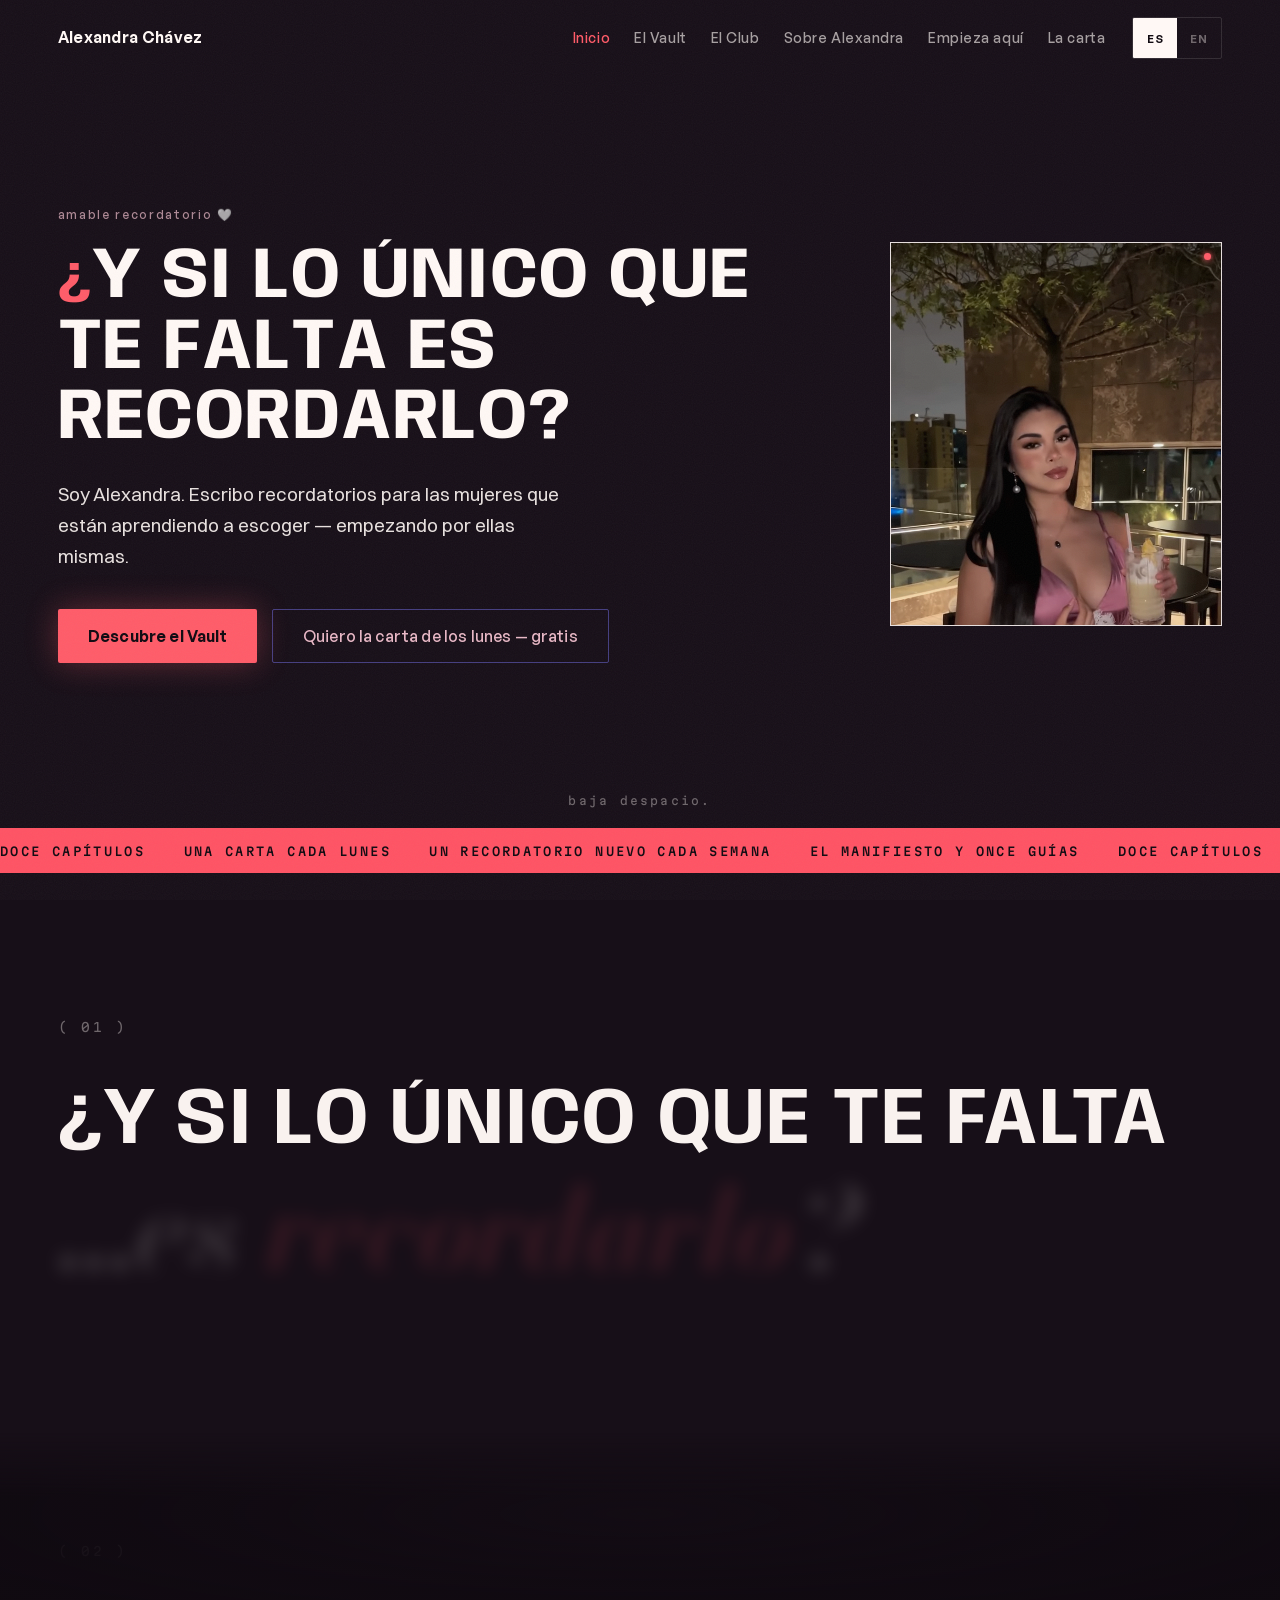
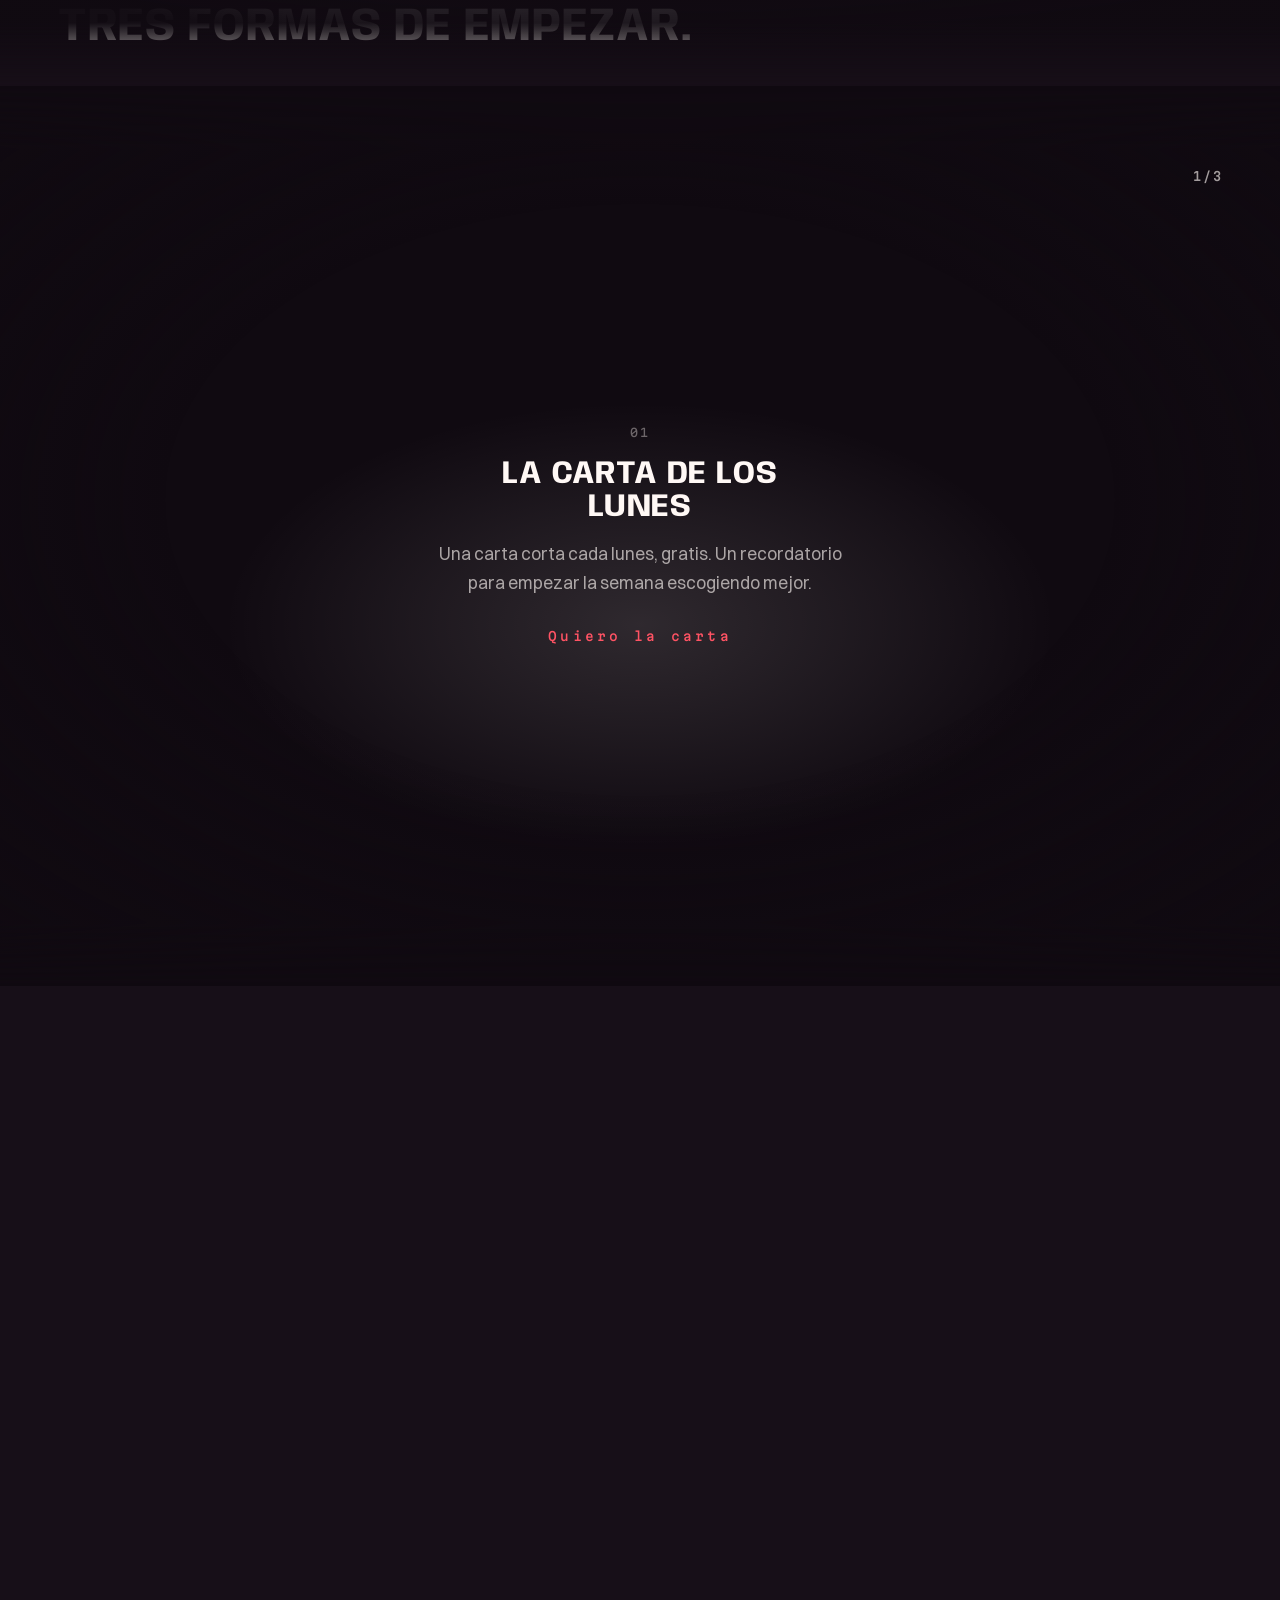
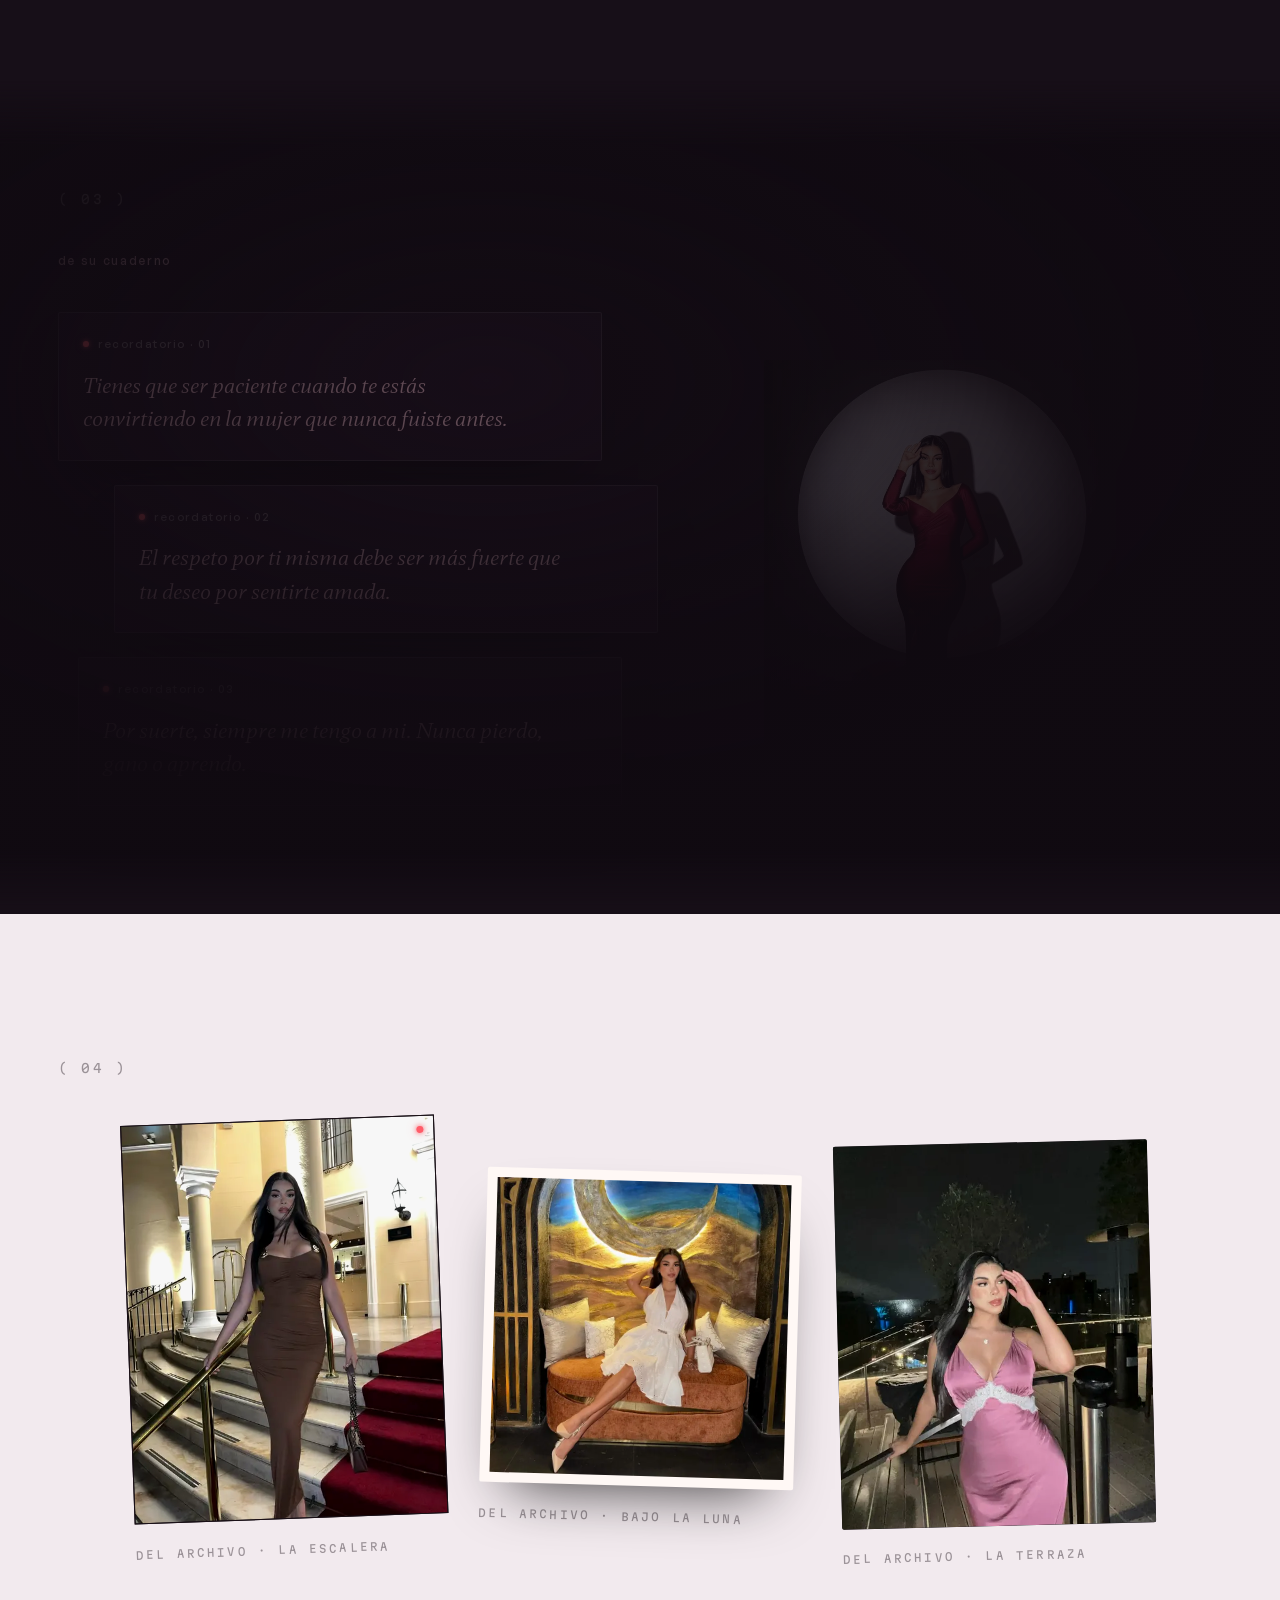
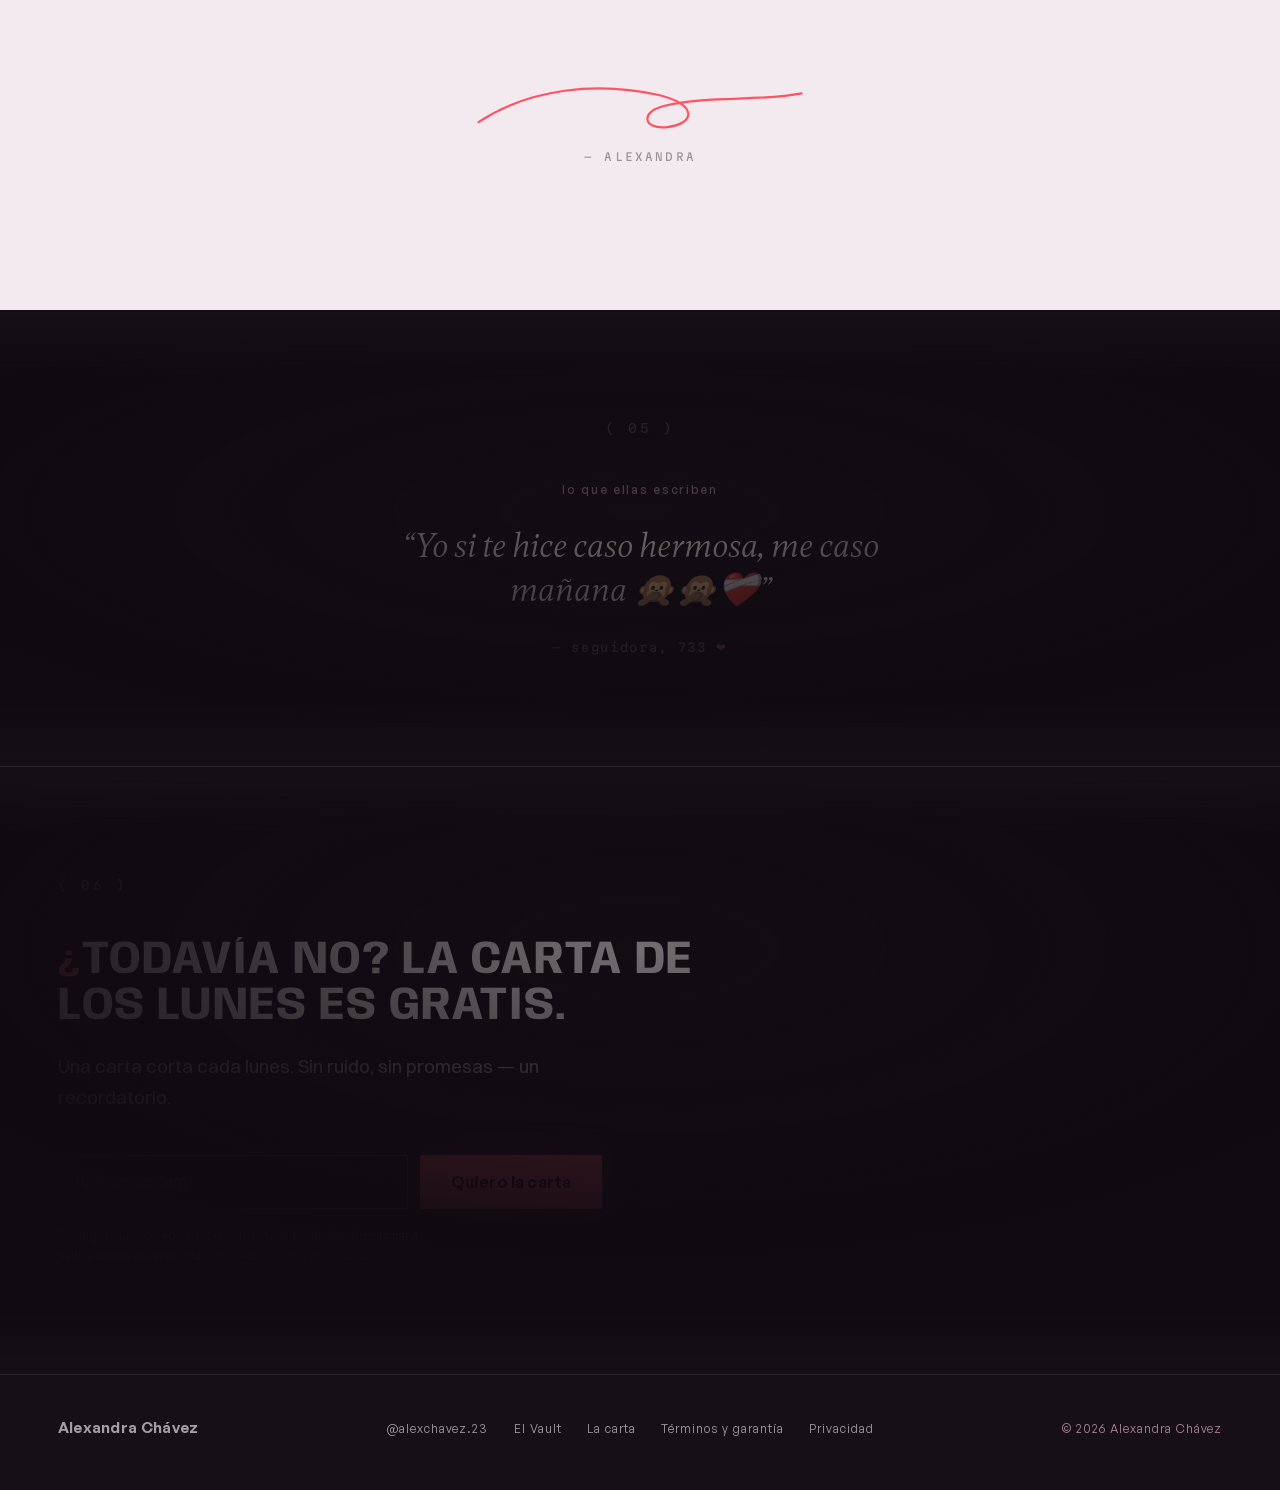
<file: index.html>
<!DOCTYPE html>
<html lang="es" data-lang="es">
<head>
<meta charset="UTF-8">
<meta name="viewport" content="width=device-width, initial-scale=1">
<title>Alexandra Chávez — Recordatorios para escoger bien</title>
<meta name="description" content="Recordatorios escritos para las mujeres que están aprendiendo a escoger — empezando por ellas mismas. La carta de los lunes, El Vault y el Club Recordatorio.">
<link rel="canonical" href="https://soyalexchavez.com/index.html">
<meta property="og:type" content="website">
<meta property="og:title" content="Alexandra Chávez — Recordatorios para escoger bien">
<meta property="og:description" content="Recordatorios escritos para las mujeres que están aprendiendo a escoger — empezando por ellas mismas. La carta de los lunes, El Vault y el Club Recordatorio.">
<meta property="og:url" content="https://soyalexchavez.com/index.html">
<meta property="og:image" content="https://soyalexchavez.com/assets/img/og_index.jpg">
<meta property="og:locale" content="es_MX">
<meta property="og:locale:alternate" content="en_US">
<meta name="theme-color" content="#170F18">
<link rel="icon" href="data:image/svg+xml,%3Csvg xmlns='http://www.w3.org/2000/svg' viewBox='0 0 16 16'%3E%3Crect width='16' height='16' fill='%23170F18'/%3E%3Ccircle cx='8' cy='8' r='3' fill='%23FF5C69'/%3E%3C/svg%3E">

<link rel="preload" href="assets/fonts/v31/Anybody-VF.woff2" as="font" type="font/woff2" crossorigin>
<link rel="preload" href="assets/fonts/GeneralSans-Medium.woff2" as="font" type="font/woff2" crossorigin>
<link rel="preload" href="assets/fonts/switzer-400.woff2" as="font" type="font/woff2" crossorigin>
<link rel="preload" href="assets/video/hero_DNt2entWkak_v_poster.jpg" as="image" media="(max-width:899px)">
<link rel="preload" href="assets/video/hero_DNt2entWkak_p_poster.jpg" as="image" media="(min-width:900px)">
<link rel="stylesheet" href="assets/css/tokens.css">
<link rel="stylesheet" href="assets/css/base.css">
<link rel="stylesheet" href="assets/css/v31.css">
<style>
/* ============ index.html page styles (page-scoped, composed from tokens) ============
   v3.1 AMAZEMENT PASS (Stage 2): kinetic hero · marquee · blur-focus device ·
   spotlight room (the three paths) · scrapbook flip chapter · mono apparatus.
   Copy + i18n content unchanged — presentation layer only. */

/* ---------- HERO — spotlight video + kinetic catchphrase ----------
   v3.1 fix (Gate A #2 / brief pixelation cure "higher bitrate in a smaller
   frame"): the desktop hero video is no longer full-bleed (a 720px-wide IG
   reel stretched to 1280+ was the softest thing on the page). ≥900px the
   re-cut native-resolution plate (720×832, ~1000kbps, zero upscale) sits in
   the framed-plate grammar (membership-hero precedent) beside the kinetic
   headline. <900px keeps the full-bleed room (720w source vs 390-430px
   display — sharp), unchanged. */
.hero{
  min-height:92svh;
  display:flex;flex-direction:column;justify-content:flex-end;
  padding-block:7rem 5.5rem;
  overflow:hidden;
}
.hero__media{position:absolute;inset:0;z-index:0;}
.hero__plate{position:absolute;inset:0;border:0;border-radius:0;overflow:hidden;background:var(--night-deep);}
.hero__plate::after{display:none;}                 /* no notification dot while full-bleed */
.hero__plate video{width:100%;height:100%;object-fit:cover;display:block;}
.hero__media::after{
  content:'';position:absolute;inset:0;
  background:
    linear-gradient(90deg,rgba(16,10,17,.66) 0%,rgba(16,10,17,.18) 60%,rgba(16,10,17,.42) 100%),
    linear-gradient(180deg,rgba(16,10,17,.66) 0%,rgba(16,10,17,.3) 34%,rgba(16,10,17,.5) 62%,rgba(16,10,17,.96) 100%);
}
.hero__inner{position:relative;z-index:2;max-width:none;}
.hero__inner h1{margin-top:1.1rem;}
.hero .v31-kinetic{font-size:clamp(2.2rem,8.6vw,7.6rem);}   /* page-tuned giant (sized for the wdth-97 rest) */
.hero .lede{color:var(--flash-90);margin-top:1.6rem;}
.hero__ctas{display:flex;flex-wrap:wrap;gap:.9rem;margin-top:2.3rem;align-items:center;}
@media (min-width:900px){
  .hero{
    flex-direction:row;align-items:center;justify-content:space-between;
    gap:clamp(2.5rem,5vw,5rem);padding-block:7rem 4.5rem;
  }
  .hero__media{position:relative;inset:auto;z-index:2;order:2;flex:0 0 clamp(19rem,26vw,22.5rem);}
  .hero__media::after{display:none;}               /* the plate IS the light — no scrims */
  .hero__plate{position:relative;inset:auto;border:1.5px solid var(--flash-90);aspect-ratio:720/832;}
  .hero__plate::after{display:block;}              /* plate--frame guava dot returns */
  .hero__plate video{filter:saturate(.94) contrast(1.05) brightness(.95);}
  .hero__inner{flex:1 1 auto;min-width:0;}
  .hero .v31-kinetic{font-size:clamp(3rem,5.6vw,5.9rem);}     /* fits the text column beside the plate */
}
.hero__hint{
  position:absolute;left:50%;bottom:1.1rem;transform:translateX(-50%);z-index:2;
  font-family:var(--v31-mono);font-variation-settings:'wght' 420,'wdth' 100;
  font-size:var(--text-micro);letter-spacing:var(--track-wide);
  text-transform:lowercase;color:var(--flash-faint);white-space:nowrap;
}
html.fr .hero__hint{position:static;transform:none;margin-top:2rem;}

/* ---------- v3.1 poster h2 voice (page-scoped display takeover) ---------- */
main h2{
  font-family:var(--v31-display);
  font-variation-settings:'wght' var(--v31-rest-wght),'wdth' var(--v31-rest-wdth);  /* type-rest rule 2026-07-30 */
  font-size:clamp(1.7rem,5.4vw,2.9rem);
  line-height:1;letter-spacing:var(--v31-rest-track);text-transform:uppercase;
  max-width:24ch;
}
.chap{margin-bottom:var(--space-l);}

/* ---------- BLUR-FOCUS RECORDATORIO DEVICE ---------- */
.blur-sec{padding-block:var(--v31-stage-y);}

/* ---------- THE THREE PATHS — spotlight room staging ---------- */
.paths-intro{padding-bottom:clamp(1.6rem,4vh,2.6rem);}
.paths__list{list-style:none;}
.v31-room{padding-block:var(--section-y);}
.v31-room .v31-room__counter{top:5rem;}   /* clear the fixed nav while the room is pinned */
.v31-room h3{
  font-family:var(--v31-display);
  font-variation-settings:'wght' var(--v31-rest-wght),'wdth' var(--v31-rest-wdth);  /* type-rest rule 2026-07-30 */
  font-size:clamp(1.35rem,4.1vw,2rem);
  line-height:1.04;letter-spacing:.025em;text-transform:uppercase;
}
.path__body{color:var(--flash-dim);max-width:44ch;}
.path__price{
  font-family:var(--v31-mono);font-variation-settings:'wght' 500,'wdth' 88;
  font-feature-settings:'tnum' 1;font-variant-numeric:tabular-nums;
  font-size:var(--text-small);letter-spacing:.06em;color:var(--flash-dim);
}
.path__go{padding-top:.4rem;}

/* ---------- DE SU CUADERNO — reminder rhythm + plate ---------- */
.notebook__grid{display:grid;gap:var(--space-l);margin-top:var(--space-l);}
.notebook__cards{display:flex;flex-direction:column;gap:1.5rem;}
.notebook .reminder__body{max-width:34ch;}
.notebook__plate{max-width:22rem;margin-inline:auto;width:100%;}
.notebook__plate .plate{aspect-ratio:1080/1222;}
@media (min-width:900px){
  .notebook__grid{grid-template-columns:7fr 5fr;gap:var(--space-xl);align-items:center;}
  .notebook__cards .reminder:nth-child(2){margin-left:3.5rem;}
  .notebook__cards .reminder:nth-child(3){margin-left:1.25rem;}
  .notebook__plate{margin-inline:0 auto;}
}

/* ---------- DEL ARCHIVO — scrapbook band on the light polarity ---------- */
.scrapband{padding-block:var(--v31-stage-y);}
.v31-flip .v31-scrap__tag{color:var(--v31-day-faint);}
.v31-flip .plate--frame{border-color:var(--v31-day-ink);}
.scrapband__sig{grid-column:1/-1;align-self:center;display:grid;gap:.6rem;justify-items:center;margin-top:.5rem;}
.scrapband__sig .v31-sig{justify-self:center;}

/* ---------- PROOF EPIGRAPH ---------- */
.proof{text-align:center;}
.proof .meta,.proof .chap{justify-content:center;}
.proof__quote{margin:0;}
.proof__quote p{
  font-family:var(--font-serif);font-style:italic;font-weight:400;
  font-size:var(--text-quote);line-height:var(--leading-snug);
  color:var(--flash);max-width:24ch;margin:var(--space-m) auto 0;
}
.proof__quote .gloss{
  display:block;margin-top:1.1rem;
  font-size:var(--text-small);color:var(--flash-dim);
}
.proof__attr{
  margin-top:var(--space-m);
  font-family:var(--v31-mono);font-variation-settings:'wght' 420,'wdth' 100;
  font-size:var(--text-caption);letter-spacing:var(--track-caps);color:var(--rose-70);
}

/* ---------- LETTER CAPTURE (last) ---------- */
.letter{border-top:1px solid var(--line-soft);}
.letter .lede{margin-top:1.3rem;}
.letter__form{display:flex;flex-direction:column;gap:.8rem;margin-top:var(--space-l);max-width:34rem;}
.letter__form .btn{flex:0 0 auto;}
.letter__privacy{margin-top:1.1rem;font-size:var(--text-caption);letter-spacing:.02em;color:var(--flash-dim);max-width:52ch;}
@media (min-width:640px){
  .letter__form{flex-direction:row;}
  .letter__form input{flex:1 1 auto;}
}
</style>
</head>
<body data-v31-loader="un recordatorio">

<a class="skip-link" href="#contenido" data-i18n="a11y.skip">Saltar al contenido</a>


<header class="site-head">
  <a class="wordmark" href="index.html" aria-label="Alexandra Chávez — inicio"><span aria-hidden="true">Alexandra Chávez</span></a>
  <div class="site-head__right">
    <nav class="nav-links" aria-label="Principal">
      <a href="index.html" aria-current="page" data-i18n="nav.inicio">Inicio</a>
      <a href="vault.html" data-i18n="nav.vault">El Vault</a>
      <a href="membership.html" data-i18n="nav.club">El Club</a>
      <a href="sobre-alex.html" data-i18n="nav.sobre">Sobre Alexandra</a>
      <a href="empieza-aqui.html" data-i18n="nav.empieza">Empieza aquí</a>
      <a href="carta.html" data-i18n="nav.carta">La carta</a>
    </nav>
    <div class="lang-pill" role="group" aria-label="Idioma / Language">
      <button type="button" data-lang-btn="es" aria-pressed="true">ES</button>
      <button type="button" data-lang-btn="en" aria-pressed="false">EN</button>
    </div>
    <button class="nav-toggle" type="button" aria-expanded="false" aria-controls="menu-panel" data-i18n-attr="aria-label:a11y.menu" aria-label="Menú">
      <svg class="ic-open" viewBox="0 0 22 22" fill="none" aria-hidden="true"><path d="M2 6h18M2 11h18M2 16h18" stroke="currentColor" stroke-width="1.6" stroke-linecap="round"/></svg>
      <svg class="ic-close" viewBox="0 0 22 22" fill="none" aria-hidden="true"><path d="M4 4l14 14M18 4L4 18" stroke="currentColor" stroke-width="1.6" stroke-linecap="round"/></svg>
    </button>
  </div>
</header>
<nav class="menu-panel" id="menu-panel" aria-label="Principal (móvil)">
  <a href="index.html" aria-current="page" data-i18n="nav.inicio">Inicio</a>
  <a href="vault.html" data-i18n="nav.vault">El Vault</a>
  <a href="membership.html" data-i18n="nav.club">El Club</a>
  <a href="sobre-alex.html" data-i18n="nav.sobre">Sobre Alexandra</a>
  <a href="empieza-aqui.html" data-i18n="nav.empieza">Empieza aquí</a>
  <a href="carta.html" data-i18n="nav.carta">La carta</a>
</nav>

<main id="contenido">

  
  <section class="spot hero" data-spot="hero" data-hero style="--spot-y:38%;">
    <div class="hero__media" aria-hidden="true">
      
      <div class="plate plate--frame hero__plate">
        <video data-video muted loop playsinline autoplay preload="metadata"
          poster="assets/video/hero_DNt2entWkak_v_poster.jpg" width="720" height="1080"
          data-poster-m="assets/video/hero_DNt2entWkak_v_poster.jpg"
          data-poster-d="assets/video/hero_DNt2entWkak_p_poster.jpg"
          data-webm-m="assets/video/hero_DNt2entWkak_v.webm"
          data-mp4-m="assets/video/hero_DNt2entWkak_v.mp4"
          data-webm-d="assets/video/hero_DNt2entWkak_p.webm"
          data-mp4-d="assets/video/hero_DNt2entWkak_p.mp4"></video>
      </div>
    </div>
    <div class="hero__inner">
      <p class="meta" data-i18n="home.hero.eyebrow">Amable recordatorio 🤍</p>
      <h1 class="v31-kinetic" data-v31-kinetic="load" data-i18n="home.hero.h1"><span class="qo">¿</span>Y si lo único que te falta es recordarlo?</h1>
      <p class="lede" data-i18n="home.hero.sub">Soy Alexandra. Escribo recordatorios para las mujeres que están aprendiendo a escoger — empezando por ellas mismas.</p>
      <div class="hero__ctas">
        <a class="btn" href="vault.html" data-i18n="home.hero.cta.primary">Descubre el Vault</a>
        <a class="btn btn--ghost" href="carta.html" data-i18n="home.hero.cta.secondary">Quiero la carta de los lunes — gratis</a>
      </div>
    </div>
    <p class="hero__hint" data-i18n="home.hero.scrollhint">Baja despacio.</p>
  </section>

  
  <div class="v31-marquee" aria-hidden="true">
    <div class="v31-marquee__track">
      <span>doce capítulos</span><span>una carta cada lunes</span><span>un recordatorio nuevo cada semana</span><span>el manifiesto y once guías</span>
      <span>doce capítulos</span><span>una carta cada lunes</span><span>un recordatorio nuevo cada semana</span><span>el manifiesto y once guías</span>
    </div>
  </div>

  
  <section class="blur-sec">
    <p class="v31-chapter chap" aria-hidden="true">( 01 )</p>
    <div class="v31-blurpair" data-v31-blurpair>
      <p class="v31-blurpair__q" data-i18n="home.blur.q">¿Y si lo único que te falta</p>
      <p class="v31-blurpair__a" data-i18n="home.blur.a">…es <em class="v31-accent">recordarlo</em>?</p>
    </div>
  </section>

  
  <section class="spot paths-intro" data-spot style="--spot-y:32%;">
    <p class="v31-chapter chap" aria-hidden="true">( 02 )</p>
    <h2 data-split data-i18n="home.paths.h2">Tres formas de empezar.</h2>
  </section>
  <section class="v31-room">
    <p class="v31-counter v31-room__counter" data-v31-room-counter aria-hidden="true">1/3</p>
    <ol class="v31-room__stage paths__list">
      <li class="v31-room__item">
        <p class="v31-tag">01</p>
        <h3 data-i18n="home.paths.card1.title">La carta de los lunes</h3>
        <p class="path__body" data-i18n="home.paths.card1.body">Una carta corta cada lunes, gratis. Un recordatorio para empezar la semana escogiendo mejor.</p>
        <p class="path__go"><a class="v31-room__cue" href="carta.html" data-i18n="home.paths.card1.cta">Quiero la carta</a></p>
      </li>
      <li class="v31-room__item">
        <p class="v31-tag">02</p>
        <h3 data-i18n="home.paths.card2.title">El Vault</h3>
        <p class="path__body" data-i18n="home.paths.card2.body">La colección completa: doce capítulos — el Manifiesto y once guías — escritos para quedarse contigo. Se lee en tu teléfono. Es tuyo para siempre.</p>
        <p class="path__price" data-i18n="home.paths.card2.price">Precio fundador · se anuncia al abrir</p>
        <p class="path__go"><a class="v31-room__cue" href="vault.html" data-i18n="home.paths.card2.cta">Descubre el Vault</a></p>
      </li>
      <li class="v31-room__item">
        <p class="v31-tag">03</p>
        <h3 data-i18n="home.paths.card3.title">El Club Recordatorio</h3>
        <p class="path__body" data-i18n="home.paths.card3.body">Un recordatorio nuevo cada semana, el archivo completo y un círculo de mujeres en el mismo proceso.</p>
        <p class="path__price" data-i18n="home.paths.card3.price">Abre después del Vault</p>
        <p class="path__go"><a class="v31-room__cue" href="membership.html" data-i18n="home.paths.card3.cta">Empiezo hoy</a></p>
      </li>
    </ol>
  </section>

  

  
  <section class="spot notebook" data-spot style="--spot-x:38%;--spot-y:36%;">
    <p class="v31-chapter chap" aria-hidden="true">( 03 )</p>
    <p class="meta" data-i18n="home.reminders.eyebrow">De su cuaderno</p>
    <div class="notebook__grid">
      <div class="notebook__cards">
        <article class="reminder">
          <p class="reminder__meta"><span data-i18n="home.reminders.card1.label">Recordatorio · 01</span></p>
          <p class="reminder__body" data-i18n="home.reminders.card1.text">Tienes que ser paciente cuando te estás convirtiendo en la mujer que nunca fuiste antes.</p>
        </article>
        <article class="reminder">
          <p class="reminder__meta"><span data-i18n="home.reminders.card2.label">Recordatorio · 02</span></p>
          <p class="reminder__body" data-i18n="home.reminders.card2.text">El respeto por ti misma debe ser más fuerte que tu deseo por sentirte amada.</p>
        </article>
        <article class="reminder">
          <p class="reminder__meta"><span data-i18n="home.reminders.card3.label">Recordatorio · 03</span></p>
          <p class="reminder__body" data-i18n="home.reminders.card3.text">Por suerte, siempre me tengo a mi. Nunca pierdo, gano o aprendo.</p>
        </article>
      </div>
      <figure class="notebook__plate" data-rise>
        <div class="plate plate--vignette">
          <picture>
            <source type="image/webp" srcset="assets/img/05_DEpq1lIJYKL_640.webp 640w, assets/img/05_DEpq1lIJYKL_1080.webp 1080w" sizes="(min-width:900px) 22rem, 86vw">
            <img src="assets/img/05_DEpq1lIJYKL_1080x1222.jpg" alt="Alexandra de pie dentro de un círculo de luz blanca, vestido rojo sobre fondo oscuro" width="1080" height="1222" loading="lazy" data-i18n-attr="alt:home.notebook.plate.alt">
          </picture>
          <div class="veil"></div>
        </div>
      </figure>
    </div>
  </section>

  
  <section class="v31-flip scrapband">
    <p class="v31-chapter chap" aria-hidden="true">( 04 )</p>
    <h2 class="sr-only" data-i18n="home.scrap.sr">Del archivo</h2>
    <div class="v31-scrap">
      <figure class="v31-scrap__item" style="--tilt:-2.1deg">
        <div class="plate plate--frame" style="aspect-ratio:720/917">
          <picture>
            <source type="image/webp" srcset="assets/img/vault_stairs_480.webp 480w, assets/img/vault_stairs_720.webp 720w" sizes="(min-width:760px) 21rem, 44vw">
            <img src="assets/img/vault_stairs_720.jpg" alt="Alexandra bajando una escalera de mármol con barandas doradas, vestido de satén marrón" loading="lazy" width="720" height="917" data-i18n-attr="alt:home.scrap.alt1">
          </picture>
        </div>
        <figcaption class="v31-scrap__tag" data-i18n="home.scrap.tag1">del archivo ·&nbsp;la escalera</figcaption>
      </figure>
      <figure class="v31-scrap__item" style="--tilt:1.6deg">
        <div class="plate plate--print" style="aspect-ratio:720/723">
          <picture>
            <source type="image/webp" srcset="assets/img/carta_08_720.webp 720w" sizes="(min-width:760px) 21rem, 44vw">
            <img src="assets/img/carta_08_1080.jpg" alt="Alexandra con vestido blanco bajo una luna creciente dorada, entre cojines de seda" loading="lazy" width="720" height="723" data-i18n-attr="alt:home.scrap.alt2">
          </picture>
        </div>
        <figcaption class="v31-scrap__tag" data-i18n="home.scrap.tag2">del archivo ·&nbsp;bajo la luna</figcaption>
      </figure>
      <figure class="v31-scrap__item" style="--tilt:-1.4deg">
        <div class="plate" style="aspect-ratio:720/879">
          <picture>
            <source type="image/webp" srcset="assets/img/club_11_480.webp 480w, assets/img/club_11_720.webp 720w" sizes="(min-width:760px) 21rem, 44vw">
            <img src="assets/img/club_11_720.jpg" alt="Alexandra de noche en una terraza, vestido de satén rosa y aretes de perla" loading="lazy" width="720" height="879" data-i18n-attr="alt:home.scrap.alt3">
          </picture>
        </div>
        <figcaption class="v31-scrap__tag" data-i18n="home.scrap.tag3">del archivo ·&nbsp;la terraza</figcaption>
      </figure>
      <div class="v31-scrap__item scrapband__sig" style="--tilt:0deg">
        <svg class="v31-sig" viewBox="0 0 400 70" aria-hidden="true">
          <path d="M10,52 C70,12 150,4 222,20 C266,30 268,54 230,58 C204,60 200,40 228,33 C282,20 340,28 390,18"/>
        </svg>
        <p class="v31-scrap__tag" data-i18n="home.scrap.sig">— Alexandra</p>
      </div>
    </div>
  </section>

  
  <section class="spot proof" data-spot style="--spot-y:44%;">
    <p class="v31-chapter chap" aria-hidden="true">( 05 )</p>
    <p class="meta" data-i18n="home.proof.eyebrow">Lo que ellas escriben</p>
    <blockquote class="proof__quote">
      <p data-split data-i18n="home.proof.quote">“Yo si te hice caso hermosa, me caso mañana 🙊🙊❤️‍🩹”</p>
      <footer class="proof__attr" data-i18n="home.proof.attribution">— seguidora, 733 ❤</footer>
    </blockquote>
  </section>

  
  <section class="spot letter" data-spot style="--spot-y:30%;">
    <p class="v31-chapter chap" aria-hidden="true">( 06 )</p>
    <h2 data-split data-i18n="home.letter.h2"><span class="qo">¿</span>Todavía no? La carta de los lunes es gratis.</h2>
    <p class="lede" data-i18n="home.letter.body">Una carta corta cada lunes. Sin ruido, sin promesas — un recordatorio.</p>
    
    <form class="letter__form" action="https://app.kit.com/forms/9803782/subscriptions" method="post" data-kit data-kit-success="Listo 🤍 Revisa tu correo y confirma tu suscripción — la carta llega los lunes.">
      <label class="sr-only" for="letter-email" data-i18n="home.letter.form.label">Tu correo</label>
      <input type="email" id="letter-email" name="email_address" required autocomplete="email" placeholder="tu@correo.com" data-i18n-attr="placeholder:home.letter.form.placeholder">
      <button class="btn" type="submit" data-i18n="home.letter.form.button">Quiero la carta</button>
    </form>
    <p class="letter__privacy" data-i18n="home.letter.form.privacy">Te llegará un correo para confirmar tu suscripción. Un clic para salir, cuando quieras. <a href="privacidad.html">Más en la Política de Privacidad.</a></p>
    
    <p class="letter__privacy" hidden data-form-success data-i18n="home.letter.form.success">Revisa tu correo — hay una confirmación esperándote. 🤍</p>
    <p class="letter__privacy" hidden data-form-error data-i18n="home.letter.form.error">Revisa el correo — algo no cuadra.</p>
  </section>

</main>


<div class="cta-bar" data-cta-bar>
  <p class="cta-bar__line" data-i18n="ctabar.line">El Vault abre a su ritmo, no al tuyo.</p>
  <a class="btn btn--small" href="vault.html" data-i18n="ctabar.btn">Descubre el Vault</a>
</div>


<footer class="site-foot">
  <p class="f-name"><span aria-hidden="true">Alexandra Chávez</span><span class="sr-only">Alexandra Chávez</span></p>
  <nav aria-label="Redes y páginas">
    <a href="https://instagram.com/alexchavez.23" rel="noopener">@alexchavez.23</a>
    <a href="vault.html" data-i18n="nav.vault">El Vault</a>
    <a href="carta.html" data-i18n="nav.carta">La carta</a>
    <a href="terminos.html" data-i18n="footer.legal.terms">Términos y garantía</a>
    <a href="privacidad.html" data-i18n="footer.legal.privacy">Privacidad</a>
  </nav>
  <p>© 2026 Alexandra Chávez</p>
</footer>


<script>
(function(){
  var reduced=window.matchMedia('(prefers-reduced-motion: reduce)').matches;
  var desk=window.matchMedia('(min-width:900px)').matches;
  document.querySelectorAll('video[data-video]').forEach(function(v){
    var k=(desk&&v.getAttribute('data-webm-d'))?'d':'m';
    var poster=v.getAttribute('data-poster-'+k);
    if(poster){v.setAttribute('poster',poster);}
    if(reduced){v.removeAttribute('autoplay');return;}
    ['webm','mp4'].forEach(function(t){
      var src=v.getAttribute('data-'+t+'-'+k)||v.getAttribute('data-'+t+'-m');
      if(src){var s=document.createElement('source');s.src=src;s.type='video/'+t;v.appendChild(s);}
    });
    v.load();
    var p=v.play();if(p&&p.catch){p.catch(function(){});}
  });
})();
</script>


<script type="application/json" id="i18n">
{
  "a11y.skip":  {"es":"Saltar al contenido","en":"Skip to content"},
  "a11y.menu":  {"es":"Menú","en":"Menu"},
  "nav.inicio": {"es":"Inicio","en":"Home"},
  "nav.vault":  {"es":"El Vault","en":"The Vault"},
  "nav.club":   {"es":"El Club","en":"The Club"},
  "nav.sobre":  {"es":"Sobre Alexandra","en":"About Alexandra"},
  "nav.empieza":{"es":"Empieza aquí","en":"Start here"},
  "nav.carta":  {"es":"La carta","en":"The letter"},
  "home.hero.eyebrow": {"es":"Amable recordatorio 🤍","en":"A friendly reminder 🤍"},
  "home.hero.h1": {"es":"<span class=\"qo\">¿</span>Y si lo único que te falta es recordarlo?","en":"What if you already know — and only needed reminding?"},
  "home.hero.sub": {"es":"Soy Alexandra. Escribo recordatorios para las mujeres que están aprendiendo a escoger — empezando por ellas mismas.","en":"I'm Alexandra. I write reminders for women who are learning to choose — starting with themselves."},
  "home.hero.cta.primary": {"es":"Descubre el Vault","en":"Discover the Vault"},
  "home.hero.cta.secondary": {"es":"Quiero la carta de los lunes — gratis","en":"I want the Monday letter — free"},
  "home.hero.scrollhint": {"es":"Baja despacio.","en":"Scroll slowly."},
  "home.blur.q": {"es":"¿Y si lo único que te falta","en":"What if you already know"},
  "home.blur.a": {"es":"…es <em class=\"v31-accent\">recordarlo</em>?","en":"…and only needed <em class=\"v31-accent\">reminding</em>?"},
  "home.paths.h2": {"es":"Tres formas de empezar.","en":"Three ways to begin."},
  "home.paths.card1.title": {"es":"La carta de los lunes","en":"The Monday letter"},
  "home.paths.card1.body": {"es":"Una carta corta cada lunes, gratis. Un recordatorio para empezar la semana escogiendo mejor.","en":"A short letter every Monday, free. One reminder to start the week choosing better."},
  "home.paths.card1.cta": {"es":"Quiero la carta","en":"I want the letter"},
  "home.paths.card2.title": {"es":"El Vault","en":"The Vault"},
  "home.paths.card2.body": {"es":"La colección completa: doce capítulos — el Manifiesto y once guías — escritos para quedarse contigo. Se lee en tu teléfono. Es tuyo para siempre.","en":"The complete collection: twelve chapters — the Manifesto and eleven guides — written to stay with you. Read it on your phone. Yours for good."},
  "home.paths.card2.price": {"es":"Precio fundador · se anuncia al abrir","en":"Founder price · announced at opening"},
  "home.paths.card2.cta": {"es":"Descubre el Vault","en":"Discover the Vault"},
  "home.paths.card3.title": {"es":"El Club Recordatorio","en":"The Club Recordatorio"},
  "home.paths.card3.body": {"es":"Un recordatorio nuevo cada semana, el archivo completo y un círculo de mujeres en el mismo proceso.","en":"A new reminder every week, the full archive, and a circle of women in the same process."},
  "home.paths.card3.price": {"es":"Abre después del Vault","en":"Opens after the Vault"},
  "home.paths.card3.cta": {"es":"Empiezo hoy","en":"I start today"},
  "home.reminders.eyebrow": {"es":"De su cuaderno","en":"From her notebook"},
  "home.reminders.card1.label": {"es":"Recordatorio · 01","en":"Reminder · 01"},
  "home.reminders.card1.text": {"es":"Tienes que ser paciente cuando te estás convirtiendo en la mujer que nunca fuiste antes.","en":"You have to be patient while you become the woman you have never been."},
  "home.reminders.card2.label": {"es":"Recordatorio · 02","en":"Reminder · 02"},
  "home.reminders.card2.text": {"es":"El respeto por ti misma debe ser más fuerte que tu deseo por sentirte amada.","en":"Your respect for yourself must be stronger than your desire to feel loved."},
  "home.reminders.card3.label": {"es":"Recordatorio · 03","en":"Reminder · 03"},
  "home.reminders.card3.text": {"es":"Por suerte, siempre me tengo a mi. Nunca pierdo, gano o aprendo.","en":"Luckily, I always have myself. I never lose — I win or I learn."},
  "home.notebook.plate.alt": {"es":"Alexandra de pie dentro de un círculo de luz blanca, vestido rojo sobre fondo oscuro","en":"Alexandra standing inside a circle of white light, red dress against the dark"},
  "home.scrap.sr": {"es":"Del archivo","en":"From the archive"},
  "home.scrap.tag1": {"es":"del archivo ·&nbsp;la escalera","en":"from the archive ·&nbsp;the staircase"},
  "home.scrap.tag2": {"es":"del archivo ·&nbsp;bajo la luna","en":"from the archive ·&nbsp;under the moon"},
  "home.scrap.tag3": {"es":"del archivo ·&nbsp;la terraza","en":"from the archive ·&nbsp;the terrace"},
  "home.scrap.sig": {"es":"— Alexandra","en":"— Alexandra"},
  "home.scrap.alt1": {"es":"Alexandra bajando una escalera de mármol con barandas doradas, vestido de satén marrón","en":"Alexandra descending a marble staircase with gold rails, brown satin dress"},
  "home.scrap.alt2": {"es":"Alexandra con vestido blanco bajo una luna creciente dorada, entre cojines de seda","en":"Alexandra in a white dress beneath a golden crescent moon, among silk pillows"},
  "home.scrap.alt3": {"es":"Alexandra de noche en una terraza, vestido de satén rosa y aretes de perla","en":"Alexandra at night on a rooftop terrace, blush satin dress and pearl earrings"},
  "home.proof.eyebrow": {"es":"Lo que ellas escriben","en":"What they write"},
  "home.proof.quote": {"es":"“Yo si te hice caso hermosa, me caso mañana 🙊🙊❤️‍🩹”","en":"“Yo si te hice caso hermosa, me caso mañana 🙊🙊❤️‍🩹” <span class=\"gloss\">(translation: “I did listen to you, beautiful — I'm getting married tomorrow”)</span>"},
  "home.proof.attribution": {"es":"— seguidora, 733 ❤","en":"— a follower, 733 ❤"},
  "home.letter.h2": {"es":"<span class=\"qo\">¿</span>Todavía no? La carta de los lunes es gratis.","en":"Not yet? The Monday letter is free."},
  "home.letter.body": {"es":"Una carta corta cada lunes. Sin ruido, sin promesas — un recordatorio.","en":"A short letter every Monday. No noise, no promises — a reminder."},
  "home.letter.form.label": {"es":"Tu correo","en":"Your email"},
  "home.letter.form.placeholder": {"es":"tu@correo.com","en":"you@email.com"},
  "home.letter.form.button": {"es":"Quiero la carta","en":"I want the letter"},
  "home.letter.form.privacy": {"es":"Te llegará un correo para confirmar tu suscripción. Un clic para salir, cuando quieras. <a href=\"privacidad.html\">Más en la Política de Privacidad.</a>","en":"You'll get one email to confirm your subscription. One click to leave, whenever you want. <a href=\"privacidad.html\">More in the Privacy Policy.</a>"},
  "home.letter.form.success": {"es":"Revisa tu correo — hay una confirmación esperándote. 🤍","en":"Check your inbox — a confirmation is waiting for you. 🤍"},
  "home.letter.form.error": {"es":"Revisa el correo — algo no cuadra.","en":"Check the address — something doesn't look right."},
  "footer.legal.terms": {"es":"Términos y garantía","en":"Terms &amp; guarantee"},
  "footer.legal.privacy": {"es":"Privacidad","en":"Privacy"},
  "ctabar.line": {"es":"El Vault abre a su ritmo, no al tuyo.","en":"The Vault opens at her pace, not yours."},
  "ctabar.btn":  {"es":"Descubre el Vault","en":"Discover the Vault"}
}
</script>

<script src="assets/js/gsap.min.js"></script>
<script src="assets/js/ScrollTrigger.min.js"></script>
<script src="assets/js/SplitText.min.js"></script>
<script src="assets/js/CustomEase.min.js"></script>
<script src="assets/js/DrawSVGPlugin.min.js"></script>
<script src="assets/js/lenis.min.js"></script>
<script src="assets/js/lang.js"></script>
<script src="assets/js/site.js"></script>
<script src="assets/js/v31.js"></script>
</body>
</html>
</file>
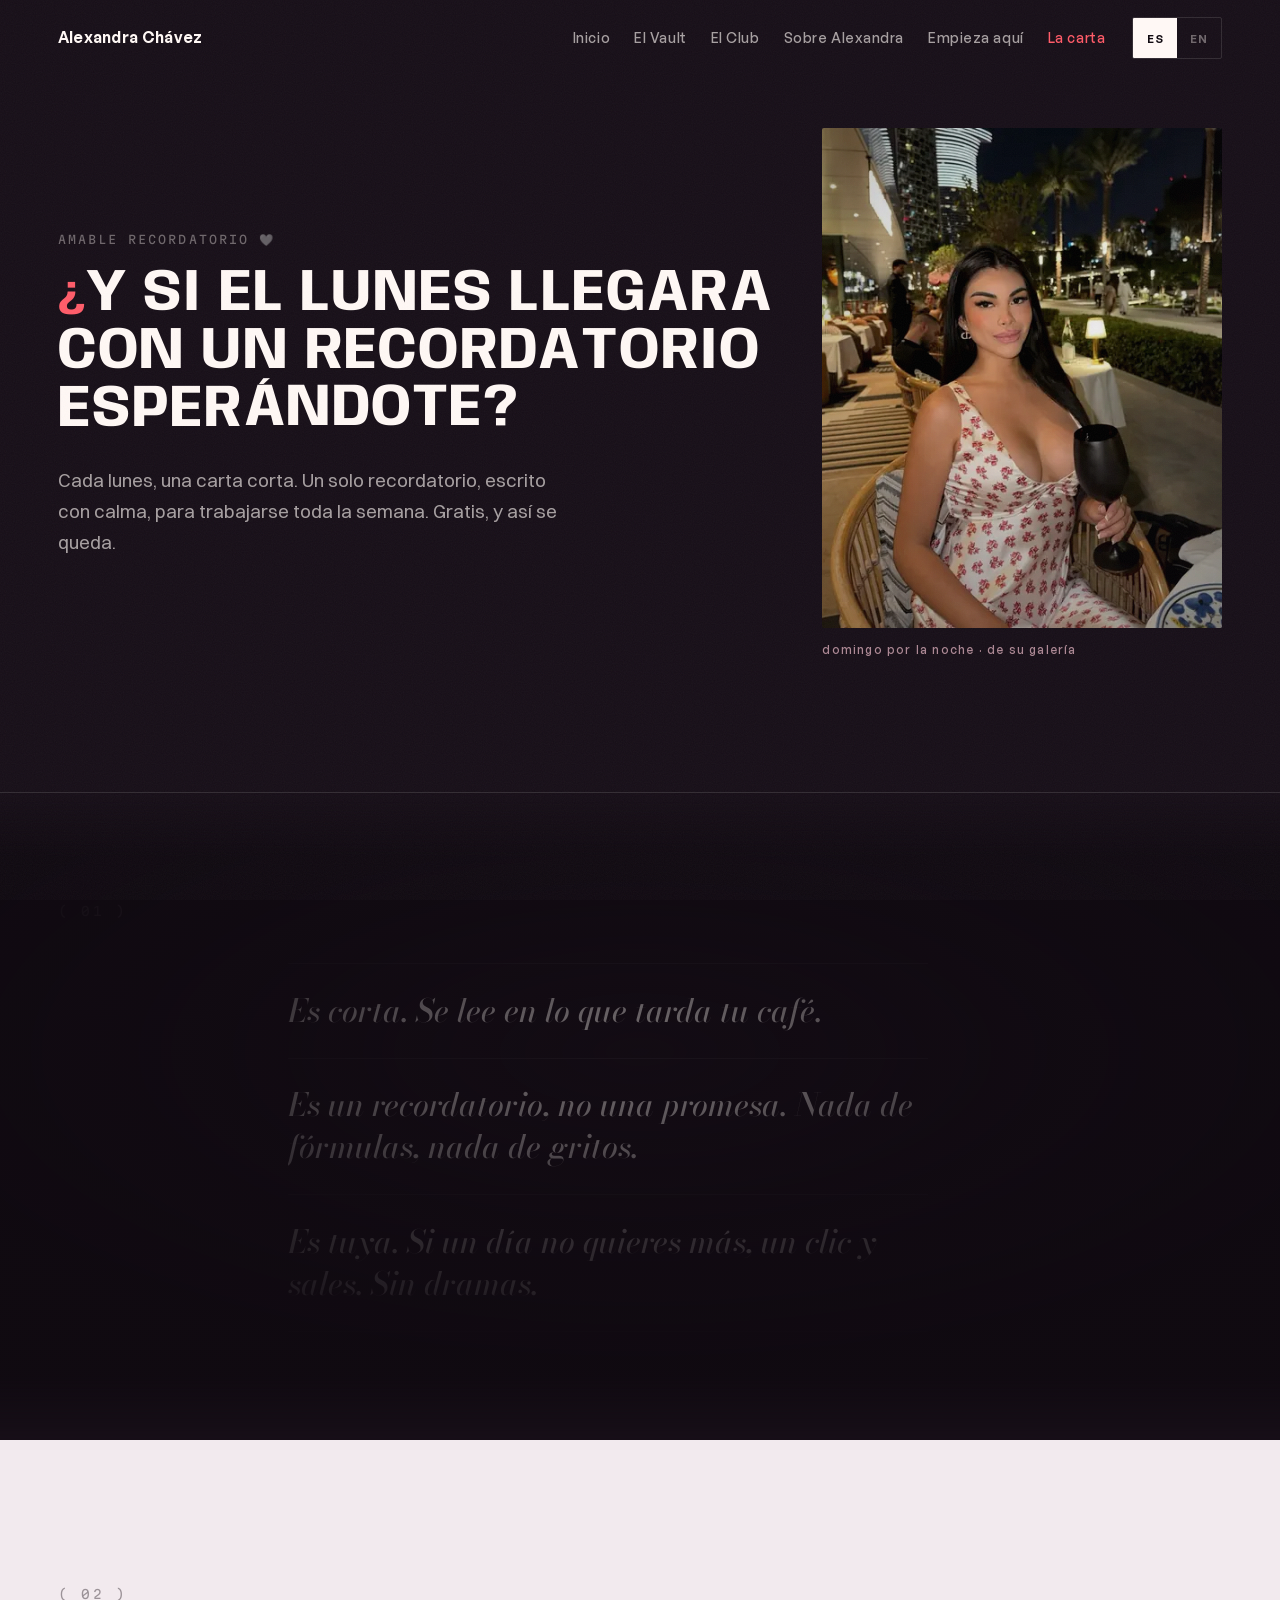
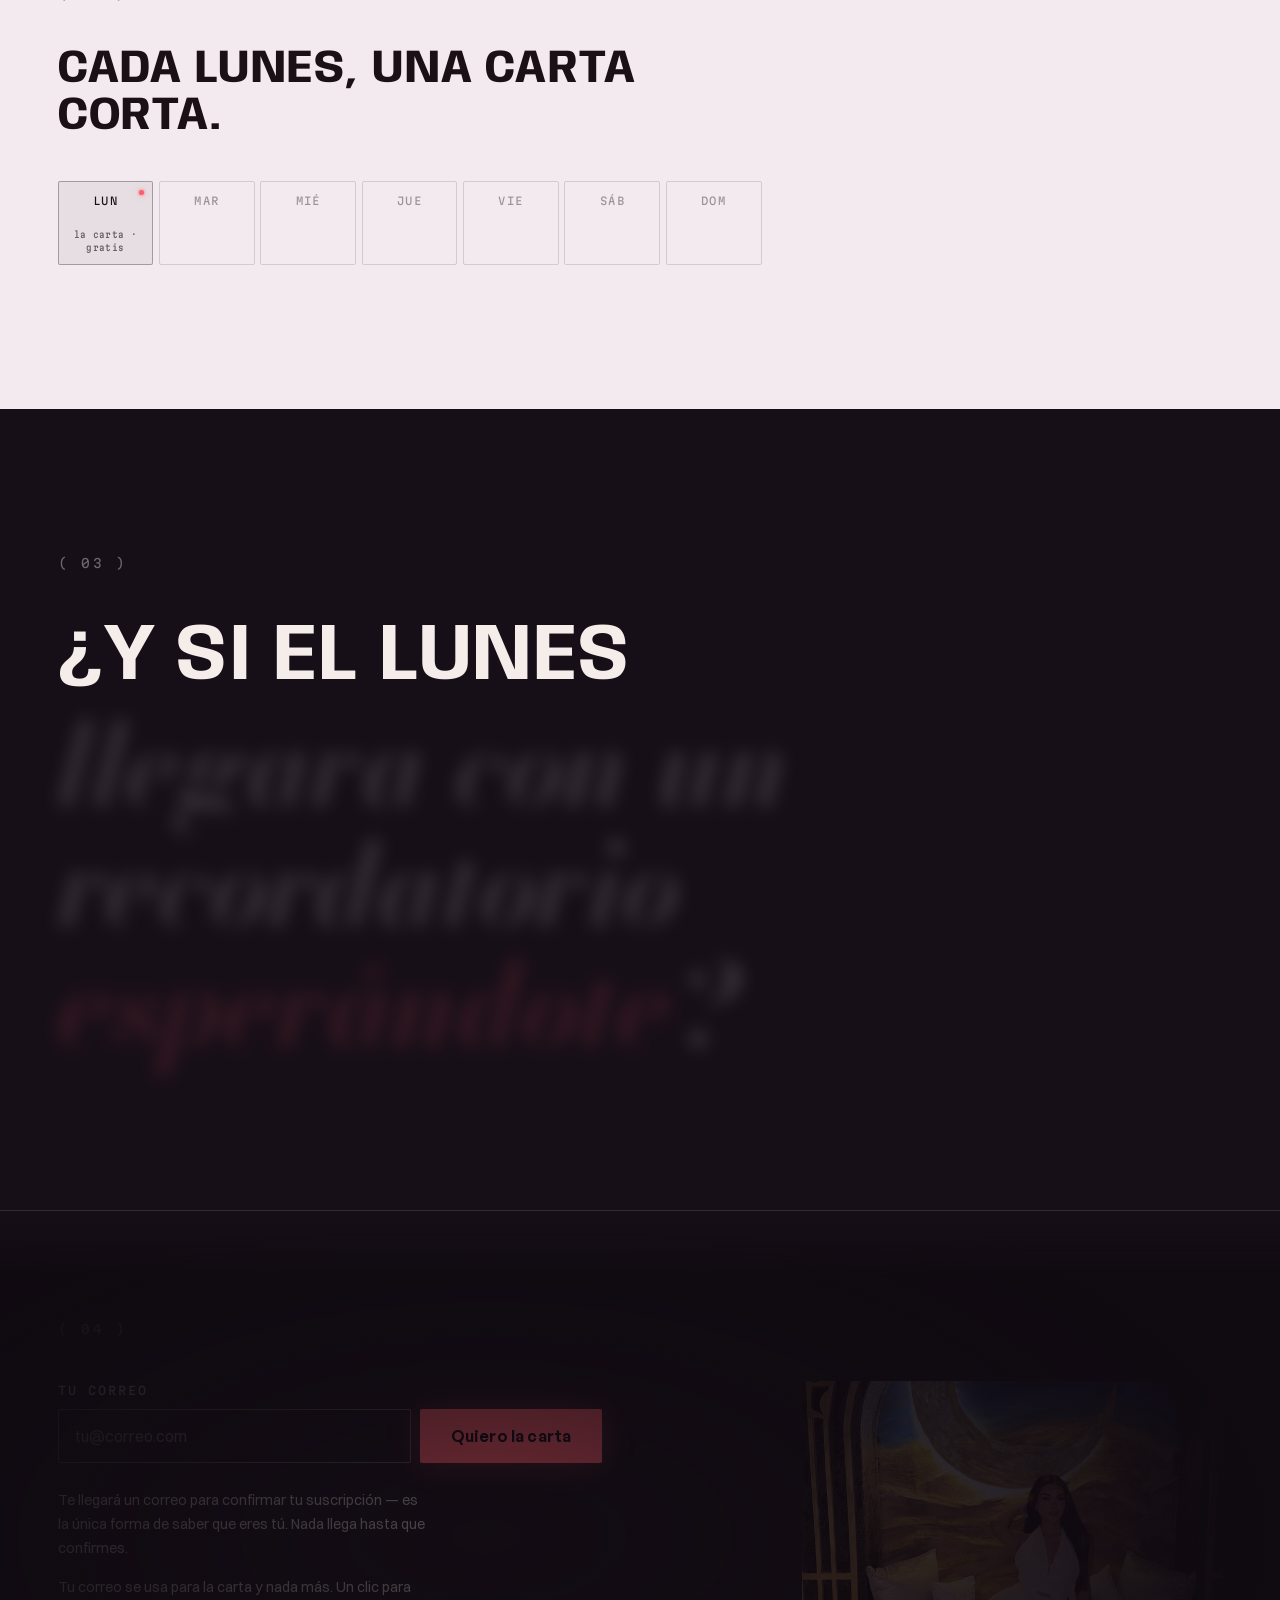
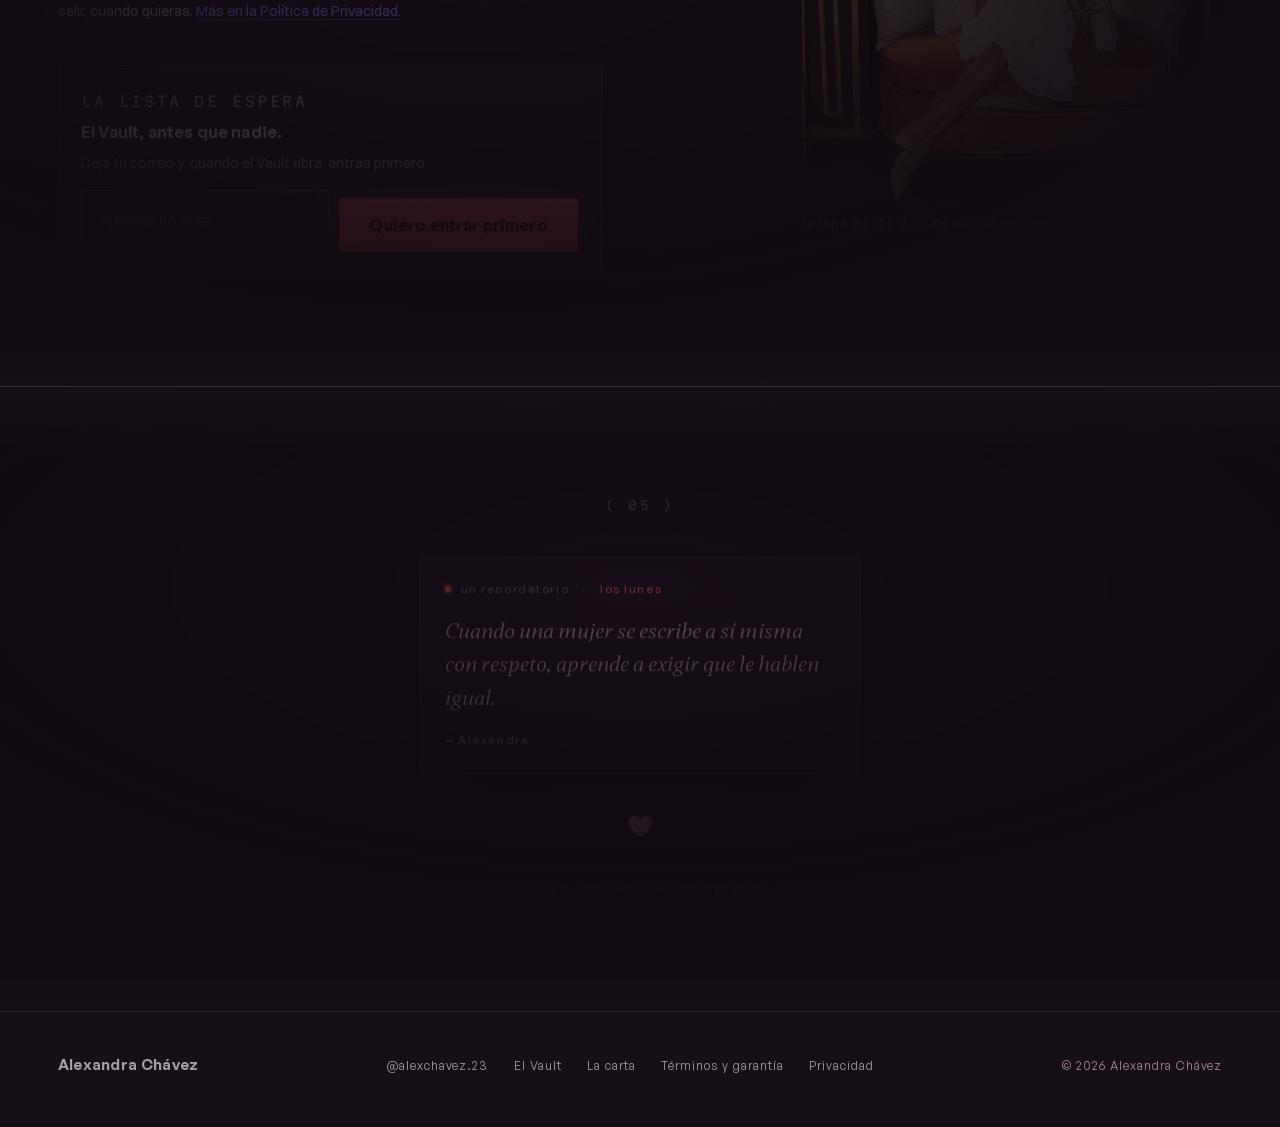
<file: carta.html>
<!DOCTYPE html>
<html lang="es" data-lang="es">
<head>
<meta charset="UTF-8">
<meta name="viewport" content="width=device-width, initial-scale=1">

<title data-i18n="letter.meta.title">La carta de los lunes — Alexandra Chávez</title>
<meta name="description" content="Una carta corta cada lunes, gratis: un recordatorio para empezar la semana escogiendo mejor. Sin ruido. Un clic para salir cuando quieras." data-i18n-attr="content:letter.meta.description">
<link rel="canonical" href="https://soyalexchavez.com/carta.html">
<meta property="og:type" content="website">
<meta property="og:title" content="La carta de los lunes — Alexandra Chávez">
<meta property="og:description" content="Una carta corta cada lunes, gratis: un recordatorio para empezar la semana escogiendo mejor. Sin ruido. Un clic para salir cuando quieras.">
<meta property="og:url" content="https://soyalexchavez.com/carta.html">
<meta property="og:image" content="https://soyalexchavez.com/assets/img/og_carta.jpg">
<meta property="og:locale" content="es_MX">
<meta property="og:locale:alternate" content="en_US">
<meta name="theme-color" content="#170F18">
<link rel="icon" href="data:image/svg+xml,%3Csvg xmlns='http://www.w3.org/2000/svg' viewBox='0 0 16 16'%3E%3Crect width='16' height='16' fill='%23170F18'/%3E%3Ccircle cx='8' cy='8' r='3' fill='%23FF5C69'/%3E%3C/svg%3E">
<link rel="preload" href="assets/fonts/v31/Anybody-VF.woff2" as="font" type="font/woff2" crossorigin>
<link rel="preload" href="assets/fonts/GeneralSans-Medium.woff2" as="font" type="font/woff2" crossorigin>
<link rel="preload" href="assets/fonts/switzer-400.woff2" as="font" type="font/woff2" crossorigin>
<link rel="stylesheet" href="assets/css/tokens.css">
<link rel="stylesheet" href="assets/css/base.css">
<link rel="stylesheet" href="assets/css/v31.css">
<style>
/* ============ carta — page-scoped rules (v3.1 AMAZEMENT PASS, Stage 4) ============ */
.plate picture{display:contents;}

/* v3.1 poster h2 voice (page-scoped display takeover) */
main h2{
  font-family:var(--v31-display);
  font-variation-settings:'wght' var(--v31-rest-wght),'wdth' var(--v31-rest-wdth);  /* type-rest rule 2026-07-30 */
  font-size:clamp(1.7rem,5.4vw,2.9rem);
  line-height:1;letter-spacing:var(--v31-rest-track);text-transform:uppercase;
  max-width:24ch;
}
.chap{margin-bottom:var(--space-l);}

/* Boska must not render on a v3.1 page (weight lever): every h3 falls back
   to the sans voice; specific components re-voice on top. */
main h3{font-family:var(--font-sans);}

/* ---- hero: kinetic question + the sunday-evening plate (photo 07) ---- */
.carta-hero{min-height:88svh;display:flex;align-items:center;padding-top:6.5rem;}
.carta-hero__grid{display:grid;gap:var(--space-xl) var(--space-l);width:100%;align-items:center;}
.carta-hero .v31-kinetic{font-size:clamp(1.7rem,5.1vw,3.7rem);margin-top:var(--space-s);}
.carta-hero__copy .lede{margin-top:var(--space-m);}
.carta-hero__fig{max-width:22rem;}
@media (min-width:900px){
  .carta-hero__grid{grid-template-columns:minmax(0,1fr) minmax(0,400px);}
  .carta-hero__fig{max-width:none;justify-self:end;width:100%;}
}

/* ---- the three quiet truths — the letter's own voice (Bodoni italic) ---- */
.carta-what__list{list-style:none;max-width:44rem;}
.carta-what__list li{
  font-family:var(--v31-serif);font-style:italic;
  font-variation-settings:'wght' 500,'opsz' 60;
  font-size:clamp(1.35rem,4.6vw,2rem);line-height:1.32;color:var(--flash);
  padding-block:var(--space-m);border-top:1px solid var(--line-soft);max-width:32ch;
}
.carta-what__list li:last-child{border-bottom:1px solid var(--line-soft);}
@media (min-width:900px){.carta-what__list{margin-inline:auto;}}

/* ---- the promise chapter — week-strip motif on the light polarity (#8) ----
   Strip grammar identical to membership (mobile-first agenda <640px, the
   printed seven-column week ≥640px), re-inked for the day ground. Only the
   lunes cell carries a label — consistent with membership's lunes cell. */
.carta-week{padding-block:var(--v31-stage-y);}
.week{margin-top:var(--space-l);max-width:44rem;}
.week__strip{list-style:none;display:grid;grid-template-columns:1fr;gap:.3rem;}
.week__day{
  border:1px solid var(--v31-day-line);border-radius:var(--radius);
  padding:.55rem .85rem;position:relative;
  display:flex;align-items:baseline;gap:.9rem;
  font-family:var(--v31-mono);font-variation-settings:'wght' 420,'wdth' 100;
  font-size:.66rem;letter-spacing:.14em;text-transform:uppercase;
  color:var(--v31-day-faint);
}
.week__day--on{border-color:rgba(26,16,22,.32);color:var(--v31-day-ink);background:rgba(26,16,22,.05);}
.week__day--on::before{
  content:'';position:absolute;top:.55rem;right:.55rem;width:5px;height:5px;
  border-radius:var(--radius-round);background:var(--guava);
  box-shadow:0 0 8px var(--guava-glow),0 0 3px var(--guava);
}
.week__what{
  font-variation-settings:'wght' 440,'wdth' 82;
  font-size:.6rem;letter-spacing:.04em;line-height:1.45;
  text-transform:lowercase;color:var(--v31-day-dim);
}
@media (min-width:640px){
  .week__strip{grid-template-columns:repeat(7,minmax(0,1fr));gap:.35rem;}
  .week__day{display:block;text-align:center;padding:.65rem .3rem 3.4rem;}
  .week__what{
    position:absolute;left:.35rem;right:.35rem;bottom:.55rem;
    font-size:.56rem;
  }
}

/* ---- blur-focus beat (#4) — the hero question resolves ---- */
.carta-blur{padding-block:var(--v31-stage-y);}

/* ---- capture ---- */
.carta-form-sec__grid{display:grid;gap:var(--space-xl) var(--space-xl);align-items:start;}
@media (min-width:900px){
  .carta-form-sec__grid{grid-template-columns:minmax(0,1fr) minmax(0,420px);}
}
.carta-form{max-width:34rem;}
.carta-form__label{
  display:block;font-family:var(--v31-mono);font-variation-settings:'wght' 460,'wdth' 100;
  font-size:.72rem;letter-spacing:.18em;text-transform:uppercase;
  color:var(--flash-dim);margin-bottom:var(--space-xs);
}
.carta-form__row{display:flex;flex-direction:column;gap:var(--space-xs);}
@media (min-width:640px){
  .carta-form__row{flex-direction:row;}
  .carta-form__row input{flex:1 1 auto;}
  .carta-form__row .btn{flex:0 0 auto;}
}
.carta-form__msg{margin-top:var(--space-s);font-size:var(--text-small);color:var(--rose);}
.carta-form__msg--err{color:var(--guava-bright);}
.carta-form__note{
  /* gate fix (FB_GATE_carta): legally load-bearing microcopy must clear AA — dim, not faint */
  margin-top:var(--space-s);font-size:var(--text-small);
  color:var(--flash-dim);max-width:var(--measure-lede);
}
.carta-form__note:first-of-type{margin-top:var(--space-m);}
.carta-form-sec__fig{max-width:22rem;}
@media (min-width:900px){.carta-form-sec__fig{max-width:none;justify-self:end;width:100%;position:sticky;top:6.5rem;}}

/* ---- hidden launch slots (designed, off until real) ---- */
.carta-slot{
  margin-top:var(--space-l);max-width:34rem;
  background:var(--night-2);border:1px solid var(--line);border-radius:var(--radius);
  padding:1.5rem 1.4rem 1.6rem;box-shadow:var(--shadow-plate);
  display:grid;gap:.6rem;justify-items:start;
}
.carta-slot[hidden]{display:none;}   /* any display on the component must not defeat hidden */
.carta-slot h3{font-weight:600;font-size:1.02rem;letter-spacing:.01em;color:var(--flash);max-width:none;}
.carta-slot p{font-size:var(--text-small);line-height:1.6;color:var(--flash-dim);max-width:44ch;}
.carta-slot .carta-form__row{width:100%;margin-top:.3rem;}
.carta-slot .btn,.carta-slot .btn--ghost{margin-top:.5rem;}

/* ---- close ---- */
.carta-close{display:flex;flex-direction:column;align-items:center;text-align:center;}
.carta-close .reminder{text-align:left;}
.carta-close .reminder__body{max-width:30ch;}
.carta-close__heart{margin-top:var(--space-l);font-size:1.35rem;line-height:1;}
.carta-crosslink{margin-top:var(--space-l);font-size:var(--text-small);color:var(--flash-faint);}

/* harness neutralisers */
html.fr .carta-hero{min-height:0;}
</style>
</head>
<body>

<a class="skip-link" href="#contenido" data-i18n="a11y.skip">Saltar al contenido</a>


<header class="site-head">
  <a class="wordmark" href="index.html" aria-label="Alexandra Chávez — inicio"><span aria-hidden="true">Alexandra Chávez</span></a>
  <div class="site-head__right">
    <nav class="nav-links" aria-label="Principal">
      <a href="index.html" data-i18n="nav.inicio">Inicio</a>
      <a href="vault.html" data-i18n="nav.vault">El Vault</a>
      <a href="membership.html" data-i18n="nav.club">El Club</a>
      <a href="sobre-alex.html" data-i18n="nav.sobre">Sobre Alexandra</a>
      <a href="empieza-aqui.html" data-i18n="nav.empieza">Empieza aquí</a>
      <a href="carta.html" data-i18n="nav.carta" aria-current="page">La carta</a>
    </nav>
    <div class="lang-pill" role="group" aria-label="Idioma / Language">
      <button type="button" data-lang-btn="es" aria-pressed="true">ES</button>
      <button type="button" data-lang-btn="en" aria-pressed="false">EN</button>
    </div>
    <button class="nav-toggle" type="button" aria-expanded="false" aria-controls="menu-panel" data-i18n-attr="aria-label:a11y.menu" aria-label="Menú">
      <svg class="ic-open" viewBox="0 0 22 22" fill="none" aria-hidden="true"><path d="M2 6h18M2 11h18M2 16h18" stroke="currentColor" stroke-width="1.6" stroke-linecap="round"/></svg>
      <svg class="ic-close" viewBox="0 0 22 22" fill="none" aria-hidden="true"><path d="M4 4l14 14M18 4L4 18" stroke="currentColor" stroke-width="1.6" stroke-linecap="round"/></svg>
    </button>
  </div>
</header>
<nav class="menu-panel" id="menu-panel" aria-label="Principal (móvil)">
  <a href="index.html" data-i18n="nav.inicio">Inicio</a>
  <a href="vault.html" data-i18n="nav.vault">El Vault</a>
  <a href="membership.html" data-i18n="nav.club">El Club</a>
  <a href="sobre-alex.html" data-i18n="nav.sobre">Sobre Alexandra</a>
  <a href="empieza-aqui.html" data-i18n="nav.empieza">Empieza aquí</a>
  <a href="carta.html" data-i18n="nav.carta" aria-current="page">La carta</a>
</nav>

<main id="contenido">

  
  <section class="spot carta-hero" data-spot="hero" data-hero style="--spot-y:38%;">
    <div class="carta-hero__grid">
      <div class="carta-hero__copy">
        <p class="v31-tag" data-i18n="letter.hero.eyebrow">Amable recordatorio 🤍</p>
        <h1 class="v31-kinetic" data-v31-kinetic="load" data-i18n="letter.hero.h1"><span class="qo">¿</span>Y si el lunes llegara con un recordatorio esperándote?</h1>
        <p class="lede" data-i18n="letter.hero.sub">Cada lunes, una carta corta. Un solo recordatorio, escrito con calma, para trabajarse toda la semana. Gratis, y así se queda.</p>
      </div>
      <figure class="carta-hero__fig">
        <div class="plate plate--vignette" style="aspect-ratio:4/5;">
          <picture>
            
            <source type="image/webp" srcset="assets/img/carta_07_480.webp 480w, assets/img/carta_07_720.webp 720w, assets/img/carta_07_1080.webp 1080w" sizes="(min-width:900px) 400px, 88vw">
            <img src="assets/img/carta_07_1080.jpg" alt="Alexandra en una cena al aire libre de noche, vestido floral, luz de vela y la ciudad de fondo" width="1080" height="1254" fetchpriority="high" data-i18n-attr="alt:letter.plate1.alt">
          </picture>
          <div class="veil"></div>
        </div>
        <figcaption data-i18n="letter.plate1.cap">domingo por la noche · de su galería</figcaption>
      </figure>
    </div>
  </section>

  
  <section class="spot carta-what" data-spot style="border-top:1px solid var(--line);">
    <p class="v31-chapter chap" aria-hidden="true">( 01 )</p>
    <ul class="carta-what__list">
      <li data-split data-i18n="letter.what.item1">Es corta. Se lee en lo que tarda tu&nbsp;café.</li>
      <li data-split data-i18n="letter.what.item2">Es un recordatorio, no una promesa. Nada de fórmulas, nada de gritos.</li>
      <li data-split data-i18n="letter.what.item3">Es tuya. Si un día no quieres más, un clic y sales. Sin dramas.</li>
    </ul>
  </section>

  
  <section class="v31-flip carta-week">
    <p class="v31-chapter chap" aria-hidden="true">( 02 )</p>
    <h2 data-i18n="carta.week.h2">Cada lunes, una carta corta.</h2>
    <div class="week">
      <h3 class="sr-only" data-i18n="carta.week.sr">El ritmo de la carta</h3>
      <ul class="week__strip">
        <li class="week__day week__day--on"><span data-i18n="carta.week.d1">lun</span><span class="week__what" data-i18n="carta.week.lun">la carta · gratis</span></li>
        <li class="week__day"><span data-i18n="carta.week.d2">mar</span></li>
        <li class="week__day"><span data-i18n="carta.week.d3">mié</span></li>
        <li class="week__day"><span data-i18n="carta.week.d4">jue</span></li>
        <li class="week__day"><span data-i18n="carta.week.d5">vie</span></li>
        <li class="week__day"><span data-i18n="carta.week.d6">sáb</span></li>
        <li class="week__day"><span data-i18n="carta.week.d7">dom</span></li>
      </ul>
    </div>
  </section>

  
  <section class="carta-blur">
    <p class="v31-chapter chap" aria-hidden="true">( 03 )</p>
    <div class="v31-blurpair" data-v31-blurpair>
      <p class="v31-blurpair__q" data-i18n="carta.blur.q">¿Y si el lunes</p>
      <p class="v31-blurpair__a" data-i18n="carta.blur.a">llegara con un recordatorio <em class="v31-accent">esperándote</em>?</p>
    </div>
  </section>

  
  <section class="spot carta-form-sec" data-spot id="carta-form" style="--spot-x:38%;--spot-y:42%;border-top:1px solid var(--line);">
    <p class="v31-chapter chap" aria-hidden="true">( 04 )</p>
    <div class="carta-form-sec__grid">
      <div>
        
        <form class="carta-form" method="post" action="https://app.kit.com/forms/9803782/subscriptions" data-kit data-kit-success="Listo 🤍 Revisa tu correo y confirma tu suscripción — la carta llega los lunes.">
          <label class="carta-form__label" for="carta-email" data-i18n="letter.form.label">Tu correo</label>
          <div class="carta-form__row">
            <input type="email" id="carta-email" name="email_address" required autocomplete="email" inputmode="email" placeholder="tu@correo.com" data-i18n-attr="placeholder:letter.form.placeholder">
            <button type="submit" class="btn" data-i18n="letter.form.button">Quiero la carta</button>
          </div>
          
          <div aria-live="polite">
            <p class="carta-form__msg" hidden data-i18n="letter.form.success">Revisa tu correo — hay una confirmación esperándote. Nos vemos el lunes. 🤍</p>
            <p class="carta-form__msg carta-form__msg--err" hidden data-i18n="letter.form.error">Revisa el correo — algo no cuadra.</p>
          </div>
          <p class="carta-form__note" data-i18n="letter.form.doubleoptin">Te llegará un correo para confirmar tu suscripción — es la única forma de saber que eres tú. Nada llega hasta que confirmes.</p>
          
          <p class="carta-form__note" data-i18n="letter.form.privacy">Tu correo se usa para la carta y nada más. Un clic para salir, cuando quieras. <a href="privacidad.html">Más en la Política de Privacidad.</a></p>
        </form>

        
        <form class="carta-slot" id="lista-de-espera" method="post" action="https://app.kit.com/forms/9803791/subscriptions" data-kit data-kit-success="Listo 🤍 Revisa tu correo y confirma — cuando el Vault abra, entras primero." data-waitlist-slot>
          <p class="v31-tag" data-i18n="carta.wait.tag">la lista de espera</p>
          <h3 data-i18n="carta.wait.h3">El Vault, antes que nadie.</h3>
          <p data-i18n="carta.wait.line">Deja tu correo y, cuando el Vault abra, entras primero.</p>
          <label class="sr-only" for="wait-email" data-i18n="carta.wait.label">Tu correo</label>
          <div class="carta-form__row">
            <input type="email" id="wait-email" name="email_address" required autocomplete="email" inputmode="email" placeholder="tu@correo.com" data-i18n-attr="placeholder:letter.form.placeholder">
            <button type="submit" class="btn" data-i18n="carta.wait.cta">Quiero entrar primero</button>
          </div>
        </form>

        
        <aside class="carta-slot" hidden data-training-slot>
          <p class="v31-tag" data-i18n="carta.training.tag">entrenamiento gratuito</p>
          <h3 data-i18n="carta.training.h3">Un entrenamiento gratuito en dos partes, con su cuaderno.</h3>
          <p data-i18n="carta.training.line">Dos videos cortos y un cuaderno PDF para trabajarlos, directo a tu correo.</p>
          
          <a class="btn btn--ghost" href="#kit-training-form" data-i18n="carta.training.cta">Quiero el entrenamiento</a>
        </aside>
      </div>

      <figure class="carta-form-sec__fig" data-rise>
        <div class="plate plate--vignette" style="aspect-ratio:1;">
          <picture>
            <source type="image/webp" srcset="assets/img/carta_08_720.webp 720w, assets/img/carta_08_1080.webp 1080w" sizes="(min-width:900px) 420px, 88vw">
            <img src="assets/img/carta_08_1080.jpg" alt="Alexandra con vestido blanco bajo una luna creciente dorada, entre cojines de seda" width="1080" height="1085" loading="lazy" data-i18n-attr="alt:letter.plate2.alt">
          </picture>
          <div class="veil"></div>
        </div>
        <figcaption data-i18n="letter.plate2.cap">la luna de los domingos · de su galería</figcaption>
      </figure>
    </div>
  </section>

  
  <section class="spot carta-close" data-spot style="--spot-y:32%;border-top:1px solid var(--line);">
    <p class="v31-chapter chap" aria-hidden="true">( 05 )</p>
    <article class="reminder">
      <p class="reminder__meta"><span data-i18n="letter.reminder.meta">un recordatorio</span>&nbsp;·&nbsp;<span class="reminder__time" data-i18n="letter.reminder.when">los lunes</span></p>
      <p class="reminder__body" data-i18n="letter.reminder.text">Cuando una mujer se escribe a sí misma con respeto, aprende a exigir que le hablen igual.</p>
      <p class="reminder__sig" data-i18n="letter.reminder.sig">— Alexandra</p>
    </article>
    <p class="carta-close__heart" aria-hidden="true" data-i18n="letter.reminder.close">🩷</p>
    <p class="carta-crosslink" data-i18n="letter.crosslink">¿Buscas la colección completa? <a href="vault.html">El Vault →</a></p>
  </section>

</main>


<div class="cta-bar" data-cta-bar>
  <p class="cta-bar__line" data-i18n="ctabar.line">La carta de los lunes es gratis.</p>
  <a class="btn btn--small" href="#carta-form" data-i18n="ctabar.btn">Quiero la carta</a>
</div>


<footer class="site-foot">
  <p class="f-name"><span aria-hidden="true">Alexandra Chávez</span><span class="sr-only">Alexandra Chávez</span></p>
  <nav aria-label="Redes y páginas">
    <a href="https://instagram.com/alexchavez.23" rel="noopener">@alexchavez.23</a>
    <a href="vault.html" data-i18n="nav.vault">El Vault</a>
    <a href="carta.html" data-i18n="nav.carta">La carta</a>
    <a href="terminos.html" data-i18n="footer.legal.terms">Términos y garantía</a>
    <a href="privacidad.html" data-i18n="footer.legal.privacy">Privacidad</a>
  </nav>
  <p>© 2026 Alexandra Chávez</p>
</footer>


<script type="application/json" id="i18n">
{
  "a11y.skip":  {"es":"Saltar al contenido","en":"Skip to content"},
  "a11y.menu":  {"es":"Menú","en":"Menu"},
  "nav.inicio": {"es":"Inicio","en":"Home"},
  "nav.vault":  {"es":"El Vault","en":"The Vault"},
  "nav.club":   {"es":"El Club","en":"The Club"},
  "nav.sobre":  {"es":"Sobre Alexandra","en":"About Alexandra"},
  "nav.empieza":{"es":"Empieza aquí","en":"Start here"},
  "nav.carta":  {"es":"La carta","en":"The letter"},
  "letter.meta.title": {"es":"La carta de los lunes — Alexandra Chávez","en":"The Monday letter — Alexandra Chávez"},
  "letter.meta.description": {"es":"Una carta corta cada lunes, gratis: un recordatorio para empezar la semana escogiendo mejor. Sin ruido. Un clic para salir cuando quieras.","en":"A short letter every Monday, free: one reminder to start the week choosing better. No noise. One click to leave whenever you want."},
  "letter.hero.eyebrow": {"es":"Amable recordatorio 🤍","en":"A friendly reminder 🤍"},
  "letter.hero.h1": {"es":"<span class=\"qo\">¿</span>Y si el lunes llegara con un recordatorio esperándote?","en":"What if Monday arrived with a reminder waiting for&nbsp;you?"},
  "letter.hero.sub": {"es":"Cada lunes, una carta corta. Un solo recordatorio, escrito con calma, para trabajarse toda la semana. Gratis, y así se queda.","en":"Every Monday, a short letter. One reminder, written calmly, to practice all week. Free — and it stays that way."},
  "letter.plate1.alt": {"es":"Alexandra en una cena al aire libre de noche, vestido floral, luz de vela y la ciudad de fondo","en":"Alexandra at an open-air dinner at night, floral dress, candlelight, the city behind her"},
  "letter.plate1.cap": {"es":"domingo por la noche · de su galería","en":"sunday evening · from her gallery"},
  "letter.what.item1": {"es":"Es corta. Se lee en lo que tarda tu&nbsp;café.","en":"It's short. It takes as long as your coffee."},
  "letter.what.item2": {"es":"Es un recordatorio, no una promesa. Nada de fórmulas, nada de gritos.","en":"It's a reminder, not a promise. No formulas, no shouting."},
  "letter.what.item3": {"es":"Es tuya. Si un día no quieres más, un clic y sales. Sin dramas.","en":"It's yours. If one day you want out, one click and you're gone. No drama."},
  "carta.week.h2": {"es":"Cada lunes, una carta corta.","en":"Every Monday, a short letter."},
  "carta.week.sr": {"es":"El ritmo de la carta","en":"The rhythm of the letter"},
  "carta.week.d1": {"es":"lun","en":"mon"},
  "carta.week.d2": {"es":"mar","en":"tue"},
  "carta.week.d3": {"es":"mié","en":"wed"},
  "carta.week.d4": {"es":"jue","en":"thu"},
  "carta.week.d5": {"es":"vie","en":"fri"},
  "carta.week.d6": {"es":"sáb","en":"sat"},
  "carta.week.d7": {"es":"dom","en":"sun"},
  "carta.week.lun": {"es":"la carta · gratis","en":"the letter · free"},
  "carta.blur.q": {"es":"¿Y si el lunes","en":"What if Monday"},
  "carta.blur.a": {"es":"llegara con un recordatorio <em class=\"v31-accent\">esperándote</em>?","en":"arrived with a reminder <em class=\"v31-accent\">waiting</em> for&nbsp;you?"},
  "letter.form.label": {"es":"Tu correo","en":"Your email"},
  "letter.form.placeholder": {"es":"tu@correo.com","en":"you@email.com"},
  "letter.form.button": {"es":"Quiero la carta","en":"I want the letter"},
  "letter.form.doubleoptin": {"es":"Te llegará un correo para confirmar tu suscripción — es la única forma de saber que eres tú. Nada llega hasta que confirmes.","en":"You'll receive one email to confirm your subscription — it's the only way we know it's really you. Nothing arrives until you confirm."},
  "letter.form.privacy": {"es":"Tu correo se usa para la carta y nada más. Un clic para salir, cuando quieras. <a href=\"privacidad.html\">Más en la Política de Privacidad.</a>","en":"Your email is used for the letter and nothing else. One click to leave, whenever you want. <a href=\"privacidad.html\">More in the Privacy Policy.</a>"},
  "letter.form.success": {"es":"Revisa tu correo — hay una confirmación esperándote. Nos vemos el lunes. 🤍","en":"Check your inbox — a confirmation is waiting for you. See you Monday. 🤍"},
  "letter.form.error": {"es":"Revisa el correo — algo no cuadra.","en":"Check the address — something doesn't look right."},
  "carta.wait.tag": {"es":"la lista de espera","en":"the waitlist"},
  "carta.wait.h3": {"es":"El Vault, antes que nadie.","en":"The Vault, before anyone else."},
  "carta.wait.line": {"es":"Deja tu correo y, cuando el Vault abra, entras primero.","en":"Leave your email and, when the Vault opens, you go in first."},
  "carta.wait.label": {"es":"Tu correo","en":"Your email"},
  "carta.wait.cta": {"es":"Quiero entrar primero","en":"I want in first"},
  "carta.training.tag": {"es":"entrenamiento gratuito","en":"free training"},
  "carta.training.h3": {"es":"Un entrenamiento gratuito en dos partes, con su cuaderno.","en":"A free training in two parts, with its own workbook."},
  "carta.training.line": {"es":"Dos videos cortos y un cuaderno PDF para trabajarlos, directo a tu correo.","en":"Two short videos and a PDF workbook to practice them, straight to your inbox."},
  "carta.training.cta": {"es":"Quiero el entrenamiento","en":"I want the training"},
  "letter.plate2.alt": {"es":"Alexandra con vestido blanco bajo una luna creciente dorada, entre cojines de seda","en":"Alexandra in a white dress beneath a golden crescent moon, among silk pillows"},
  "letter.plate2.cap": {"es":"la luna de los domingos · de su galería","en":"the sunday moon · from her gallery"},
  "letter.reminder.meta": {"es":"un recordatorio","en":"a reminder"},
  "letter.reminder.when": {"es":"los lunes","en":"on Mondays"},
  "letter.reminder.text": {"es":"Cuando una mujer se escribe a sí misma con respeto, aprende a exigir que le hablen igual.","en":"When a woman writes to herself with respect, she learns to require the same in return."},
  "letter.reminder.sig": {"es":"— Alexandra","en":"— Alexandra"},
  "letter.reminder.close": {"es":"🩷","en":"🩷"},
  "letter.crosslink": {"es":"¿Buscas la colección completa? <a href=\"vault.html\">El Vault →</a>","en":"Looking for the complete collection? <a href=\"vault.html\">The Vault →</a>"},
  "footer.legal.terms": {"es":"Términos y garantía","en":"Terms &amp; guarantee"},
  "footer.legal.privacy": {"es":"Privacidad","en":"Privacy"},
  "ctabar.line": {"es":"La carta de los lunes es gratis.","en":"The Monday letter is free."},
  "ctabar.btn":  {"es":"Quiero la carta","en":"I want the letter"}
}
</script>

<script src="assets/js/gsap.min.js"></script>
<script src="assets/js/ScrollTrigger.min.js"></script>
<script src="assets/js/SplitText.min.js"></script>
<script src="assets/js/CustomEase.min.js"></script>
<script src="assets/js/DrawSVGPlugin.min.js"></script>
<script src="assets/js/lenis.min.js"></script>
<script src="assets/js/lang.js"></script>
<script src="assets/js/site.js"></script>
<script src="assets/js/v31.js"></script>
</body>
</html>
</file>
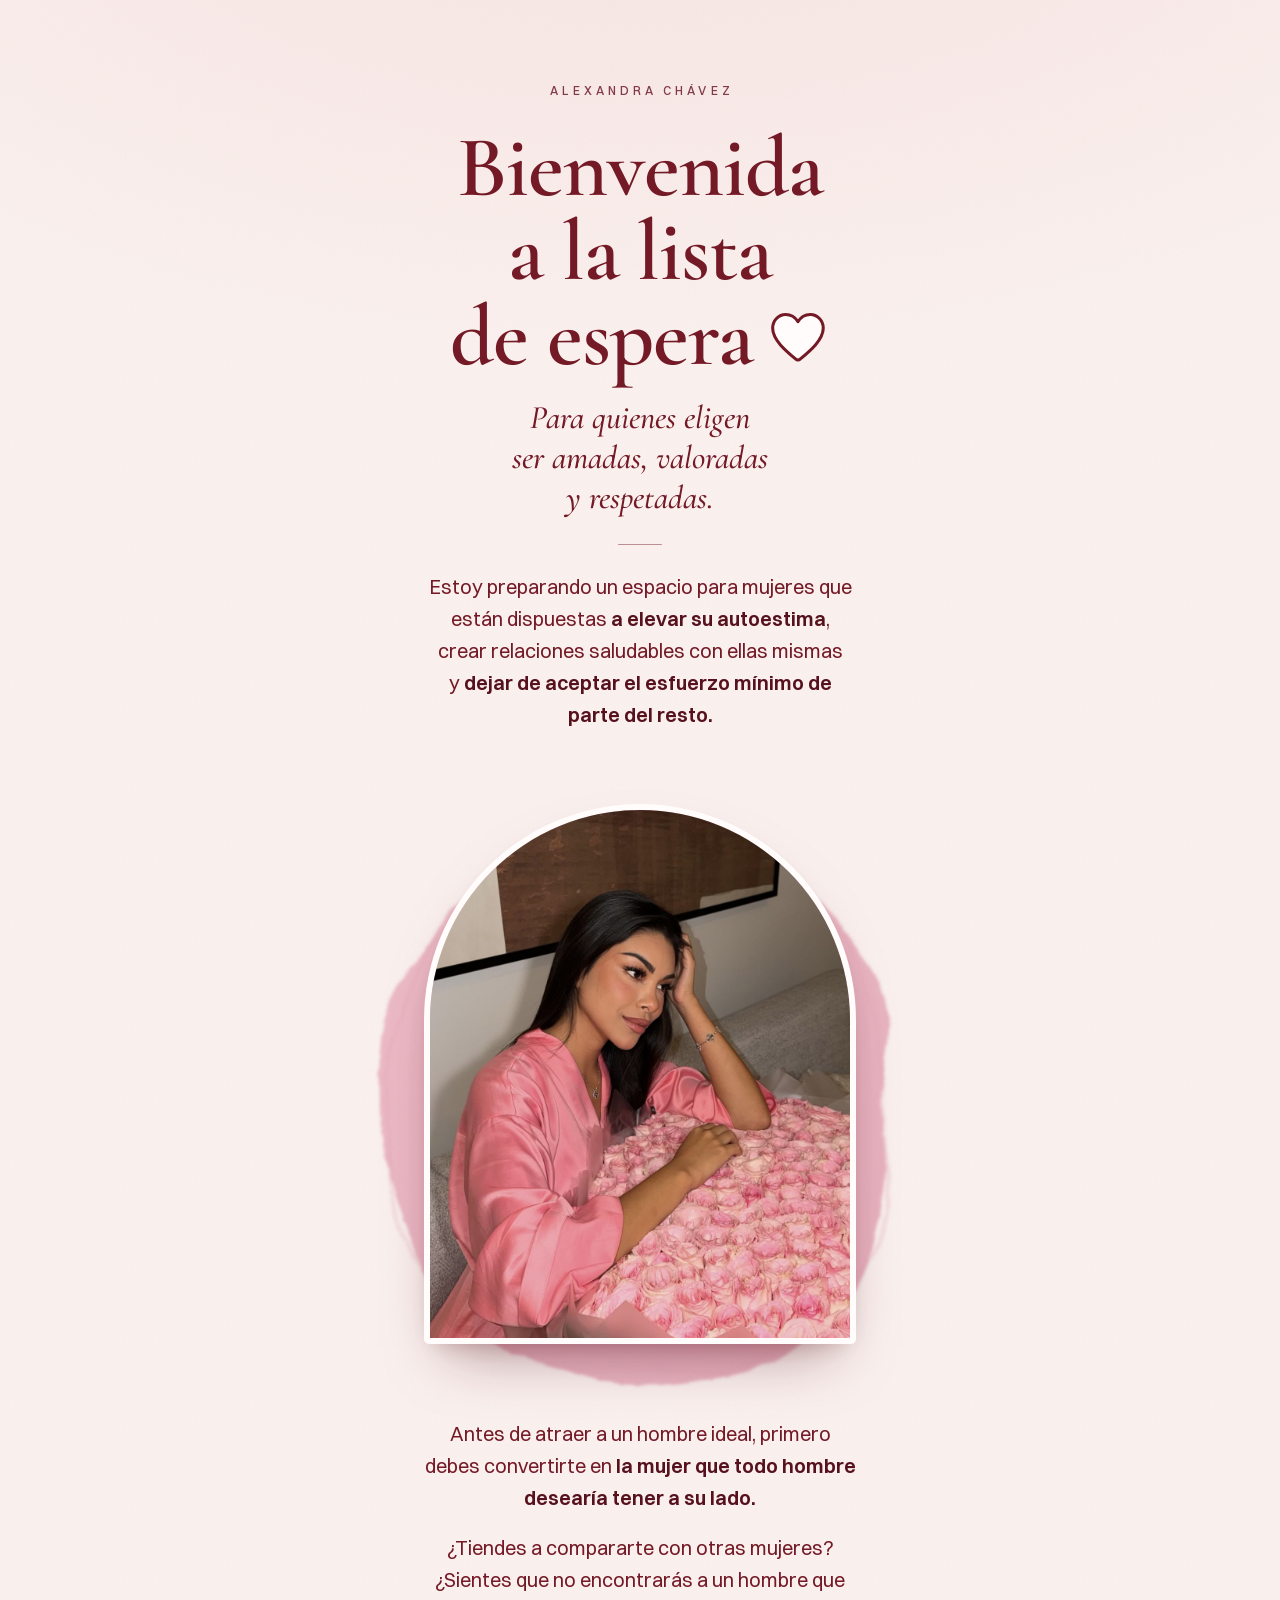
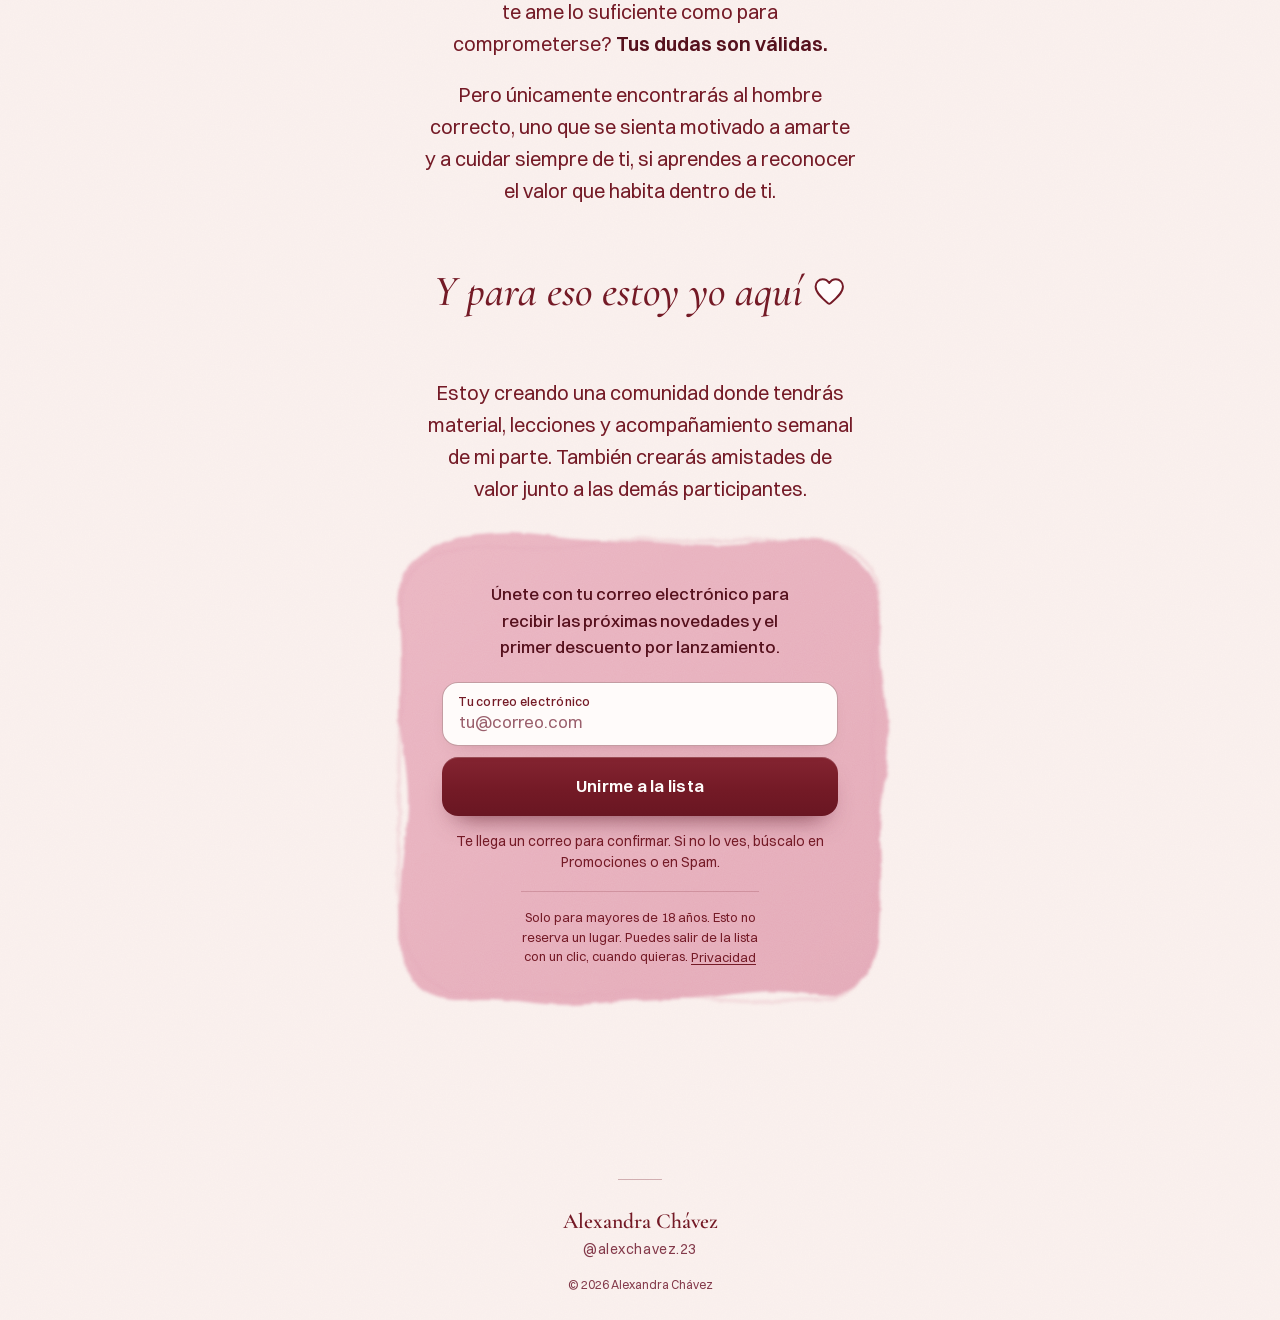
<file: comunidad.html>
<!DOCTYPE html>
<html lang="es">
<head>
<meta charset="UTF-8">
<meta name="viewport" content="width=device-width, initial-scale=1, viewport-fit=cover">
<title>Bienvenida a la lista de espera · Alexandra Chávez</title>
<meta name="description" content="Para quienes eligen ser amadas, valoradas y respetadas. Únete con tu correo a la lista de espera de la comunidad de Alexandra Chávez.">
<link rel="canonical" href="https://soyalexchavez.com/comunidad.html">
<meta property="og:type" content="website">
<meta property="og:site_name" content="Alexandra Chávez">
<meta property="og:title" content="Bienvenida a la lista de espera 🤍">
<meta property="og:description" content="Para quienes eligen ser amadas, valoradas y respetadas.">
<meta property="og:url" content="https://soyalexchavez.com/comunidad.html">
<meta property="og:image" content="https://soyalexchavez.com/assets/img/og_lista.jpg">
<meta property="og:image:width" content="1200">
<meta property="og:image:height" content="630">
<meta property="og:image:alt" content="Alexandra Chávez. Bienvenida a la lista de espera.">
<meta property="og:locale" content="es_MX">
<meta name="twitter:card" content="summary_large_image">
<meta name="theme-color" content="#FBF2EF">
<link rel="icon" href="data:image/svg+xml,%3Csvg xmlns='http://www.w3.org/2000/svg' viewBox='0 0 32 32'%3E%3Crect width='32' height='32' rx='7' fill='%23FBF2EF'/%3E%3Cpath d='M16 26.2c-.4 0-.7-.1-1-.4C10.4 22 5.4 17.7 5.4 12.6c0-3.4 2.6-6.1 5.9-6.1 2 0 3.7 1 4.7 2.6 1-1.6 2.7-2.6 4.7-2.6 3.3 0 5.9 2.7 5.9 6.1 0 5.1-5 9.4-9.6 13.2-.3.3-.6.4-1 .4z' fill='%23741A26'/%3E%3C/svg%3E">
<link rel="preload" href="assets/fonts/cormorant/CormorantGaramond-600-latin.woff2" as="font" type="font/woff2" crossorigin>
<link rel="preload" href="assets/fonts/switzer-400.woff2" as="font" type="font/woff2" crossorigin>
<script>document.documentElement.className+=' js';</script>
<style>
/* Lista de espera (26 Oct 2026). Alex's own text, in her look: pale pink
   paper, wine letters, the hand-laid pink wash and her photo in a white-edged
   arch. No flowers. Self-contained styles; the email form uses the site's
   shared Kit handler in assets/js/site.js (same form, same fields).
   PHOTO: one file, assets/img/alex-lista.jpg (portrait, 4:5, 1080x1350). */
@font-face{font-family:'Cormorant Garamond';src:url('assets/fonts/cormorant/CormorantGaramond-600-latin.woff2') format('woff2');font-weight:600;font-style:normal;font-display:swap;}
@font-face{font-family:'Cormorant Garamond';src:url('assets/fonts/cormorant/CormorantGaramond-500i-latin.woff2') format('woff2');font-weight:500;font-style:italic;font-display:swap;}
@font-face{font-family:'Switzer';src:url('assets/fonts/switzer-400.woff2') format('woff2');font-weight:400;font-style:normal;font-display:swap;}
@font-face{font-family:'Switzer';src:url('assets/fonts/switzer-500.woff2') format('woff2');font-weight:500;font-style:normal;font-display:swap;}
@font-face{font-family:'Switzer';src:url('assets/fonts/switzer-600.woff2') format('woff2');font-weight:600;font-style:normal;font-display:swap;}

:root{
  --paper:#FBF2EF;
  --blush:#F6E1E0;
  --wine:#741A26;
  --wine-deep:#56111D;
  --wine-soft:#83394A;
  --wash-a:#E9B1BF;
  --wash-b:#E2A4B4;
  --rim:#FFFCFB;
  --field:#FFFBFA;
  --field-line:rgba(116,26,38,.42);
  --serif:'Cormorant Garamond','Gambetta',Georgia,'Times New Roman',serif;
  --sans:'Switzer',-apple-system,'Segoe UI','Helvetica Neue',sans-serif;
  --ease-out:cubic-bezier(.23,1,.32,1);
  --col:min(100%,36rem);
  --pad:clamp(1.25rem,5.6vw,2.5rem);
}
*,*::before,*::after{box-sizing:border-box;}
html{
  background-color:var(--paper);
  background-image:
    url("data:image/svg+xml,%3Csvg xmlns='http://www.w3.org/2000/svg' width='240' height='240'%3E%3Cfilter id='p'%3E%3CfeTurbulence type='fractalNoise' baseFrequency='.75' numOctaves='3' seed='5' stitchTiles='stitch'/%3E%3CfeColorMatrix values='0 0 0 0 .55 0 0 0 0 .35 0 0 0 0 .38 0 0 0 .06 0'/%3E%3C/filter%3E%3Crect width='240' height='240' filter='url(%23p)'/%3E%3C/svg%3E"),
    radial-gradient(120% 52rem at 50% -14rem,var(--blush) 0%,rgba(246,225,224,0) 70%);
  background-repeat:repeat,no-repeat;
  color:var(--wine);
  -webkit-text-size-adjust:100%;text-size-adjust:100%;
}
body{
  margin:0;min-height:100vh;min-height:100svh;overflow-x:hidden;
  font-family:var(--sans);font-size:1.125rem;line-height:1.62;
  -webkit-font-smoothing:antialiased;text-rendering:optimizeLegibility;
  font-kerning:normal;
}
@supports (overflow-x:clip){body{overflow-x:clip;}}
.skip{position:absolute;left:-999px;top:0;}
.skip:focus{left:1rem;top:1rem;background:var(--wine);color:var(--paper);padding:.6rem 1rem;border-radius:8px;z-index:10;}
:focus-visible{outline:3px solid var(--wine-deep);outline-offset:3px;}
strong{font-weight:600;color:var(--wine-deep);}
p{margin:0;}

.page{
  width:100%;margin:0 auto;
  padding:max(2.25rem,calc(env(safe-area-inset-top) + 1.4rem)) var(--pad) 0;
  text-align:center;
}
.page > *{max-width:var(--col);margin-left:auto;margin-right:auto;}
.intro > *{margin-left:auto;margin-right:auto;}
.page{overflow-x:hidden;}
@supports (overflow-x:clip){.page{overflow-x:clip;}}

/* the white heart (her 🤍), drawn the same on every phone */
.hrt{display:inline-block;width:.8em;height:.8em;margin-left:.2em;vertical-align:-.04em;overflow:visible;
  fill:var(--rim);stroke:currentColor;stroke-width:1.55;stroke-linejoin:round;}
.nb{white-space:nowrap;}

/* opening */
.eyebrow{
  font-size:.75rem;font-weight:500;letter-spacing:.34em;text-transform:uppercase;
  color:var(--wine-soft);margin-right:-.34em;line-height:1.4;
}
h1{
  margin:1.15rem auto 0;max-width:12ch;
  font-family:var(--serif);font-weight:600;
  font-size:clamp(2.85rem,12.4vw,5.4rem);line-height:.98;letter-spacing:-.012em;
  text-wrap:balance;
}
h1 .ln{display:block;}
h1 .hrt{stroke-width:1.15;width:.74em;height:.74em;margin-left:.16em;}
.tagline{
  margin-top:1.15rem;max-width:19ch;
  font-family:var(--serif);font-style:italic;font-weight:500;
  font-size:clamp(1.5rem,6.4vw,2.05rem);line-height:1.22;color:var(--wine);
  text-wrap:balance;
}
.tagline em,.hinge em{font-style:italic;}
.rule{display:block;width:44px;height:1.5px;margin:1.6rem auto;background:rgba(116,26,38,.45);border-radius:1px;}
.lede{max-width:31ch;text-wrap:pretty;}

/* her photo: the pause before the next lines, no text on it */
.portrait{
  position:relative;margin:2.7rem auto 0;
  width:min(86%,25.5rem);
}
.portrait__wash{
  position:absolute;z-index:0;left:-8%;right:-8%;top:9%;bottom:-6%;
  isolation:isolate;
  background:linear-gradient(135deg,var(--wash-a),var(--wash-b));
  border-radius:46% 54% 44% 56% / 40% 42% 58% 60%;
  transform:rotate(-3deg);
}
.arch{
  position:relative;z-index:1;
  aspect-ratio:4/5;overflow:hidden;
  border:6px solid var(--rim);border-radius:999px 999px 22px 22px;
  background:var(--wash-a);
  box-shadow:0 2px 0 rgba(255,255,255,.6) inset,0 30px 60px -26px rgba(86,17,29,.5),0 10px 24px -12px rgba(86,17,29,.25);
}
.arch img{display:block;width:100%;height:100%;object-fit:cover;object-position:50% 28%;}

/* her lines after the photo */
.story{margin-top:3.6rem;}
.story p{max-width:31ch;margin-left:auto;margin-right:auto;text-wrap:pretty;}
.story p + p{margin-top:1.15rem;}
.hinge{
  margin-top:3rem;
  font-family:var(--serif);font-weight:500;font-style:italic;
  font-size:clamp(1.95rem,8.6vw,2.7rem);line-height:1.12;
  text-wrap:balance;
}
.hinge .hrt{stroke-width:1.35;}
.join{margin-top:3rem;}
.join > p{max-width:31ch;margin-left:auto;margin-right:auto;text-wrap:pretty;}

/* the wash box with the form: plain rounded fallback; the script draws the hand-laid edge */
.wash{
  position:relative;isolation:isolate;
  margin:2.2rem auto 0;max-width:30rem;
  padding:2.1rem 1.4rem 1.6rem;
  background:linear-gradient(135deg,var(--wash-a),var(--wash-b));
  border-radius:30px 34px 28px 36px / 34px 28px 36px 30px;
}
.wash.is-drawn,.portrait__wash.is-drawn{background:none;}
.wash__svg{position:absolute;z-index:-1;pointer-events:none;overflow:visible;opacity:0;transition:opacity .4s var(--ease-out);}
.wash__svg.on{opacity:1;}
.wash__lead{font-weight:500;font-size:1.0625rem;line-height:1.55;max-width:30ch;margin:0 auto;text-wrap:pretty;color:var(--wine-deep);}

.form{margin-top:1.35rem;text-align:left;}
.field{position:relative;}
.field label{
  position:absolute;left:1.05rem;top:.62rem;z-index:1;pointer-events:none;
  font-size:.78rem;font-weight:500;letter-spacing:.02em;color:var(--wine);
}
.field input{
  display:block;width:100%;height:4rem;padding:1.45rem 1.05rem .5rem;
  font:inherit;font-size:1.0625rem;line-height:1.3;color:var(--wine-deep);
  background:var(--field);border:1.5px solid var(--field-line);border-radius:16px;
  box-shadow:0 1px 0 rgba(255,255,255,.7) inset,0 8px 20px -14px rgba(86,17,29,.35);
  -webkit-appearance:none;appearance:none;
  transition:border-color .2s ease,box-shadow .2s ease;
}
.field input::placeholder{color:#9A5F6C;opacity:1;}
.field input:focus{outline:none;border-color:var(--wine);box-shadow:0 0 0 4px rgba(116,26,38,.16),0 8px 20px -14px rgba(86,17,29,.35);}
.field input:focus-visible{outline:none;}
.form button{
  display:block;width:100%;min-height:3.65rem;margin-top:.7rem;padding:.8rem 1rem;
  font:inherit;font-size:1.0625rem;font-weight:600;letter-spacing:.015em;line-height:1.2;
  color:var(--rim);border:0;border-radius:16px;cursor:pointer;
  background:linear-gradient(180deg,#842431 0%,var(--wine) 55%,#691622 100%);
  box-shadow:0 1px 0 rgba(255,255,255,.18) inset,0 14px 26px -14px rgba(86,17,29,.75);
  transition:transform .16s var(--ease-out),box-shadow .2s ease,filter .2s ease;
  -webkit-tap-highlight-color:transparent;
}
@media (hover:hover) and (pointer:fine){.form button:hover{filter:brightness(1.07);}}
.form button:active{transform:scale(.98);}
.form button[disabled]{opacity:.75;cursor:progress;}
.form__note{margin-top:.95rem;font-size:.875rem;line-height:1.5;text-align:center;}
.fine{
  margin:1.15rem auto 0;padding-top:1rem;max-width:34ch;
  border-top:1px solid rgba(116,26,38,.2);
  font-size:.8125rem;line-height:1.5;text-align:center;text-wrap:pretty;
}
.fine a{color:inherit;text-decoration:underline;text-underline-offset:3px;text-decoration-thickness:1px;padding:.35rem 0;}
/* messages written into the form after sign-up (override site.js inline styles) */
.wash .kit-ok{
  margin:.4rem auto 0;max-width:22ch;text-align:center;
  font-family:var(--serif);font-weight:600;
  font-size:1.5rem!important;line-height:1.22!important;color:var(--wine)!important;
}
.wash .kit-ok::before{
  content:"";display:block;width:34px;height:30px;margin:0 auto .7rem;
  background:url("data:image/svg+xml,%3Csvg xmlns='http://www.w3.org/2000/svg' viewBox='0 0 24 22'%3E%3Cpath d='M12 20.4c-.3 0-.6-.1-.8-.3C7.6 17.1 2.5 12.9 2.5 8.4 2.5 5.6 4.7 3.3 7.4 3.3c1.9 0 3.6 1.1 4.6 2.7 1-1.6 2.7-2.7 4.6-2.7 2.7 0 4.9 2.3 4.9 5.1 0 4.5-5.1 8.7-8.7 11.7-.2.2-.5.3-.8.3z' fill='%23FFFCFB' stroke='%23741A26' stroke-width='1.4' stroke-linejoin='round'/%3E%3C/svg%3E") center/contain no-repeat;
}
.wash .kit-err{margin-top:.7rem!important;text-align:center;color:var(--wine-deep)!important;font-weight:600;font-size:.94rem!important;}

/* her closing line */
.closing{
  margin-top:3.3rem;
  font-family:var(--serif);font-weight:600;
  font-size:clamp(1.85rem,8vw,2.55rem);line-height:1.12;
  text-wrap:balance;
}
.closing strong{font-weight:600;color:var(--wine);}
.closing .hrt{stroke-width:1.3;}

.foot{
  margin-top:2.2rem;padding:2rem var(--pad) max(1.6rem,env(safe-area-inset-bottom));
  text-align:center;color:var(--wine-soft);
}
.foot__name{font-family:var(--serif);font-weight:600;font-size:1.35rem;line-height:1.2;color:var(--wine);}
.foot__handle{margin-top:.2rem;font-size:.875rem;letter-spacing:.04em;}
.foot__copy{margin-top:.9rem;font-size:.75rem;}
.foot::before{content:"";display:block;width:44px;height:1.5px;margin:0 auto 1.8rem;background:rgba(116,26,38,.3);}

/* first screen: one quiet entrance (CSS only, nothing waits for a script) */
@keyframes rise{from{opacity:0;transform:translateY(14px);}to{opacity:1;transform:none;}}
.intro > *{animation:rise 1s var(--ease-out) both;}
.intro > :nth-child(2){animation-delay:.08s;}
.intro > :nth-child(3){animation-delay:.18s;}
.intro > :nth-child(4){animation-delay:.26s;}
.intro > :nth-child(5){animation-delay:.32s;}
.portrait{animation:rise 1.2s .38s var(--ease-out) both;}
/* further down: the script hides only what is still off screen, then lets it rise in */
[data-reveal]{transition:opacity .95s var(--ease-out),transform 1.1s var(--ease-out);}
[data-reveal].pre{opacity:0;transform:translateY(20px);}
.portrait.pre{transform:translateY(28px) scale(.985);}

@media (min-width:900px){
  :root{--col:40rem;}
  body{font-size:1.25rem;line-height:1.6;}
  .lede,.story p,.join > p{max-width:36ch;}
  .tagline{max-width:22ch;}
  .page{padding-top:5.2rem;}
  h1{margin-top:1.6rem;}
  .portrait{width:27rem;margin-top:4.6rem;}
  .story{margin-top:4.6rem;}
  .hinge,.join{margin-top:3.8rem;}
  .wash{padding:2.6rem 2.6rem 2rem;}
  .closing{margin-top:4.2rem;}
}
@media (prefers-reduced-motion:reduce){
  .intro > *,.portrait{animation:none;}
  [data-reveal],[data-reveal].pre{transition:none;opacity:1;transform:none;}
  .wash__svg,.form button,.field input{transition:none;}
  .form button:active{transform:none;}
}
@media print{[data-reveal].pre{opacity:1;transform:none;}}
</style>
</head>
<body>
<a class="skip" href="#lista">Ir a la lista</a>

<main class="page">
  <header class="intro">
    <p class="eyebrow">Alexandra Chávez</p>
    <h1 id="titulo"><span class="ln">Bienvenida</span> <span class="ln">a la lista</span> <span class="ln nb">de espera<svg class="hrt" viewBox="0 0 24 22" aria-hidden="true" focusable="false"><path d="M12 20.4c-.3 0-.6-.1-.8-.3C7.6 17.1 2.5 12.9 2.5 8.4 2.5 5.6 4.7 3.3 7.4 3.3c1.9 0 3.6 1.1 4.6 2.7 1-1.6 2.7-2.7 4.6-2.7 2.7 0 4.9 2.3 4.9 5.1 0 4.5-5.1 8.7-8.7 11.7-.2.2-.5.3-.8.3z"/></svg></span></h1>
    <p class="tagline"><em>Para quienes eligen ser amadas, valoradas y respetadas.</em></p>
    <span class="rule" aria-hidden="true"></span>
    <p class="lede">Estoy preparando un espacio para mujeres que están dispuestas <strong>a elevar su autoestima</strong>, crear relaciones saludables con ellas mismas y <strong>dejar de aceptar el esfuerzo mínimo de parte del&nbsp;resto.</strong></p>
  </header>

  <figure class="portrait" data-reveal>
    <div class="portrait__wash" data-wash="photo" aria-hidden="true"></div>
    <div class="arch">
      <img src="assets/img/alex-lista.jpg" width="1080" height="1350" alt="Alexandra Chávez" decoding="async">
    </div>
  </figure>

  <section class="story" aria-label="Para ti">
    <p data-reveal>Antes de atraer a un hombre ideal, primero debes convertirte en <strong>la mujer que todo hombre desearía tener a&nbsp;su&nbsp;lado.</strong></p>
    <p data-reveal>¿Tiendes a compararte con otras mujeres? ¿Sientes que no encontrarás a un hombre que te ame lo suficiente como para comprometerse? <strong>Tus dudas son válidas.</strong></p>
    <p data-reveal>Pero únicamente encontrarás al hombre correcto, uno que se sienta motivado a amarte y a cuidar siempre de ti, si aprendes a reconocer el valor que habita dentro de&nbsp;ti.</p>
  </section>

  <p class="hinge" data-reveal><em>Y para eso estoy yo <span class="nb">aquí<svg class="hrt" viewBox="0 0 24 22" aria-hidden="true" focusable="false"><path d="M12 20.4c-.3 0-.6-.1-.8-.3C7.6 17.1 2.5 12.9 2.5 8.4 2.5 5.6 4.7 3.3 7.4 3.3c1.9 0 3.6 1.1 4.6 2.7 1-1.6 2.7-2.7 4.6-2.7 2.7 0 4.9 2.3 4.9 5.1 0 4.5-5.1 8.7-8.7 11.7-.2.2-.5.3-.8.3z"/></svg></span></em></p>

  <section class="join" aria-label="La lista">
    <p data-reveal>Estoy creando una comunidad donde tendrás material, lecciones y acompañamiento semanal de mi parte. También crearás amistades de valor junto a las demás participantes.</p>

    <div class="wash" id="lista" data-wash data-reveal>
      <p class="wash__lead">Únete con tu correo electrónico para recibir las próximas novedades y el primer descuento por lanzamiento.</p>
      <form class="form" method="post" action="https://app.kit.com/forms/9803782/subscriptions" data-kit data-kit-success="Listo. Revisa tu correo y confirma. Si no lo ves en tu bandeja, búscalo en Promociones o en Spam.">
        <div class="field">
          <label for="correo">Tu correo electrónico</label>
          <input type="email" id="correo" name="email_address" required autocomplete="email" inputmode="email" autocapitalize="off" spellcheck="false" placeholder="tu@correo.com">
        </div>
        <button type="submit">Unirme a la lista</button>
        <p class="form__note">Te llega un correo para confirmar. Si no lo ves, búscalo en Promociones o en Spam.</p>
      </form>
      <p class="fine">Solo para mayores de 18 años. Esto no reserva un lugar. Puedes salir de la lista con un clic, cuando quieras. <a href="privacidad-comunidad.html">Privacidad</a></p>
    </div>
  </section>

  <p class="closing" data-reveal><strong>Estoy emocionada de vernos <span class="nb">pronto<svg class="hrt" viewBox="0 0 24 22" aria-hidden="true" focusable="false"><path d="M12 20.4c-.3 0-.6-.1-.8-.3C7.6 17.1 2.5 12.9 2.5 8.4 2.5 5.6 4.7 3.3 7.4 3.3c1.9 0 3.6 1.1 4.6 2.7 1-1.6 2.7-2.7 4.6-2.7 2.7 0 4.9 2.3 4.9 5.1 0 4.5-5.1 8.7-8.7 11.7-.2.2-.5.3-.8.3z"/></svg></span></strong></p>
</main>

<footer class="foot">
  <p class="foot__name">Alexandra Chávez</p>
  <p class="foot__handle">@alexchavez.23</p>
  <p class="foot__copy">© 2026 Alexandra Chávez</p>
</footer>

<script>
/* Arriving with ?confirmada=1 (after she confirms her email): show the
   "you're on the list" line instead of the form, and bring the box into view. */
(function(){
  if(!/[?&]confirmada=1(&|$)/.test(location.search))return;
  var f=document.querySelector('form[data-kit]');
  if(!f)return;
  var p=document.createElement('p');
  p.className='kit-ok';p.setAttribute('role','status');
  p.textContent='Listo, ya estás en la lista. Te escribo cuando abra.';
  f.replaceChildren(p);
  var box=document.getElementById('lista');
  if(box&&box.scrollIntoView){
    var go=function(){box.scrollIntoView({block:'center'});};
    if(document.readyState==='complete')go();else window.addEventListener('load',go);
  }
})();

/* The hand-laid wash (from her carousels): a rounded shape traced with a soft
   wobble and a watercolour edge, scaled to its box and redrawn on resize.
   Used twice: behind her photo and under the form. */
(function(){
  var boxes=document.querySelectorAll('[data-wash]');
  if(!boxes.length||!document.createElementNS)return;
  var NS='http://www.w3.org/2000/svg',PAD=12,n=0;
  function rand(seed){return function(){seed|=0;seed=seed+0x6D2B79F5|0;var t=Math.imul(seed^seed>>>15,1|seed);t=t+Math.imul(t^t>>>7,61|t)^t;return((t^t>>>14)>>>0)/4294967296;};}
  function trace(rng,x0,y0,x1,y1,r,steps,wob){
    var w=x1-x0,h=y1-y0,per=2*(w+h),ph=[rng()*6.28,rng()*6.28,rng()*6.28],d='';
    for(var i=0;i<steps;i++){
      var t=i/steps*per,px,py;
      if(t<w){px=x0+t;py=y0;}
      else if(t<w+h){px=x1;py=y0+(t-w);}
      else if(t<2*w+h){px=x1-(t-w-h);py=y1;}
      else{px=x0;py=y1-(t-2*w-h);}
      var cx=Math.min(Math.max(px,x0+r),x1-r),cy=Math.min(Math.max(py,y0+r),y1-r);
      var dx=px-cx,dy=py-cy,dist=Math.hypot(dx,dy);
      if(dist>0){px=cx+dx*r/dist;py=cy+dy*r/dist;}
      var u=i/steps*6.283,off=wob*(Math.sin(3*u+ph[0])*.5+Math.sin(7*u+ph[1])*.3+Math.sin(13*u+ph[2])*.2);
      var ox=px-cx,oy=py-cy,dd=Math.hypot(ox,oy)||1;
      d+=(i?' L':'M')+(px+ox/dd*off).toFixed(1)+','+(py+oy/dd*off).toFixed(1);
    }
    return d+' Z';
  }
  Array.prototype.forEach.call(boxes,function(box){
    var id='cw'+(n++),photo=box.getAttribute('data-wash')==='photo',last='';
    var svg=document.createElementNS(NS,'svg');
    svg.setAttribute('class','wash__svg');svg.setAttribute('aria-hidden','true');svg.setAttribute('focusable','false');
    svg.style.left=-PAD+'px';svg.style.top=-PAD+'px';
    box.insertBefore(svg,box.firstChild);
    function draw(){
      var w=box.offsetWidth,h=box.offsetHeight;
      if(!w||!h)return;
      var key=w+'x'+h;if(key===last)return;last=key;
      var k=Math.max(.34,Math.min(.7,w/920));
      var r=photo?Math.min(w,h)*.42:Math.max(26,Math.min(64,120*k)),wob=(photo?22:16)*k,rng=rand(photo?37:101);
      var W=w+2*PAD,H=h+2*PAD;
      svg.setAttribute('width',W);svg.setAttribute('height',H);svg.setAttribute('viewBox','0 0 '+W+' '+H);
      svg.innerHTML=
        '<defs><filter id="'+id+'f" x="-10%" y="-10%" width="120%" height="120%">'+
        '<feTurbulence type="fractalNoise" baseFrequency="'+(0.018/k).toFixed(4)+'" numOctaves="4" seed="'+(photo?7:3)+'" result="n"/>'+
        '<feDisplacementMap in="SourceGraphic" in2="n" scale="'+(12*k).toFixed(2)+'" xChannelSelector="R" yChannelSelector="G" result="d"/>'+
        '<feGaussianBlur in="d" stdDeviation="'+(3.2*k).toFixed(2)+'" result="b"/>'+
        '<feTurbulence type="fractalNoise" baseFrequency=".9" numOctaves="2" seed="11" result="g"/>'+
        '<feColorMatrix in="g" type="matrix" values="0 0 0 0 1  0 0 0 0 1  0 0 0 0 1  0 0 0 0.07 0" result="gw"/>'+
        '<feComposite in="gw" in2="b" operator="in" result="gin"/>'+
        '<feMerge><feMergeNode in="b"/><feMergeNode in="gin"/></feMerge></filter>'+
        '<linearGradient id="'+id+'g" x1="0" y1="0" x2="1" y2="1"><stop offset="0" stop-color="#E9B1BF"/><stop offset="1" stop-color="#E2A4B4"/></linearGradient></defs>'+
        '<path d="'+trace(rng,PAD,PAD,PAD+w,PAD+h,r,220,wob)+'" fill="url(#'+id+'g)" fill-opacity="'+(photo?'.9':'.95')+'" filter="url(#'+id+'f)"/>'+
        '<path d="'+trace(rng,PAD+6*k,PAD+6*k,PAD+w-6*k,PAD+h-6*k,r,220,14*k)+'" fill="none" stroke="#E2A4B4" stroke-width="'+(7*k).toFixed(2)+'" stroke-opacity=".28" filter="url(#'+id+'f)"/>';
      svg.classList.add('on');box.classList.add('is-drawn');
    }
    draw();
    if(document.fonts&&document.fonts.ready)document.fonts.ready.then(draw);
    if('ResizeObserver' in window)new ResizeObserver(draw).observe(box);
    else window.addEventListener('resize',draw);
  });
})();

/* Quiet rise for the lines further down. Only what is still off screen is
   hidden, and only once this script runs; without it everything just shows. */
(function(){
  if(!('IntersectionObserver' in window))return;
  if(window.matchMedia&&matchMedia('(prefers-reduced-motion: reduce)').matches)return;
  if(location.hash.indexOf('force-reveal')!==-1||/[?&]confirmada=1(&|$)/.test(location.search))return;
  var vh=window.innerHeight||document.documentElement.clientHeight;
  var io=new IntersectionObserver(function(es){
    es.forEach(function(e){if(e.isIntersecting){e.target.classList.remove('pre');io.unobserve(e.target);}});
  },{rootMargin:'0px 0px -6% 0px'});
  Array.prototype.forEach.call(document.querySelectorAll('[data-reveal]'),function(el){
    if(el.getBoundingClientRect().top>vh*.94){el.classList.add('pre');io.observe(el);}
  });
})();
</script>
<script src="assets/js/site.js"></script>
</body>
</html>
</file>
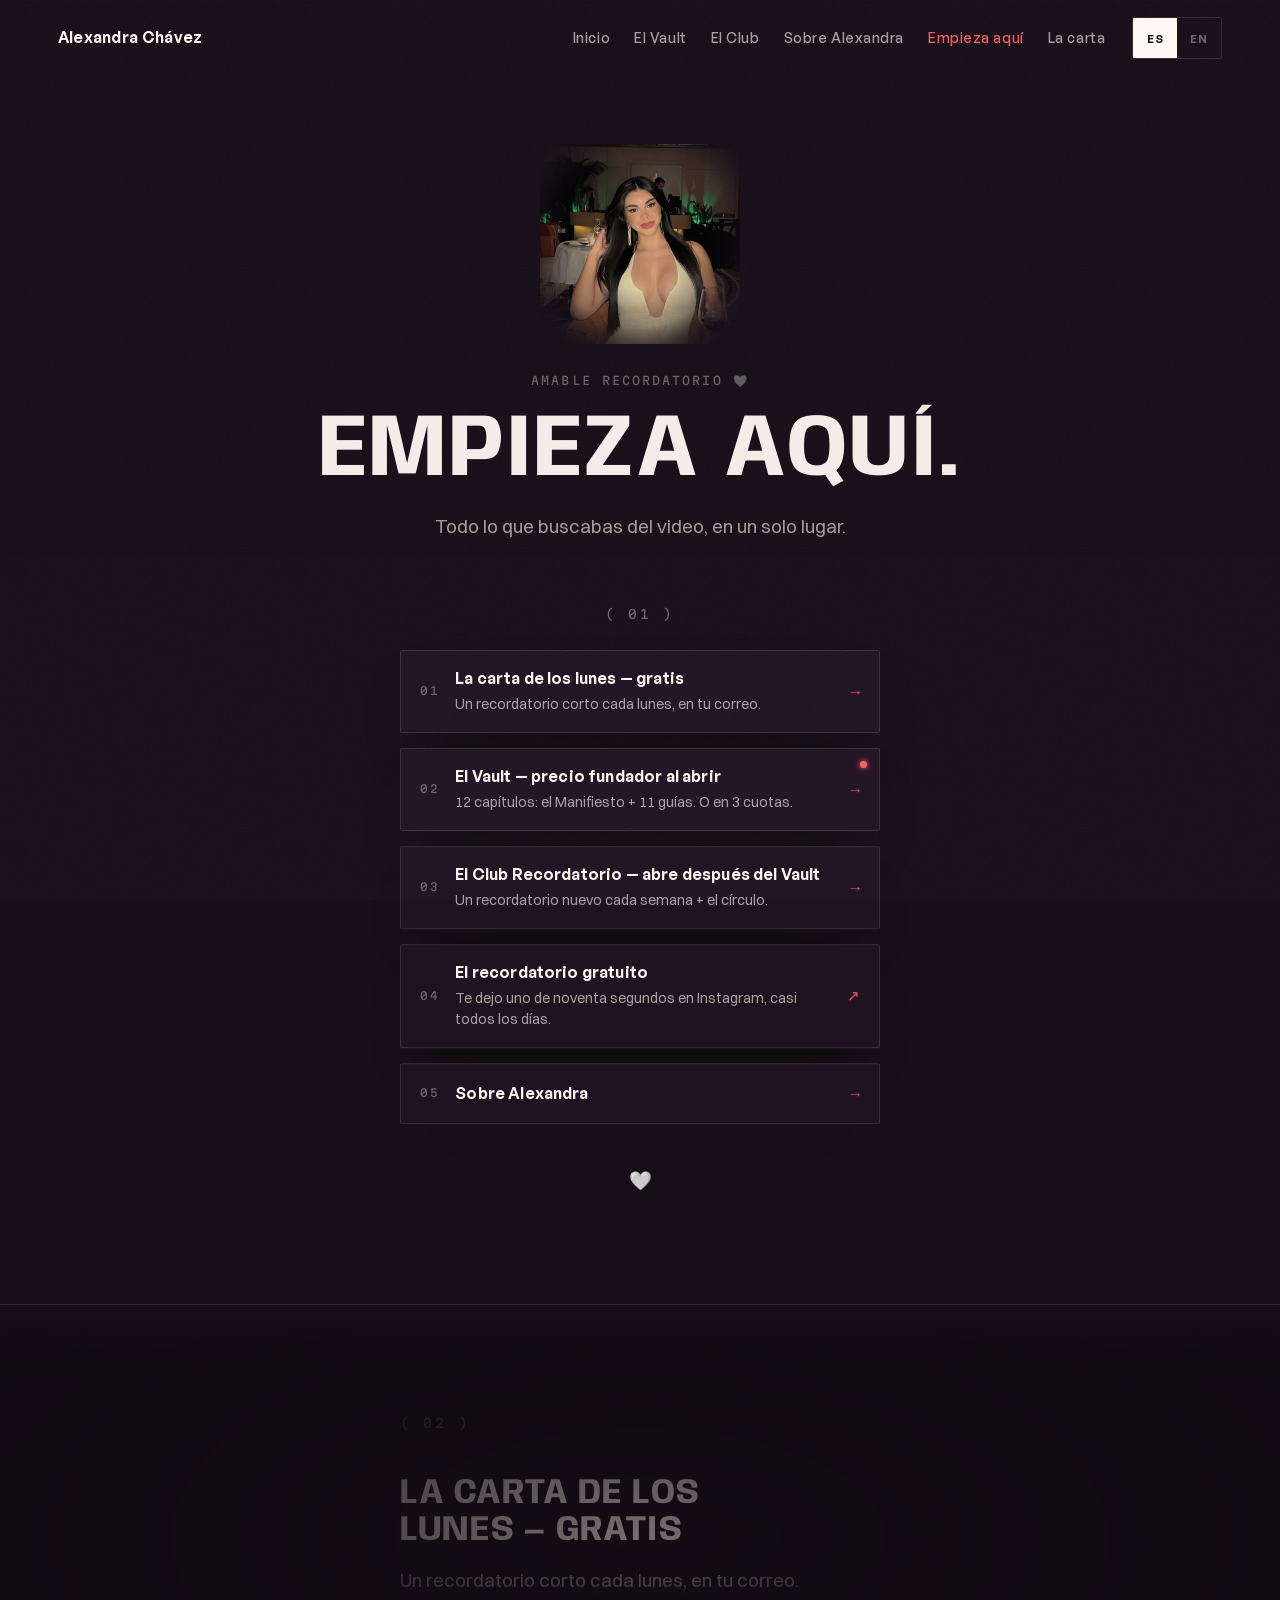
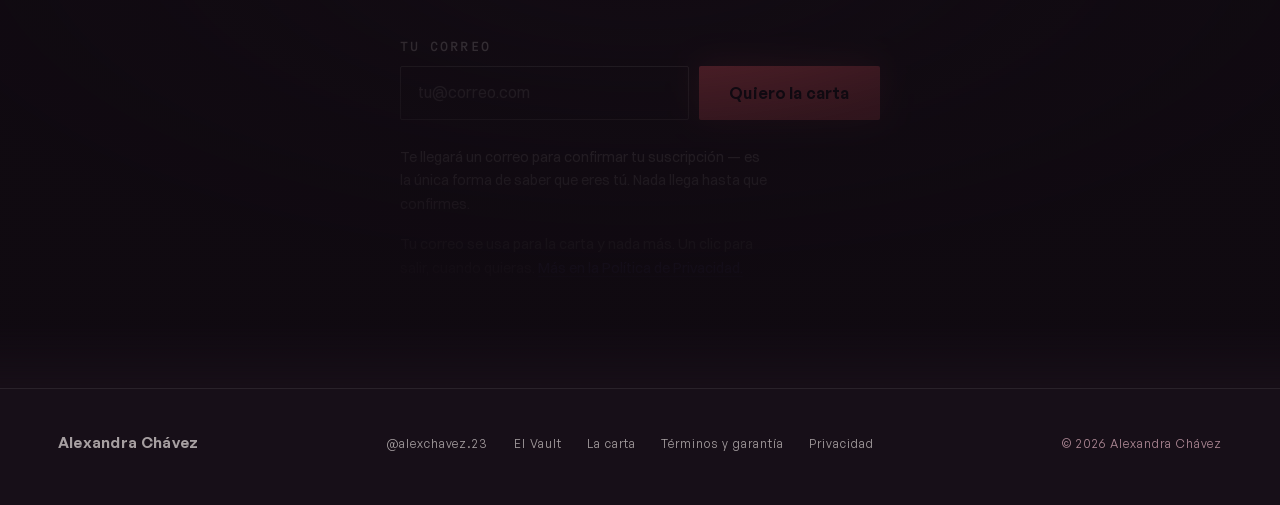
<file: empieza-aqui.html>
<!DOCTYPE html>
<html lang="es" data-lang="es">
<head>
<meta charset="UTF-8">
<meta name="viewport" content="width=device-width, initial-scale=1">

<title data-i18n="start.meta.title">Empieza aquí — Alexandra Chávez</title>
<meta name="description" data-i18n-attr="content:start.meta.description" content="La carta de los lunes, El Vault y el Club Recordatorio — todo lo de Alexandra Chávez, en un solo lugar.">
<link rel="canonical" href="https://soyalexchavez.com/empieza-aqui.html">
<meta property="og:type" content="website">
<meta property="og:title" content="Empieza aquí — Alexandra Chávez">
<meta property="og:description" content="La carta de los lunes, El Vault y el Club Recordatorio — todo lo de Alexandra Chávez, en un solo lugar.">
<meta property="og:url" content="https://soyalexchavez.com/empieza-aqui.html">
<meta property="og:image" content="https://soyalexchavez.com/assets/img/og_empieza-aqui.jpg">
<meta property="og:locale" content="es_MX">
<meta property="og:locale:alternate" content="en_US">
<meta name="theme-color" content="#170F18">
<link rel="icon" href="data:image/svg+xml,%3Csvg xmlns='http://www.w3.org/2000/svg' viewBox='0 0 16 16'%3E%3Crect width='16' height='16' fill='%23170F18'/%3E%3Ccircle cx='8' cy='8' r='3' fill='%23FF5C69'/%3E%3C/svg%3E">
<link rel="preload" href="assets/fonts/v31/Anybody-VF.woff2" as="font" type="font/woff2" crossorigin>
<link rel="preload" href="assets/fonts/GeneralSans-Medium.woff2" as="font" type="font/woff2" crossorigin>
<link rel="preload" href="assets/fonts/switzer-400.woff2" as="font" type="font/woff2" crossorigin>
<link rel="stylesheet" href="assets/css/tokens.css">
<link rel="stylesheet" href="assets/css/base.css">
<link rel="stylesheet" href="assets/css/v31.css">
<style>
/* ==== empieza-aqui page styles (page-scoped, composed from tokens + v31) ==== */
/* Boska must not render on a v3.1 page (weight lever): h2/h3 fall out of the
   Boska default; specific voices are set below. */
main h2{
  font-family:var(--v31-display);
  font-variation-settings:'wght' var(--v31-rest-wght),'wdth' var(--v31-rest-wdth);  /* type-rest rule 2026-07-30 */
  font-size:clamp(1.45rem,4.2vw,2.2rem);
  line-height:1.04;letter-spacing:var(--v31-rest-track);text-transform:uppercase;
  max-width:16ch;
}
main h3{font-family:var(--font-sans);}
.chap{margin-bottom:var(--space-l);}

/* ---- hero: kinetic catchphrase on the existing h1 ---- */
.start-hero{
  display:flex;flex-direction:column;align-items:center;text-align:center;
  padding-top:clamp(6.5rem,16vh,9.5rem);padding-bottom:1.25rem;
}
.start-avatar{width:clamp(9.75rem,30vw,12.5rem);margin-bottom:1.7rem;}
.start-avatar .plate--disc{aspect-ratio:1;}
.start-hero .v31-tag{margin-bottom:.4rem;}
.start-hero .v31-kinetic{font-size:clamp(2.2rem,9vw,5.5rem);margin-top:.7rem;margin-inline:auto;}
.start-hero .lede{margin-top:1.05rem;margin-inline:auto;}

/* ---- router: the sorting apparatus (mono numbering + spotlight cues) ---- */
.start-router{padding-top:2.6rem;}
.start-router .chap{text-align:center;margin-bottom:var(--space-m);}
.router{
  counter-reset:rl;
  display:flex;flex-direction:column;gap:.9rem;width:100%;max-width:30rem;margin-inline:auto;
}
.rlink{
  position:relative;display:grid;grid-template-columns:auto 1fr auto;align-items:center;column-gap:1rem;
  background:var(--night-2);border:1px solid var(--line);border-radius:var(--radius);
  padding:1.05rem 1.2rem 1.1rem;text-align:left;text-decoration:none;
  box-shadow:var(--shadow-plate);
  transition:border-color var(--dur-1),transform .15s;
}
.rlink[hidden]{display:none;}   /* brand-code slot stays off until authorised */
.rlink:not([hidden]){counter-increment:rl;}
.rlink::before{                 /* the sorting index — pure CSS, skips hidden slots */
  content:counter(rl,decimal-leading-zero);
  font-family:var(--v31-mono);font-variation-settings:'wght' 380,'wdth' 100;
  font-size:.68rem;letter-spacing:.14em;color:var(--flash-faint);
  font-feature-settings:'tnum' 1;
}
.rlink:hover{border-color:var(--peri-dim);}
.rlink:active{transform:translateY(1px);}
.rlink__copy{display:block;min-width:0;}
.rlink__title{
  display:block;font-family:var(--font-sans);font-weight:600;
  font-size:1rem;line-height:1.3;letter-spacing:.01em;color:var(--flash);
}
.rlink__sub{
  display:block;margin-top:.35rem;
  font-family:var(--font-body);font-size:var(--text-small);line-height:1.45;color:var(--flash-dim);
}
/* the arrow speaks in the spotlight-cue voice (reuses the sanctioned
   .v31-room__cue selector — no sixth --alex selector is created) */
.rlink .v31-room__cue{padding:0;font-size:.95rem;letter-spacing:0;transition:transform var(--dur-1);}
.rlink:hover .v31-room__cue{transform:translateX(3px);}
/* the notification light marks the Vault card (plate--frame dot grammar) */
.rlink--vault::after{
  content:'';position:absolute;top:12px;right:12px;width:7px;height:7px;
  border-radius:var(--radius-round);background:var(--guava);
  box-shadow:0 0 12px var(--guava-glow),0 0 5px var(--guava);
}
html.motion .rlink--vault::after{animation:pulse 3.4s ease-in-out infinite;}
.start-close{margin-top:2.6rem;text-align:center;font-size:1.15rem;}

/* ---- capture, last-but-present (systems #6): the letter form, quiet ---- */
.start-capture__inner{max-width:30rem;margin-inline:auto;}
.start-capture .lede{margin-top:var(--space-s);}
.start-form{margin-top:var(--space-l);}
.start-form__label{
  display:block;font-family:var(--v31-mono);font-variation-settings:'wght' 460,'wdth' 100;
  font-size:.72rem;letter-spacing:.18em;text-transform:uppercase;
  color:var(--flash-dim);margin-bottom:var(--space-xs);
}
.start-form__row{display:flex;flex-direction:column;gap:var(--space-xs);}
@media (min-width:640px){
  .start-form__row{flex-direction:row;}
  .start-form__row input{flex:1 1 auto;}
  .start-form__row .btn{flex:0 0 auto;}
}
.start-form__msg{margin-top:var(--space-s);font-size:var(--text-small);color:var(--rose);}
.start-form__msg--err{color:var(--guava-bright);}
.start-form__note{
  /* legally load-bearing microcopy must clear AA — dim, not faint (FB_GATE_carta rule) */
  margin-top:var(--space-s);font-size:var(--text-small);
  color:var(--flash-dim);max-width:var(--measure-lede);
}
.start-form__note:first-of-type{margin-top:var(--space-m);}
</style>
</head>
<body>

<a class="skip-link" href="#contenido" data-i18n="a11y.skip">Saltar al contenido</a>


<header class="site-head">
  <a class="wordmark" href="index.html" aria-label="Alexandra Chávez — inicio"><span aria-hidden="true">Alexandra Chávez</span></a>
  <div class="site-head__right">
    <nav class="nav-links" aria-label="Principal">
      <a href="index.html" data-i18n="nav.inicio">Inicio</a>
      <a href="vault.html" data-i18n="nav.vault">El Vault</a>
      <a href="membership.html" data-i18n="nav.club">El Club</a>
      <a href="sobre-alex.html" data-i18n="nav.sobre">Sobre Alexandra</a>
      <a href="empieza-aqui.html" data-i18n="nav.empieza" aria-current="page">Empieza aquí</a>
      <a href="carta.html" data-i18n="nav.carta">La carta</a>
    </nav>
    <div class="lang-pill" role="group" aria-label="Idioma / Language">
      <button type="button" data-lang-btn="es" aria-pressed="true">ES</button>
      <button type="button" data-lang-btn="en" aria-pressed="false">EN</button>
    </div>
    <button class="nav-toggle" type="button" aria-expanded="false" aria-controls="menu-panel" data-i18n-attr="aria-label:a11y.menu" aria-label="Menú">
      <svg class="ic-open" viewBox="0 0 22 22" fill="none" aria-hidden="true"><path d="M2 6h18M2 11h18M2 16h18" stroke="currentColor" stroke-width="1.6" stroke-linecap="round"/></svg>
      <svg class="ic-close" viewBox="0 0 22 22" fill="none" aria-hidden="true"><path d="M4 4l14 14M18 4L4 18" stroke="currentColor" stroke-width="1.6" stroke-linecap="round"/></svg>
    </button>
  </div>
</header>
<nav class="menu-panel" id="menu-panel" aria-label="Principal (móvil)">
  <a href="index.html" data-i18n="nav.inicio">Inicio</a>
  <a href="vault.html" data-i18n="nav.vault">El Vault</a>
  <a href="membership.html" data-i18n="nav.club">El Club</a>
  <a href="sobre-alex.html" data-i18n="nav.sobre">Sobre Alexandra</a>
  <a href="empieza-aqui.html" data-i18n="nav.empieza" aria-current="page">Empieza aquí</a>
  <a href="carta.html" data-i18n="nav.carta">La carta</a>
</nav>

<main id="contenido">

  
  <section class="spot start-hero" data-spot="hero" data-hero style="--spot-y:30%;">
    <div class="start-avatar" data-rise>
      <div class="plate plate--disc">
        <picture>
          <source type="image/webp" srcset="assets/img/empieza_09_400.webp 400w, assets/img/empieza_09_640.webp 640w" sizes="(min-width:900px) 200px, 30vw">
          <img src="assets/img/empieza_09_640.jpg" srcset="assets/img/empieza_09_400.jpg 400w, assets/img/empieza_09_640.jpg 640w" sizes="(min-width:900px) 200px, 30vw" width="640" height="640" fetchpriority="high" alt="Alexandra en una cena de noche, vestido crema, con una copa de vino." data-i18n-attr="alt:start.hero.imgalt">
        </picture>
      </div>
    </div>
    <p class="v31-tag" data-rise data-i18n="start.hero.eyebrow">Amable recordatorio 🤍</p>
    <h1 class="v31-kinetic" data-v31-kinetic="load" data-i18n="start.hero.h1">Empieza aquí.</h1>
    <p class="lede" data-rise data-i18n="start.hero.sub">Todo lo que buscabas del video, en un solo lugar.</p>
  </section>

  
  <section class="spot start-router" data-spot data-spot-start="top 98%" data-spot-end="top 72%" style="--spot-y:30%;">
    <p class="v31-chapter chap" aria-hidden="true">( 01 )</p>
    <nav class="router" aria-label="Caminos" data-i18n-attr="aria-label:start.router.a11y">

      <a class="rlink" href="carta.html" data-rise>
        <span class="rlink__copy">
          <span class="rlink__title" data-i18n="start.router.btn1">La carta de los lunes — gratis</span>
          <span class="rlink__sub" data-i18n="start.router.btn1.sub">Un recordatorio corto cada lunes, en tu correo.</span>
        </span>
        <span class="rlink__arrow v31-room__cue" aria-hidden="true">→</span>
      </a>

      <a class="rlink rlink--vault" href="vault.html" data-rise>
        <span class="rlink__copy">
          <span class="rlink__title" data-i18n="start.router.btn2">El Vault — precio fundador al abrir</span>
          <span class="rlink__sub" data-i18n="start.router.btn2.sub">12 capítulos: el Manifiesto + 11 guías. O en 3 cuotas.</span>
        </span>
        <span class="rlink__arrow v31-room__cue" aria-hidden="true">→</span>
      </a>

      <a class="rlink" href="membership.html" data-rise>
        <span class="rlink__copy">
          <span class="rlink__title" data-i18n="start.router.btn3">El Club Recordatorio — abre después del Vault</span>
          <span class="rlink__sub" data-i18n="start.router.btn3.sub">Un recordatorio nuevo cada semana + el círculo.</span>
        </span>
        <span class="rlink__arrow v31-room__cue" aria-hidden="true">→</span>
      </a>

      <a class="rlink" href="https://instagram.com/alexchavez.23" rel="noopener" data-rise>
        <span class="rlink__copy">
          <span class="rlink__title" data-i18n="start.router.btn4">El recordatorio gratuito</span>
          <span class="rlink__sub" data-i18n="start.router.btn4.sub">Te dejo uno de noventa segundos en Instagram, casi todos los días.</span>
        </span>
        <span class="rlink__arrow v31-room__cue" aria-hidden="true">↗</span>
      </a>


      <a class="rlink" href="sobre-alex.html" data-rise>
        <span class="rlink__copy">
          <span class="rlink__title" data-i18n="start.router.btn6">Sobre Alexandra</span>
        </span>
        <span class="rlink__arrow v31-room__cue" aria-hidden="true">→</span>
      </a>

    </nav>
    <p class="start-close" data-i18n="start.footer.line">🤍</p>
  </section>

  
  <section class="spot start-capture" data-spot style="--spot-y:34%;border-top:1px solid var(--line);">
    <div class="start-capture__inner">
      <p class="v31-chapter chap" aria-hidden="true">( 02 )</p>
      <h2 data-i18n="start.capture.h2">La carta de los lunes — gratis</h2>
      <p class="lede" data-i18n="start.capture.sub">Un recordatorio corto cada lunes, en tu correo.</p>
      
      <form class="start-form" method="post" action="https://app.kit.com/forms/9803782/subscriptions" data-kit data-kit-success="Listo 🤍 Revisa tu correo y confirma tu suscripción — la carta llega los lunes.">
        <label class="start-form__label" for="start-email" data-i18n="start.form.label">Tu correo</label>
        <div class="start-form__row">
          <input type="email" id="start-email" name="email_address" required autocomplete="email" inputmode="email" placeholder="tu@correo.com" data-i18n-attr="placeholder:start.form.placeholder">
          <button type="submit" class="btn" data-i18n="start.form.button">Quiero la carta</button>
        </div>
        
        <div aria-live="polite">
          <p class="start-form__msg" hidden data-i18n="start.form.success">Revisa tu correo — hay una confirmación esperándote. Nos vemos el lunes. 🤍</p>
          <p class="start-form__msg start-form__msg--err" hidden data-i18n="start.form.error">Revisa el correo — algo no cuadra.</p>
        </div>
        <p class="start-form__note" data-i18n="start.form.doubleoptin">Te llegará un correo para confirmar tu suscripción — es la única forma de saber que eres tú. Nada llega hasta que confirmes.</p>
        <p class="start-form__note" data-i18n="start.form.privacy">Tu correo se usa para la carta y nada más. Un clic para salir, cuando quieras. <a href="privacidad.html">Más en la Política de Privacidad.</a></p>
      </form>
    </div>
  </section>

</main>


<div class="cta-bar" data-cta-bar>
  <p class="cta-bar__line" data-i18n="ctabar.line">El Vault abre a su ritmo, no al tuyo.</p>
  <a class="btn btn--small" href="vault.html" data-i18n="ctabar.btn">Quiero mi ejemplar</a>
</div>


<footer class="site-foot">
  <p class="f-name"><span aria-hidden="true">Alexandra Chávez</span><span class="sr-only">Alexandra Chávez</span></p>
  <nav aria-label="Redes y páginas">
    <a href="https://instagram.com/alexchavez.23" rel="noopener">@alexchavez.23</a>
    <a href="vault.html" data-i18n="nav.vault">El Vault</a>
    <a href="carta.html" data-i18n="nav.carta">La carta</a>
    <a href="terminos.html" data-i18n="footer.legal.terms">Términos y garantía</a>
    <a href="privacidad.html" data-i18n="footer.legal.privacy">Privacidad</a>
  </nav>
  <p>© 2026 Alexandra Chávez</p>
</footer>


<script type="application/json" id="i18n">
{
  "a11y.skip":  {"es":"Saltar al contenido","en":"Skip to content"},
  "a11y.menu":  {"es":"Menú","en":"Menu"},
  "nav.inicio": {"es":"Inicio","en":"Home"},
  "nav.vault":  {"es":"El Vault","en":"The Vault"},
  "nav.club":   {"es":"El Club","en":"The Club"},
  "nav.sobre":  {"es":"Sobre Alexandra","en":"About Alexandra"},
  "nav.empieza":{"es":"Empieza aquí","en":"Start here"},
  "nav.carta":  {"es":"La carta","en":"The letter"},
  "start.meta.title": {"es":"Empieza aquí — Alexandra Chávez","en":"Start here — Alexandra Chávez"},
  "start.meta.description": {"es":"La carta de los lunes, El Vault y el Club Recordatorio — todo lo de Alexandra Chávez, en un solo lugar.","en":"The Monday letter, The Vault and the Club Recordatorio — everything from Alexandra Chávez, in one place."},
  "start.hero.eyebrow": {"es":"Amable recordatorio 🤍","en":"A friendly reminder 🤍"},
  "start.hero.h1": {"es":"Empieza aquí.","en":"Start here."},
  "start.hero.sub": {"es":"Todo lo que buscabas del video, en un solo lugar.","en":"Everything you came here from the video to find, in one place."},
  "start.hero.imgalt": {"es":"Alexandra en una cena de noche, vestido crema, con una copa de vino.","en":"Alexandra at a night-time dinner, cream dress, with a glass of wine."},
  "start.router.a11y": {"es":"Caminos","en":"Paths"},
  "start.router.btn1": {"es":"La carta de los lunes — gratis","en":"The Monday letter — free"},
  "start.router.btn1.sub": {"es":"Un recordatorio corto cada lunes, en tu correo.","en":"A short reminder every Monday, in your inbox."},
  "start.router.btn2": {"es":"El Vault — precio fundador al abrir","en":"The Vault — founder price at opening"},
  "start.router.btn2.sub": {"es":"12 capítulos: el Manifiesto + 11 guías. O en 3 cuotas.","en":"12 chapters: the Manifesto + 11 guides. Or in 3 payments."},
  "start.router.btn3": {"es":"El Club Recordatorio — abre después del Vault","en":"The Club Recordatorio — opens after the Vault"},
  "start.router.btn3.sub": {"es":"Un recordatorio nuevo cada semana + el círculo.","en":"A new reminder every week + the circle."},
  "start.router.btn4": {"es":"El recordatorio gratuito","en":"The free reminder"},
  "start.router.btn4.sub": {"es":"Te dejo uno de noventa segundos en Instagram, casi todos los días.","en":"I leave a ninety-second one on Instagram, most days."},
  "start.router.btn6": {"es":"Sobre Alexandra","en":"About Alexandra"},
  "start.footer.line": {"es":"🤍","en":"🤍"},
  "start.capture.h2": {"es":"La carta de los lunes — gratis","en":"The Monday letter — free"},
  "start.capture.sub": {"es":"Un recordatorio corto cada lunes, en tu correo.","en":"A short reminder every Monday, in your inbox."},
  "start.form.label": {"es":"Tu correo","en":"Your email"},
  "start.form.placeholder": {"es":"tu@correo.com","en":"you@email.com"},
  "start.form.button": {"es":"Quiero la carta","en":"I want the letter"},
  "start.form.doubleoptin": {"es":"Te llegará un correo para confirmar tu suscripción — es la única forma de saber que eres tú. Nada llega hasta que confirmes.","en":"You'll receive one email to confirm your subscription — it's the only way we know it's really you. Nothing arrives until you confirm."},
  "start.form.privacy": {"es":"Tu correo se usa para la carta y nada más. Un clic para salir, cuando quieras. <a href=\"privacidad.html\">Más en la Política de Privacidad.</a>","en":"Your email is used for the letter and nothing else. One click to leave, whenever you want. <a href=\"privacidad.html\">More in the Privacy Policy.</a>"},
  "start.form.success": {"es":"Revisa tu correo — hay una confirmación esperándote. Nos vemos el lunes. 🤍","en":"Check your inbox — a confirmation is waiting for you. See you Monday. 🤍"},
  "start.form.error": {"es":"Revisa el correo — algo no cuadra.","en":"Check the address — something doesn't look right."},
  "footer.legal.terms": {"es":"Términos y garantía","en":"Terms &amp; guarantee"},
  "footer.legal.privacy": {"es":"Privacidad","en":"Privacy"},
  "ctabar.line": {"es":"El Vault abre a su ritmo, no al tuyo.","en":"The Vault opens at her pace, not yours."},
  "ctabar.btn":  {"es":"Quiero mi ejemplar","en":"I want my copy"}
}
</script>


<script src="assets/js/gsap.min.js"></script>
<script src="assets/js/ScrollTrigger.min.js"></script>
<script src="assets/js/SplitText.min.js"></script>
<script src="assets/js/lang.js"></script>
<script src="assets/js/site.js"></script>
<script src="assets/js/v31.js"></script>
</body>
</html>
</file>
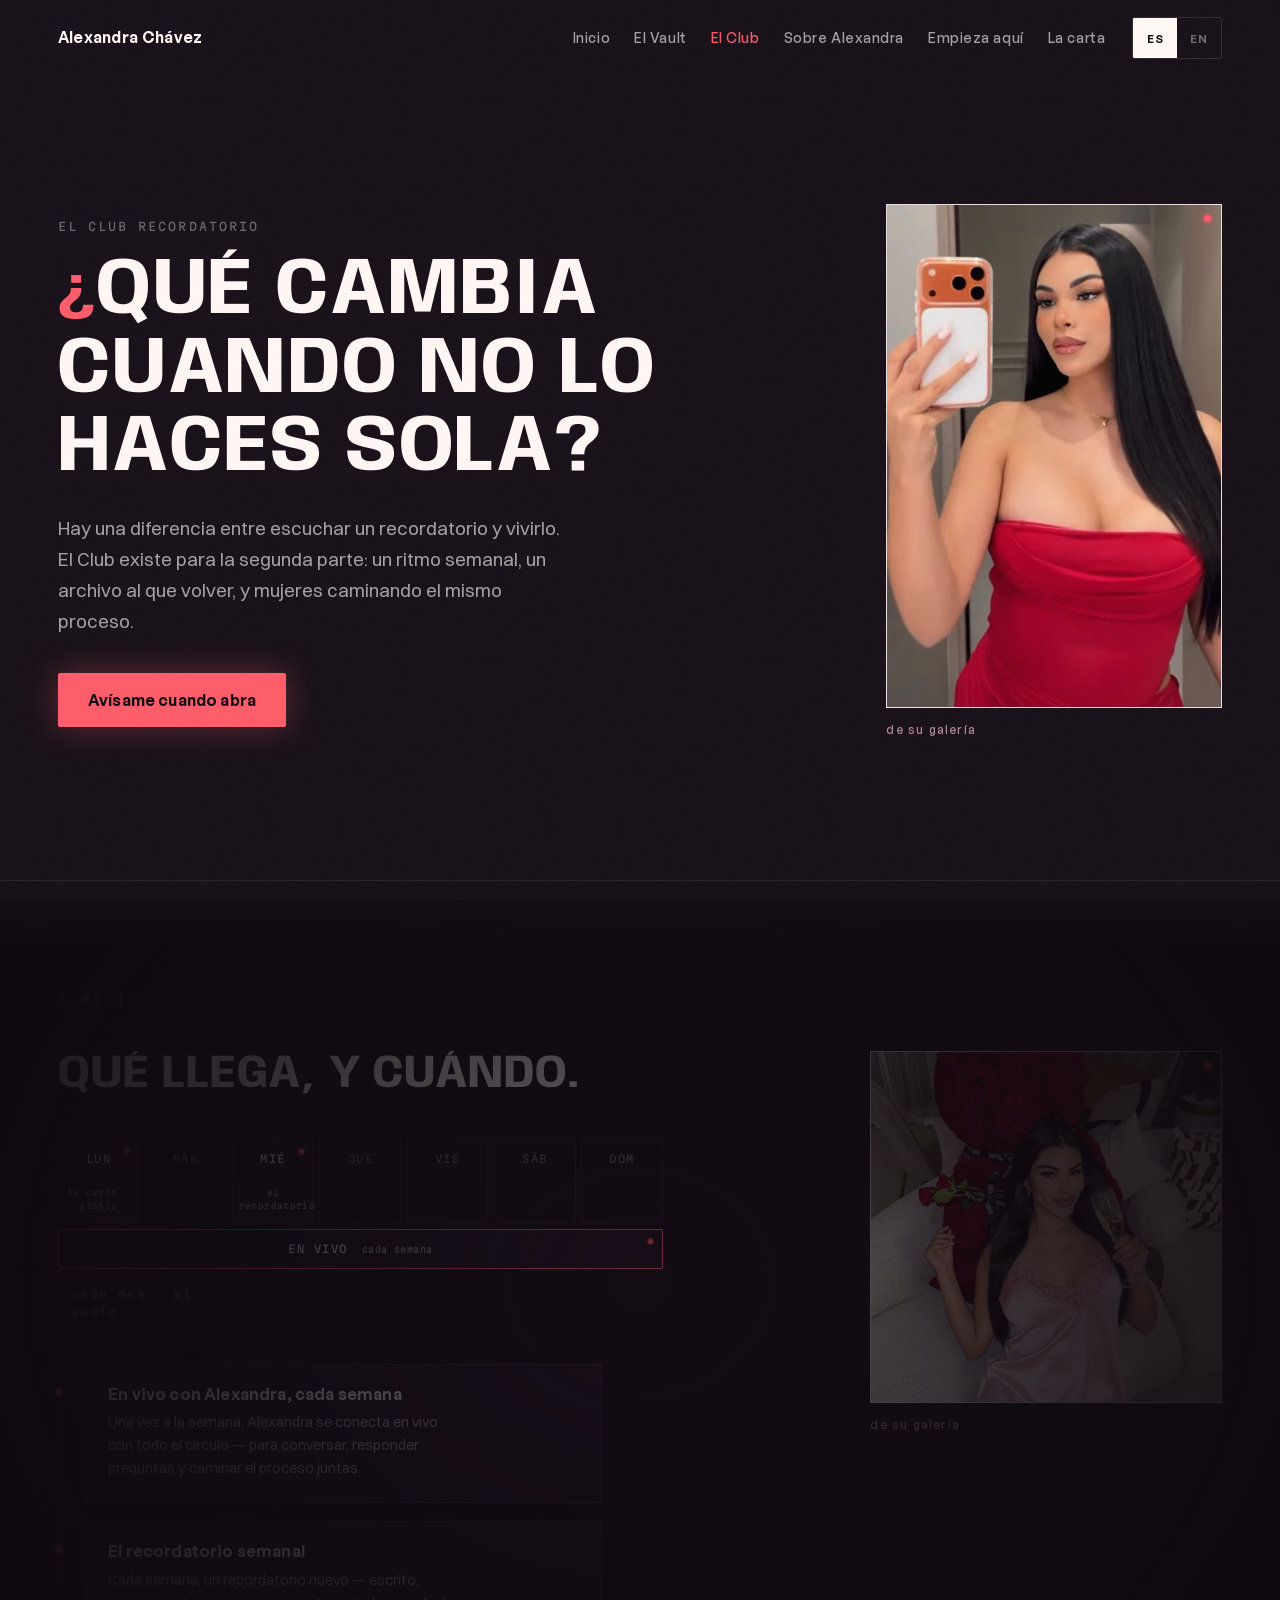
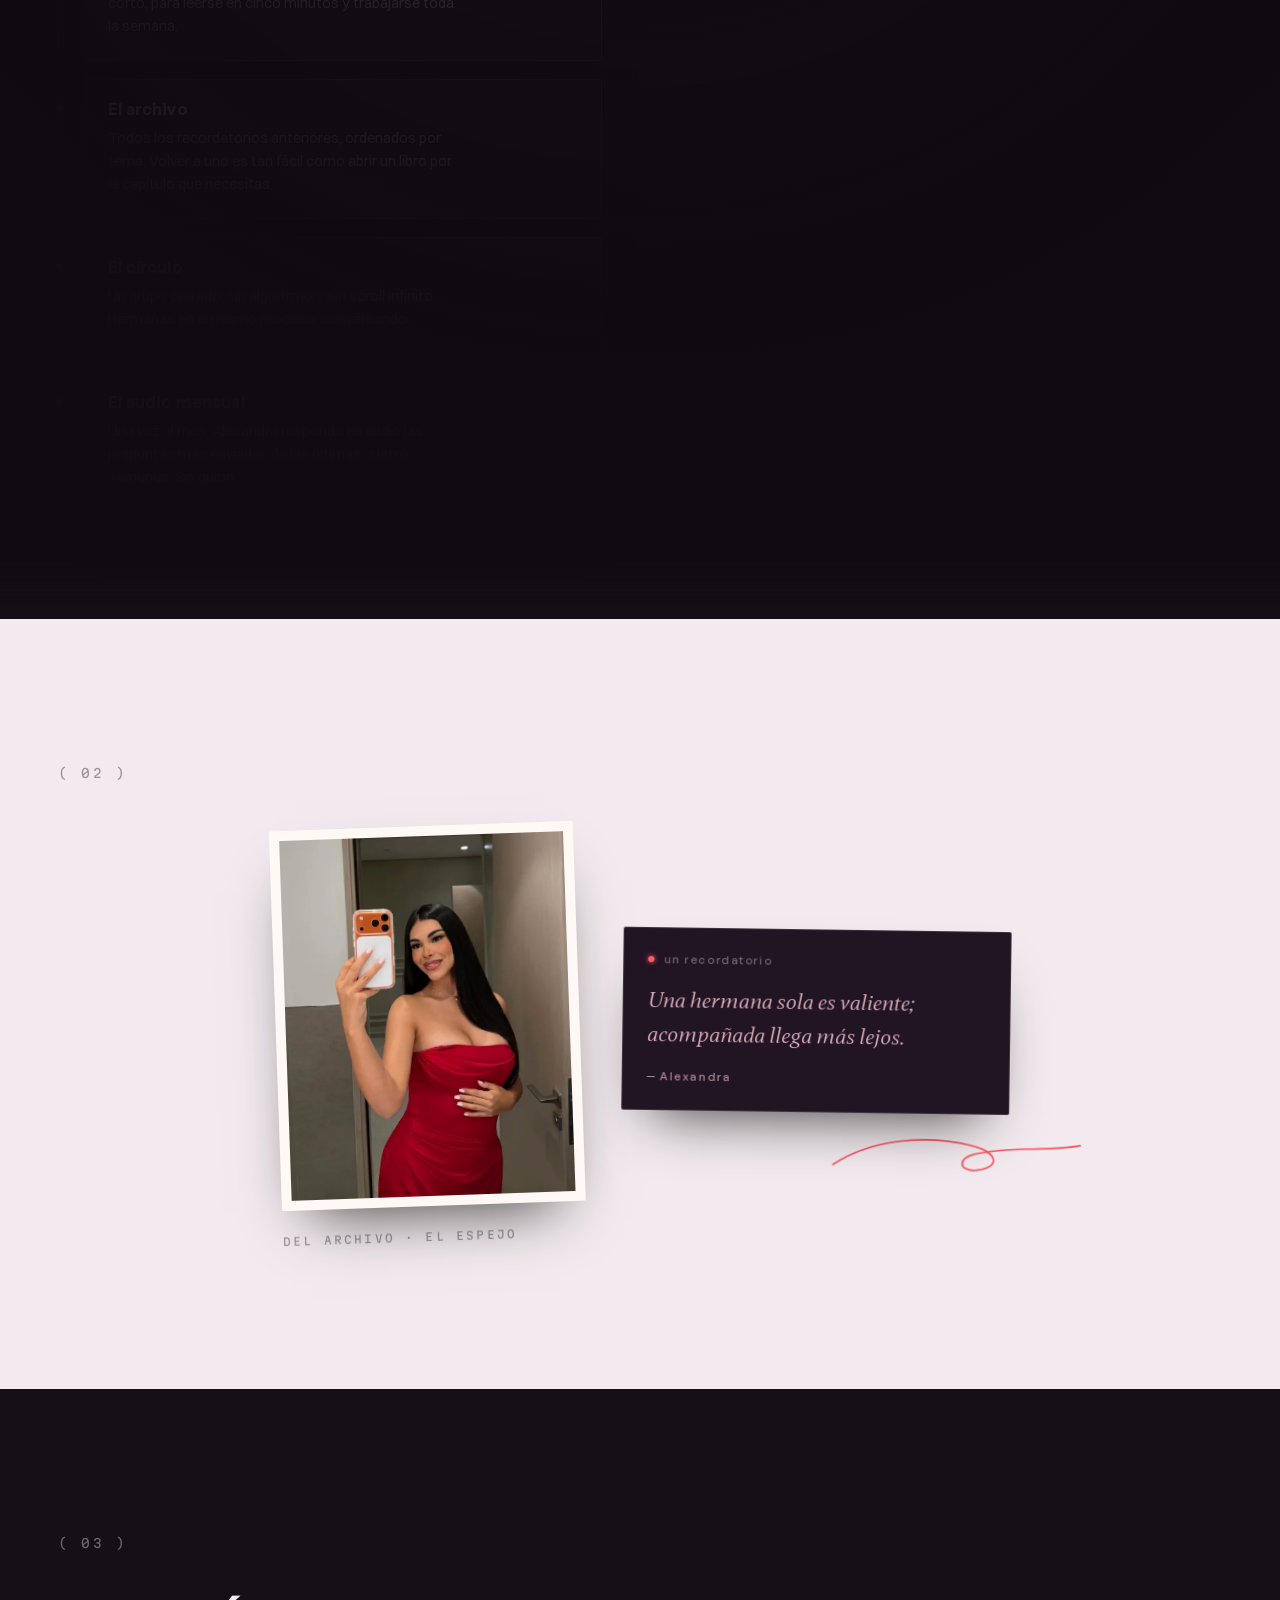
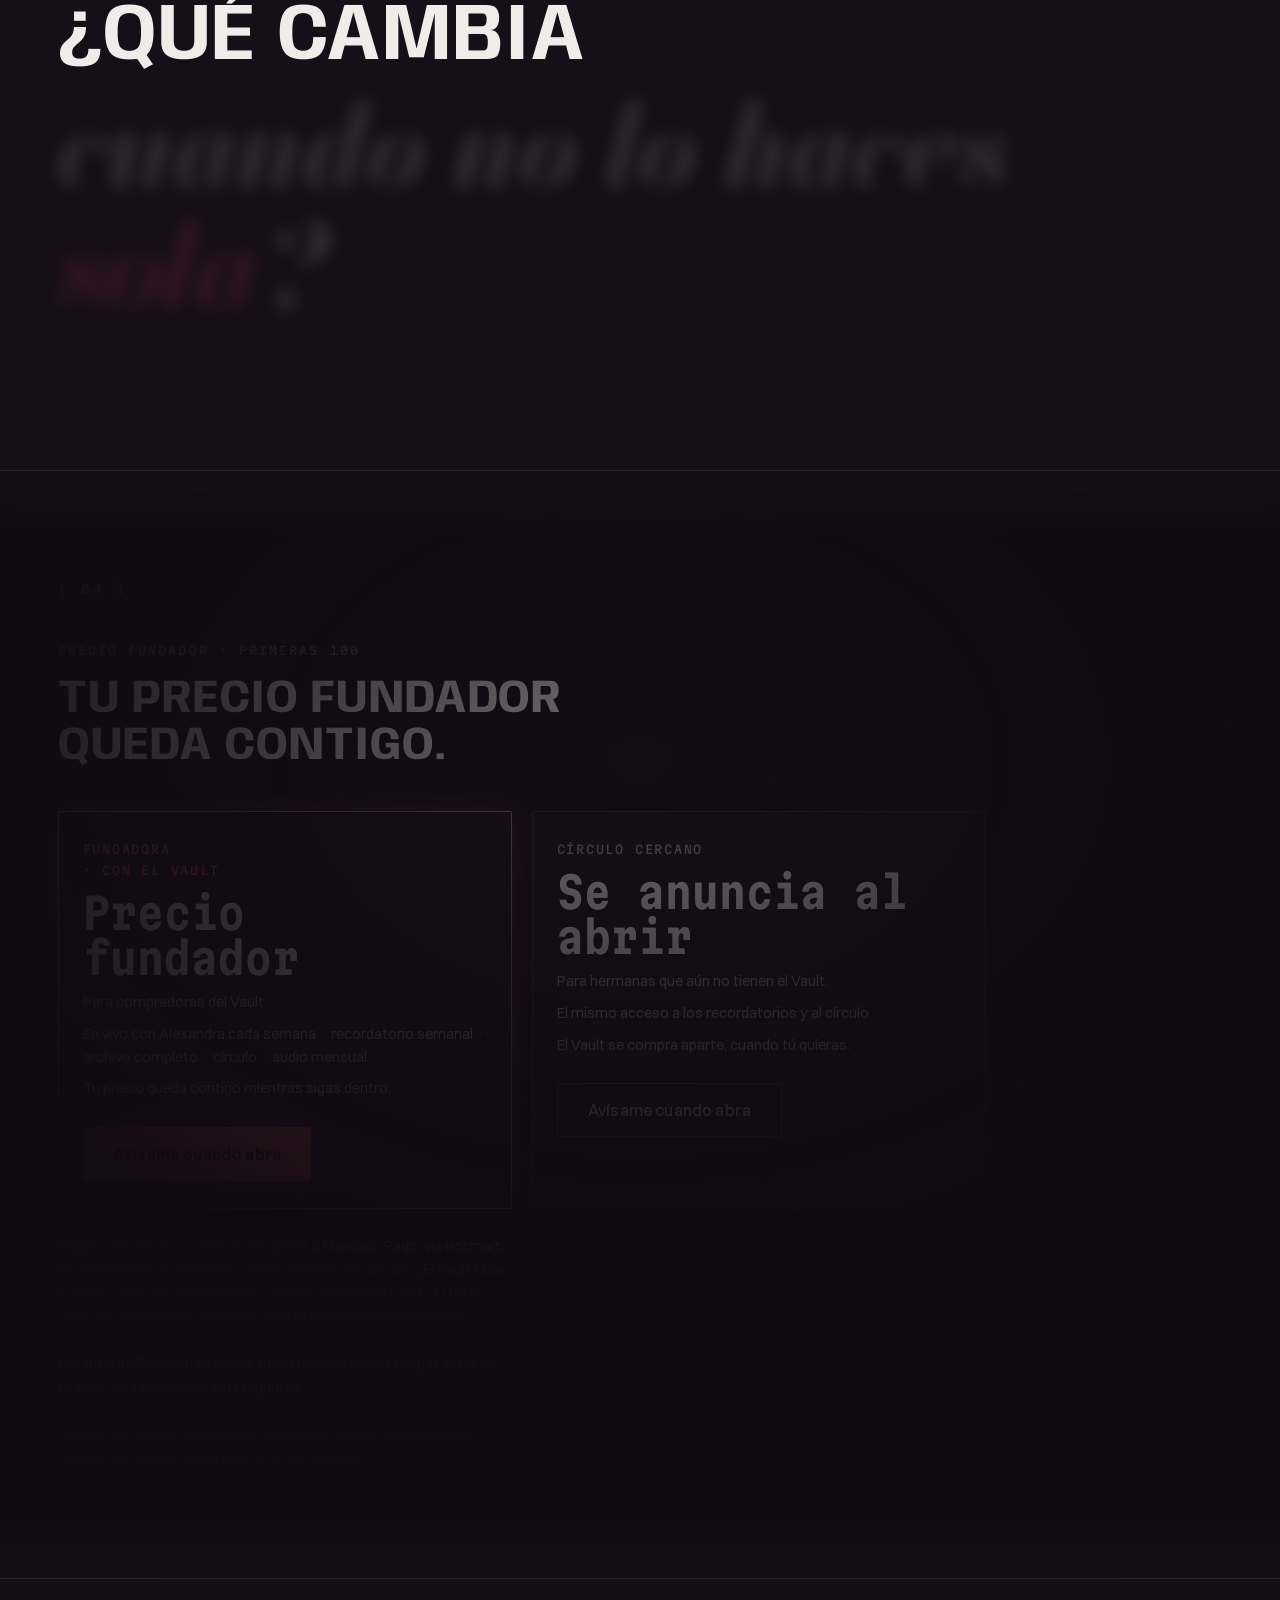
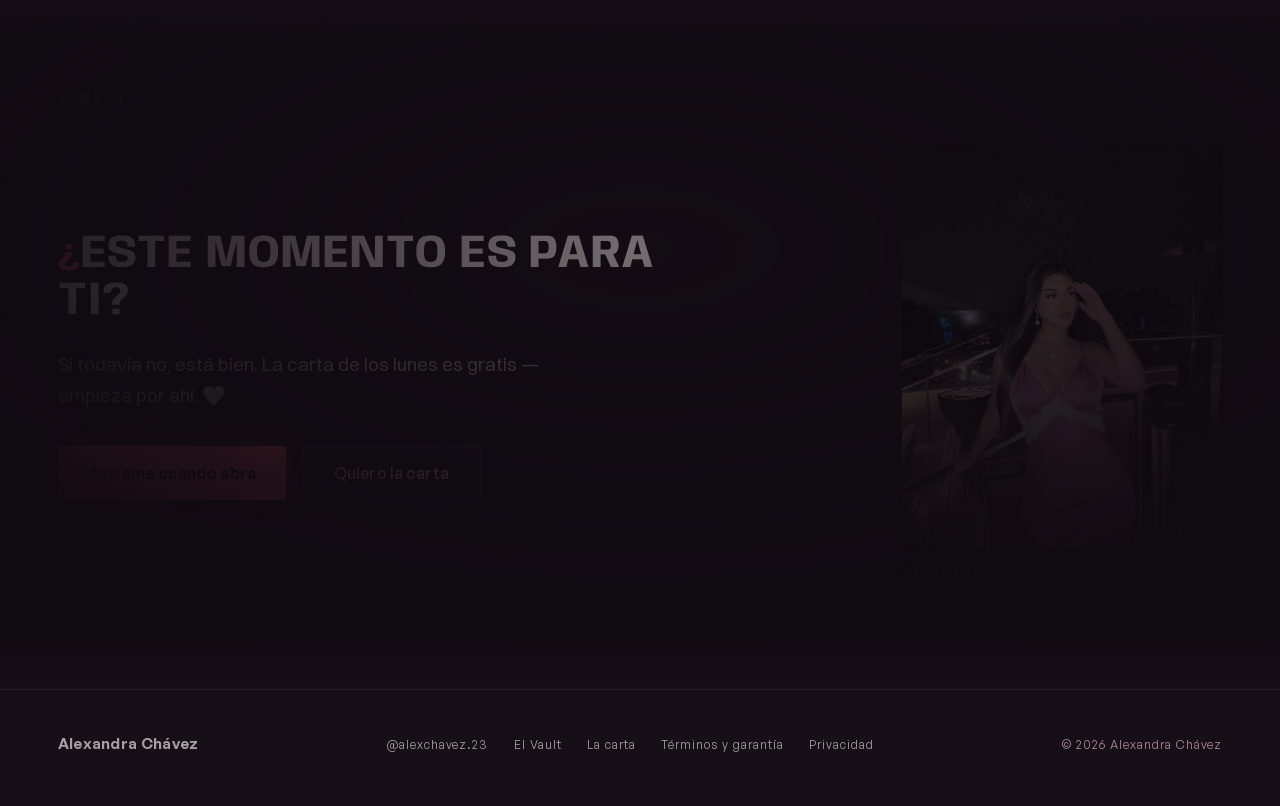
<file: membership.html>
<!DOCTYPE html>
<html lang="es" data-lang="es">
<head>
<meta charset="UTF-8">
<meta name="viewport" content="width=device-width, initial-scale=1">
<title>Alexandra Chávez · El Club Recordatorio — un recordatorio nuevo cada semana</title>
<meta name="description" content="Alexandra en vivo cada semana, un recordatorio nuevo, el archivo completo y un círculo cerrado de mujeres en el mismo proceso. Precio fundador al abrir.">
<link rel="canonical" href="https://soyalexchavez.com/membership.html">
<meta property="og:type" content="website">
<meta property="og:title" content="Alexandra Chávez · El Club Recordatorio">
<meta property="og:description" content="Alexandra en vivo cada semana, un recordatorio nuevo, el archivo completo y un círculo cerrado de mujeres en el mismo proceso. Precio fundador al abrir.">
<meta property="og:url" content="https://soyalexchavez.com/membership.html">
<meta property="og:image" content="https://soyalexchavez.com/assets/img/og_membership.jpg">
<meta property="og:locale" content="es_MX">
<meta property="og:locale:alternate" content="en_US">
<meta name="theme-color" content="#170F18">
<link rel="icon" href="data:image/svg+xml,%3Csvg xmlns='http://www.w3.org/2000/svg' viewBox='0 0 16 16'%3E%3Crect width='16' height='16' fill='%23170F18'/%3E%3Ccircle cx='8' cy='8' r='3' fill='%23FF5C69'/%3E%3C/svg%3E">

<link rel="preload" href="assets/fonts/v31/Anybody-VF.woff2" as="font" type="font/woff2" crossorigin>
<link rel="preload" href="assets/fonts/GeneralSans-Medium.woff2" as="font" type="font/woff2" crossorigin>
<link rel="preload" href="assets/fonts/switzer-400.woff2" as="font" type="font/woff2" crossorigin>
<link rel="preload" href="assets/video/hero_DXcgyKfCKTv_v_poster.jpg" as="image">
<link rel="stylesheet" href="assets/css/tokens.css">
<link rel="stylesheet" href="assets/css/base.css">
<link rel="stylesheet" href="assets/css/v31.css">
<style>
/* ============ membership — page-scoped styles (v3.1 AMAZEMENT PASS, Stage 3)
   Kinetic hero · the fixed-day rhythm made VISIBLE (week-strip apparatus:
   lunes = la carta per site copy · miércoles = el recordatorio per the
   Master Index truth "cada miércoles"; the WEEKLY live with Alexandra as a
   full-width strip cell per Conrad's 2026-07-30 ruling — no fixed day is
   named for it; monthly audio per this page's own copy — no invented
   days) · scrapbook flip chapter with
   photo 01 (pattern #5+#8) · blur-focus device from the hero's own words
   (pattern #4) · Osmo-plain tiers + hidden ANNUAL-SLOT · mono apparatus.
   Copy + i18n content unchanged — presentation layer only. ============ */
.plate picture{display:contents;}

/* v3.1 poster h2 voice (page-scoped display takeover) */
main h2{
  font-family:var(--v31-display);
  font-variation-settings:'wght' var(--v31-rest-wght),'wdth' var(--v31-rest-wdth);  /* type-rest rule 2026-07-30 */
  font-size:clamp(1.7rem,5.4vw,2.9rem);
  line-height:1;letter-spacing:var(--v31-rest-track);text-transform:uppercase;
  max-width:24ch;
}
.chap{margin-bottom:var(--space-l);}

/* Boska must not render on a v3.1 page (weight lever): every h3 falls back
   to the sans voice; specific components re-voice on top. */
main h3{font-family:var(--font-sans);}

/* ---- hero ---- */
.club-hero{min-height:92svh;display:flex;flex-direction:column;justify-content:center;}
.club-hero__grid{display:grid;gap:2.6rem;align-items:center;padding-block:5.5rem 1rem;}
.club-hero .v31-kinetic{font-size:clamp(2rem,6.3vw,5rem);}
.club-hero__media{max-width:17rem;width:100%;}
.club-hero__media video{width:100%;height:100%;object-fit:cover;display:block;filter:saturate(.94) contrast(1.05) brightness(.97);}
@media (min-width:900px){
  .club-hero__grid{grid-template-columns:1.15fr .85fr;gap:3.5rem;padding-block:6rem 2rem;}
  .club-hero__media{max-width:21rem;justify-self:end;}
}

/* ---- the week, made visible (fixed-day rhythm apparatus) ---- */
.week{margin-top:2.6rem;max-width:44rem;}
/* mobile-first: the week reads as an agenda (one row per day) */
.week__strip{list-style:none;display:grid;grid-template-columns:1fr;gap:.3rem;}
.week__day{
  border:1px solid var(--line-soft);border-radius:var(--radius);
  padding:.55rem .85rem;position:relative;
  display:flex;align-items:baseline;gap:.9rem;
  font-family:var(--v31-mono);font-variation-settings:'wght' 420,'wdth' 100;
  font-size:.66rem;letter-spacing:.14em;text-transform:uppercase;
  color:var(--flash-faint);
}
.week__day--on{border-color:var(--line);color:var(--flash);background:var(--night-2);}
.week__day--on::before{
  content:'';position:absolute;top:.55rem;right:.55rem;width:5px;height:5px;
  border-radius:var(--radius-round);background:var(--guava);
  box-shadow:0 0 8px var(--guava-glow),0 0 3px var(--guava);
}
.week__what{
  font-variation-settings:'wght' 440,'wdth' 82;
  font-size:.6rem;letter-spacing:.04em;line-height:1.45;
  text-transform:lowercase;color:var(--flash-dim);
}
.week__notes{display:flex;flex-wrap:wrap;gap:.8rem 2rem;margin-top:1rem;}
/* the weekly live (Conrad ruling 2026-07-30): a real cell of the apparatus,
   full-width because it has NO fixed day — it belongs to the whole week */
.week__live{border-color:var(--guava);}
/* wide: the seven columns of the printed week */
@media (min-width:640px){
  .week__strip{grid-template-columns:repeat(7,minmax(0,1fr));gap:.35rem;}
  .week__day{display:block;text-align:center;padding:.65rem .3rem 3.4rem;}
  .week__what{
    position:absolute;left:.35rem;right:.35rem;bottom:.55rem;
    font-size:.56rem;
  }
  .week__live{
    grid-column:1/-1;display:flex;align-items:baseline;justify-content:center;
    gap:.9rem;text-align:left;padding:.65rem .85rem;
  }
  .week__live .week__what{position:static;font-size:.6rem;}
}

/* ---- rhythm list (reminder-card sequence grammar) ---- */
.club-value__grid{display:grid;gap:3rem;align-items:start;}
@media (min-width:900px){.club-value__grid{grid-template-columns:1.1fr .9fr;gap:4rem;}}
.rhythm{list-style:none;position:relative;max-width:34rem;display:flex;flex-direction:column;gap:1.15rem;margin-top:2.6rem;padding-left:1.7rem;}
.rhythm::before{content:'';position:absolute;left:0;top:.9rem;bottom:.9rem;width:1px;background:var(--line);}
.rhythm__item{position:relative;background:var(--night-2);border:1px solid var(--line);border-radius:var(--radius);padding:1.25rem 1.4rem 1.35rem;box-shadow:var(--shadow-plate);}
.rhythm__item::before{content:'';position:absolute;left:calc(-1.7rem - 2.5px);top:1.55rem;width:6px;height:6px;border-radius:var(--radius-round);background:var(--guava);box-shadow:0 0 10px var(--guava-glow),0 0 4px var(--guava);}
.rhythm__title{font-family:var(--font-sans);font-weight:600;font-size:1.02rem;letter-spacing:.01em;color:var(--flash);max-width:none;}
.rhythm__body{margin-top:.45rem;font-size:var(--text-small);line-height:1.6;color:var(--flash-dim);max-width:44ch;}
.club-value__plate{max-width:22rem;}
@media (min-width:900px){.club-value__plate{justify-self:end;position:sticky;top:6.5rem;}}

/* ---- del archivo — scrapbook flip chapter (photo 01 + the reminder) ---- */
.club-scrap{padding-block:var(--v31-stage-y);}
.club-scrap .v31-scrap{grid-template-columns:1fr;max-width:56rem;}
.club-scrap .v31-scrap__item:nth-child(even){margin-top:0;}
.club-scrap__photo{max-width:19rem;justify-self:center;}
.club-scrap__note{align-self:center;display:grid;gap:.6rem;justify-items:start;}
.club-scrap .v31-scrap__tag{color:var(--v31-day-faint);}
.club-scrap .reminder{max-width:30rem;}
.club-scrap .v31-sig{justify-self:end;width:min(260px,60%);}
@media (min-width:760px){
  .club-scrap .v31-scrap{grid-template-columns:1fr 1.2fr;align-items:center;}
  .club-scrap .v31-scrap__item:nth-child(3n+2){margin-top:2.2rem;}
  .club-scrap__photo{justify-self:end;}
}

/* ---- blur-focus beat ---- */
.club-blur{padding-block:var(--v31-stage-y);}

/* ---- price — Osmo-plain: mono numerals, quiet cards, information does not perform ---- */
#precio{scroll-margin-top:5rem;}
.tiers{display:grid;gap:1.25rem;max-width:58rem;margin-top:2.6rem;}
@media (min-width:900px){.tiers{grid-template-columns:1fr 1fr;}}
.tier{display:flex;flex-direction:column;gap:.6rem;background:var(--night-2);border:1px solid var(--line);border-radius:var(--radius);padding:1.7rem 1.5rem 1.7rem;}
.tier[hidden]{display:none;}   /* the ANNUAL-SLOT stays invisible until wired */
.tier--founder{border-color:var(--guava);box-shadow:var(--shadow-glow);}
.tier__name{font-family:var(--v31-mono);font-variation-settings:'wght' 460,'wdth' 96;font-size:.74rem;letter-spacing:.15em;line-height:1.8;text-transform:uppercase;color:var(--flash-dim);}  /* Gate B D3: narrower mono + real line rhythm — the compound name now fits one line or breaks cleanly at the separator */
.tier--founder .tier__name{color:var(--guava);}
.tier__price{
  font-family:var(--v31-mono);font-variation-settings:'wght' 640,'wdth' 80;
  font-feature-settings:'tnum' 1;font-size:clamp(2rem,6vw,2.7rem);
  line-height:1.05;color:var(--flash);
}
.tier__line{font-size:var(--text-small);line-height:1.55;color:var(--flash-dim);}
.tier .btn,.tier .btn--ghost{margin-top:1.1rem;align-self:flex-start;}
.fineprint{margin-top:1.6rem;font-size:var(--text-small);line-height:1.6;color:var(--flash-dim);max-width:var(--measure);}
.fineprint--sure{color:var(--flash-90);}

/* ---- quiet close ---- */
.club-final__grid{display:grid;gap:2.8rem;align-items:center;}
@media (min-width:900px){.club-final__grid{grid-template-columns:1.1fr .9fr;gap:4rem;}}
.club-final__plate{max-width:20rem;}
@media (min-width:900px){.club-final__plate{justify-self:end;}}
.club-final__ctas{display:flex;flex-wrap:wrap;gap:1rem;align-items:center;margin-top:2.2rem;}

/* harness neutralisers */
html.fr .club-hero{min-height:0;}
</style>
</head>
<body>

<a class="skip-link" href="#contenido" data-i18n="a11y.skip">Saltar al contenido</a>


<header class="site-head">
  <a class="wordmark" href="index.html" aria-label="Alexandra Chávez — inicio"><span aria-hidden="true">Alexandra Chávez</span></a>
  <div class="site-head__right">
    <nav class="nav-links" aria-label="Principal">
      <a href="index.html" data-i18n="nav.inicio">Inicio</a>
      <a href="vault.html" data-i18n="nav.vault">El Vault</a>
      <a href="membership.html" aria-current="page" data-i18n="nav.club">El Club</a>
      <a href="sobre-alex.html" data-i18n="nav.sobre">Sobre Alexandra</a>
      <a href="empieza-aqui.html" data-i18n="nav.empieza">Empieza aquí</a>
      <a href="carta.html" data-i18n="nav.carta">La carta</a>
    </nav>
    <div class="lang-pill" role="group" aria-label="Idioma / Language">
      <button type="button" data-lang-btn="es" aria-pressed="true">ES</button>
      <button type="button" data-lang-btn="en" aria-pressed="false">EN</button>
    </div>
    <button class="nav-toggle" type="button" aria-expanded="false" aria-controls="menu-panel" data-i18n-attr="aria-label:a11y.menu" aria-label="Menú">
      <svg class="ic-open" viewBox="0 0 22 22" fill="none" aria-hidden="true"><path d="M2 6h18M2 11h18M2 16h18" stroke="currentColor" stroke-width="1.6" stroke-linecap="round"/></svg>
      <svg class="ic-close" viewBox="0 0 22 22" fill="none" aria-hidden="true"><path d="M4 4l14 14M18 4L4 18" stroke="currentColor" stroke-width="1.6" stroke-linecap="round"/></svg>
    </button>
  </div>
</header>
<nav class="menu-panel" id="menu-panel" aria-label="Principal (móvil)">
  <a href="index.html" data-i18n="nav.inicio">Inicio</a>
  <a href="vault.html" data-i18n="nav.vault">El Vault</a>
  <a href="membership.html" aria-current="page" data-i18n="nav.club">El Club</a>
  <a href="sobre-alex.html" data-i18n="nav.sobre">Sobre Alexandra</a>
  <a href="empieza-aqui.html" data-i18n="nav.empieza">Empieza aquí</a>
  <a href="carta.html" data-i18n="nav.carta">La carta</a>
</nav>

<main id="contenido">

  
  <section class="spot club-hero" data-spot="hero" data-hero style="--spot-y:36%;">
    <div class="club-hero__grid">
      <div>
        <p class="v31-tag" data-i18n="club.hero.eyebrow">El Club Recordatorio</p>
        <h1 class="v31-kinetic" data-v31-kinetic="load" data-i18n="club.hero.h1" style="margin-top:1rem;"><span class="qo">¿</span>Qué cambia cuando no lo haces sola?</h1>
        <p class="lede" data-i18n="club.hero.sub" style="margin-top:1.6rem;">Hay una diferencia entre escuchar un recordatorio y vivirlo. El Club existe para la segunda parte: un ritmo semanal, un archivo al que volver, y mujeres caminando el mismo proceso.</p>
        <p style="margin-top:2.2rem;"><a class="btn" href="#precio" data-i18n="club.hero.cta">Avísame cuando abra</a></p>
      </div>
      <figure class="club-hero__media" data-rise>
        <div class="plate plate--frame" style="aspect-ratio:2/3;">
          <video autoplay muted loop playsinline preload="metadata" poster="assets/video/hero_DXcgyKfCKTv_v_poster.jpg" width="720" height="1080" data-i18n-attr="aria-label:club.hero.media.label" aria-label="Alexandra en vestido rojo, frente al espejo">
            <source src="assets/video/hero_DXcgyKfCKTv_v.webm" type="video/webm">
            <source src="assets/video/hero_DXcgyKfCKTv_v.mp4" type="video/mp4">
          </video>
        </div>
        <figcaption data-i18n="club.hero.media.cap">de su galería</figcaption>
      </figure>
    </div>
  </section>

  
  <section class="spot" data-spot style="--spot-y:30%;border-top:1px solid var(--line-soft);">
    <p class="v31-chapter chap" aria-hidden="true">( 01 )</p>
    <div class="club-value__grid">
      <div>
        <h2 data-split data-i18n="club.value.h2">Qué llega, y cuándo.</h2>
        <div class="week">
          <h3 class="sr-only" data-i18n="club.week.sr">El ritmo de la semana</h3>
          <ul class="week__strip">
            <li class="week__day week__day--on"><span data-i18n="club.week.d1">lun</span><span class="week__what" data-i18n="club.week.lun">la carta · gratis</span></li>
            <li class="week__day"><span data-i18n="club.week.d2">mar</span></li>
            <li class="week__day week__day--on"><span data-i18n="club.week.d3">mié</span><span class="week__what" data-i18n="club.week.mie">el recordatorio</span></li>
            <li class="week__day"><span data-i18n="club.week.d4">jue</span></li>
            <li class="week__day"><span data-i18n="club.week.d5">vie</span></li>
            <li class="week__day"><span data-i18n="club.week.d6">sáb</span></li>
            <li class="week__day"><span data-i18n="club.week.d7">dom</span></li>
            <li class="week__day week__day--on week__live"><span data-i18n="club.week.live1">en vivo</span><span class="week__what" data-i18n="club.week.live2">cada semana</span></li>
          </ul>
          <div class="week__notes">
            <p class="v31-note" data-i18n="club.week.note1">cada mes · el audio</p>
          </div>
        </div>
        <ol class="rhythm">
          <li class="rhythm__item" data-rise>
            <h3 class="rhythm__title" data-i18n="club.value.live.title">En vivo con Alexandra, cada semana</h3>
            <p class="rhythm__body" data-i18n="club.value.live.body">Una vez a la semana, Alexandra se conecta en vivo con todo el círculo — para conversar, responder preguntas y caminar el proceso juntas.</p>
          </li>
          <li class="rhythm__item" data-rise>
            <h3 class="rhythm__title" data-i18n="club.value.item1.title">El recordatorio semanal</h3>
            <p class="rhythm__body" data-i18n="club.value.item1.body">Cada semana, un recordatorio nuevo — escrito, corto, para leerse en cinco minutos y trabajarse toda la semana.</p>
          </li>
          <li class="rhythm__item" data-rise>
            <h3 class="rhythm__title" data-i18n="club.value.item2.title">El archivo</h3>
            <p class="rhythm__body" data-i18n="club.value.item2.body">Todos los recordatorios anteriores, ordenados por tema. Volver a uno es tan fácil como abrir un libro por el capítulo que necesitas.</p>
          </li>
          <li class="rhythm__item" data-rise>
            <h3 class="rhythm__title" data-i18n="club.value.item3.title">El círculo</h3>
            <p class="rhythm__body" data-i18n="club.value.item3.body">Un grupo cerrado, sin algoritmo y sin scroll infinito. Hermanas en el mismo proceso, conversando.</p>
          </li>
          <li class="rhythm__item" data-rise>
            <h3 class="rhythm__title" data-i18n="club.value.item4.title">El audio mensual</h3>
            <p class="rhythm__body" data-i18n="club.value.item4.body">Una vez al mes, Alexandra responde en audio las preguntas más enviadas de las últimas cuatro semanas. Sin guion.</p>
          </li>
        </ol>
      </div>
      <figure class="club-value__plate" data-rise>
        <div class="plate plate--frame" style="aspect-ratio:1;">
          <picture>
            <source type="image/webp" srcset="assets/img/club_06_480.webp 480w, assets/img/club_06_720.webp 720w, assets/img/club_06_1080.webp 1080w" sizes="(min-width:900px) 352px, 88vw">
            <img src="assets/img/club_06_720.jpg" alt="Alexandra con copa de champaña junto a un oso de rosas rojas" width="720" height="720" loading="lazy" data-i18n-attr="alt:club.plate06.alt">
          </picture>
        </div>
        <figcaption data-i18n="club.plate06.cap">de su galería</figcaption>
      </figure>
    </div>
  </section>

  
  <section class="v31-flip club-scrap">
    <p class="v31-chapter chap" aria-hidden="true">( 02 )</p>
    <h2 class="sr-only" data-i18n="club.scrap.sr">Del archivo</h2>
    <div class="v31-scrap">
      <figure class="v31-scrap__item club-scrap__photo" style="--tilt:-2deg">
        <div class="plate plate--print" style="aspect-ratio:4/5;">
          <picture>
            <source type="image/webp" srcset="assets/img/club_01_480.webp 480w, assets/img/club_01_720.webp 720w" sizes="(min-width:760px) 19rem, 76vw">
            <img src="assets/img/club_01_720.jpg" alt="Alexandra en vestido rojo de satén, selfie frente al espejo" loading="lazy" width="720" height="900" data-i18n-attr="alt:club.scrap.alt">
          </picture>
        </div>
        <figcaption class="v31-scrap__tag" data-i18n="club.scrap.tag">del archivo ·&nbsp;el espejo</figcaption>
      </figure>
      <div class="v31-scrap__item club-scrap__note" style="--tilt:.8deg">
        <article class="reminder">
          <p class="reminder__meta"><span data-i18n="club.reminder.eyebrow">Un recordatorio</span></p>
          <p class="reminder__body" data-i18n="club.reminder.text">Una hermana sola es valiente; acompañada llega más lejos.</p>
          <p class="reminder__sig" data-i18n="club.reminder.attribution">— Alexandra</p>
        </article>
        
        <svg class="v31-sig" viewBox="0 0 400 70" aria-hidden="true">
          <path d="M10,52 C70,12 150,4 222,20 C266,30 268,54 230,58 C204,60 200,40 228,33 C282,20 340,28 390,18"/>
        </svg>
      </div>
    </div>
  </section>

  
  <section class="club-blur">
    <p class="v31-chapter chap" aria-hidden="true">( 03 )</p>
    <div class="v31-blurpair" data-v31-blurpair>
      <p class="v31-blurpair__q" data-i18n="club.blur.q">¿Qué cambia</p>
      <p class="v31-blurpair__a" data-i18n="club.blur.a">cuando no lo haces <em class="v31-accent">sola</em>?</p>
    </div>
  </section>

  
  <section class="spot" data-spot id="precio" style="--spot-y:26%;border-top:1px solid var(--line-soft);">
    <p class="v31-chapter chap" aria-hidden="true">( 04 )</p>
    <p class="v31-tag" data-i18n="club.price.eyebrow">Precio fundador · primeras 100</p>
    <h2 data-i18n="club.price.h2" style="margin-top:1rem;">Tu precio fundador queda contigo.</h2>

    <div class="tiers">
      <article class="tier tier--founder">
        <h3 class="tier__name" data-i18n="club.price.tier1.name">Fundadora ·&nbsp;con&nbsp;el&nbsp;Vault</h3>
        <p class="tier__price" data-i18n="club.price.tier1.price">Precio fundador</p>
        <p class="tier__line" data-i18n="club.price.tier1.line1">Para compradoras del Vault.</p>
        <p class="tier__line" data-i18n="club.price.tier1.line2">En vivo con Alexandra cada semana · recordatorio semanal · archivo completo · círculo · audio mensual.</p>
        <p class="tier__line" data-i18n="club.price.tier1.line3">Tu precio queda contigo mientras sigas dentro.</p>
        
        <a class="btn" href="carta.html" data-i18n="club.price.tier1.cta">Avísame cuando abra</a>
      </article>
      <article class="tier">
        <h3 class="tier__name" data-i18n="club.price.tier2.name">Círculo Cercano</h3>
        <p class="tier__price" data-i18n="club.price.tier2.price">Se anuncia al abrir</p>
        <p class="tier__line" data-i18n="club.price.tier2.line1">Para hermanas que aún no tienen el Vault.</p>
        <p class="tier__line" data-i18n="club.price.tier2.line2">El mismo acceso a los recordatorios y al círculo.</p>
        <p class="tier__line" data-i18n="club.price.tier2.line3">El Vault se compra aparte, cuando tú quieras.</p>
        
        <a class="btn btn--ghost" href="carta.html" data-i18n="club.price.tier2.cta">Avísame cuando abra</a>
      </article>
      
      <article class="tier" hidden data-annual-slot>
        <h3 class="tier__name" data-i18n="club.annual.name">El año completo</h3>
        <p class="tier__line" data-i18n="club.annual.line">Doce meses del Club, juntos.</p>
        
        <a class="btn btn--ghost" href="carta.html" data-i18n="club.annual.cta">Lo quiero</a>
      </article>
    </div>

    <p class="fineprint" data-i18n="club.price.rails">Pagas mes a mes — tarjeta, Pix, OXXO o Mercado Pago, vía Hotmart. Sin permanencia; cancelas cuando quieras, con un clic. ¿El Vault? Ese sí va en 3 cuotas, si lo prefieres. Precios en dólares (USD). El total final, con impuestos, se muestra en tu moneda antes de pagar.</p>
    <p class="fineprint fineprint--sure" data-i18n="club.price.guarantee">Garantía de 7 días en tu primer mes (15 si estás en Europa). Si no es tu lugar, se te devuelve. Sin preguntas.</p>
    <p class="fineprint" data-i18n="club.price.founderclose">Cuando se cierren las primeras 100 plazas, el Club pasa al precio regular. Las que ya están dentro no se mueven.</p>
  </section>

  
  <section class="spot" data-spot style="--spot-y:38%;border-top:1px solid var(--line-soft);">
    <p class="v31-chapter chap" aria-hidden="true">( 05 )</p>
    <div class="club-final__grid">
      <div>
        <h2 data-split data-i18n="club.final.h2"><span class="qo">¿</span>Este momento es para&nbsp;ti?</h2>
        <p class="lede" data-i18n="club.final.body" style="margin-top:1.6rem;">Si todavía no, está bien. La carta de los lunes es gratis — empieza por ahí. 🤍</p>
        <div class="club-final__ctas">
          <a class="btn" href="#precio" data-i18n="club.final.cta.primary">Avísame cuando abra</a>
          <a class="btn btn--ghost" href="carta.html" data-i18n="club.final.cta.secondary">Quiero la carta</a>
        </div>
      </div>
      <figure class="club-final__plate" data-rise>
        <div class="plate plate--vignette" style="aspect-ratio:4/5;">
          <picture>
            <source type="image/webp" srcset="assets/img/club_11_480.webp 480w, assets/img/club_11_720.webp 720w, assets/img/club_11_1080.webp 1080w" sizes="(min-width:900px) 320px, 88vw">
            <img src="assets/img/club_11_720.jpg" alt="Alexandra de noche en una terraza, vestido de satén rosa y aretes de perla" width="720" height="879" loading="lazy" data-i18n-attr="alt:club.plate11.alt">
          </picture>
          <div class="veil"></div>
        </div>
        <figcaption data-i18n="club.plate11.cap">de su galería</figcaption>
      </figure>
    </div>
  </section>

</main>


<div class="cta-bar" data-cta-bar>
  <p class="cta-bar__line" data-i18n="ctabar.line">El Club · abre después del Vault</p>
  <a class="btn btn--small" href="carta.html" data-i18n="ctabar.btn">Avísame</a>
</div>


<footer class="site-foot">
  <p class="f-name"><span aria-hidden="true">Alexandra Chávez</span><span class="sr-only">Alexandra Chávez</span></p>
  <nav aria-label="Redes y páginas">
    <a href="https://instagram.com/alexchavez.23" rel="noopener">@alexchavez.23</a>
    <a href="vault.html" data-i18n="nav.vault">El Vault</a>
    <a href="carta.html" data-i18n="nav.carta">La carta</a>
    <a href="terminos.html" data-i18n="footer.legal.terms">Términos y garantía</a>
    <a href="privacidad.html" data-i18n="footer.legal.privacy">Privacidad</a>
  </nav>
  <p>© 2026 Alexandra Chávez</p>
</footer>


<script type="application/json" id="i18n">
{
  "a11y.skip":  {"es":"Saltar al contenido","en":"Skip to content"},
  "a11y.menu":  {"es":"Menú","en":"Menu"},
  "nav.inicio": {"es":"Inicio","en":"Home"},
  "nav.vault":  {"es":"El Vault","en":"The Vault"},
  "nav.club":   {"es":"El Club","en":"The Club"},
  "nav.sobre":  {"es":"Sobre Alexandra","en":"About Alexandra"},
  "nav.empieza":{"es":"Empieza aquí","en":"Start here"},
  "nav.carta":  {"es":"La carta","en":"The letter"},

  "club.hero.eyebrow": {"es":"El Club Recordatorio","en":"The Club Recordatorio"},
  "club.hero.h1":      {"es":"<span class=\"qo\">¿</span>Qué cambia cuando no lo haces sola?","en":"What changes when you stop doing this alone?"},
  "club.hero.sub":     {"es":"Hay una diferencia entre escuchar un recordatorio y vivirlo. El Club existe para la segunda parte: un ritmo semanal, un archivo al que volver, y mujeres caminando el mismo proceso.","en":"There is a difference between hearing a reminder and living it. The Club exists for the second part: a weekly rhythm, an archive to return to, and women walking the same process."},
  "club.hero.cta":     {"es":"Avísame cuando abra","en":"Tell me when it opens"},
  "club.hero.media.label": {"es":"Alexandra en vestido rojo, frente al espejo","en":"Alexandra in a red dress, at the mirror"},
  "club.hero.media.cap":   {"es":"de su galería","en":"from her gallery"},

  "club.week.sr": {"es":"El ritmo de la semana","en":"The rhythm of the week"},
  "club.week.d1": {"es":"lun","en":"mon"},
  "club.week.d2": {"es":"mar","en":"tue"},
  "club.week.d3": {"es":"mié","en":"wed"},
  "club.week.d4": {"es":"jue","en":"thu"},
  "club.week.d5": {"es":"vie","en":"fri"},
  "club.week.d6": {"es":"sáb","en":"sat"},
  "club.week.d7": {"es":"dom","en":"sun"},
  "club.week.lun": {"es":"la carta · gratis","en":"the letter · free"},
  "club.week.mie": {"es":"el recordatorio","en":"the reminder"},
  "club.week.live1": {"es":"en vivo","en":"live"},
  "club.week.live2": {"es":"cada semana","en":"every week"},
  "club.week.note1": {"es":"cada mes · el audio","en":"every month · the audio"},

  "club.value.h2":         {"es":"Qué llega, y cuándo.","en":"What arrives, and when."},
  "club.value.live.title": {"es":"En vivo con Alexandra, cada semana","en":"Live with Alexandra, every week"},
  "club.value.live.body":  {"es":"Una vez a la semana, Alexandra se conecta en vivo con todo el círculo — para conversar, responder preguntas y caminar el proceso juntas.","en":"Once a week, Alexandra goes live with the whole circle — to talk, answer questions, and walk the process together."},
  "club.value.item1.title":{"es":"El recordatorio semanal","en":"The weekly reminder"},
  "club.value.item1.body": {"es":"Cada semana, un recordatorio nuevo — escrito, corto, para leerse en cinco minutos y trabajarse toda la semana.","en":"Every week, a new reminder — written, short, five minutes to read and a whole week to practice."},
  "club.value.item2.title":{"es":"El archivo","en":"The archive"},
  "club.value.item2.body": {"es":"Todos los recordatorios anteriores, ordenados por tema. Volver a uno es tan fácil como abrir un libro por el capítulo que necesitas.","en":"Every reminder that came before, indexed by theme. Returning to one is as simple as opening a book at the chapter you need."},
  "club.value.item3.title":{"es":"El círculo","en":"The circle"},
  "club.value.item3.body": {"es":"Un grupo cerrado, sin algoritmo y sin scroll infinito. Hermanas en el mismo proceso, conversando.","en":"A closed group — no algorithm, no endless scroll. Sisters in the same process, in conversation."},
  "club.value.item4.title":{"es":"El audio mensual","en":"The monthly audio"},
  "club.value.item4.body": {"es":"Una vez al mes, Alexandra responde en audio las preguntas más enviadas de las últimas cuatro semanas. Sin guion.","en":"Once a month, Alexandra answers the most-asked questions of the past four weeks in audio. Unscripted."},
  "club.plate06.alt": {"es":"Alexandra con copa de champaña junto a un oso de rosas rojas","en":"Alexandra with a glass of champagne beside a bear made of red roses"},
  "club.plate06.cap": {"es":"de su galería","en":"from her gallery"},

  "club.scrap.sr":  {"es":"Del archivo","en":"From the archive"},
  "club.scrap.tag": {"es":"del archivo ·&nbsp;el espejo","en":"from the archive ·&nbsp;the mirror"},
  "club.scrap.alt": {"es":"Alexandra en vestido rojo de satén, selfie frente al espejo","en":"Alexandra in a red satin dress, a mirror selfie"},

  "club.reminder.eyebrow":     {"es":"Un recordatorio","en":"A reminder"},
  "club.reminder.text":        {"es":"Una hermana sola es valiente; acompañada llega más lejos.","en":"A sister alone is brave; accompanied, she goes further."},
  "club.reminder.attribution": {"es":"— Alexandra","en":"— Alexandra"},

  "club.blur.q": {"es":"¿Qué cambia","en":"What changes"},
  "club.blur.a": {"es":"cuando no lo haces <em class=\"v31-accent\">sola</em>?","en":"when you stop doing this <em class=\"v31-accent\">alone</em>?"},

  "club.price.eyebrow":    {"es":"Precio fundador · primeras 100","en":"Founder price · first 100"},
  "club.price.h2":         {"es":"Tu precio fundador queda contigo.","en":"Your founder price stays with you."},
  "club.price.tier1.name": {"es":"Fundadora ·&nbsp;con&nbsp;el&nbsp;Vault","en":"Founder ·&nbsp;with&nbsp;the&nbsp;Vault"},
  "club.price.tier1.price":{"es":"Precio fundador","en":"Founder price"},
  "club.price.tier1.line1":{"es":"Para compradoras del Vault.","en":"For Vault buyers."},
  "club.price.tier1.line2":{"es":"En vivo con Alexandra cada semana · recordatorio semanal · archivo completo · círculo · audio mensual.","en":"Live with Alexandra every week · weekly reminder · full archive · circle · monthly audio."},
  "club.price.tier1.line3":{"es":"Tu precio queda contigo mientras sigas dentro.","en":"Your price stays with you for as long as you stay."},
  "club.price.tier1.cta":  {"es":"Avísame cuando abra","en":"Tell me when it opens"},
  "club.price.tier2.name": {"es":"Círculo Cercano","en":"Círculo Cercano"},
  "club.price.tier2.price":{"es":"Se anuncia al abrir","en":"Announced at opening"},
  "club.price.tier2.line1":{"es":"Para hermanas que aún no tienen el Vault.","en":"For sisters who don't have the Vault yet."},
  "club.price.tier2.line2":{"es":"El mismo acceso a los recordatorios y al círculo.","en":"The same access to the reminders and the circle."},
  "club.price.tier2.line3":{"es":"El Vault se compra aparte, cuando tú quieras.","en":"The Vault is bought separately, whenever you want it."},
  "club.price.tier2.cta":  {"es":"Avísame cuando abra","en":"Tell me when it opens"},
  "club.annual.name": {"es":"El año completo","en":"The full year"},
  "club.annual.line": {"es":"Doce meses del Club, juntos.","en":"Twelve months of the Club, together."},
  "club.annual.cta":  {"es":"Lo quiero","en":"I want it"},
  "club.price.rails":      {"es":"Pagas mes a mes — tarjeta, Pix, OXXO o Mercado Pago, vía Hotmart. Sin permanencia; cancelas cuando quieras, con un clic. ¿El Vault? Ese sí va en 3 cuotas, si lo prefieres. Precios en dólares (USD). El total final, con impuestos, se muestra en tu moneda antes de pagar.","en":"You pay month to month — card, Pix, OXXO or Mercado Pago, via Hotmart. No commitment; cancel whenever you want, in one click. The Vault? That one can be split into 3 payments, if you prefer. Prices in US dollars (USD). Your final total, including any taxes, is shown in your currency before you pay."},
  "club.price.guarantee":  {"es":"Garantía de 7 días en tu primer mes (15 si estás en Europa). Si no es tu lugar, se te devuelve. Sin preguntas.","en":"7-day guarantee on your first month (15 if you're in Europe). If it isn't your place, your money comes back. No questions."},
  "club.price.founderclose":{"es":"Cuando se cierren las primeras 100 plazas, el Club pasa al precio regular. Las que ya están dentro no se mueven.","en":"Once the first 100 places close, the Club moves to its regular price. The women already inside don't move."},

  "club.final.h2":            {"es":"<span class=\"qo\">¿</span>Este momento es para&nbsp;ti?","en":"Is this your moment?"},
  "club.final.body":          {"es":"Si todavía no, está bien. La carta de los lunes es gratis — empieza por ahí. 🤍","en":"If not yet, that's fine. The Monday letter is free — start there. 🤍"},
  "club.final.cta.primary":   {"es":"Avísame cuando abra","en":"Tell me when it opens"},
  "club.final.cta.secondary": {"es":"Quiero la carta","en":"I want the letter"},
  "club.plate11.alt": {"es":"Alexandra de noche en una terraza, vestido de satén rosa y aretes de perla","en":"Alexandra at night on a rooftop terrace, blush satin dress and pearl earrings"},
  "club.plate11.cap": {"es":"de su galería","en":"from her gallery"},

  "footer.legal.terms": {"es":"Términos y garantía","en":"Terms &amp; guarantee"},
  "footer.legal.privacy": {"es":"Privacidad","en":"Privacy"},
  "ctabar.line": {"es":"El Club · abre después del Vault","en":"The Club · opens after the Vault"},
  "ctabar.btn":  {"es":"Avísame","en":"Tell me"}
}
</script>

<script src="assets/js/gsap.min.js"></script>
<script src="assets/js/ScrollTrigger.min.js"></script>
<script src="assets/js/SplitText.min.js"></script>
<script src="assets/js/CustomEase.min.js"></script>
<script src="assets/js/DrawSVGPlugin.min.js"></script>
<script src="assets/js/lenis.min.js"></script>
<script src="assets/js/lang.js"></script>
<script src="assets/js/site.js"></script>
<script src="assets/js/v31.js"></script>
<script>
/* page-scoped: honour prefers-reduced-motion / harness for the hero loop — static poster */
(function(){
  var v=document.querySelector('.club-hero__media video');
  if(!v){return;}
  if(window.matchMedia('(prefers-reduced-motion: reduce)').matches||location.hash.indexOf('force-reveal')!==-1){
    v.removeAttribute('autoplay');
    try{v.pause();}catch(e){}
  }
})();
</script>
</body>
</html>
</file>
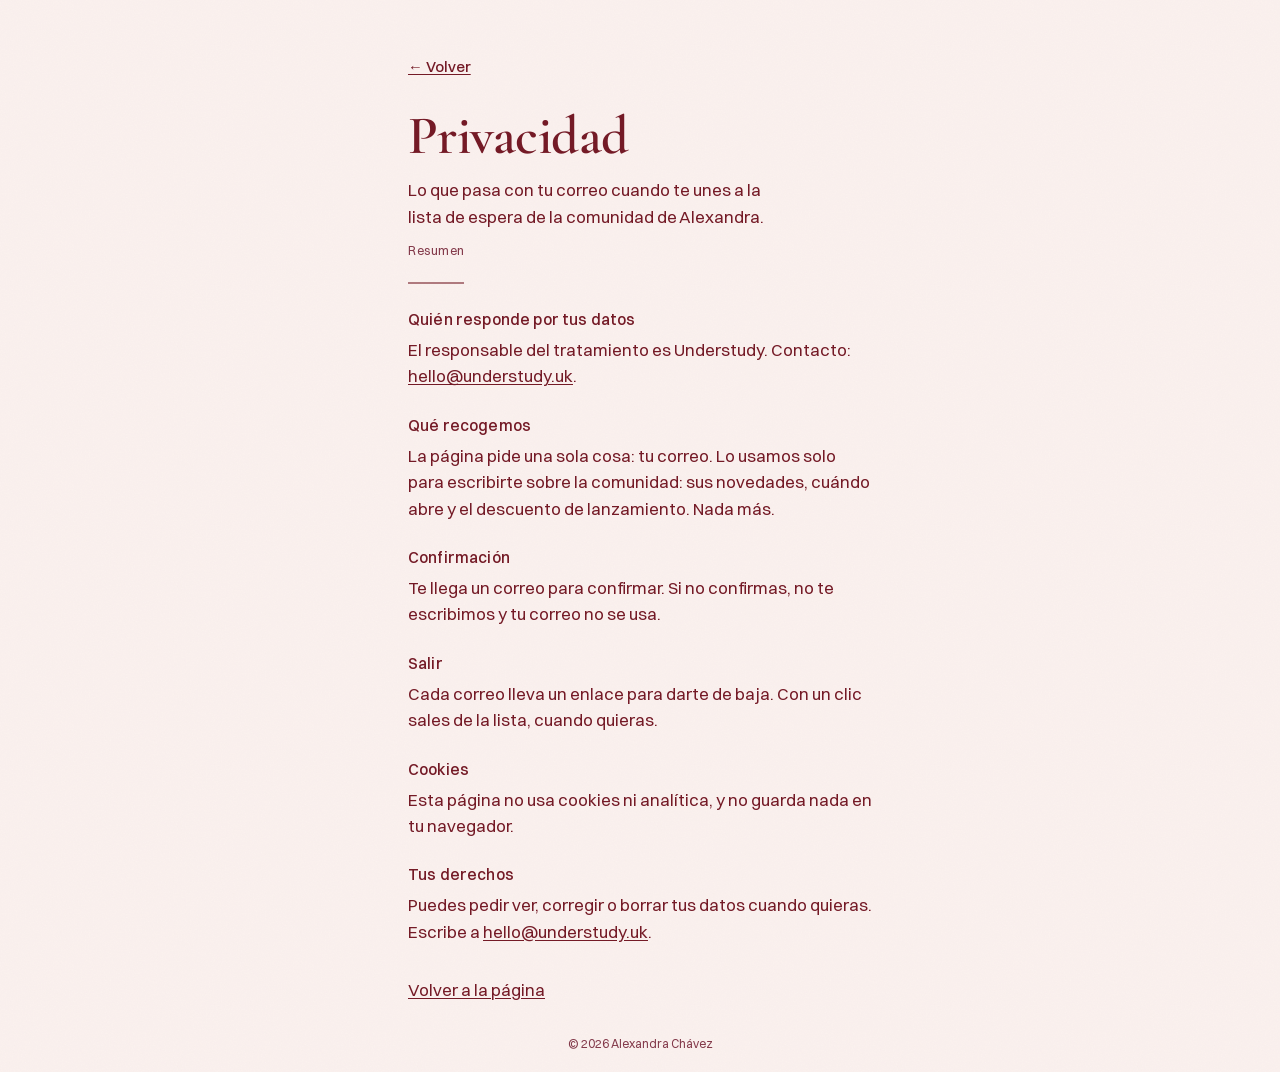
<file: privacidad-comunidad.html>
<!DOCTYPE html>
<html lang="es">
<head>
<meta charset="UTF-8">
<meta name="viewport" content="width=device-width, initial-scale=1, viewport-fit=cover">
<title>Privacidad · Lista de espera · Alexandra Chávez</title>
<meta name="description" content="Lo que pasa con tu correo cuando te unes a la lista de espera de la comunidad de Alexandra.">
<meta name="robots" content="noindex">
<meta name="theme-color" content="#FBF2EF">
<link rel="icon" href="data:image/svg+xml,%3Csvg xmlns='http://www.w3.org/2000/svg' viewBox='0 0 32 32'%3E%3Crect width='32' height='32' rx='7' fill='%23FBF2EF'/%3E%3Cpath d='M16 26.2c-.4 0-.7-.1-1-.4C10.4 22 5.4 17.7 5.4 12.6c0-3.4 2.6-6.1 5.9-6.1 2 0 3.7 1 4.7 2.6 1-1.6 2.7-2.6 4.7-2.6 3.3 0 5.9 2.7 5.9 6.1 0 5.1-5 9.4-9.6 13.2-.3.3-.6.4-1 .4z' fill='%23741A26'/%3E%3C/svg%3E">
<link rel="preload" href="assets/fonts/cormorant/CormorantGaramond-600-latin.woff2" as="font" type="font/woff2" crossorigin>
<link rel="preload" href="assets/fonts/switzer-400.woff2" as="font" type="font/woff2" crossorigin>
<style>
/* Privacy notice for comunidad.html only. Same paper, wine letters and fonts
   as the community page; no menu and no links out except back to the page and
   the contact address (her ask of 22 Oct: nothing she hasn't talked about). */
@font-face{font-family:'Cormorant Garamond';src:url('assets/fonts/cormorant/CormorantGaramond-600-latin.woff2') format('woff2');font-weight:600;font-style:normal;font-display:swap;}
@font-face{font-family:'Switzer';src:url('assets/fonts/switzer-400.woff2') format('woff2');font-weight:400;font-style:normal;font-display:swap;}
@font-face{font-family:'Switzer';src:url('assets/fonts/switzer-500.woff2') format('woff2');font-weight:500;font-style:normal;font-display:swap;}

:root{
  --paper:#FBF2EF;
  --wine:#741A26;
  --wine-deep:#56111D;
  --wine-soft:#83394A;
  --serif:'Cormorant Garamond','Gambetta',Georgia,'Times New Roman',serif;
  --sans:'Switzer',-apple-system,'Segoe UI','Helvetica Neue',sans-serif;
}
*,*::before,*::after{box-sizing:border-box;}
html{
  background-color:var(--paper);
  background-image:url("data:image/svg+xml,%3Csvg xmlns='http://www.w3.org/2000/svg' width='240' height='240'%3E%3Cfilter id='p'%3E%3CfeTurbulence type='fractalNoise' baseFrequency='.75' numOctaves='3' seed='5' stitchTiles='stitch'/%3E%3CfeColorMatrix values='0 0 0 0 .55 0 0 0 0 .35 0 0 0 0 .38 0 0 0 .06 0'/%3E%3C/filter%3E%3Crect width='240' height='240' filter='url(%23p)'/%3E%3C/svg%3E");
  color:var(--wine);
  -webkit-text-size-adjust:100%;text-size-adjust:100%;
}
body{
  margin:0;min-height:100vh;min-height:100svh;
  display:flex;flex-direction:column;
  font-family:var(--sans);font-size:1.0625rem;line-height:1.55;
  -webkit-font-smoothing:antialiased;
}
.page{
  flex:1 0 auto;width:100%;max-width:34rem;margin:0 auto;
  padding:max(1.1rem,env(safe-area-inset-top)) 1.25rem 1.5rem;
}
a{color:inherit;text-decoration:underline;text-underline-offset:2px;}
:focus-visible{outline:3px solid var(--wine-deep);outline-offset:3px;}
.back{display:inline-block;padding:.5rem 0;font-size:.92rem;font-weight:500;}
h1{
  margin:1.4rem 0 0;font-family:var(--serif);font-weight:600;
  font-size:clamp(2.2rem,9.6vw,3.2rem);line-height:1.02;letter-spacing:-.01em;
}
.lead{margin:.8rem 0 0;max-width:36ch;text-wrap:pretty;}
.updated{margin:.7rem 0 0;font-size:.8rem;letter-spacing:.04em;color:var(--wine-soft);}
.rule{display:block;width:56px;height:2px;margin:1.3rem 0 .2rem;background:rgba(116,26,38,.55);}
h2{margin:1.5rem 0 0;font-size:.98rem;font-weight:500;letter-spacing:.01em;}
h2+p{margin:.3rem 0 0;}
p{text-wrap:pretty;}
.again{margin:2rem 0 0;}
.foot{padding:0 1.25rem max(1.1rem,env(safe-area-inset-bottom));text-align:center;font-size:.75rem;color:var(--wine-soft);}
.foot p{margin:0;}
@media (min-width:900px){
  .page{padding:3rem 2.5rem 2rem;}
  h1{font-size:3.4rem;}
}
</style>
</head>
<body>
<main class="page">
  <a class="back" href="comunidad.html">← Volver</a>

  <h1>Privacidad</h1>
  <p class="lead">Lo que pasa con tu correo cuando te unes a la lista de espera de la comunidad de Alexandra.</p>
  <p class="updated">Resumen</p>
  <span class="rule" aria-hidden="true"></span>

  <h2>Quién responde por tus datos</h2>
  <p>El responsable del tratamiento es Understudy. Contacto: <a href="mailto:hello@understudy.uk">hello@understudy.uk</a>.</p>

  <h2>Qué recogemos</h2>
  <p>La página pide una sola cosa: tu correo. Lo usamos solo para escribirte sobre la comunidad: sus novedades, cuándo abre y el descuento de lanzamiento. Nada más.</p>

  <h2>Confirmación</h2>
  <p>Te llega un correo para confirmar. Si no confirmas, no te escribimos y tu correo no se usa.</p>

  <h2>Salir</h2>
  <p>Cada correo lleva un enlace para darte de baja. Con un clic sales de la lista, cuando quieras.</p>

  <h2>Cookies</h2>
  <p>Esta página no usa cookies ni analítica, y no guarda nada en tu navegador.</p>

  <h2>Tus derechos</h2>
  <p>Puedes pedir ver, corregir o borrar tus datos cuando quieras. Escribe a <a href="mailto:hello@understudy.uk">hello@understudy.uk</a>.</p>

  <p class="again"><a href="comunidad.html">Volver a la página</a></p>
</main>

<footer class="foot">
  <p>© 2026 Alexandra Chávez</p>
</footer>
</body>
</html>
</file>
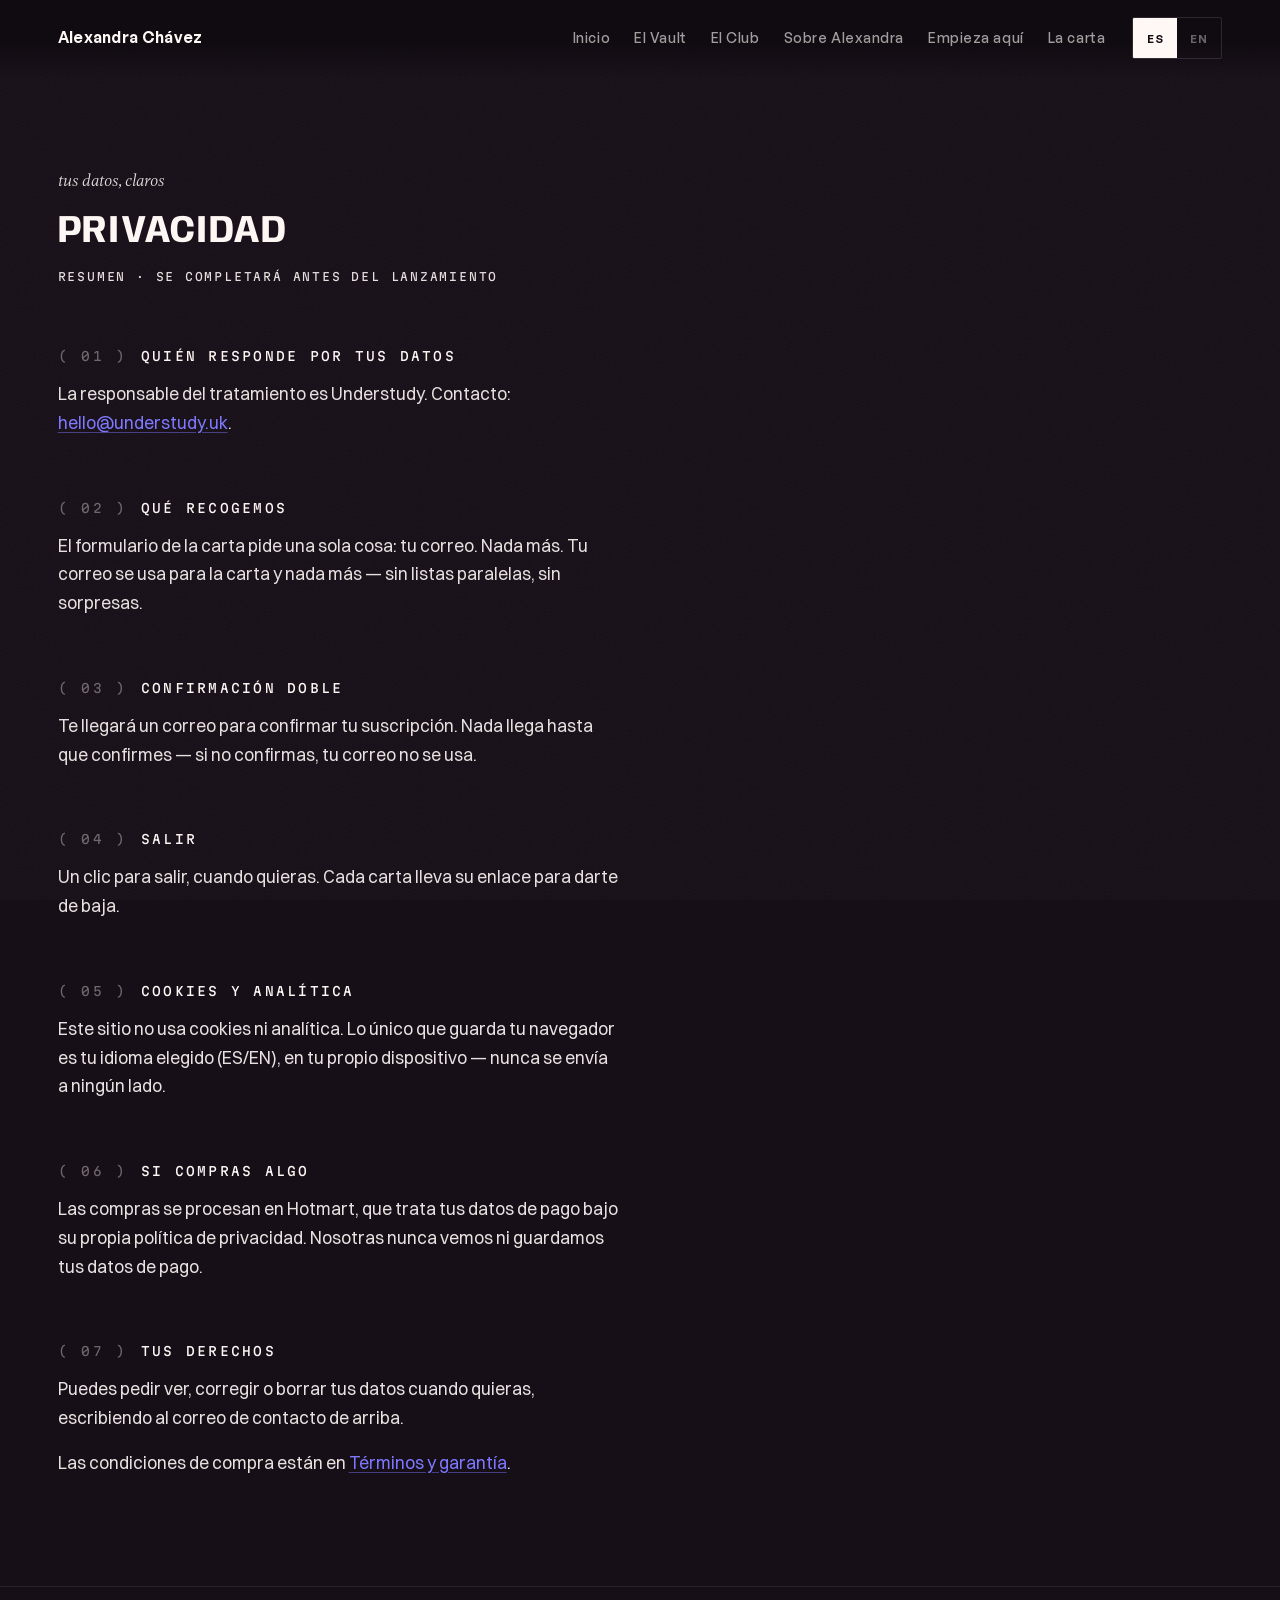
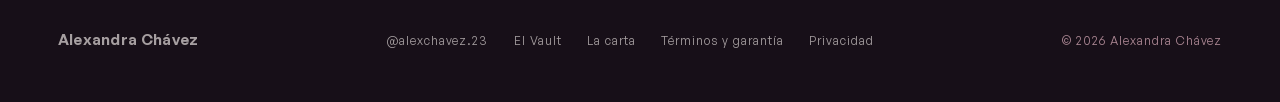
<file: privacidad.html>
<!DOCTYPE html>
<html lang="es" data-lang="es">
<head>
<meta charset="UTF-8">
<meta name="viewport" content="width=device-width, initial-scale=1">
<title>Alexandra Chávez · Privacidad</title>
<meta name="description" content="Qué datos recoge este sitio, para qué se usan y cómo salir cuando quieras.">

<meta name="robots" content="noindex">
<meta name="theme-color" content="#170F18">
<link rel="icon" href="data:image/svg+xml,%3Csvg xmlns='http://www.w3.org/2000/svg' viewBox='0 0 16 16'%3E%3Crect width='16' height='16' fill='%23170F18'/%3E%3Ccircle cx='8' cy='8' r='3' fill='%23FF5C69'/%3E%3C/svg%3E">

<link rel="preload" href="assets/fonts/v31/Anybody-VF.woff2" as="font" type="font/woff2" crossorigin>
<link rel="preload" href="assets/fonts/GeneralSans-Medium.woff2" as="font" type="font/woff2" crossorigin>
<link rel="preload" href="assets/fonts/switzer-400.woff2" as="font" type="font/woff2" crossorigin>
<link rel="stylesheet" href="assets/css/tokens.css">
<link rel="stylesheet" href="assets/css/base.css">
<link rel="stylesheet" href="assets/css/v31.css">
<style>
/* ============ legal pages (terminos / privacidad) — quiet typographic,
   v3.1 token coherence (identical block on both legal pages) ============ */
.legal{padding-top:9.5rem;padding-bottom:var(--section-y);}
.legal__inner{max-width:var(--measure);counter-reset:lg;}
.legal h1{
  font-family:var(--v31-display);
  font-variation-settings:'wght' var(--v31-rest-wght),'wdth' var(--v31-rest-wdth);  /* type-rest rule 2026-07-30 */
  font-size:clamp(1.55rem,4.3vw,2.4rem);line-height:1.04;
  letter-spacing:var(--v31-rest-track);text-transform:uppercase;max-width:none;
}
.legal h2{
  font-family:var(--v31-mono);font-variation-settings:'wght' 460,'wdth' 100;
  font-size:.78rem;letter-spacing:.18em;text-transform:uppercase;
  color:var(--flash);max-width:none;margin-top:var(--space-xl);
  display:flex;gap:.8rem;align-items:baseline;counter-increment:lg;
}
.legal h2::before{
  content:"( 0" counter(lg) " )";
  font-variation-settings:'wght' 380,'wdth' 100;
  letter-spacing:.22em;color:var(--flash-faint);
  white-space:nowrap;flex:none;   /* the mark itself must never wrap */
}
.legal p{color:var(--flash-90);margin-top:var(--space-s);max-width:var(--measure);}
.legal .intimate{font-size:1.05rem;margin-bottom:1rem;}
.legal__updated{
  font-family:var(--v31-mono);font-variation-settings:'wght' 420,'wdth' 100;
  font-size:.7rem;letter-spacing:.16em;text-transform:uppercase;
  color:var(--rose-70);margin-top:var(--space-m);
}
/* pending-value marker: quietly but visibly unresolved */
.tbc{color:var(--peri);border-bottom:1px dashed var(--peri-dim);}
/* v3.1 fix (Gate C #3): <strong> must use a REAL weight — Switzer has no 600
   file, so the browser was synthesising bold (smeared glyphs at 2x zoom).
   Switzer-500 exists as a real file; use it. */
.legal strong{font-weight:500;}
</style>
</head>
<body>

<a class="skip-link" href="#contenido" data-i18n="a11y.skip">Saltar al contenido</a>


<header class="site-head">
  <a class="wordmark" href="index.html" aria-label="Alexandra Chávez — inicio"><span aria-hidden="true">Alexandra Chávez</span></a>
  <div class="site-head__right">
    <nav class="nav-links" aria-label="Principal">
      <a href="index.html" data-i18n="nav.inicio">Inicio</a>
      <a href="vault.html" data-i18n="nav.vault">El Vault</a>
      <a href="membership.html" data-i18n="nav.club">El Club</a>
      <a href="sobre-alex.html" data-i18n="nav.sobre">Sobre Alexandra</a>
      <a href="empieza-aqui.html" data-i18n="nav.empieza">Empieza aquí</a>
      <a href="carta.html" data-i18n="nav.carta">La carta</a>
    </nav>
    <div class="lang-pill" role="group" aria-label="Idioma / Language">
      <button type="button" data-lang-btn="es" aria-pressed="true">ES</button>
      <button type="button" data-lang-btn="en" aria-pressed="false">EN</button>
    </div>
    <button class="nav-toggle" type="button" aria-expanded="false" aria-controls="menu-panel" data-i18n-attr="aria-label:a11y.menu" aria-label="Menú">
      <svg class="ic-open" viewBox="0 0 22 22" fill="none" aria-hidden="true"><path d="M2 6h18M2 11h18M2 16h18" stroke="currentColor" stroke-width="1.6" stroke-linecap="round"/></svg>
      <svg class="ic-close" viewBox="0 0 22 22" fill="none" aria-hidden="true"><path d="M4 4l14 14M18 4L4 18" stroke="currentColor" stroke-width="1.6" stroke-linecap="round"/></svg>
    </button>
  </div>
</header>
<nav class="menu-panel" id="menu-panel" aria-label="Principal (móvil)">
  <a href="index.html" data-i18n="nav.inicio">Inicio</a>
  <a href="vault.html" data-i18n="nav.vault">El Vault</a>
  <a href="membership.html" data-i18n="nav.club">El Club</a>
  <a href="sobre-alex.html" data-i18n="nav.sobre">Sobre Alexandra</a>
  <a href="empieza-aqui.html" data-i18n="nav.empieza">Empieza aquí</a>
  <a href="carta.html" data-i18n="nav.carta">La carta</a>
</nav>

<main id="contenido">

  
  <section class="legal">
    <div class="legal__inner">
      <p class="intimate" data-i18n="priv.eyebrow">tus datos, claros</p>
      <h1 data-i18n="priv.h1">Privacidad</h1>
      <p class="legal__updated" data-i18n="priv.updated">Resumen · se completará antes del lanzamiento</p>

      <h2 data-i18n="priv.controller.h2">Quién responde por tus datos</h2>
      <p data-i18n="priv.controller.body">La responsable del tratamiento es Understudy. Contacto: <a href="mailto:hello@understudy.uk">hello@understudy.uk</a>.</p>

      <h2 data-i18n="priv.collect.h2">Qué recogemos</h2>
      <p data-i18n="priv.collect.body">El formulario de la carta pide una sola cosa: tu correo. Nada más. Tu correo se usa para la carta y nada más — sin listas paralelas, sin sorpresas.</p>

      <h2 data-i18n="priv.optin.h2">Confirmación doble</h2>
      <p data-i18n="priv.optin.body">Te llegará un correo para confirmar tu suscripción. Nada llega hasta que confirmes — si no confirmas, tu correo no se usa.</p>

      <h2 data-i18n="priv.leave.h2">Salir</h2>
      <p data-i18n="priv.leave.body">Un clic para salir, cuando quieras. Cada carta lleva su enlace para darte de baja.</p>

      <h2 data-i18n="priv.cookies.h2">Cookies y analítica</h2>
      <p data-i18n="priv.cookies.body">Este sitio no usa cookies ni analítica. Lo único que guarda tu navegador es tu idioma elegido (ES/EN), en tu propio dispositivo — nunca se envía a ningún lado.</p>

      <h2 data-i18n="priv.payment.h2">Si compras algo</h2>
      <p data-i18n="priv.payment.body">Las compras se procesan en Hotmart, que trata tus datos de pago bajo su propia política de privacidad. Nosotras nunca vemos ni guardamos tus datos de pago.</p>

      <h2 data-i18n="priv.rights.h2">Tus derechos</h2>
      <p data-i18n="priv.rights.body">Puedes pedir ver, corregir o borrar tus datos cuando quieras, escribiendo al correo de contacto de arriba.</p>

      <p data-i18n="priv.termslink">Las condiciones de compra están en <a href="terminos.html">Términos y garantía</a>.</p>
    </div>
  </section>

</main>


<footer class="site-foot">
  <p class="f-name"><span aria-hidden="true">Alexandra Chávez</span><span class="sr-only">Alexandra Chávez</span></p>
  <nav aria-label="Redes y páginas">
    <a href="https://instagram.com/alexchavez.23" rel="noopener">@alexchavez.23</a>
    <a href="vault.html" data-i18n="nav.vault">El Vault</a>
    <a href="carta.html" data-i18n="nav.carta">La carta</a>
    <a href="terminos.html" data-i18n="footer.legal.terms">Términos y garantía</a>
    <a href="privacidad.html" data-i18n="footer.legal.privacy">Privacidad</a>
  </nav>
  <p>© 2026 Alexandra Chávez</p>
</footer>


<script type="application/json" id="i18n">
{
  "a11y.skip":  {"es":"Saltar al contenido","en":"Skip to content"},
  "a11y.menu":  {"es":"Menú","en":"Menu"},
  "nav.inicio": {"es":"Inicio","en":"Home"},
  "nav.vault":  {"es":"El Vault","en":"The Vault"},
  "nav.club":   {"es":"El Club","en":"The Club"},
  "nav.sobre":  {"es":"Sobre Alexandra","en":"About Alexandra"},
  "nav.empieza":{"es":"Empieza aquí","en":"Start here"},
  "nav.carta":  {"es":"La carta","en":"The letter"},
  "priv.eyebrow": {"es":"tus datos, claros","en":"your data, plainly"},
  "priv.h1": {"es":"Privacidad","en":"Privacy"},
  "priv.updated": {"es":"Resumen · se completará antes del lanzamiento","en":"Summary · to be completed before launch"},
  "priv.controller.h2": {"es":"Quién responde por tus datos","en":"Who answers for your data"},
  "priv.controller.body": {"es":"La responsable del tratamiento es Understudy. Contacto: <a href=\"mailto:hello@understudy.uk\">hello@understudy.uk</a>.","en":"The data controller is Understudy. Contact: <a href=\"mailto:hello@understudy.uk\">hello@understudy.uk</a>."},
  "priv.collect.h2": {"es":"Qué recogemos","en":"What we collect"},
  "priv.collect.body": {"es":"El formulario de la carta pide una sola cosa: tu correo. Nada más. Tu correo se usa para la carta y nada más — sin listas paralelas, sin sorpresas.","en":"The letter form asks for one thing: your email. Nothing else. Your email is used for the letter and nothing else — no side lists, no surprises."},
  "priv.optin.h2": {"es":"Confirmación doble","en":"Double confirmation"},
  "priv.optin.body": {"es":"Te llegará un correo para confirmar tu suscripción. Nada llega hasta que confirmes — si no confirmas, tu correo no se usa.","en":"You'll get one email to confirm your subscription. Nothing arrives until you confirm — and if you don't, your email isn't used."},
  "priv.leave.h2": {"es":"Salir","en":"Leaving"},
  "priv.leave.body": {"es":"Un clic para salir, cuando quieras. Cada carta lleva su enlace para darte de baja.","en":"One click to leave, whenever you want. Every letter carries its own unsubscribe link."},
  "priv.cookies.h2": {"es":"Cookies y analítica","en":"Cookies &amp; analytics"},
  "priv.cookies.body": {"es":"Este sitio no usa cookies ni analítica. Lo único que guarda tu navegador es tu idioma elegido (ES/EN), en tu propio dispositivo — nunca se envía a ningún lado.","en":"This site uses no cookies and no analytics. The only thing your browser stores is your chosen language (ES/EN), on your own device — it is never sent anywhere."},
  "priv.payment.h2": {"es":"Si compras algo","en":"If you buy something"},
  "priv.payment.body": {"es":"Las compras se procesan en Hotmart, que trata tus datos de pago bajo su propia política de privacidad. Nosotras nunca vemos ni guardamos tus datos de pago.","en":"Purchases are processed by Hotmart, which handles your payment data under its own privacy policy. We never see or store your payment details."},
  "priv.rights.h2": {"es":"Tus derechos","en":"Your rights"},
  "priv.rights.body": {"es":"Puedes pedir ver, corregir o borrar tus datos cuando quieras, escribiendo al correo de contacto de arriba.","en":"You can ask to see, correct or delete your data whenever you want, by writing to the contact email above."},
  "priv.termslink": {"es":"Las condiciones de compra están en <a href=\"terminos.html\">Términos y garantía</a>.","en":"The purchase terms live in <a href=\"terminos.html\">Terms &amp; guarantee</a>."},
  "footer.legal.terms": {"es":"Términos y garantía","en":"Terms &amp; guarantee"},
  "footer.legal.privacy": {"es":"Privacidad","en":"Privacy"}
}
</script>


<script src="assets/js/lang.js"></script>
<script src="assets/js/site.js"></script>
</body>
</html>
</file>
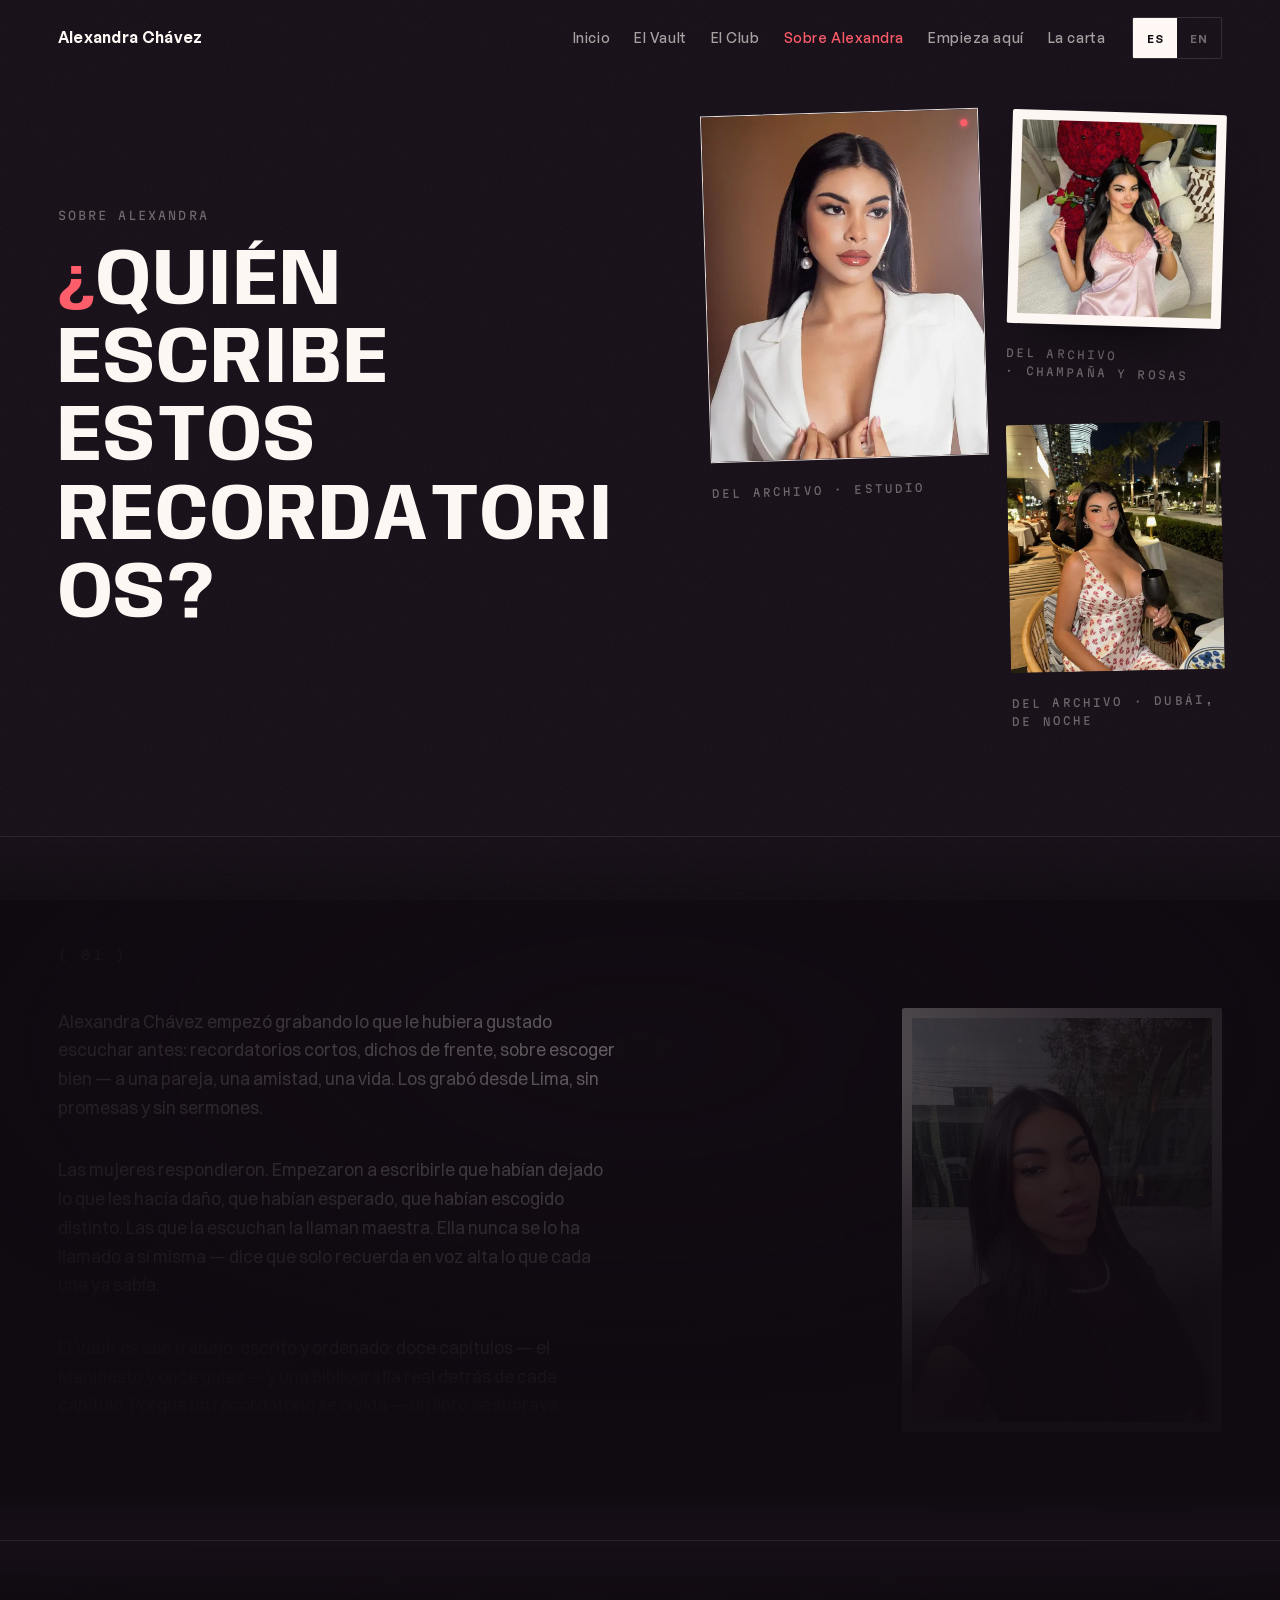
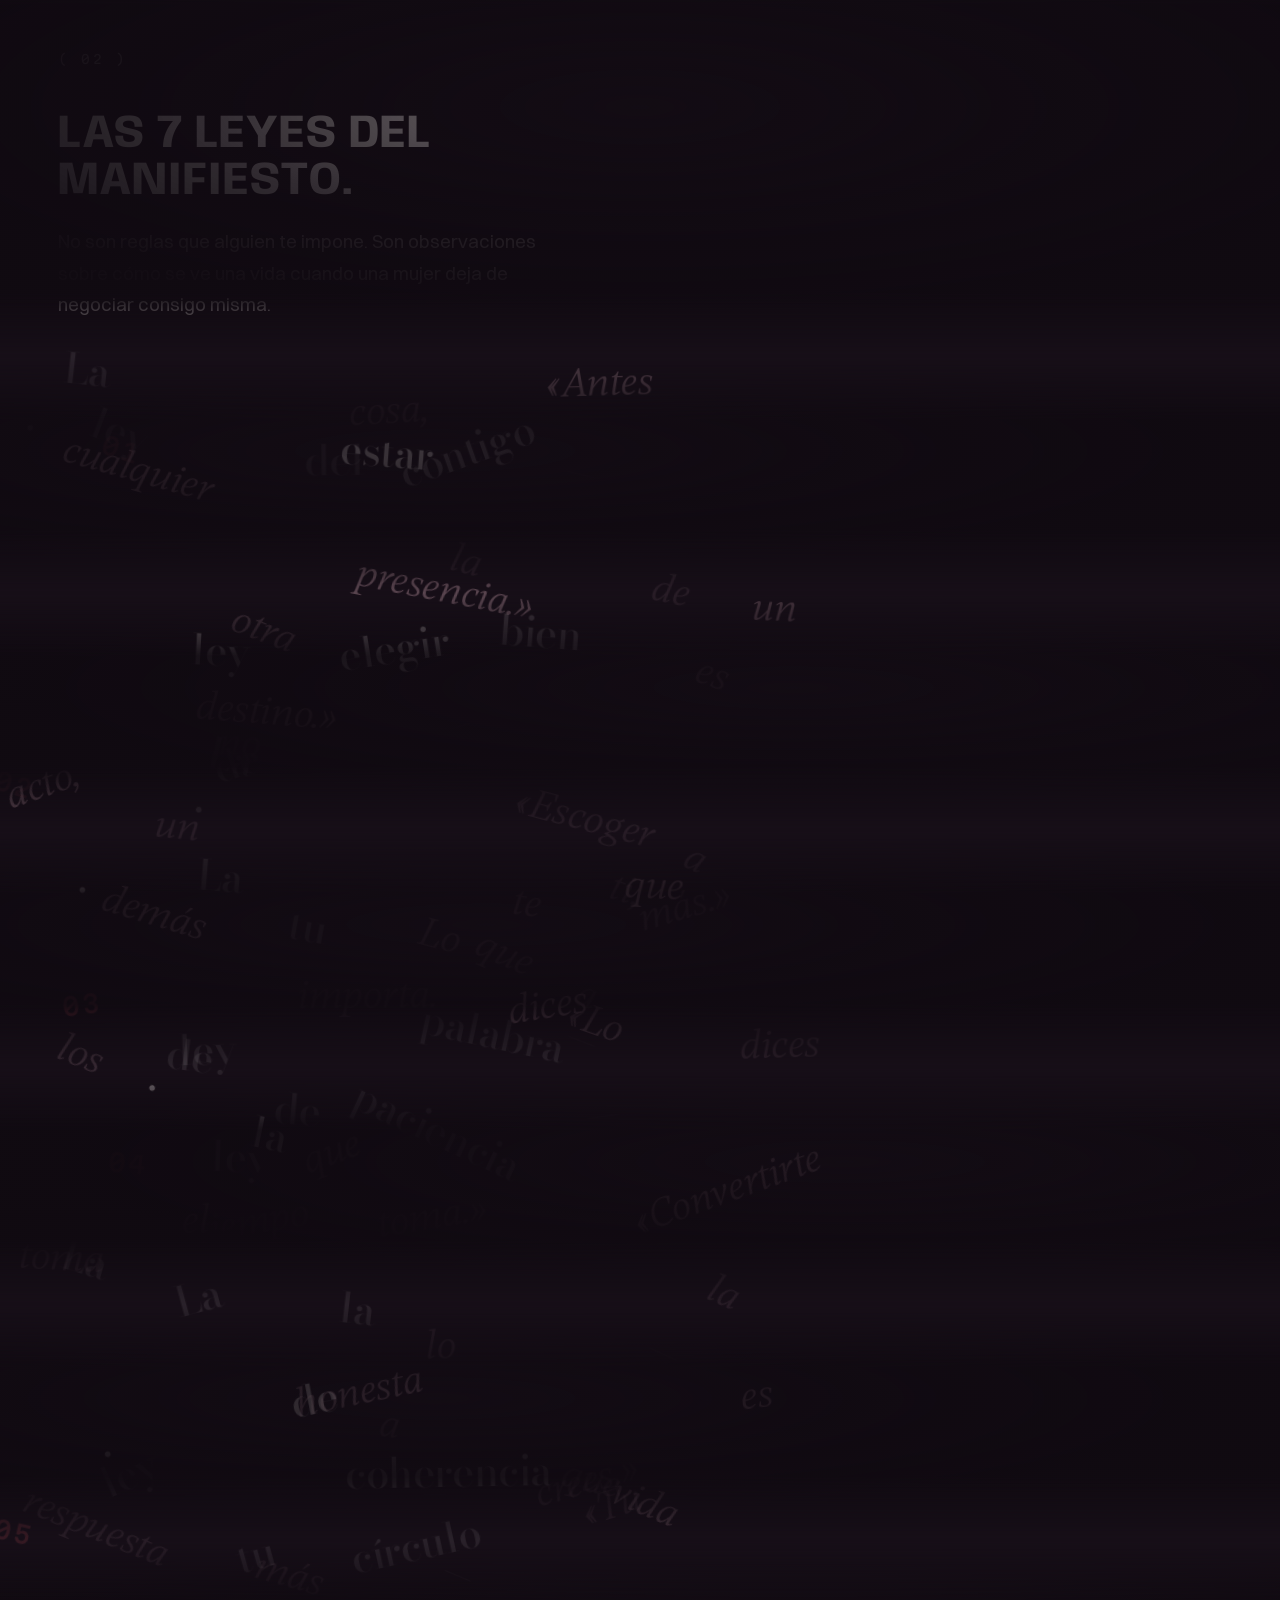
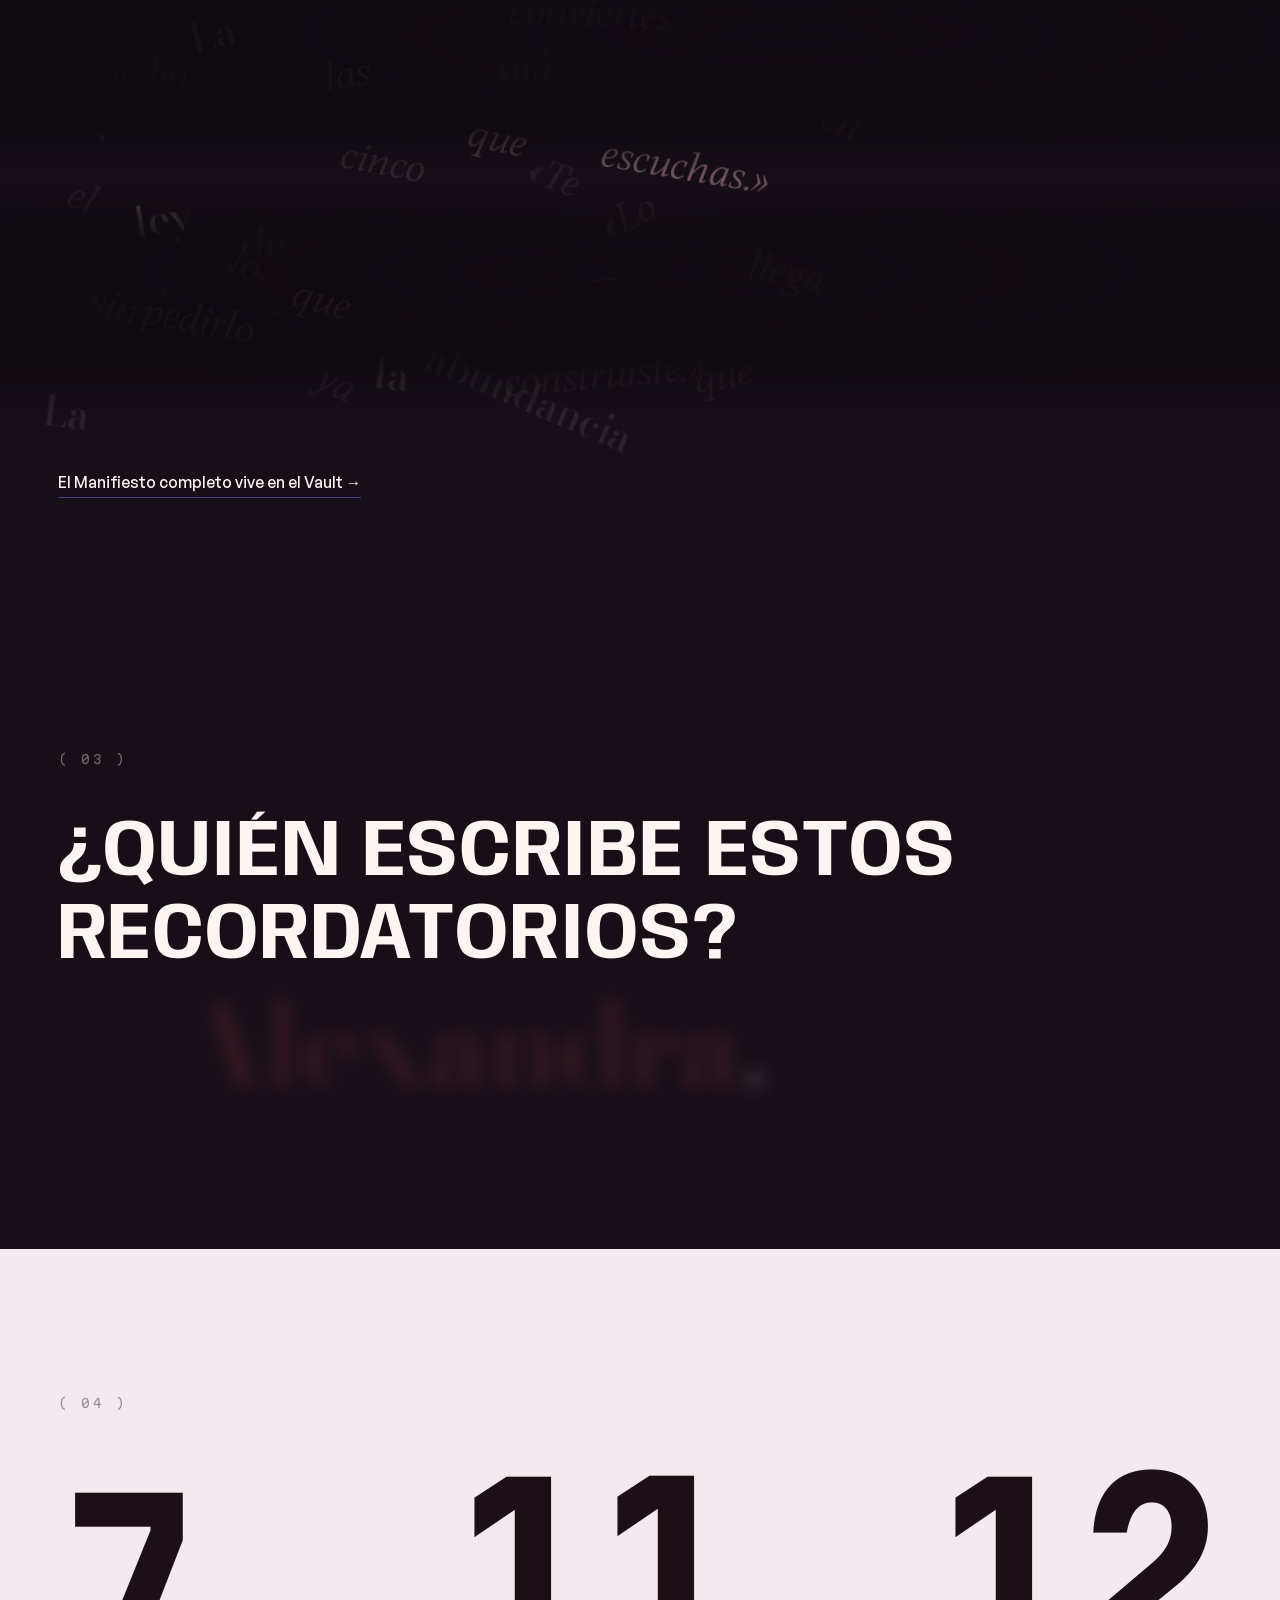
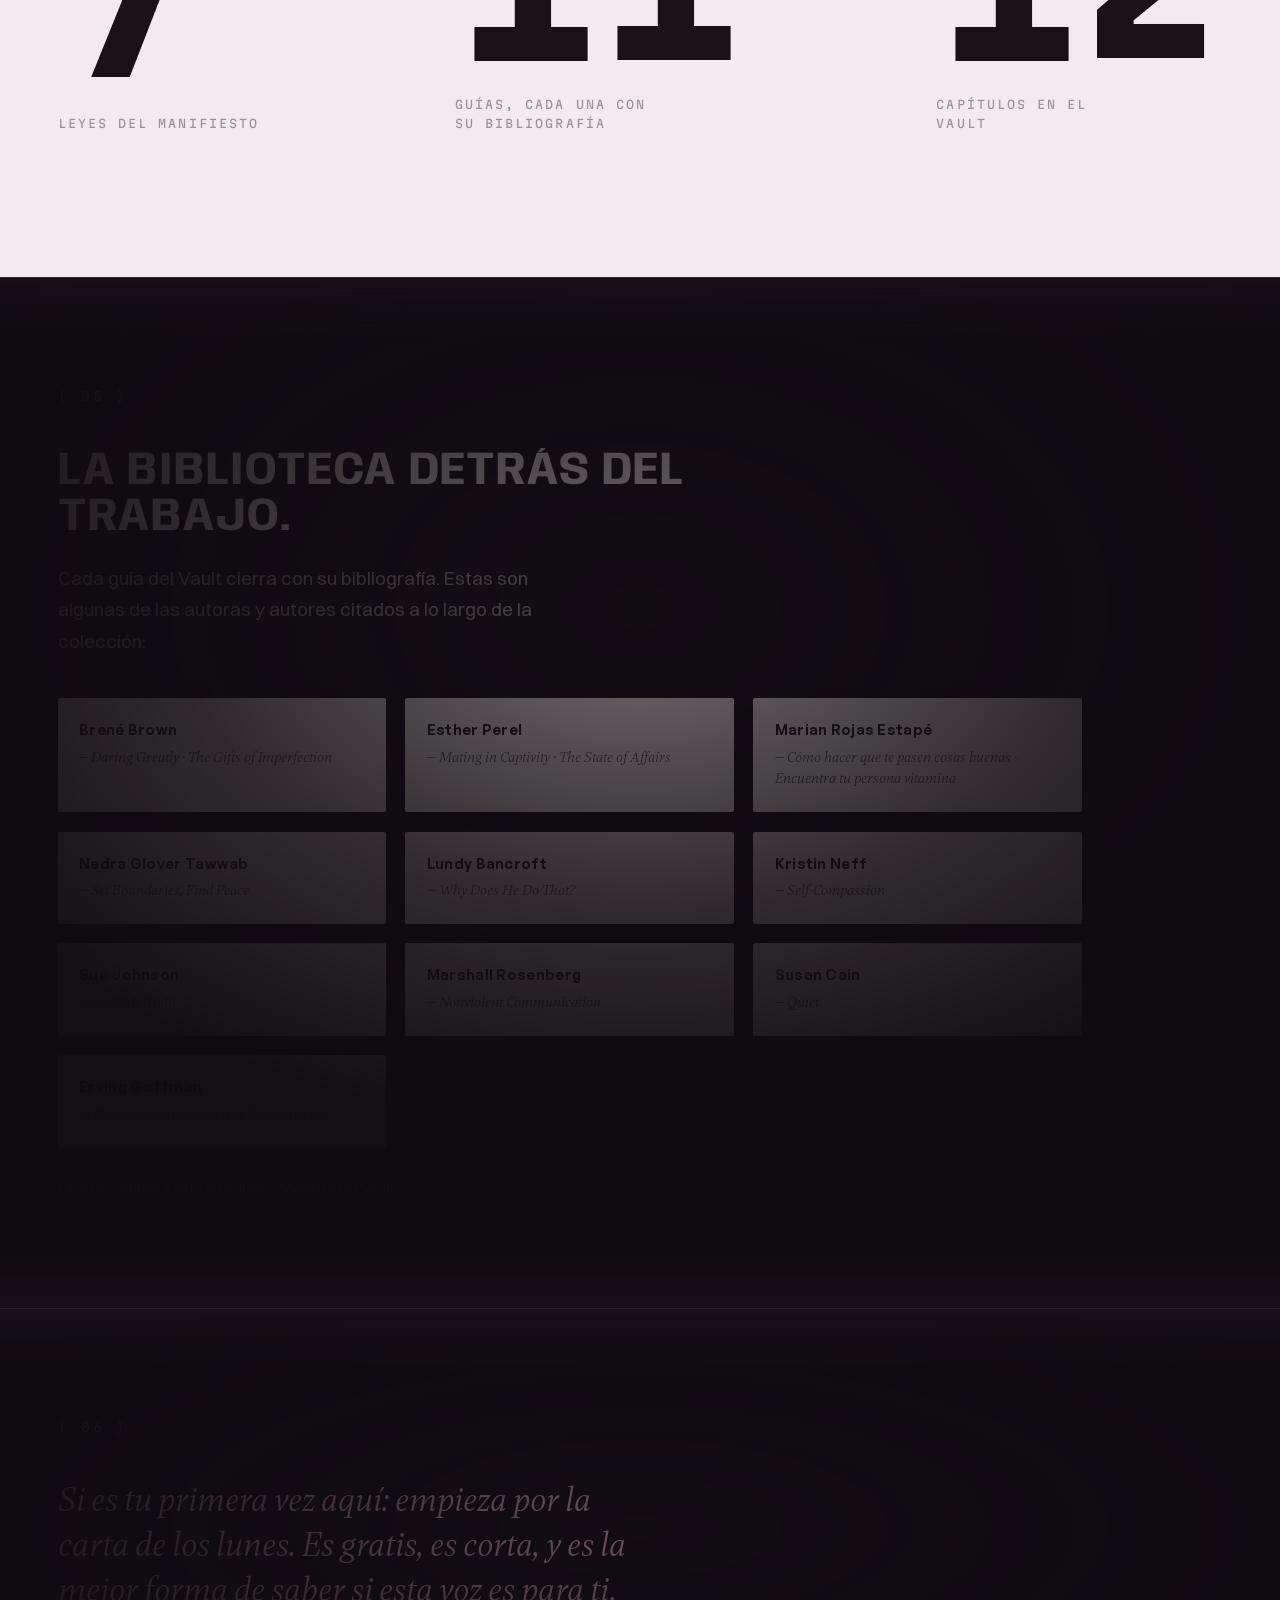
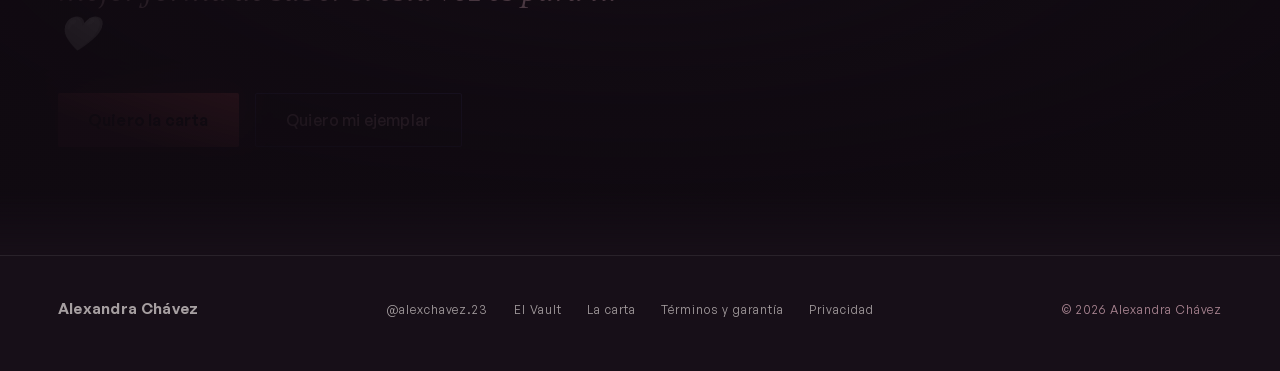
<file: sobre-alex.html>
<!DOCTYPE html>
<html lang="es" data-lang="es">
<head>
<meta charset="UTF-8">
<meta name="viewport" content="width=device-width, initial-scale=1">
<title>Sobre Alexandra Chávez</title>
<meta name="description" content="Quién escribe estos recordatorios: la historia de Alexandra, las siete leyes del Manifiesto y la biblioteca que sostiene su trabajo.">
<link rel="canonical" href="https://soyalexchavez.com/sobre-alex.html">
<meta property="og:type" content="website">
<meta property="og:title" content="Sobre Alexandra Chávez">
<meta property="og:description" content="Quién escribe estos recordatorios: la historia de Alexandra, las siete leyes del Manifiesto y la biblioteca que sostiene su trabajo.">
<meta property="og:url" content="https://soyalexchavez.com/sobre-alex.html">
<meta property="og:image" content="https://soyalexchavez.com/assets/img/og_sobre-alex.jpg">
<meta property="og:locale" content="es_MX">
<meta property="og:locale:alternate" content="en_US">
<meta name="theme-color" content="#170F18">
<link rel="icon" href="data:image/svg+xml,%3Csvg xmlns='http://www.w3.org/2000/svg' viewBox='0 0 16 16'%3E%3Crect width='16' height='16' fill='%23170F18'/%3E%3Ccircle cx='8' cy='8' r='3' fill='%23FF5C69'/%3E%3C/svg%3E">

<link rel="preload" href="assets/fonts/v31/Anybody-VF.woff2" as="font" type="font/woff2" crossorigin>
<link rel="preload" href="assets/fonts/GeneralSans-Medium.woff2" as="font" type="font/woff2" crossorigin>
<link rel="preload" href="assets/fonts/switzer-400.woff2" as="font" type="font/woff2" crossorigin>
<link rel="stylesheet" href="assets/css/tokens.css">
<link rel="stylesheet" href="assets/css/base.css">
<link rel="stylesheet" href="assets/css/v31.css">
<style>
/* ============ sobre-alex — page-scoped styles (v3.1 AMAZEMENT PASS, Stage 2)
   Scrapbook-led hero · manifesto laws as scroll-assembly · blur-focus
   quién-es device · giant-numeral facts (real numbers only) on the light
   polarity · mono apparatus. Copy + i18n content unchanged. ============ */
.plate picture{display:contents;}

/* v3.1 poster h2 voice (page-scoped display takeover) */
main h2{
  font-family:var(--v31-display);
  font-variation-settings:'wght' var(--v31-rest-wght),'wdth' var(--v31-rest-wdth);  /* type-rest rule 2026-07-30 */
  font-size:clamp(1.7rem,5.4vw,2.9rem);
  line-height:1;letter-spacing:var(--v31-rest-track);text-transform:uppercase;
  max-width:24ch;
}
.chap{margin-bottom:var(--space-l);}

/* hero — scrapbook-led (pattern #5) */
.about-hero{min-height:92svh;display:grid;align-content:center;gap:2.8rem;padding-top:7rem;}
.about-hero .v31-kinetic{font-size:clamp(2rem,6.3vw,5rem);margin-top:1.1rem;}
.about-hero__scrap{
  display:grid;grid-template-columns:1.3fr 1fr;
  gap:clamp(.9rem,2.6vw,1.6rem);align-items:start;
  max-width:40rem;width:100%;
}
.about-hero__scrap .v31-scrap__item{margin-top:0;}
.about-hero__scrap .v31-scrap__item:first-child{grid-row:span 2;}
.about-hero__scrap .v31-scrap__item:nth-child(3){margin-top:.9rem;}
@media (min-width:900px){
  .about-hero{grid-template-columns:1.05fr .95fr;align-items:center;gap:clamp(2.5rem,6vw,5.5rem);}
  .about-hero__scrap{justify-self:end;max-width:34rem;}
}

/* story */
.about-story{border-top:1px solid var(--line-soft);}
.about-story__grid{display:grid;gap:2.6rem;}
.about-story__text{max-width:var(--measure);display:grid;gap:1.35rem;}
.about-story__plate{max-width:17rem;}
@media (min-width:900px){
  .about-story__grid{grid-template-columns:1.2fr .8fr;gap:clamp(2.5rem,6vw,5.5rem);}
  .about-story__plate{max-width:20rem;justify-self:end;align-self:start;}
}

/* the seven laws — spotlight beats, assembled under the thumb (pattern #2) */
.law-intro{border-top:1px solid var(--line-soft);padding-bottom:clamp(1.6rem,4vh,2.6rem);}
.law-beat{padding-block:clamp(2.1rem,7vh,3.9rem);}
.law{
  font-family:var(--v31-serif);
  font-variation-settings:'wght' 500,'opsz' 44;
  font-size:clamp(1.5rem,5.2vw,2.6rem);line-height:1.3;
  letter-spacing:-.01em;color:var(--flash);
  max-width:30ch;
}
.law .law__no{
  font-family:var(--v31-mono);font-variation-settings:'wght' 500,'wdth' 100;
  color:var(--guava);font-size:.58em;letter-spacing:.12em;
}
.law .law__gloss{font-family:var(--font-serif);font-style:italic;font-weight:400;color:var(--rose);}
.law .v31-w{will-change:transform;}
.law-cta{padding-top:clamp(2rem,6vh,3.4rem);padding-bottom:var(--section-y);}

/* blur-focus quién-es device (pattern #4) — answer stays roman (weight lever) */
.about-blur{padding-block:var(--v31-stage-y);}
.about-blur .v31-blurpair__a,
.about-blur .v31-blurpair__a .v31-accent{font-style:normal;}

/* the work in numbers — light polarity chapter (patterns #8 + #13; REAL numbers only) */
.about-nums{padding-block:var(--v31-stage-y);}
.about-nums__grid{display:grid;gap:var(--space-l);align-items:end;}
.about-nums__cap{margin-top:.6rem;max-width:26ch;}
@media (min-width:760px){
  .about-nums__grid{grid-template-columns:auto auto auto;justify-content:space-between;gap:3rem;}
}

/* the library — bibliography plates */
.about-library{border-top:1px solid var(--line-soft);}
.books{display:grid;gap:1rem;margin-top:2.6rem;max-width:64rem;}
@media (min-width:640px){.books{grid-template-columns:1fr 1fr;}}
@media (min-width:1024px){.books{grid-template-columns:1fr 1fr 1fr;gap:1.2rem;}}
.book{
  background:var(--flash);color:var(--ink);border-radius:var(--radius);
  padding:1.25rem 1.35rem 1.4rem;box-shadow:var(--shadow-plate);
}
.book__author{
  display:block;font-family:var(--font-sans);font-weight:600;
  font-size:var(--text-small);letter-spacing:.02em;color:var(--ink);
  margin-bottom:.3rem;
}
.book__works{
  display:block;font-family:var(--font-serif);font-style:italic;
  font-size:var(--text-small);line-height:1.5;color:var(--ink);opacity:.74;
}
.about-library__note{margin-top:1.8rem;font-size:var(--text-small);color:var(--flash-dim);max-width:var(--measure-lede);}

/* close */
.about-close{border-top:1px solid var(--line-soft);}
.about-close__body{
  font-family:var(--font-serif);font-style:italic;
  font-size:var(--text-quote);line-height:var(--leading-snug);
  color:var(--rose);max-width:30ch;
}
.about-close__ctas{display:flex;flex-wrap:wrap;gap:1rem;margin-top:2.4rem;}
</style>
</head>
<body>

<a class="skip-link" href="#contenido" data-i18n="a11y.skip">Saltar al contenido</a>


<header class="site-head">
  <a class="wordmark" href="index.html" aria-label="Alexandra Chávez — inicio"><span aria-hidden="true">Alexandra Chávez</span></a>
  <div class="site-head__right">
    <nav class="nav-links" aria-label="Principal">
      <a href="index.html" data-i18n="nav.inicio">Inicio</a>
      <a href="vault.html" data-i18n="nav.vault">El Vault</a>
      <a href="membership.html" data-i18n="nav.club">El Club</a>
      <a href="sobre-alex.html" aria-current="page" data-i18n="nav.sobre">Sobre Alexandra</a>
      <a href="empieza-aqui.html" data-i18n="nav.empieza">Empieza aquí</a>
      <a href="carta.html" data-i18n="nav.carta">La carta</a>
    </nav>
    <div class="lang-pill" role="group" aria-label="Idioma / Language">
      <button type="button" data-lang-btn="es" aria-pressed="true">ES</button>
      <button type="button" data-lang-btn="en" aria-pressed="false">EN</button>
    </div>
    <button class="nav-toggle" type="button" aria-expanded="false" aria-controls="menu-panel" data-i18n-attr="aria-label:a11y.menu" aria-label="Menú">
      <svg class="ic-open" viewBox="0 0 22 22" fill="none" aria-hidden="true"><path d="M2 6h18M2 11h18M2 16h18" stroke="currentColor" stroke-width="1.6" stroke-linecap="round"/></svg>
      <svg class="ic-close" viewBox="0 0 22 22" fill="none" aria-hidden="true"><path d="M4 4l14 14M18 4L4 18" stroke="currentColor" stroke-width="1.6" stroke-linecap="round"/></svg>
    </button>
  </div>
</header>
<nav class="menu-panel" id="menu-panel" aria-label="Principal (móvil)">
  <a href="index.html" data-i18n="nav.inicio">Inicio</a>
  <a href="vault.html" data-i18n="nav.vault">El Vault</a>
  <a href="membership.html" data-i18n="nav.club">El Club</a>
  <a href="sobre-alex.html" aria-current="page" data-i18n="nav.sobre">Sobre Alexandra</a>
  <a href="empieza-aqui.html" data-i18n="nav.empieza">Empieza aquí</a>
  <a href="carta.html" data-i18n="nav.carta">La carta</a>
</nav>

<main id="contenido">

  
  <section class="spot about-hero" data-spot="hero" data-hero style="--spot-y:38%;">
    <div>
      <p class="v31-tag" data-i18n="about.hero.eyebrow">Sobre Alexandra</p>
      <h1 class="v31-kinetic" data-v31-kinetic="load" data-i18n="about.hero.h1"><span class="qo">¿</span>Quién escribe estos recordatorios?</h1>
    </div>
    <div class="v31-scrap about-hero__scrap">
      <figure class="v31-scrap__item" style="--tilt:-1.8deg">
        <div class="plate plate--frame" style="aspect-ratio:4/5;">
          <picture>
            <source type="image/webp" srcset="assets/img/about_03_480.webp 480w, assets/img/about_03_800.webp 800w, assets/img/about_03_1080.webp 1080w" sizes="(min-width:900px) 20rem, 52vw">
            <img src="assets/img/about_03_800.jpg" alt="Alexandra en retrato de estudio: blazer blanco y aretes de perla sobre fondo bronce" width="800" height="1000" fetchpriority="high" data-i18n-attr="alt:about.alt.hero">
          </picture>
        </div>
        <figcaption class="v31-scrap__tag" data-i18n="about.scrap.tag1">del archivo ·&nbsp;estudio</figcaption>
      </figure>
      <figure class="v31-scrap__item" style="--tilt:1.7deg">
        <div class="plate plate--print" style="aspect-ratio:1/1;">
          <picture>
            <source type="image/webp" srcset="assets/img/club_06_480.webp 480w, assets/img/club_06_720.webp 720w" sizes="(min-width:900px) 14rem, 38vw">
            <img src="assets/img/club_06_720.jpg" alt="Alexandra con copa de champaña junto a un oso de rosas rojas" loading="lazy" width="720" height="720" data-i18n-attr="alt:about.scrap.alt2">
          </picture>
        </div>
        <figcaption class="v31-scrap__tag" data-i18n="about.scrap.tag2">del archivo ·&nbsp;champaña y rosas</figcaption>
      </figure>
      <figure class="v31-scrap__item" style="--tilt:-1.2deg">
        <div class="plate" style="aspect-ratio:720/836;">
          <picture>
            <source type="image/webp" srcset="assets/img/carta_07_720.webp 720w" sizes="(min-width:900px) 14rem, 38vw">
            <img src="assets/img/carta_07_1080.jpg" alt="Alexandra en una cena al aire libre de noche, vestido floral, luz de vela y la ciudad de fondo" loading="lazy" width="720" height="836" data-i18n-attr="alt:about.scrap.alt3">
          </picture>
        </div>
        <figcaption class="v31-scrap__tag" data-i18n="about.scrap.tag3">del archivo ·&nbsp;dubái, de noche</figcaption>
      </figure>
    </div>
  </section>

  
  <section class="spot about-story" data-spot style="--spot-y:30%;">
    <p class="v31-chapter chap" aria-hidden="true">( 01 )</p>
    <div class="about-story__grid">
      <div class="about-story__text">
        <p data-rise data-i18n="about.story.p1">Alexandra Chávez empezó grabando lo que le hubiera gustado escuchar antes: recordatorios cortos, dichos de frente, sobre escoger bien — a una pareja, una amistad, una vida. Los grabó desde Lima, sin promesas y sin sermones.</p>
        <p data-rise data-i18n="about.story.p2">Las mujeres respondieron. Empezaron a escribirle que habían dejado lo que les hacía daño, que habían esperado, que habían escogido distinto. Las que la escuchan la llaman maestra. Ella nunca se lo ha llamado a sí misma — dice que solo recuerda en voz alta lo que cada una ya sabía.</p>
        <p data-rise data-i18n="about.story.p3">El Vault es ese trabajo, escrito y ordenado: doce capítulos — el Manifiesto y once guías — y una bibliografía real detrás de cada capítulo. Porque un recordatorio se olvida — un libro se subraya.</p>
      </div>
      <figure class="about-story__plate" data-rise>
        <div class="plate plate--print" style="aspect-ratio:800/1061;">
          <picture>
            <source type="image/webp" srcset="assets/img/about_10_480.webp 480w, assets/img/about_10_800.webp 800w" sizes="(min-width:900px) 20rem, 64vw">
            <img src="assets/img/about_10_800.jpg" alt="Alexandra de día, con top ciruela y perlas, luz natural" width="800" height="1061" loading="lazy" data-i18n-attr="alt:about.alt.story">
          </picture>
        </div>
      </figure>
    </div>
  </section>

  
  <section class="spot law-intro" data-spot>
    <p class="v31-chapter chap" aria-hidden="true">( 02 )</p>
    <h2 data-split data-i18n="about.laws.h2">Las 7 leyes del Manifiesto.</h2>
    <p class="lede" data-rise data-i18n="about.laws.intro" style="margin-top:1.4rem;">No son reglas que alguien te impone. Son observaciones sobre cómo se ve una vida cuando una mujer deja de negociar consigo misma.</p>
  </section>

  <section class="spot law-beat" data-spot style="--spot-x:34%;">
    <p class="law" data-v31-assembly data-i18n="about.laws.01"><span class="ts law__no">01</span> · La ley del estar contigo — <em class="law__gloss">«Antes de cualquier otra cosa, la presencia.»</em></p>
  </section>
  <section class="spot law-beat" data-spot style="--spot-x:62%;">
    <p class="law" data-v31-assembly data-i18n="about.laws.02"><span class="ts law__no">02</span> · La ley de elegir bien — <em class="law__gloss">«Escoger es un acto, no un destino.»</em></p>
  </section>
  <section class="spot law-beat" data-spot style="--spot-x:38%;">
    <p class="law" data-v31-assembly data-i18n="about.laws.03"><span class="ts law__no">03</span> · La ley de tu palabra — <em class="law__gloss">«Lo que dices a los demás importa. Lo que te dices a ti, más.»</em></p>
  </section>
  <section class="spot law-beat" data-spot style="--spot-x:66%;">
    <p class="law" data-v31-assembly data-i18n="about.laws.04"><span class="ts law__no">04</span> · La ley de la paciencia — <em class="law__gloss">«Convertirte toma el tiempo que toma.»</em></p>
  </section>
  <section class="spot law-beat" data-spot style="--spot-x:34%;">
    <p class="law" data-v31-assembly data-i18n="about.laws.05"><span class="ts law__no">05</span> · La ley de la coherencia — <em class="law__gloss">«Tu vida es la respuesta más honesta a lo que crees.»</em></p>
  </section>
  <section class="spot law-beat" data-spot style="--spot-x:62%;">
    <p class="law" data-v31-assembly data-i18n="about.laws.06"><span class="ts law__no">06</span> · La ley de tu círculo — <em class="law__gloss">«Te conviertes en el promedio de las cinco que más escuchas.»</em></p>
  </section>
  <section class="spot law-beat" data-spot style="--spot-x:50%;">
    <p class="law" data-v31-assembly data-i18n="about.laws.07"><span class="ts law__no">07</span> · La ley de la abundancia — <em class="law__gloss">«Lo que llega sin pedirlo es lo que ya construiste.»</em></p>
  </section>

  <section class="law-cta">
    <p data-rise><a class="link-quiet" href="vault.html" data-i18n="about.laws.cta">El Manifiesto completo vive en el Vault&nbsp;→</a></p>
  </section>

  
  <section class="about-blur">
    <p class="v31-chapter chap" aria-hidden="true">( 03 )</p>
    <div class="v31-blurpair" data-v31-blurpair>
      <p class="v31-blurpair__q" data-i18n="about.blur.q">¿Quién escribe estos recordatorios?</p>
      <p class="v31-blurpair__a" data-i18n="about.blur.a">— <em class="v31-accent">Alexandra</em>.</p>
    </div>
  </section>

  
  <section class="v31-flip about-nums">
    <p class="v31-chapter chap" aria-hidden="true">( 04 )</p>
    <h2 class="sr-only" data-i18n="about.nums.sr">El trabajo en números</h2>
    <div class="about-nums__grid">
      <div>
        <span class="v31-num" data-v31-num="7">7</span>
        <p class="v31-tag about-nums__cap" data-i18n="about.nums.cap1">leyes del Manifiesto</p>
      </div>
      <div>
        <span class="v31-num" data-v31-num="11">11</span>
        <p class="v31-tag about-nums__cap" data-i18n="about.nums.cap2">guías, cada una con su bibliografía</p>
      </div>
      <div>
        <span class="v31-num" data-v31-num="12">12</span>
        <p class="v31-tag about-nums__cap" data-i18n="about.nums.cap3">capítulos en el Vault</p>
      </div>
    </div>
  </section>

  
  <section class="spot about-library" data-spot style="--spot-y:32%;">
    <p class="v31-chapter chap" aria-hidden="true">( 05 )</p>
    <h2 data-split data-i18n="about.library.h2">La biblioteca detrás del trabajo.</h2>
    <p class="lede" data-rise data-i18n="about.library.intro" style="margin-top:1.4rem;">Cada guía del Vault cierra con su bibliografía. Estas son algunas de las autoras y autores citados a lo largo de la colección:</p>
    <ul class="books" style="list-style:none;">
      <li class="book" data-rise><span class="book__author">Brené Brown</span> <span class="book__works">— Daring Greatly · The Gifts of Imperfection</span></li>
      <li class="book" data-rise><span class="book__author">Esther Perel</span> <span class="book__works">— Mating in Captivity · The State of Affairs</span></li>
      <li class="book" data-rise><span class="book__author">Marian Rojas Estapé</span> <span class="book__works">— Cómo hacer que te pasen cosas buenas · Encuentra tu persona vitamina</span></li>
      <li class="book" data-rise><span class="book__author">Nedra Glover Tawwab</span> <span class="book__works">— Set Boundaries, Find Peace</span></li>
      <li class="book" data-rise><span class="book__author">Lundy Bancroft</span> <span class="book__works">— Why Does He Do That?</span></li>
      <li class="book" data-rise><span class="book__author">Kristin Neff</span> <span class="book__works">— Self-Compassion</span></li>
      <li class="book" data-rise><span class="book__author">Sue Johnson</span> <span class="book__works">— Hold Me Tight</span></li>
      <li class="book" data-rise><span class="book__author">Marshall Rosenberg</span> <span class="book__works">— Nonviolent Communication</span></li>
      <li class="book" data-rise><span class="book__author">Susan Cain</span> <span class="book__works">— Quiet</span></li>
      <li class="book" data-rise><span class="book__author">Erving Goffman</span> <span class="book__works">— The Presentation of Self in Everyday Life</span></li>
    </ul>
    <p class="about-library__note" data-rise data-i18n="about.library.note">La lista completa está en el Índice Maestro del Vault.</p>
  </section>

  
  <section class="spot about-close" data-spot style="--spot-y:40%;">
    <p class="v31-chapter chap" aria-hidden="true">( 06 )</p>
    <p class="about-close__body" data-split data-i18n="about.close.body">Si es tu primera vez aquí: empieza por la carta de los lunes. Es gratis, es corta, y es la mejor forma de saber si esta voz es para ti. 🤍</p>
    <div class="about-close__ctas">
      <a class="btn" href="carta.html" data-i18n="about.close.cta.primary">Quiero la carta</a>
      <a class="btn btn--ghost" href="vault.html" data-i18n="about.close.cta.secondary">Quiero mi ejemplar</a>
    </div>
  </section>

</main>


<div class="cta-bar" data-cta-bar>
  <p class="cta-bar__line" data-i18n="ctabar.line">El Vault abre a su ritmo, no al tuyo.</p>
  <a class="btn btn--small" href="vault.html" data-i18n="ctabar.btn">Quiero mi ejemplar</a>
</div>


<footer class="site-foot">
  <p class="f-name"><span aria-hidden="true">Alexandra Chávez</span><span class="sr-only">Alexandra Chávez</span></p>
  <nav aria-label="Redes y páginas">
    <a href="https://instagram.com/alexchavez.23" rel="noopener">@alexchavez.23</a>
    <a href="vault.html" data-i18n="nav.vault">El Vault</a>
    <a href="carta.html" data-i18n="nav.carta">La carta</a>
    <a href="terminos.html" data-i18n="footer.legal.terms">Términos y garantía</a>
    <a href="privacidad.html" data-i18n="footer.legal.privacy">Privacidad</a>
  </nav>
  <p>© 2026 Alexandra Chávez</p>
</footer>


<script type="application/json" id="i18n">
{
  "a11y.skip":  {"es":"Saltar al contenido","en":"Skip to content"},
  "a11y.menu":  {"es":"Menú","en":"Menu"},
  "nav.inicio": {"es":"Inicio","en":"Home"},
  "nav.vault":  {"es":"El Vault","en":"The Vault"},
  "nav.club":   {"es":"El Club","en":"The Club"},
  "nav.sobre":  {"es":"Sobre Alexandra","en":"About Alexandra"},
  "nav.empieza":{"es":"Empieza aquí","en":"Start here"},
  "nav.carta":  {"es":"La carta","en":"The letter"},
  "about.hero.eyebrow": {"es":"Sobre Alexandra","en":"About Alexandra"},
  "about.hero.h1": {"es":"<span class=\"qo\">¿</span>Quién escribe estos recordatorios?","en":"Who writes these reminders?"},
  "about.alt.hero": {"es":"Alexandra en retrato de estudio: blazer blanco y aretes de perla sobre fondo bronce","en":"Alexandra in a studio portrait: white blazer and pearl earrings against a bronze backdrop"},
  "about.scrap.tag1": {"es":"del archivo ·&nbsp;estudio","en":"from the archive ·&nbsp;studio"},
  "about.scrap.tag2": {"es":"del archivo ·&nbsp;champaña y rosas","en":"from the archive ·&nbsp;champagne and roses"},
  "about.scrap.tag3": {"es":"del archivo ·&nbsp;dubái, de noche","en":"from the archive ·&nbsp;dubai, at night"},
  "about.scrap.alt2": {"es":"Alexandra con copa de champaña junto a un oso de rosas rojas","en":"Alexandra with a glass of champagne beside a bear made of red roses"},
  "about.scrap.alt3": {"es":"Alexandra en una cena al aire libre de noche, vestido floral, luz de vela y la ciudad de fondo","en":"Alexandra at an open-air dinner at night, floral dress, candlelight, the city behind her"},
  "about.story.p1": {"es":"Alexandra Chávez empezó grabando lo que le hubiera gustado escuchar antes: recordatorios cortos, dichos de frente, sobre escoger bien — a una pareja, una amistad, una vida. Los grabó desde Lima, sin promesas y sin sermones.","en":"Alexandra Chávez began by recording what she wished someone had told her sooner: short reminders, said straight to camera, about choosing well — a partner, a friendship, a life. She recorded them from Lima, with no promises and no sermons."},
  "about.story.p2": {"es":"Las mujeres respondieron. Empezaron a escribirle que habían dejado lo que les hacía daño, que habían esperado, que habían escogido distinto. Las que la escuchan la llaman maestra. Ella nunca se lo ha llamado a sí misma — dice que solo recuerda en voz alta lo que cada una ya sabía.","en":"Women answered. They began writing to her — that they had left what was hurting them, that they had waited, that they had chosen differently. The women who listen to her call her a teacher. She has never called herself one — she says she only remembers out loud what each of them already knew."},
  "about.story.p3": {"es":"El Vault es ese trabajo, escrito y ordenado: doce capítulos — el Manifiesto y once guías — y una bibliografía real detrás de cada capítulo. Porque un recordatorio se olvida — un libro se subraya.","en":"The Vault is that work, written down and put in order: twelve chapters — the Manifesto and eleven guides — and a real bibliography behind every chapter. Because a reminder fades — a book gets underlined."},
  "about.alt.story": {"es":"Alexandra de día, con top ciruela y perlas, luz natural","en":"Alexandra in daylight, plum top and pearls, natural light"},
  "about.laws.h2": {"es":"Las 7 leyes del Manifiesto.","en":"The 7 laws of the Manifesto."},
  "about.laws.intro": {"es":"No son reglas que alguien te impone. Son observaciones sobre cómo se ve una vida cuando una mujer deja de negociar consigo misma.","en":"They are not rules anyone imposes on you. They are observations about what a life looks like when a woman stops negotiating with herself."},
  "about.laws.01": {"es":"<span class=\"ts law__no\">01</span> · La ley del estar contigo — <em class=\"law__gloss\">«Antes de cualquier otra cosa, la presencia.»</em>","en":"<span class=\"ts law__no\">01</span> · The Law of Being With Yourself — <em class=\"law__gloss\">“Before anything else, presence.”</em>"},
  "about.laws.02": {"es":"<span class=\"ts law__no\">02</span> · La ley de elegir bien — <em class=\"law__gloss\">«Escoger es un acto, no un destino.»</em>","en":"<span class=\"ts law__no\">02</span> · The Law of Choosing Well — <em class=\"law__gloss\">“Choosing is an act, not a destination.”</em>"},
  "about.laws.03": {"es":"<span class=\"ts law__no\">03</span> · La ley de tu palabra — <em class=\"law__gloss\">«Lo que dices a los demás importa. Lo que te dices a ti, más.»</em>","en":"<span class=\"ts law__no\">03</span> · The Law of Your Word — <em class=\"law__gloss\">“What you say to others matters. What you say to yourself, more.”</em>"},
  "about.laws.04": {"es":"<span class=\"ts law__no\">04</span> · La ley de la paciencia — <em class=\"law__gloss\">«Convertirte toma el tiempo que toma.»</em>","en":"<span class=\"ts law__no\">04</span> · The Law of Patience — <em class=\"law__gloss\">“Becoming takes the time it takes.”</em>"},
  "about.laws.05": {"es":"<span class=\"ts law__no\">05</span> · La ley de la coherencia — <em class=\"law__gloss\">«Tu vida es la respuesta más honesta a lo que crees.»</em>","en":"<span class=\"ts law__no\">05</span> · The Law of Coherence — <em class=\"law__gloss\">“Your life is the most honest answer to what you believe.”</em>"},
  "about.laws.06": {"es":"<span class=\"ts law__no\">06</span> · La ley de tu círculo — <em class=\"law__gloss\">«Te conviertes en el promedio de las cinco que más escuchas.»</em>","en":"<span class=\"ts law__no\">06</span> · The Law of Your Circle — <em class=\"law__gloss\">“You become the average of the five women you most listen to.”</em>"},
  "about.laws.07": {"es":"<span class=\"ts law__no\">07</span> · La ley de la abundancia — <em class=\"law__gloss\">«Lo que llega sin pedirlo es lo que ya construiste.»</em>","en":"<span class=\"ts law__no\">07</span> · The Law of Abundance — <em class=\"law__gloss\">“What arrives unasked is what you already built.”</em>"},
  "about.laws.cta": {"es":"El Manifiesto completo vive en el Vault&nbsp;→","en":"The full Manifesto lives in the Vault&nbsp;→"},
  "about.blur.q": {"es":"¿Quién escribe estos recordatorios?","en":"Who writes these reminders?"},
  "about.blur.a": {"es":"— <em class=\"v31-accent\">Alexandra</em>.","en":"— <em class=\"v31-accent\">Alexandra</em>."},
  "about.nums.sr": {"es":"El trabajo en números","en":"The work in numbers"},
  "about.nums.cap1": {"es":"leyes del Manifiesto","en":"laws of the Manifesto"},
  "about.nums.cap2": {"es":"guías, cada una con su bibliografía","en":"guides, each with its bibliography"},
  "about.nums.cap3": {"es":"capítulos en el Vault","en":"chapters in the Vault"},
  "about.library.h2": {"es":"La biblioteca detrás del trabajo.","en":"The library behind the work."},
  "about.library.intro": {"es":"Cada guía del Vault cierra con su bibliografía. Estas son algunas de las autoras y autores citados a lo largo de la colección:","en":"Every guide in the Vault closes with its bibliography. These are some of the authors cited across the collection:"},
  "about.library.note": {"es":"La lista completa está en el Índice Maestro del Vault.","en":"The complete list lives in the Vault's Master Index."},
  "about.close.body": {"es":"Si es tu primera vez aquí: empieza por la carta de los lunes. Es gratis, es corta, y es la mejor forma de saber si esta voz es para ti. 🤍","en":"If this is your first time here: start with the Monday letter. It's free, it's short, and it's the best way to know whether this voice is for you. 🤍"},
  "about.close.cta.primary": {"es":"Quiero la carta","en":"I want the letter"},
  "about.close.cta.secondary": {"es":"Quiero mi ejemplar","en":"I want my copy"},
  "footer.legal.terms": {"es":"Términos y garantía","en":"Terms &amp; guarantee"},
  "footer.legal.privacy": {"es":"Privacidad","en":"Privacy"},
  "ctabar.line": {"es":"El Vault abre a su ritmo, no al tuyo.","en":"The Vault opens at her pace, not yours."},
  "ctabar.btn":  {"es":"Quiero mi ejemplar","en":"I want my copy"}
}
</script>

<script src="assets/js/gsap.min.js"></script>
<script src="assets/js/ScrollTrigger.min.js"></script>
<script src="assets/js/SplitText.min.js"></script>
<script src="assets/js/CustomEase.min.js"></script>
<script src="assets/js/DrawSVGPlugin.min.js"></script>
<script src="assets/js/lenis.min.js"></script>
<script src="assets/js/lang.js"></script>
<script src="assets/js/site.js"></script>
<script src="assets/js/v31.js"></script>
</body>
</html>
</file>
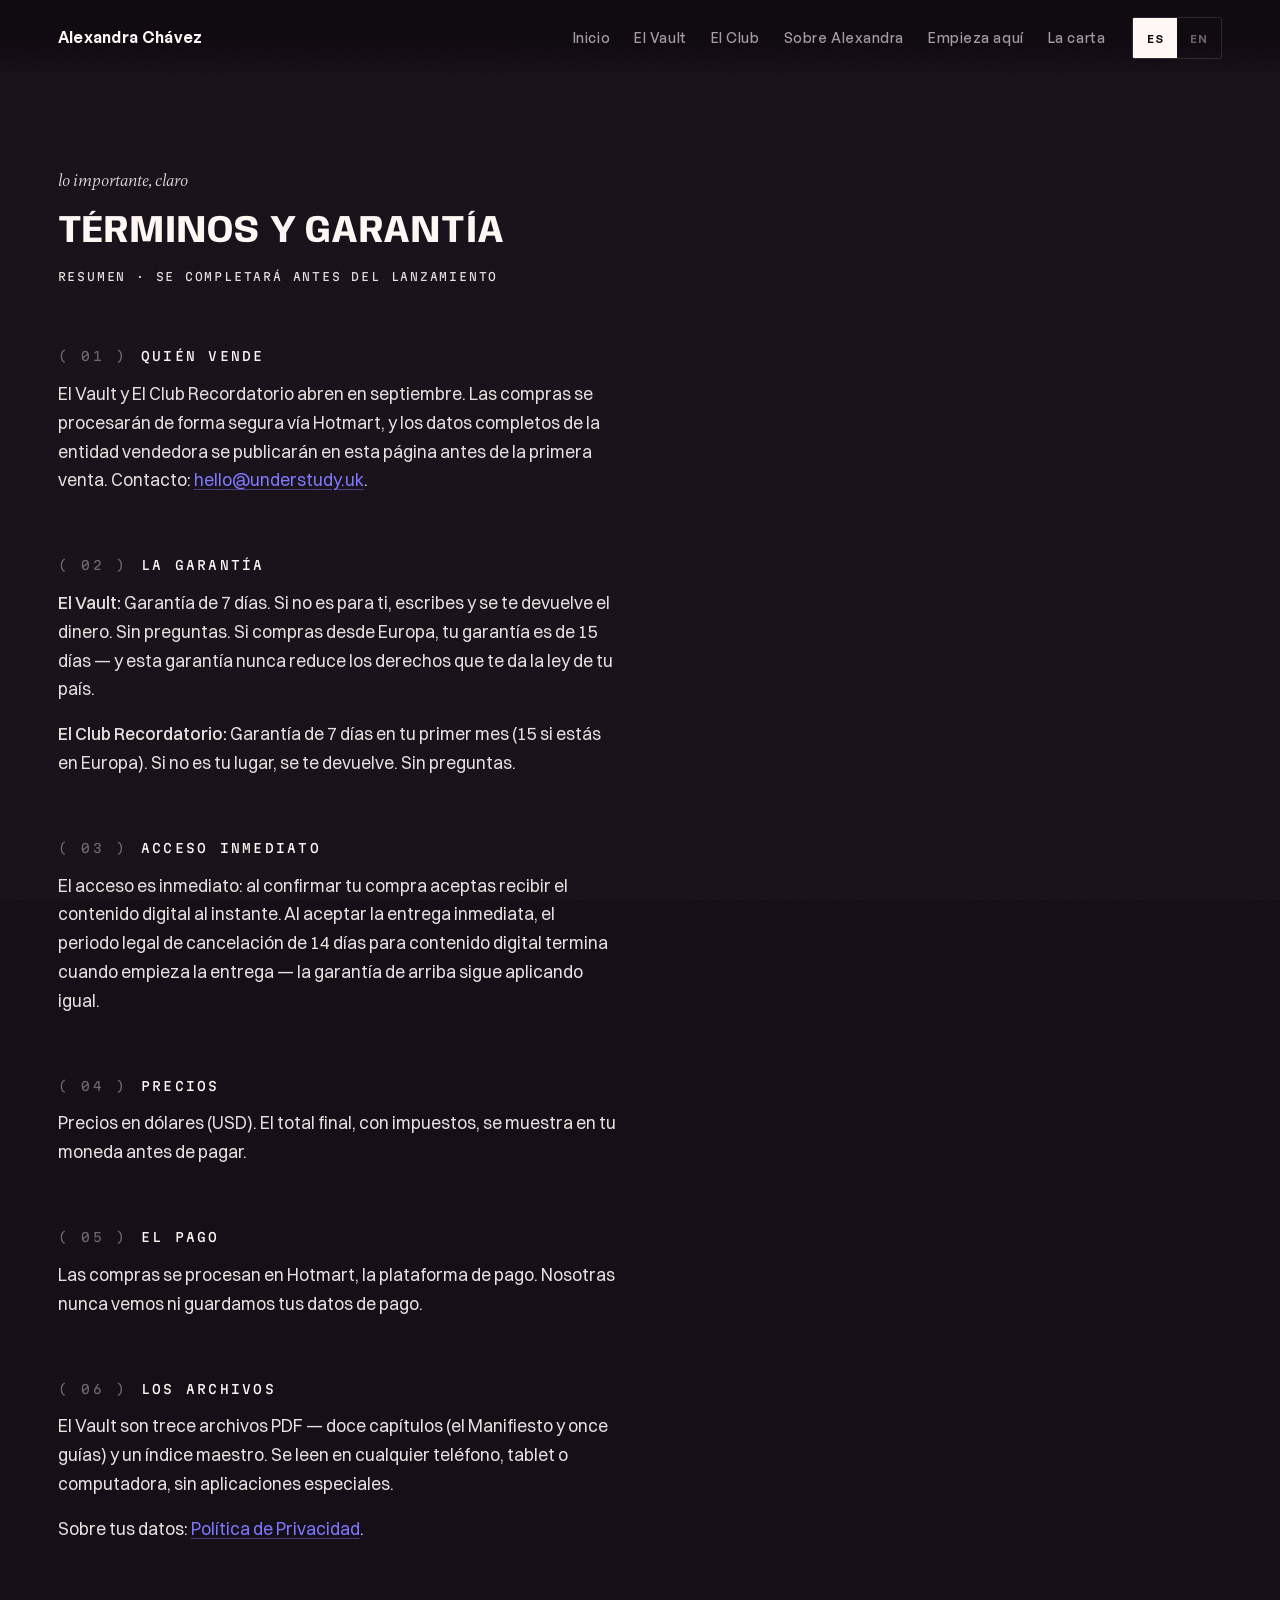
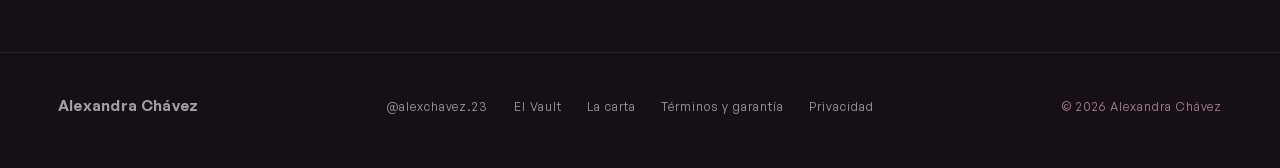
<file: terminos.html>
<!DOCTYPE html>
<html lang="es" data-lang="es">
<head>
<meta charset="UTF-8">
<meta name="viewport" content="width=device-width, initial-scale=1">
<title>Alexandra Chávez · Términos y garantía</title>
<meta name="description" content="Términos de compra y garantía de El Vault y El Club Recordatorio.">

<meta name="robots" content="noindex">
<meta name="theme-color" content="#170F18">
<link rel="icon" href="data:image/svg+xml,%3Csvg xmlns='http://www.w3.org/2000/svg' viewBox='0 0 16 16'%3E%3Crect width='16' height='16' fill='%23170F18'/%3E%3Ccircle cx='8' cy='8' r='3' fill='%23FF5C69'/%3E%3C/svg%3E">

<link rel="preload" href="assets/fonts/v31/Anybody-VF.woff2" as="font" type="font/woff2" crossorigin>
<link rel="preload" href="assets/fonts/GeneralSans-Medium.woff2" as="font" type="font/woff2" crossorigin>
<link rel="preload" href="assets/fonts/switzer-400.woff2" as="font" type="font/woff2" crossorigin>
<link rel="stylesheet" href="assets/css/tokens.css">
<link rel="stylesheet" href="assets/css/base.css">
<link rel="stylesheet" href="assets/css/v31.css">
<style>
/* ============ legal pages (terminos / privacidad) — quiet typographic,
   v3.1 token coherence (identical block on both legal pages) ============ */
.legal{padding-top:9.5rem;padding-bottom:var(--section-y);}
.legal__inner{max-width:var(--measure);counter-reset:lg;}
.legal h1{
  font-family:var(--v31-display);
  font-variation-settings:'wght' var(--v31-rest-wght),'wdth' var(--v31-rest-wdth);  /* type-rest rule 2026-07-30 */
  font-size:clamp(1.55rem,4.3vw,2.4rem);line-height:1.04;
  letter-spacing:var(--v31-rest-track);text-transform:uppercase;max-width:none;
}
.legal h2{
  font-family:var(--v31-mono);font-variation-settings:'wght' 460,'wdth' 100;
  font-size:.78rem;letter-spacing:.18em;text-transform:uppercase;
  color:var(--flash);max-width:none;margin-top:var(--space-xl);
  display:flex;gap:.8rem;align-items:baseline;counter-increment:lg;
}
.legal h2::before{
  content:"( 0" counter(lg) " )";
  font-variation-settings:'wght' 380,'wdth' 100;
  letter-spacing:.22em;color:var(--flash-faint);
  white-space:nowrap;flex:none;   /* the mark itself must never wrap */
}
.legal p{color:var(--flash-90);margin-top:var(--space-s);max-width:var(--measure);}
.legal .intimate{font-size:1.05rem;margin-bottom:1rem;}
.legal__updated{
  font-family:var(--v31-mono);font-variation-settings:'wght' 420,'wdth' 100;
  font-size:.7rem;letter-spacing:.16em;text-transform:uppercase;
  color:var(--rose-70);margin-top:var(--space-m);
}
/* pending-value marker: quietly but visibly unresolved */
.tbc{color:var(--peri);border-bottom:1px dashed var(--peri-dim);}
/* v3.1 fix (Gate C #3): <strong> must use a REAL weight — Switzer has no 600
   file, so the browser was synthesising bold (smeared glyphs at 2x zoom).
   Switzer-500 exists as a real file; use it. */
.legal strong{font-weight:500;}
</style>
</head>
<body>

<a class="skip-link" href="#contenido" data-i18n="a11y.skip">Saltar al contenido</a>


<header class="site-head">
  <a class="wordmark" href="index.html" aria-label="Alexandra Chávez — inicio"><span aria-hidden="true">Alexandra Chávez</span></a>
  <div class="site-head__right">
    <nav class="nav-links" aria-label="Principal">
      <a href="index.html" data-i18n="nav.inicio">Inicio</a>
      <a href="vault.html" data-i18n="nav.vault">El Vault</a>
      <a href="membership.html" data-i18n="nav.club">El Club</a>
      <a href="sobre-alex.html" data-i18n="nav.sobre">Sobre Alexandra</a>
      <a href="empieza-aqui.html" data-i18n="nav.empieza">Empieza aquí</a>
      <a href="carta.html" data-i18n="nav.carta">La carta</a>
    </nav>
    <div class="lang-pill" role="group" aria-label="Idioma / Language">
      <button type="button" data-lang-btn="es" aria-pressed="true">ES</button>
      <button type="button" data-lang-btn="en" aria-pressed="false">EN</button>
    </div>
    <button class="nav-toggle" type="button" aria-expanded="false" aria-controls="menu-panel" data-i18n-attr="aria-label:a11y.menu" aria-label="Menú">
      <svg class="ic-open" viewBox="0 0 22 22" fill="none" aria-hidden="true"><path d="M2 6h18M2 11h18M2 16h18" stroke="currentColor" stroke-width="1.6" stroke-linecap="round"/></svg>
      <svg class="ic-close" viewBox="0 0 22 22" fill="none" aria-hidden="true"><path d="M4 4l14 14M18 4L4 18" stroke="currentColor" stroke-width="1.6" stroke-linecap="round"/></svg>
    </button>
  </div>
</header>
<nav class="menu-panel" id="menu-panel" aria-label="Principal (móvil)">
  <a href="index.html" data-i18n="nav.inicio">Inicio</a>
  <a href="vault.html" data-i18n="nav.vault">El Vault</a>
  <a href="membership.html" data-i18n="nav.club">El Club</a>
  <a href="sobre-alex.html" data-i18n="nav.sobre">Sobre Alexandra</a>
  <a href="empieza-aqui.html" data-i18n="nav.empieza">Empieza aquí</a>
  <a href="carta.html" data-i18n="nav.carta">La carta</a>
</nav>

<main id="contenido">

  
  <section class="legal">
    <div class="legal__inner">
      <p class="intimate" data-i18n="legal.eyebrow">lo importante, claro</p>
      <h1 data-i18n="legal.h1">Términos y garantía</h1>
      <p class="legal__updated" data-i18n="legal.updated">Resumen · se completará antes del lanzamiento</p>

      <h2 data-i18n="legal.seller.h2">Quién vende</h2>
      <p data-i18n="legal.seller.body">El Vault y El Club Recordatorio abren en septiembre. Las compras se procesarán de forma segura vía Hotmart, y los datos completos de la entidad vendedora se publicarán en esta página antes de la primera venta. Contacto: <a href="mailto:hello@understudy.uk">hello@understudy.uk</a>.</p>

      <h2 data-i18n="legal.guarantee.h2">La garantía</h2>
      <p data-i18n="legal.guarantee.vault"><strong>El Vault:</strong> Garantía de 7 días. Si no es para ti, escribes y se te devuelve el dinero. Sin preguntas. Si compras desde Europa, tu garantía es de 15 días — y esta garantía nunca reduce los derechos que te da la ley de tu país.</p>
      <p data-i18n="legal.guarantee.club"><strong>El Club Recordatorio:</strong> Garantía de 7 días en tu primer mes (15 si estás en Europa). Si no es tu lugar, se te devuelve. Sin preguntas.</p>

      <h2 data-i18n="legal.access.h2">Acceso inmediato</h2>
      <p data-i18n="legal.access.body">El acceso es inmediato: al confirmar tu compra aceptas recibir el contenido digital al instante. Al aceptar la entrega inmediata, el periodo legal de cancelación de 14 días para contenido digital termina cuando empieza la entrega — la garantía de arriba sigue aplicando igual.</p>

      <h2 data-i18n="legal.prices.h2">Precios</h2>
      <p data-i18n="legal.prices.body">Precios en dólares (USD). El total final, con impuestos, se muestra en tu moneda antes de pagar.</p>

      <h2 data-i18n="legal.payment.h2">El pago</h2>
      <p data-i18n="legal.payment.body">Las compras se procesan en Hotmart, la plataforma de pago. Nosotras nunca vemos ni guardamos tus datos de pago.</p>

      <h2 data-i18n="legal.files.h2">Los archivos</h2>
      <p data-i18n="legal.files.body">El Vault son trece archivos PDF — doce capítulos (el Manifiesto y once guías) y un índice maestro. Se leen en cualquier teléfono, tablet o computadora, sin aplicaciones especiales.</p>

      <p data-i18n="legal.privacylink">Sobre tus datos: <a href="privacidad.html">Política de Privacidad</a>.</p>
    </div>
  </section>

</main>


<footer class="site-foot">
  <p class="f-name"><span aria-hidden="true">Alexandra Chávez</span><span class="sr-only">Alexandra Chávez</span></p>
  <nav aria-label="Redes y páginas">
    <a href="https://instagram.com/alexchavez.23" rel="noopener">@alexchavez.23</a>
    <a href="vault.html" data-i18n="nav.vault">El Vault</a>
    <a href="carta.html" data-i18n="nav.carta">La carta</a>
    <a href="terminos.html" data-i18n="footer.legal.terms">Términos y garantía</a>
    <a href="privacidad.html" data-i18n="footer.legal.privacy">Privacidad</a>
  </nav>
  <p>© 2026 Alexandra Chávez</p>
</footer>


<script type="application/json" id="i18n">
{
  "a11y.skip":  {"es":"Saltar al contenido","en":"Skip to content"},
  "a11y.menu":  {"es":"Menú","en":"Menu"},
  "nav.inicio": {"es":"Inicio","en":"Home"},
  "nav.vault":  {"es":"El Vault","en":"The Vault"},
  "nav.club":   {"es":"El Club","en":"The Club"},
  "nav.sobre":  {"es":"Sobre Alexandra","en":"About Alexandra"},
  "nav.empieza":{"es":"Empieza aquí","en":"Start here"},
  "nav.carta":  {"es":"La carta","en":"The letter"},
  "legal.eyebrow": {"es":"lo importante, claro","en":"the important part, plainly"},
  "legal.h1": {"es":"Términos y garantía","en":"Terms &amp; guarantee"},
  "legal.updated": {"es":"Resumen · se completará antes del lanzamiento","en":"Summary · to be completed before launch"},
  "legal.seller.h2": {"es":"Quién vende","en":"Who is selling"},
  "legal.seller.body": {"es":"El Vault y El Club Recordatorio abren en septiembre. Las compras se procesarán de forma segura vía Hotmart, y los datos completos de la entidad vendedora se publicarán en esta página antes de la primera venta. Contacto: <a href=\"mailto:hello@understudy.uk\">hello@understudy.uk</a>.","en":"The Vault and the Club Recordatorio open in September. Purchases will be processed securely via Hotmart, and full details of the selling entity will be published on this page before the first sale. Contact: <a href=\"mailto:hello@understudy.uk\">hello@understudy.uk</a>."},
  "legal.guarantee.h2": {"es":"La garantía","en":"The guarantee"},
  "legal.guarantee.vault": {"es":"<strong>El Vault:</strong> Garantía de 7 días. Si no es para ti, escribes y se te devuelve el dinero. Sin preguntas. Si compras desde Europa, tu garantía es de 15 días — y esta garantía nunca reduce los derechos que te da la ley de tu país.","en":"<strong>The Vault:</strong> 7-day guarantee. If it isn't for you, write to us and your money comes back. No questions. Buying from Europe? Your guarantee is 15 days — and this guarantee never reduces your statutory rights."},
  "legal.guarantee.club": {"es":"<strong>El Club Recordatorio:</strong> Garantía de 7 días en tu primer mes (15 si estás en Europa). Si no es tu lugar, se te devuelve. Sin preguntas.","en":"<strong>The Club Recordatorio:</strong> 7-day guarantee on your first month (15 if you're in Europe). If it isn't your place, your money comes back. No questions."},
  "legal.access.h2": {"es":"Acceso inmediato","en":"Immediate access"},
  "legal.access.body": {"es":"El acceso es inmediato: al confirmar tu compra aceptas recibir el contenido digital al instante. Al aceptar la entrega inmediata, el periodo legal de cancelación de 14 días para contenido digital termina cuando empieza la entrega — la garantía de arriba sigue aplicando igual.","en":"Access is immediate: by confirming your purchase you agree to receive the digital content straight away. By agreeing to immediate delivery, the statutory 14-day cancellation period for digital content ends once delivery begins — the guarantee above still applies in full."},
  "legal.prices.h2": {"es":"Precios","en":"Prices"},
  "legal.prices.body": {"es":"Precios en dólares (USD). El total final, con impuestos, se muestra en tu moneda antes de pagar.","en":"Prices in US dollars (USD). Your final total, including any taxes, is shown in your currency before you pay."},
  "legal.payment.h2": {"es":"El pago","en":"Payment"},
  "legal.payment.body": {"es":"Las compras se procesan en Hotmart, la plataforma de pago. Nosotras nunca vemos ni guardamos tus datos de pago.","en":"Purchases are processed by Hotmart, the payment platform. We never see or store your payment details."},
  "legal.files.h2": {"es":"Los archivos","en":"The files"},
  "legal.files.body": {"es":"El Vault son trece archivos PDF — doce capítulos (el Manifiesto y once guías) y un índice maestro. Se leen en cualquier teléfono, tablet o computadora, sin aplicaciones especiales.","en":"The Vault is thirteen PDF files — twelve chapters (the Manifesto and eleven guides) and a master index. They read on any phone, tablet or computer, no special apps."},
  "legal.privacylink": {"es":"Sobre tus datos: <a href=\"privacidad.html\">Política de Privacidad</a>.","en":"About your data: <a href=\"privacidad.html\">Privacy Policy</a>."},
  "footer.legal.terms": {"es":"Términos y garantía","en":"Terms &amp; guarantee"},
  "footer.legal.privacy": {"es":"Privacidad","en":"Privacy"}
}
</script>


<script src="assets/js/lang.js"></script>
<script src="assets/js/site.js"></script>
</body>
</html>
</file>
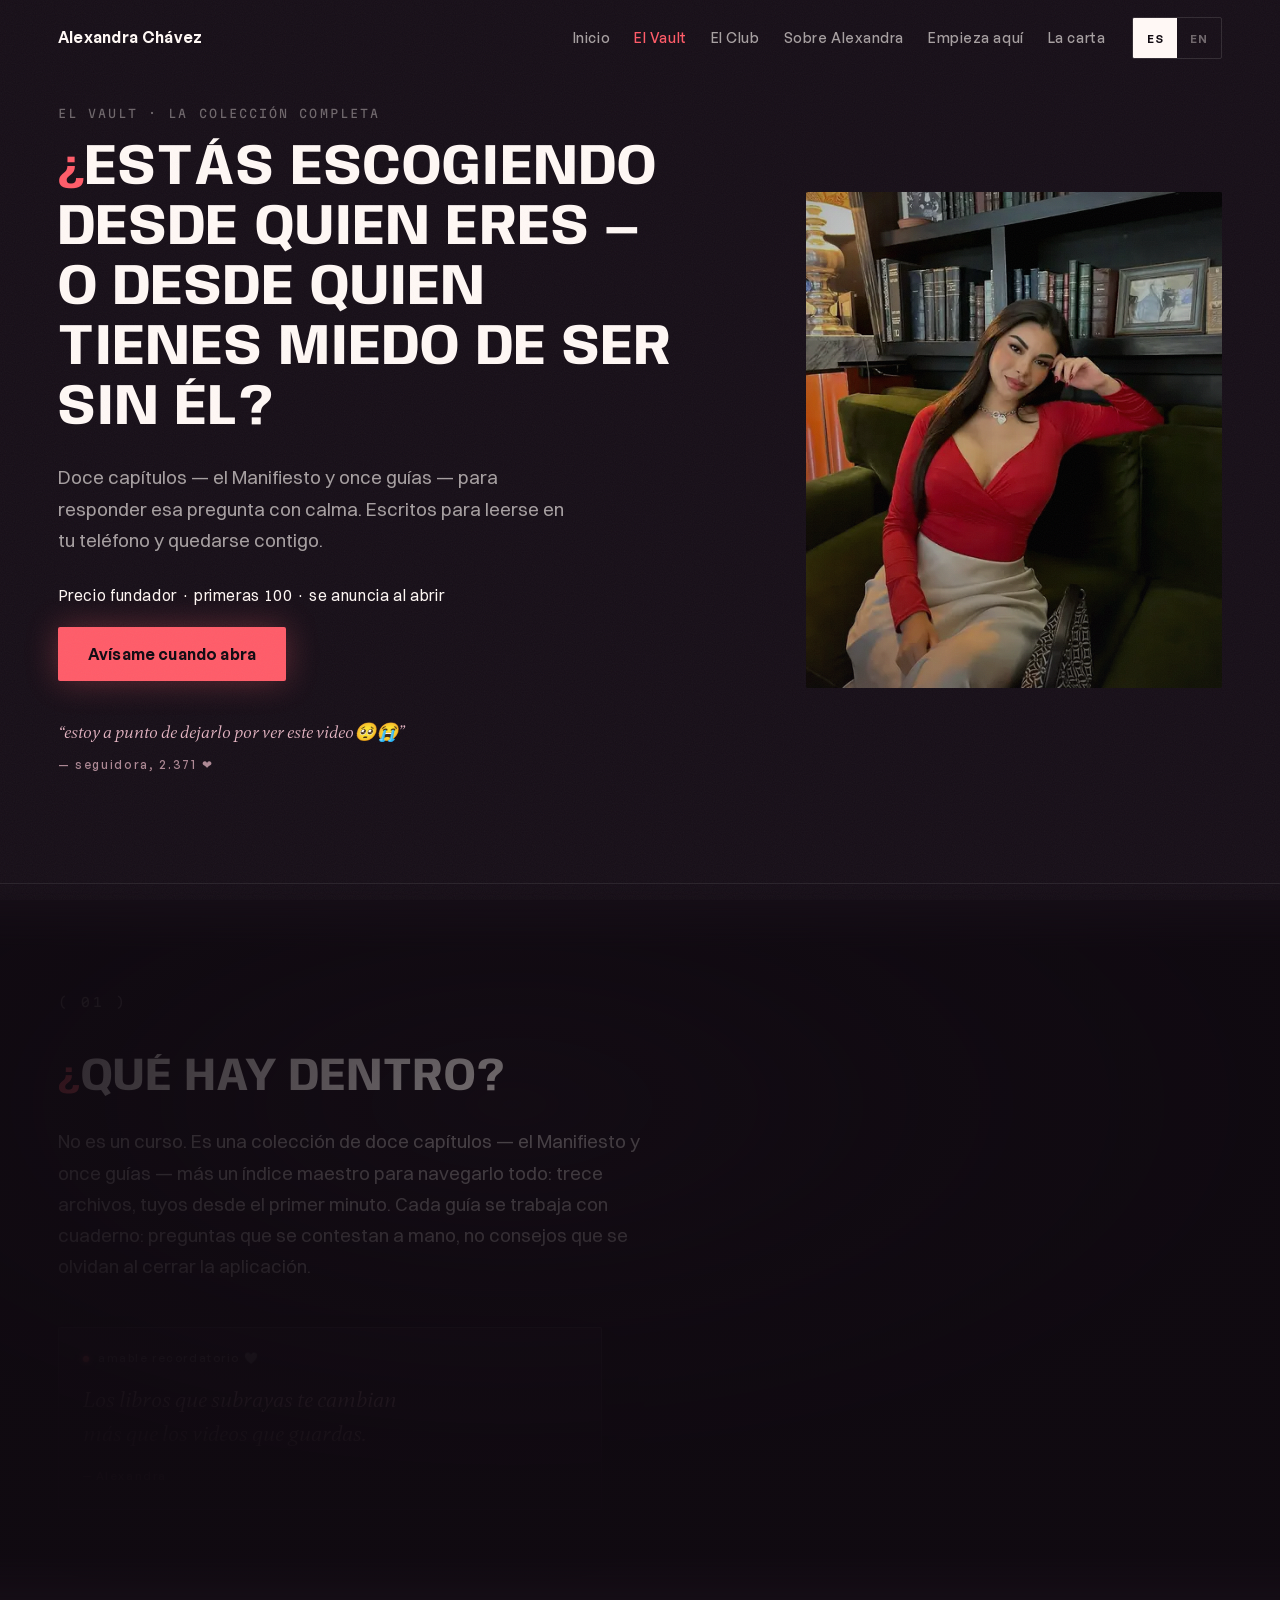
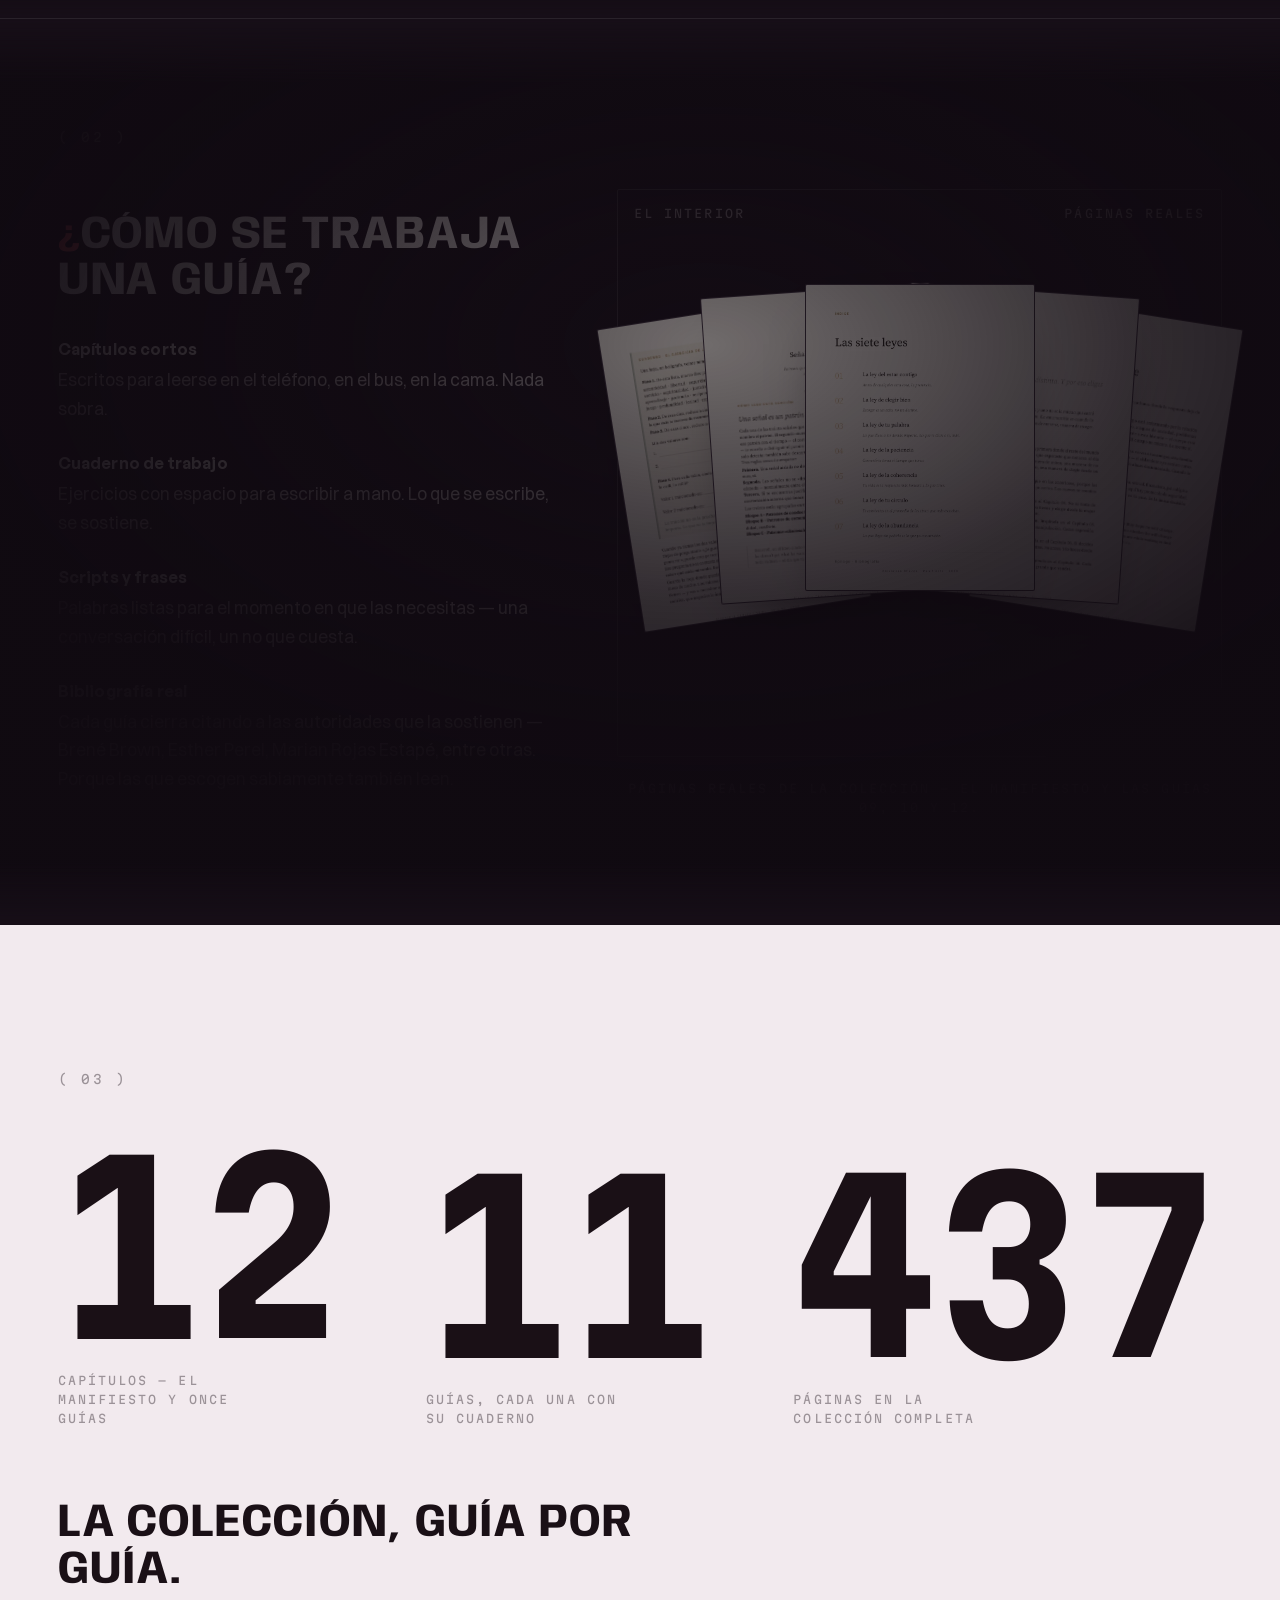
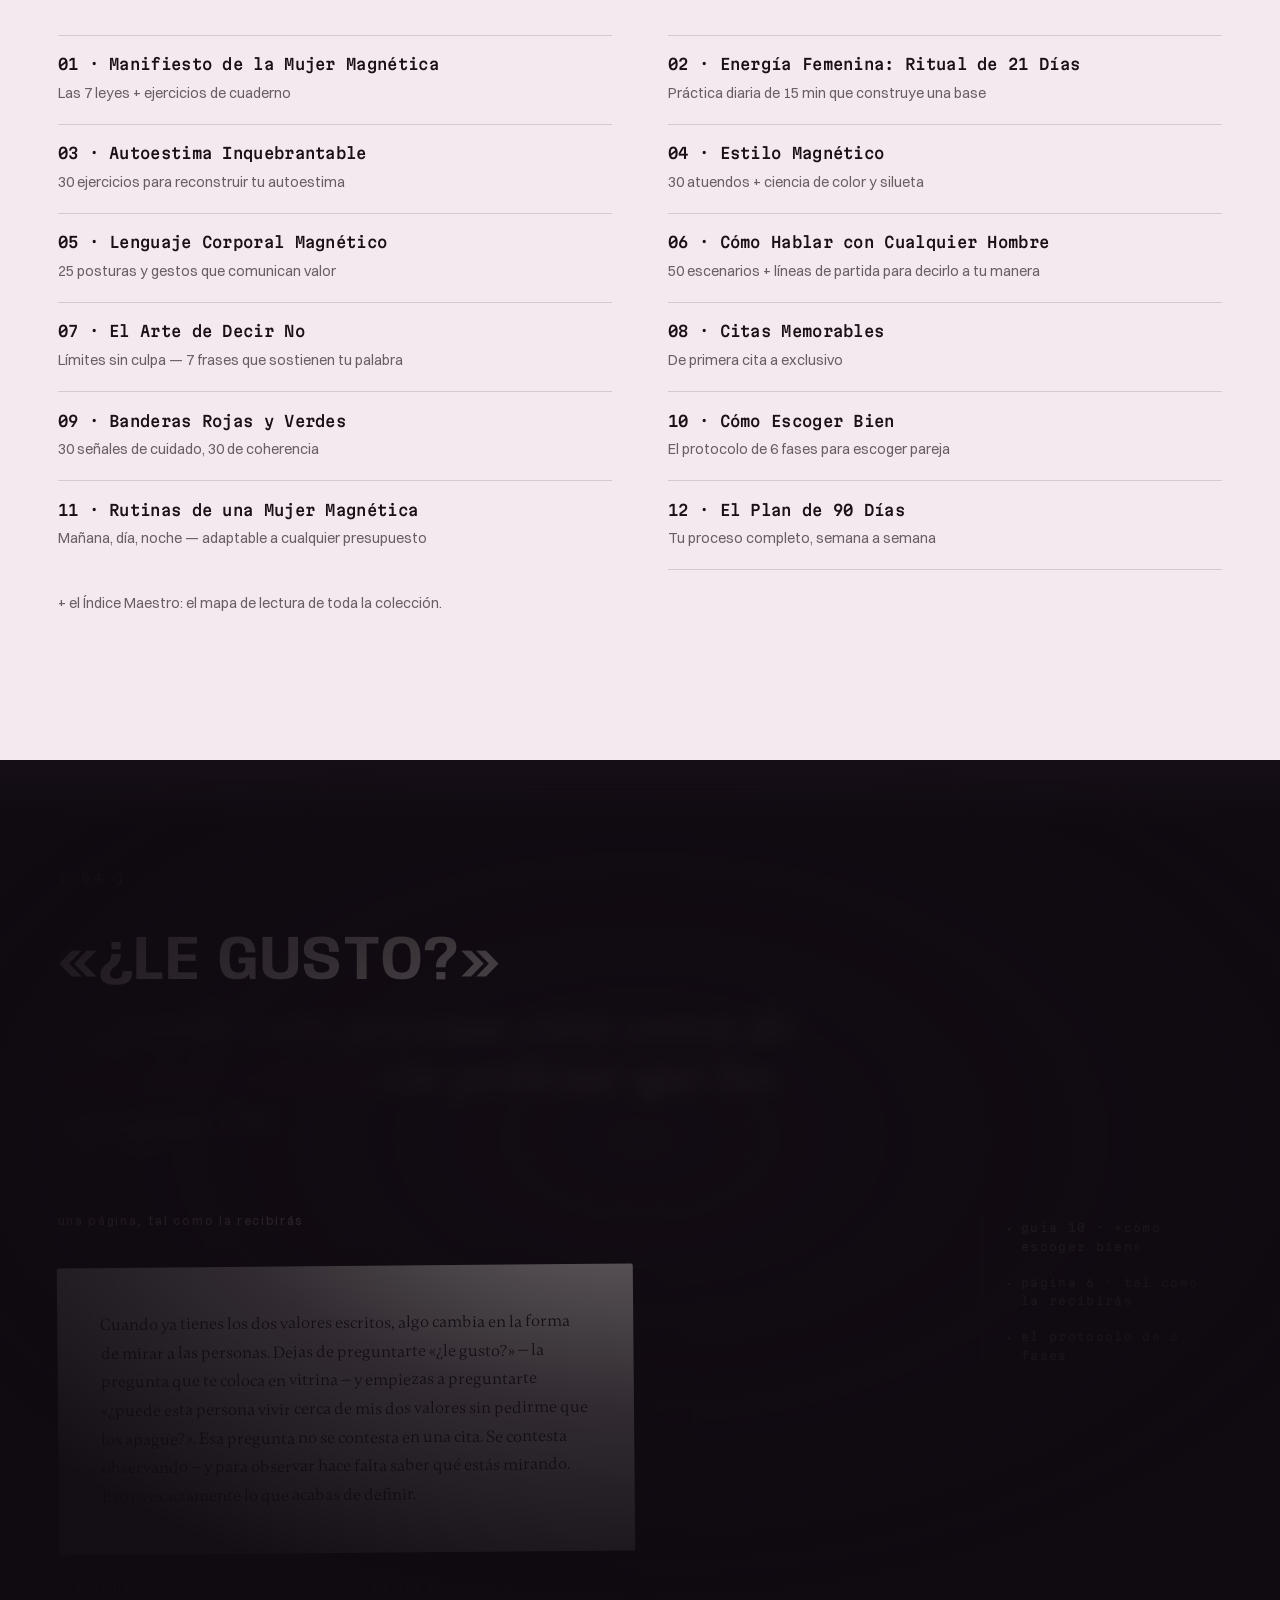
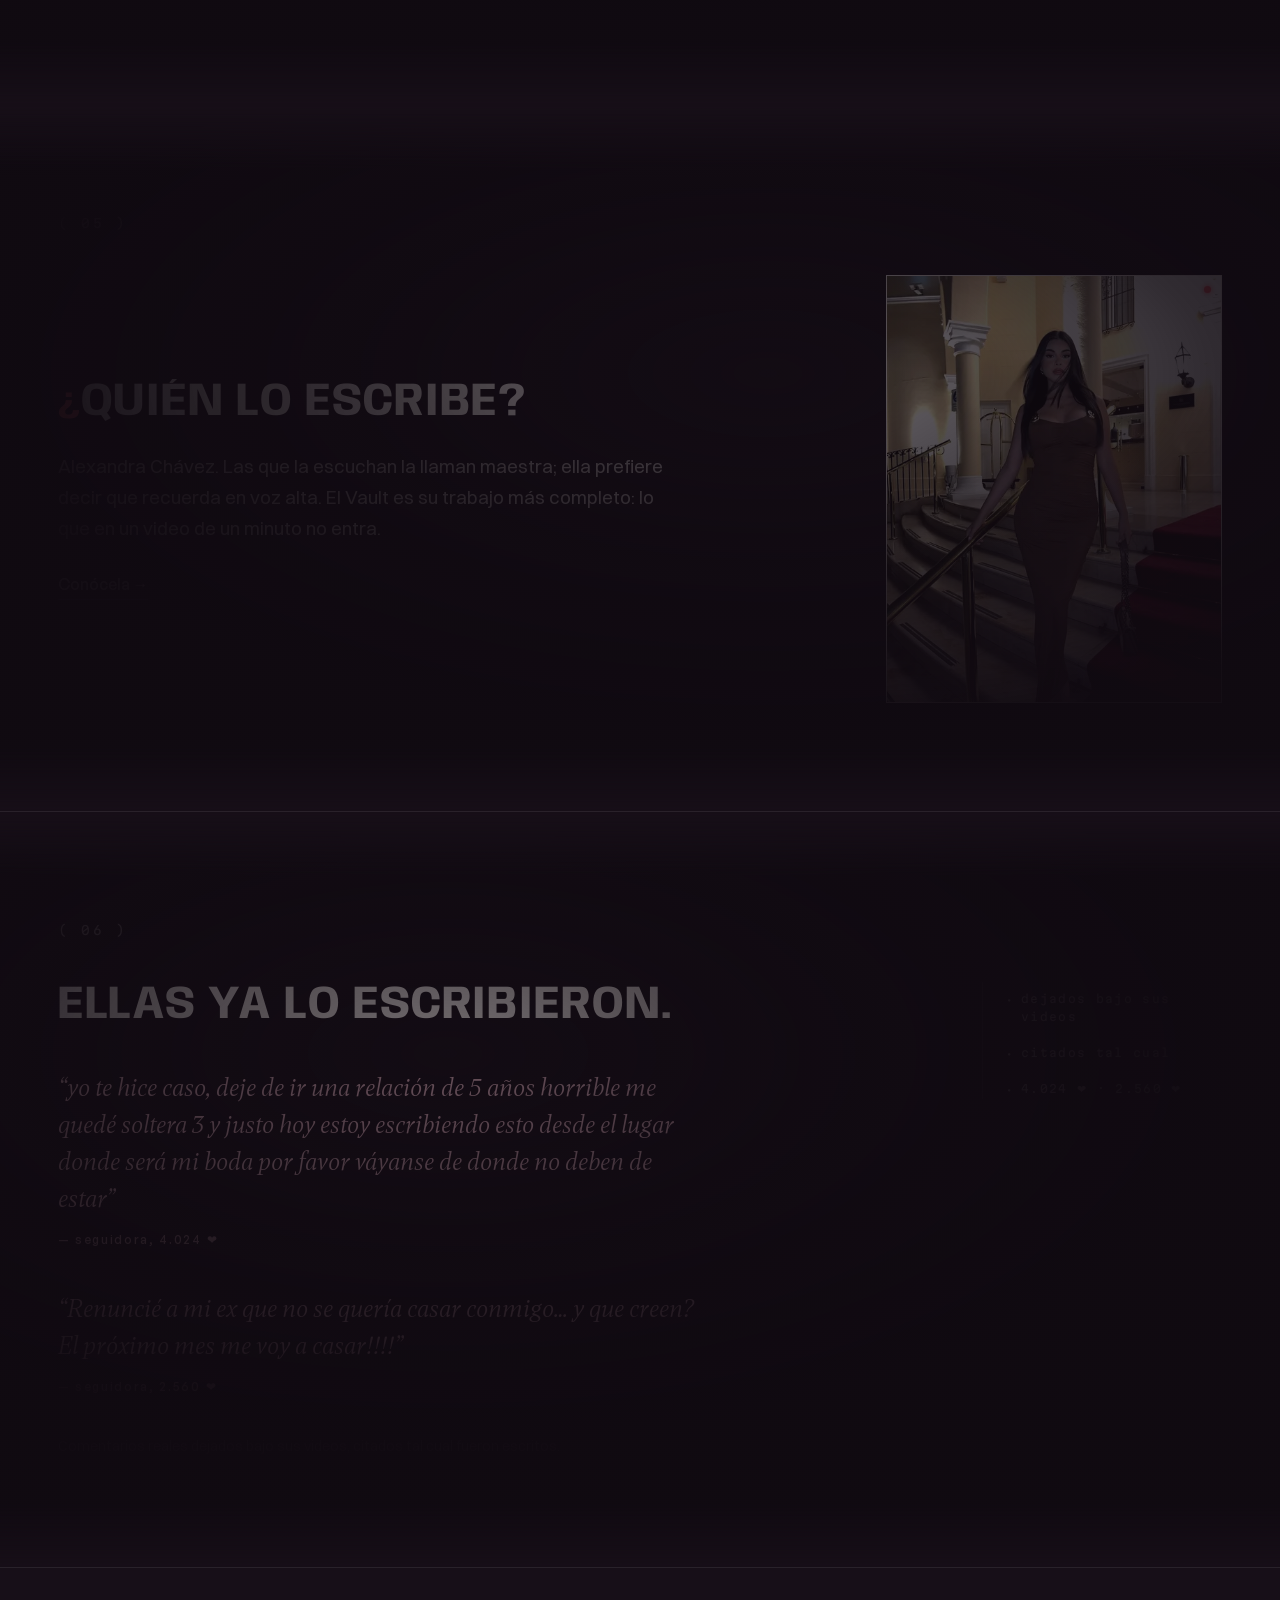
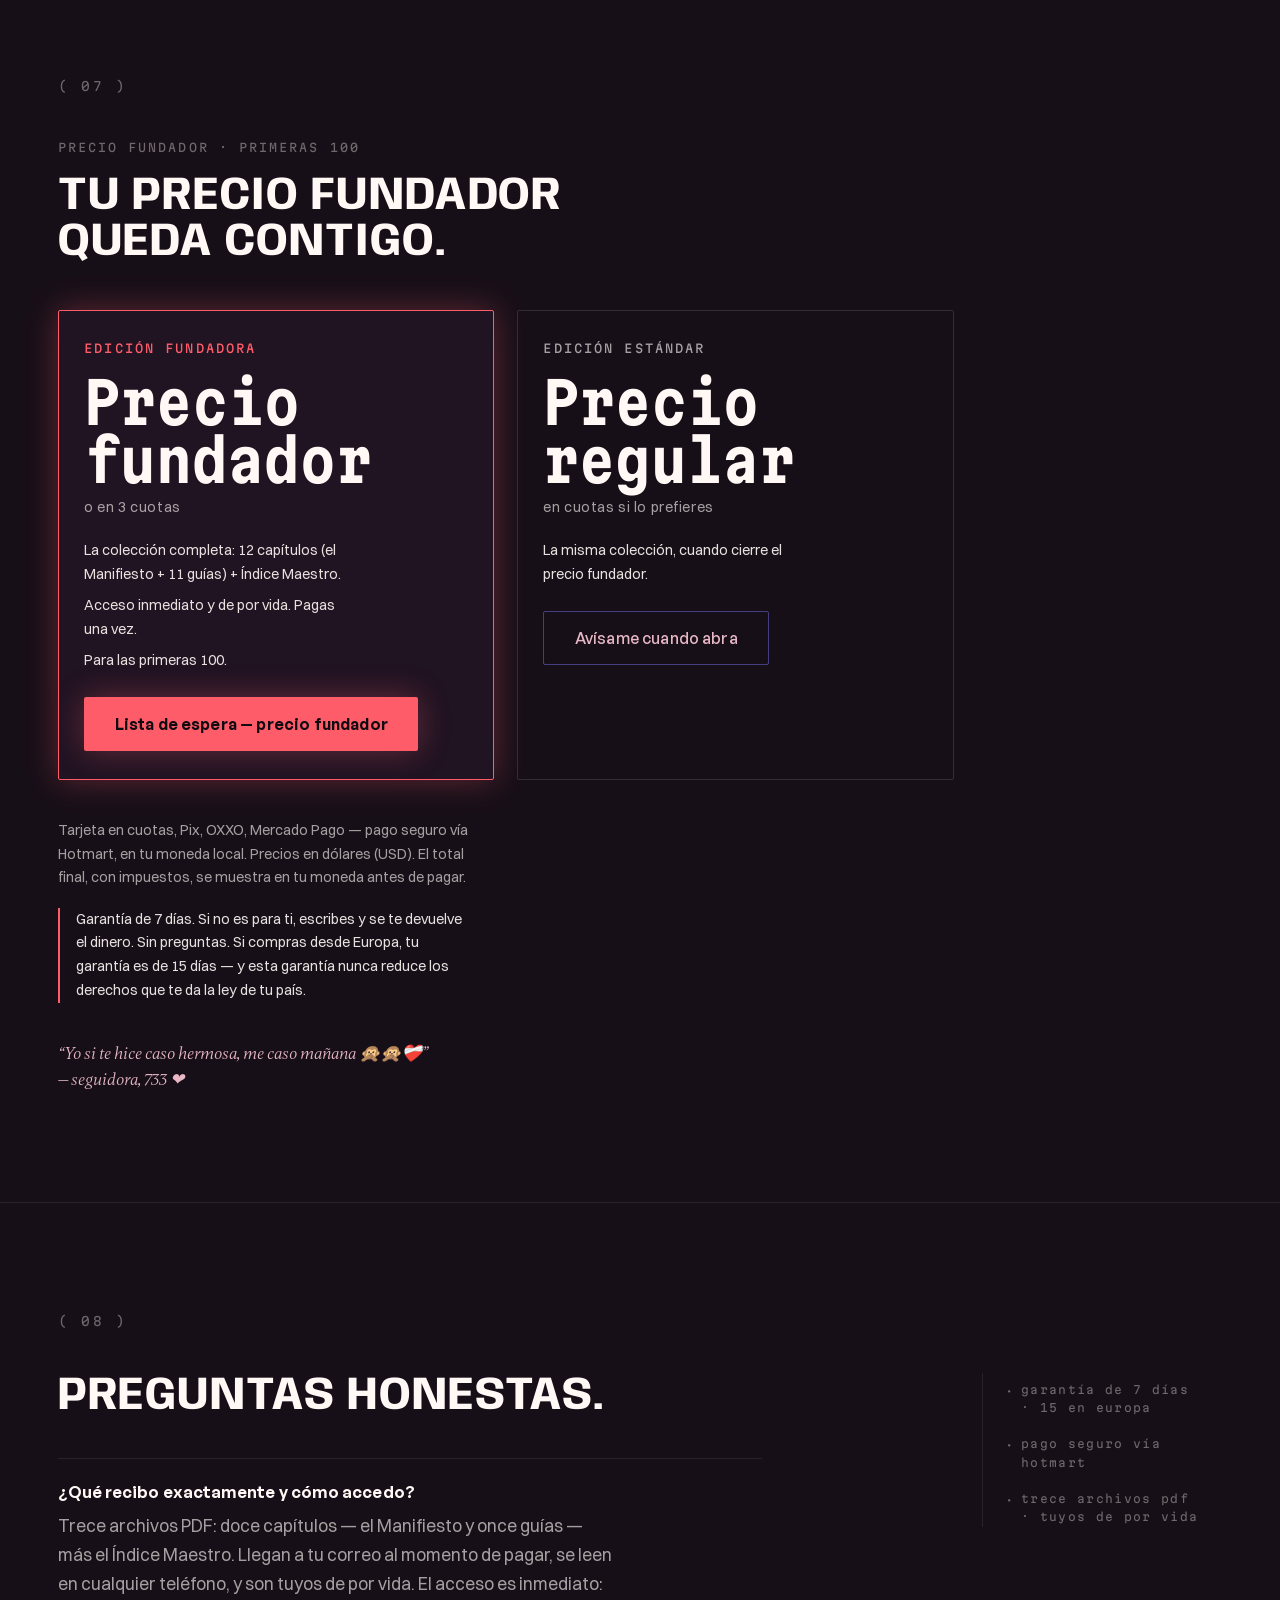
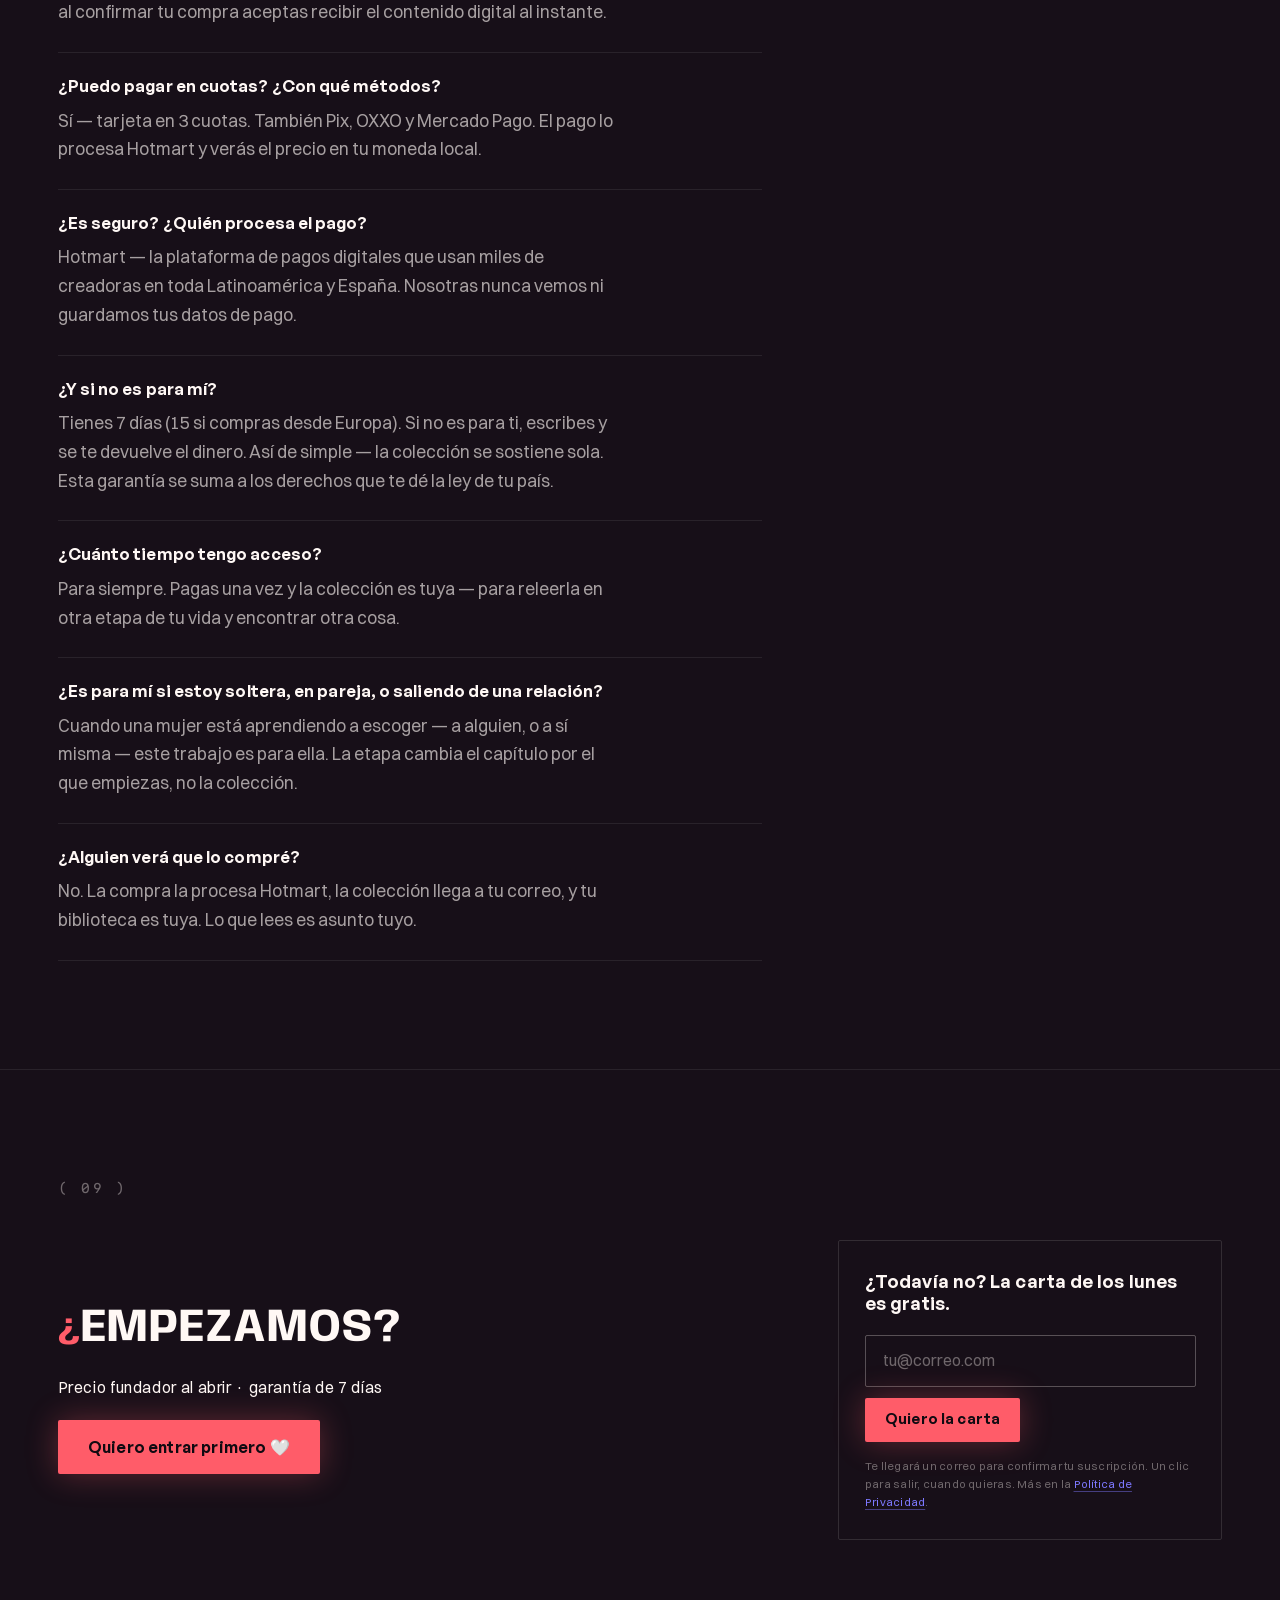
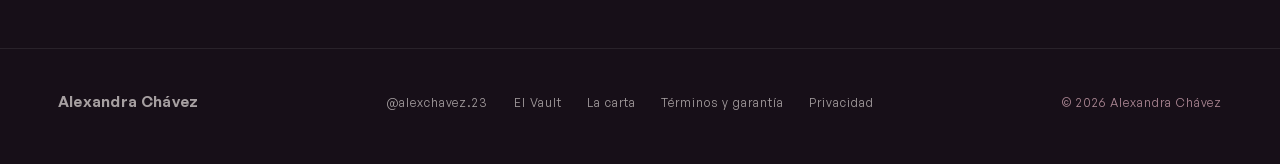
<file: vault.html>
<!DOCTYPE html>
<html lang="es" data-lang="es">
<head>
<meta charset="UTF-8">
<meta name="viewport" content="width=device-width, initial-scale=1">
<title>El Vault — la colección completa de Alexandra Chávez</title>
<meta name="description" content="Doce capítulos — el Manifiesto y once guías — para escoger bien, con cuaderno de trabajo y bibliografía real. Precio fundador al abrir. Garantía de 7 días.">
<link rel="canonical" href="https://soyalexchavez.com/vault.html">
<meta property="og:type" content="website">
<meta property="og:title" content="El Vault — la colección completa de Alexandra Chávez">
<meta property="og:description" content="Doce capítulos — el Manifiesto y once guías — para escoger bien, con cuaderno de trabajo y bibliografía real. Precio fundador al abrir. Garantía de 7 días.">
<meta property="og:url" content="https://soyalexchavez.com/vault.html">
<meta property="og:image" content="https://soyalexchavez.com/assets/img/og_vault.jpg">
<meta property="og:locale" content="es_MX">
<meta property="og:locale:alternate" content="en_US">
<meta name="theme-color" content="#170F18">
<link rel="icon" href="data:image/svg+xml,%3Csvg xmlns='http://www.w3.org/2000/svg' viewBox='0 0 16 16'%3E%3Crect width='16' height='16' fill='%23170F18'/%3E%3Ccircle cx='8' cy='8' r='3' fill='%23FF5C69'/%3E%3C/svg%3E">

<link rel="preload" href="assets/fonts/v31/Anybody-VF.woff2" as="font" type="font/woff2" crossorigin>
<link rel="preload" href="assets/fonts/GeneralSans-Medium.woff2" as="font" type="font/woff2" crossorigin>
<link rel="preload" href="assets/fonts/switzer-400.woff2" as="font" type="font/woff2" crossorigin>
<link rel="stylesheet" href="assets/css/tokens.css">
<link rel="stylesheet" href="assets/css/base.css">
<link rel="stylesheet" href="assets/css/v31.css">
<style>
/* ============ vault.html — page-scoped styles (v3.1 AMAZEMENT PASS, Stage 3)
   Kinetic fold · interior preview deck (card fan of REAL pages, pattern #7) ·
   giant-numeral collection facts + chapter index on the light polarity
   (patterns #8+#13, REAL numbers only) · blur-focus device from the guide's
   own words (pattern #4) · Osmo-plain price + hidden BUNDLE-SLOT · mono
   apparatus. Copy + i18n content unchanged — presentation layer only. ============ */
.plate picture{display:contents;}

/* v3.1 poster h2 voice (page-scoped display takeover) */
main h2{
  font-family:var(--v31-display);
  font-variation-settings:'wght' var(--v31-rest-wght),'wdth' var(--v31-rest-wdth);  /* type-rest rule 2026-07-30 */
  font-size:clamp(1.7rem,5.4vw,2.9rem);
  line-height:1;letter-spacing:var(--v31-rest-track);text-transform:uppercase;
  max-width:24ch;
}
.chap{margin-bottom:var(--space-l);}

/* ---- fold ---- */
.fold{min-height:92svh;display:flex;align-items:center;padding-top:6.5rem;}
.fold__grid{display:grid;grid-template-columns:1fr;gap:2.8rem;align-items:center;width:100%;}
.fold .v31-kinetic{font-size:clamp(1.6rem,4.5vw,3.6rem);line-height:1.04;}
.fold__price{margin-top:1.7rem;font-family:var(--font-body);font-size:.98rem;color:var(--flash);}
.fold__cta{margin-top:1.15rem;}
.fold__sub{margin-top:1.5rem;}
.epigraph{margin-top:2.4rem;}
.epigraph blockquote{font-size:1.12rem;line-height:1.5;max-width:34ch;}
.epigraph figcaption{margin-top:.55rem;}
.fold__plate{max-width:21rem;}
@media (min-width:900px){
  .fold__grid{grid-template-columns:minmax(0,1.15fr) minmax(0,.85fr);gap:4rem;}
  .fold__plate{max-width:26rem;justify-self:end;}
}

/* ---- interior deck: framed stage + card fan (pattern #7) ---- */
.anatomy-grid{display:grid;grid-template-columns:1fr;gap:1.9rem;margin-top:2.6rem;max-width:34rem;}
.anatomy-grid h3{font-family:var(--font-sans);font-weight:600;font-size:1.02rem;color:var(--flash);letter-spacing:.01em;}
.anatomy-grid p{margin-top:.4rem;color:var(--flash-dim);max-width:var(--measure);}
.deck{margin-top:3.2rem;}
.deck__stage{
  position:relative;border:1px solid var(--line);border-radius:var(--radius);
  padding:clamp(2.4rem,6vw,3.6rem) clamp(.8rem,3vw,2rem) clamp(2rem,5vw,3rem);
}
.deck__corner{position:absolute;top:.85rem;}
.deck__corner--l{left:1rem;}
.deck__corner--r{right:1rem;text-align:right;}
.deck__cap{margin-top:1.4rem;max-width:none;text-align:center;}
@media (min-width:900px){
  .anatomy-cols{display:grid;grid-template-columns:minmax(0,.9fr) minmax(0,1.1fr);gap:4rem;align-items:center;}
  .anatomy-grid{margin-top:2.2rem;}
  .deck{margin-top:0;}
}

/* ---- collection facts + chapter index — light polarity chapter ---- */
.vault-flip{padding-block:var(--v31-stage-y);}
.vault-nums{display:grid;gap:var(--space-l);align-items:end;margin-bottom:clamp(3rem,8vh,5rem);}
.vault-nums__cap{margin-top:.6rem;max-width:26ch;}
@media (min-width:760px){
  .vault-nums{grid-template-columns:auto auto auto;justify-content:space-between;gap:3rem;}
}
.g-index{list-style:none;margin-top:2.6rem;}
.g-index li{border-top:1px solid var(--v31-day-line);padding:1.05rem 0 1.1rem;}
.g-index li:last-child{border-bottom:1px solid var(--v31-day-line);}
.g-title{
  font-family:var(--v31-mono);font-variation-settings:'wght' 520,'wdth' 96;
  font-feature-settings:'tnum' 1;font-size:.95rem;letter-spacing:.02em;
  color:var(--v31-day-ink);
}
.g-line{margin-top:.3rem;font-size:var(--text-small);color:var(--v31-day-dim);}
.g-foot{margin-top:1.4rem;color:var(--v31-day-dim) !important;}
@media (min-width:900px){
  .g-index{display:grid;grid-template-columns:1fr 1fr;column-gap:3.5rem;}
  .g-index li:nth-child(2){border-top:1px solid var(--v31-day-line);}
}

/* ---- one page, quoted: blur-focus device + the printed sheet ---- */
.vault-blur{margin-bottom:clamp(2.6rem,7vh,4.4rem);}
.vault-blur .v31-blurpair__q{font-size:clamp(1.5rem,5.5vw,3.9rem);}
.vault-blur .v31-blurpair__a{font-size:clamp(1.35rem,4.2vw,2.9rem);max-width:26ch;}
.sheet{
  background:var(--flash);color:var(--ink);border-radius:var(--radius);
  padding:clamp(1.6rem,5vw,2.7rem);max-width:36rem;margin-top:2.2rem;
  box-shadow:var(--shadow-page);transform:rotate(-.5deg);
}
.sheet p{
  font-family:var(--font-serif);font-weight:400;font-size:1.04rem;line-height:1.72;
}
.excerpt-cite{margin-top:1.5rem;}

/* ---- author ---- */
.author-cols{display:grid;grid-template-columns:1fr;gap:2.6rem;align-items:center;}
.author-cols .lede{margin-top:1.6rem;max-width:var(--measure);}
.author-link{margin-top:1.6rem;}
.author-plate{max-width:17rem;}
@media (min-width:900px){
  .author-cols{grid-template-columns:minmax(0,1.2fr) minmax(0,.8fr);gap:4rem;}
  .author-plate{max-width:21rem;justify-self:end;}
}

/* ---- proof ---- */
.proof-quote{margin-top:2.6rem;max-width:40rem;}
.proof-quote blockquote{
  font-family:var(--font-serif);font-style:italic;font-weight:400;
  font-size:clamp(1.2rem,3.9vw,1.55rem);line-height:1.5;color:var(--rose);
}
.proof-quote figcaption{margin-top:.7rem;}
.proof-note{margin-top:2.4rem;}
.gloss{display:block;margin-top:.5rem;font-style:italic;font-size:.85em;color:var(--flash-dim);}

/* ---- price — Osmo-plain: mono numerals, quiet cards, information does not perform ---- */
.tiers{display:grid;grid-template-columns:1fr;gap:1.4rem;margin-top:2.8rem;max-width:56rem;}
.tier{
  border:1px solid var(--line);border-radius:var(--radius);
  padding:1.7rem 1.6rem 1.8rem;background:transparent;
}
.tier[hidden]{display:none;}   /* the BUNDLE-SLOT stays invisible until wired */
.tier--founder{background:var(--night-2);border-color:var(--guava);box-shadow:var(--shadow-glow);}
.tier__name{font-family:var(--v31-mono);font-variation-settings:'wght' 460,'wdth' 100;font-size:.74rem;letter-spacing:.18em;text-transform:uppercase;color:var(--flash-dim);}
.tier--founder .tier__name{color:var(--guava);}
.tier__price{
  font-family:var(--v31-mono);font-variation-settings:'wght' 640,'wdth' 80;
  font-feature-settings:'tnum' 1;font-size:clamp(2.6rem,7vw,3.6rem);
  line-height:1;color:var(--flash);margin-top:1rem;
}
.tier__cuotas{margin-top:.45rem;font-size:var(--text-small);color:var(--flash-dim);}
.tier__lines{margin-top:1.2rem;display:grid;gap:.45rem;}
.tier__lines p{font-size:var(--text-small);color:var(--flash-90);max-width:34ch;}
.tier__cta{margin-top:1.5rem;}
.rails{margin-top:2.4rem;font-size:var(--text-small);color:var(--flash-dim);max-width:52ch;}
.guarantee{margin-top:1.1rem;font-size:var(--text-small);color:var(--flash-90);max-width:52ch;border-left:2px solid var(--guava);padding-left:1rem;}
.price-quote{margin-top:2.4rem;}
.price-quote p{font-family:var(--font-serif);font-style:italic;color:var(--rose);font-size:1.06rem;line-height:1.55;max-width:38ch;}
@media (min-width:720px){
  .tiers{grid-template-columns:1fr 1fr;}
}

/* ---- faq ---- */
.faq-list{margin-top:2.4rem;max-width:44rem;}
.faq-item{border-top:1px solid var(--line-soft);padding:1.45rem 0 1.55rem;}
.faq-item:last-child{border-bottom:1px solid var(--line-soft);}
.faq-item h3{font-family:var(--font-sans);font-weight:600;font-size:1.04rem;letter-spacing:.005em;color:var(--flash);max-width:none;}
.faq-item p{margin-top:.65rem;color:var(--flash-dim);max-width:var(--measure);}

/* ---- final ---- */
.final{text-align:left;}
.final__price{margin-top:1.5rem;font-family:var(--font-body);font-size:.98rem;color:var(--flash);}
.final__cta{margin-top:1.2rem;}

/* ---- desktop right rail (v3.1 fix, Gate B D4): the mono apparatus extends
   into the empty desktop column on the quiet chapters. Notes reuse ON-PAGE
   facts only — no new claims. Hidden below 1024px (mobile flow unchanged). ---- */
.v-rail{display:none;}
@media (min-width:1024px){
  .v-cols{display:grid;grid-template-columns:minmax(0,1fr) minmax(0,15rem);gap:4rem;align-items:start;}
  .v-rail{display:grid;gap:1.1rem;align-content:start;justify-items:start;
    position:sticky;top:7.5rem;padding-top:.5rem;
    border-left:1px solid var(--line-soft);padding-left:1.5rem;}
  .v-rail .v31-note{max-width:24ch;}
  .final .v-cols{grid-template-columns:minmax(0,1fr) minmax(0,24rem);align-items:center;}
  .final .postfaq{margin-top:0;max-width:none;}
}

/* ---- post-FAQ letter module ---- */
.postfaq{
  margin-top:3.6rem;border:1px solid var(--line);border-radius:var(--radius);
  padding:1.8rem 1.6rem 1.7rem;max-width:34rem;
}
/* Boska must not render on a v3.1 page (weight lever): every h3 falls back
   to the sans voice; specific components re-voice on top. */
main h3{font-family:var(--font-sans);}
.postfaq h3{font-family:var(--font-sans);font-weight:600;letter-spacing:.005em;font-size:1.15rem;max-width:none;}
.postfaq form{margin-top:1.3rem;display:flex;flex-wrap:wrap;gap:.7rem;}
.postfaq input{flex:1 1 200px;}
.postfaq .privacy{margin-top:1rem;font-size:var(--text-micro);letter-spacing:.02em;color:var(--flash-faint);line-height:1.6;}
.postfaq .privacy a{color:var(--peri);text-decoration-color:var(--peri-dim);text-underline-offset:3px;}
</style>
</head>
<body>

<a class="skip-link" href="#contenido" data-i18n="a11y.skip">Saltar al contenido</a>


<header class="site-head">
  <a class="wordmark" href="index.html" aria-label="Alexandra Chávez — inicio"><span aria-hidden="true">Alexandra Chávez</span></a>
  <div class="site-head__right">
    <nav class="nav-links" aria-label="Principal">
      <a href="index.html" data-i18n="nav.inicio">Inicio</a>
      <a href="vault.html" data-i18n="nav.vault" aria-current="page">El Vault</a>
      <a href="membership.html" data-i18n="nav.club">El Club</a>
      <a href="sobre-alex.html" data-i18n="nav.sobre">Sobre Alexandra</a>
      <a href="empieza-aqui.html" data-i18n="nav.empieza">Empieza aquí</a>
      <a href="carta.html" data-i18n="nav.carta">La carta</a>
    </nav>
    <div class="lang-pill" role="group" aria-label="Idioma / Language">
      <button type="button" data-lang-btn="es" aria-pressed="true">ES</button>
      <button type="button" data-lang-btn="en" aria-pressed="false">EN</button>
    </div>
    <button class="nav-toggle" type="button" aria-expanded="false" aria-controls="menu-panel" data-i18n-attr="aria-label:a11y.menu" aria-label="Menú">
      <svg class="ic-open" viewBox="0 0 22 22" fill="none" aria-hidden="true"><path d="M2 6h18M2 11h18M2 16h18" stroke="currentColor" stroke-width="1.6" stroke-linecap="round"/></svg>
      <svg class="ic-close" viewBox="0 0 22 22" fill="none" aria-hidden="true"><path d="M4 4l14 14M18 4L4 18" stroke="currentColor" stroke-width="1.6" stroke-linecap="round"/></svg>
    </button>
  </div>
</header>
<nav class="menu-panel" id="menu-panel" aria-label="Principal (móvil)">
  <a href="index.html" data-i18n="nav.inicio">Inicio</a>
  <a href="vault.html" data-i18n="nav.vault" aria-current="page">El Vault</a>
  <a href="membership.html" data-i18n="nav.club">El Club</a>
  <a href="sobre-alex.html" data-i18n="nav.sobre">Sobre Alexandra</a>
  <a href="empieza-aqui.html" data-i18n="nav.empieza">Empieza aquí</a>
  <a href="carta.html" data-i18n="nav.carta">La carta</a>
</nav>

<main id="contenido">

  
  <section class="spot fold" data-spot="hero" data-hero style="--spot-x:36%;--spot-y:34%;">
    <div class="fold__grid">
      <div class="fold__text">
        <p class="v31-tag" data-i18n="vault.fold.eyebrow">El Vault · La colección completa</p>
        <h1 class="v31-kinetic" data-v31-kinetic="load" data-i18n="vault.fold.h1" style="margin-top:1rem;"><span class="qo">¿</span>Estás escogiendo desde quien eres — o desde quien tienes miedo de ser sin él?</h1>
        <p class="lede fold__sub" data-i18n="vault.fold.sub">Doce capítulos — el Manifiesto y once guías — para responder esa pregunta con calma. Escritos para leerse en tu teléfono y quedarse contigo.</p>
        <p class="fold__price ts" data-i18n="vault.fold.price">Precio fundador · primeras 100 · se anuncia al abrir</p>
        
        <p class="fold__cta"><a class="btn" href="carta.html#lista-de-espera" data-i18n="vault.fold.cta">Avísame cuando abra</a></p>
        <figure class="epigraph">
          <blockquote class="intimate" data-i18n="vault.fold.epigraph">“estoy a punto de dejarlo por ver este video🥺😭”</blockquote>
          <figcaption class="meta" data-i18n="vault.fold.epigraph.attribution">— seguidora, 2.371 ❤</figcaption>
        </figure>
      </div>
      <figure class="fold__plate">
        <div class="plate plate--vignette" style="aspect-ratio:1080/1288;">
          <picture>
            <source type="image/webp" srcset="assets/img/vault_library_480.webp 480w, assets/img/vault_library_720.webp 720w, assets/img/vault_library_1080.webp 1080w" sizes="(min-width:900px) 26rem, 21rem">
            <img src="assets/img/vault_library_720.jpg" srcset="assets/img/vault_library_480.jpg 480w, assets/img/vault_library_720.jpg 720w, assets/img/vault_library_1080.jpg 1080w" sizes="(min-width:900px) 26rem, 21rem" width="1080" height="1288" fetchpriority="high" alt="Alexandra en una biblioteca antigua — top rojo, falda de satén crema, sofá de terciopelo verde" data-i18n-attr="alt:vault.fold.plate.alt">
          </picture>
          <div class="veil"></div>
        </div>
      </figure>
    </div>
  </section>

  
  <section class="spot" data-spot style="--spot-x:40%;--spot-y:30%;border-top:1px solid var(--line-soft);">
    <p class="v31-chapter chap" aria-hidden="true">( 01 )</p>
    <h2 data-split data-i18n="vault.what.h2"><span class="qo">¿</span>Qué hay dentro?</h2>
    <p class="lede" style="margin-top:1.6rem;max-width:var(--measure);" data-i18n="vault.what.body">No es un curso. Es una colección de doce capítulos — el Manifiesto y once guías — más un índice maestro para navegarlo todo: trece archivos, tuyos desde el primer minuto. Cada guía se trabaja con cuaderno: preguntas que se contestan a mano, no consejos que se olvidan al cerrar la aplicación.</p>
    <article class="reminder" style="margin-top:2.8rem;">
      <p class="reminder__meta"><span data-i18n="vault.what.reminder.meta">Amable recordatorio 🤍</span></p>
      <p class="reminder__body" data-i18n="vault.what.reminder.body">Los libros que subrayas te cambian más que los videos que guardas.</p>
      <p class="reminder__sig" data-i18n="vault.what.reminder.sig">— Alexandra</p>
    </article>
  </section>

  
  <section class="spot" data-spot style="--spot-x:55%;--spot-y:36%;border-top:1px solid var(--line-soft);">
    <p class="v31-chapter chap" aria-hidden="true">( 02 )</p>
    <div class="anatomy-cols">
      <div>
        <h2 data-split data-i18n="vault.anatomy.h2"><span class="qo">¿</span>Cómo se trabaja una guía?</h2>
        <div class="anatomy-grid">
          <div><h3 data-i18n="vault.anatomy.item1.title">Capítulos cortos</h3><p data-i18n="vault.anatomy.item1.body">Escritos para leerse en el teléfono, en el bus, en la cama. Nada sobra.</p></div>
          <div><h3 data-i18n="vault.anatomy.item2.title">Cuaderno de trabajo</h3><p data-i18n="vault.anatomy.item2.body">Ejercicios con espacio para escribir a mano. Lo que se escribe, se sostiene.</p></div>
          <div><h3 data-i18n="vault.anatomy.item3.title">Scripts y frases</h3><p data-i18n="vault.anatomy.item3.body">Palabras listas para el momento en que las necesitas — una conversación difícil, un no que cuesta.</p></div>
          <div><h3 data-i18n="vault.anatomy.item4.title">Bibliografía real</h3><p data-i18n="vault.anatomy.item4.body">Cada guía cierra citando a las autoridades que la sostienen — Brené Brown, Esther Perel, Marian Rojas Estapé, entre otras. Porque las que escogen sabiamente también leen.</p></div>
        </div>
      </div>
      <div class="deck">
        <div class="deck__stage">
          <p class="v31-tag deck__corner deck__corner--l" data-i18n="vault.deck.corner1">el interior</p>
          <p class="v31-tag deck__corner deck__corner--r" data-i18n="vault.deck.corner2">páginas reales</p>
          <div class="v31-fan">
            <div class="v31-fan__card"><img src="assets/img/anatomy_g10_workbook_es.webp" width="721" height="1020" loading="lazy" alt="Página real de la Guía 10: cuaderno de trabajo, el ejercicio de los dos valores" data-i18n-attr="src:vault.anatomy.img2.src;alt:vault.anatomy.img2.alt"></div>
            <div class="v31-fan__card"><img src="assets/img/fan_g09_thirty_es.webp" width="721" height="1020" loading="lazy" alt="Página real de la Guía 09: apertura de la Parte I, «Señales de cuidado»" data-i18n-attr="src:vault.deck.img2.src;alt:vault.deck.img2.alt"></div>
            <div class="v31-fan__card"><img src="assets/img/fan_manifesto_laws_es.webp" width="721" height="1020" loading="lazy" alt="Página real del Manifiesto: el índice de las siete leyes" data-i18n-attr="src:vault.deck.img3.src;alt:vault.deck.img3.alt"></div>
            <div class="v31-fan__card"><img src="assets/img/fan_g12_phase_es.webp" width="721" height="1020" loading="lazy" alt="Página real de la Guía 12: apertura de la Fase Tercera, «Encarnación»" data-i18n-attr="src:vault.deck.img4.src;alt:vault.deck.img4.alt"></div>
            <div class="v31-fan__card"><img src="assets/img/fan_g09_leave_es.webp" width="721" height="1020" loading="lazy" alt="Página real de la Guía 09: el capítulo «Cuando hay que irse»" data-i18n-attr="src:vault.deck.img5.src;alt:vault.deck.img5.alt"></div>
          </div>
        </div>
        <p class="v31-tag deck__cap" data-i18n="vault.deck.cap">Páginas reales de la colección — el Manifiesto y las guías 09, 10 y 12.</p>
      </div>
    </div>
  </section>

  
  <section class="v31-flip vault-flip">
    <p class="v31-chapter chap" aria-hidden="true">( 03 )</p>
    <div class="vault-nums">
      <div>
        <span class="v31-num" data-v31-num="12">12</span>
        <p class="v31-tag vault-nums__cap" data-i18n="vault.nums.cap1">capítulos — el Manifiesto y once guías</p>
      </div>
      <div>
        <span class="v31-num" data-v31-num="11">11</span>
        <p class="v31-tag vault-nums__cap" data-i18n="vault.nums.cap2">guías, cada una con su cuaderno</p>
      </div>
      <div>
        <span class="v31-num" data-i18n="vault.nums.pages">437</span>
        <p class="v31-tag vault-nums__cap" data-i18n="vault.nums.cap3">páginas en la colección completa</p>
      </div>
    </div>
    <h2 data-i18n="vault.index.h2">La colección, guía por guía.</h2>
    <ol class="g-index">
      <li><p class="g-title" data-i18n="vault.index.item01.title">01 · Manifiesto de la Mujer Magnética</p><p class="g-line" data-i18n="vault.index.item01.line">Las 7 leyes + ejercicios de cuaderno</p></li>
      <li><p class="g-title" data-i18n="vault.index.item02.title">02 · Energía Femenina: Ritual de 21 Días</p><p class="g-line" data-i18n="vault.index.item02.line">Práctica diaria de 15 min que construye una base</p></li>
      <li><p class="g-title" data-i18n="vault.index.item03.title">03 · Autoestima Inquebrantable</p><p class="g-line" data-i18n="vault.index.item03.line">30 ejercicios para reconstruir tu autoestima</p></li>
      <li><p class="g-title" data-i18n="vault.index.item04.title">04 · Estilo Magnético</p><p class="g-line" data-i18n="vault.index.item04.line">30 atuendos + ciencia de color y silueta</p></li>
      <li><p class="g-title" data-i18n="vault.index.item05.title">05 · Lenguaje Corporal Magnético</p><p class="g-line" data-i18n="vault.index.item05.line">25 posturas y gestos que comunican valor</p></li>
      <li><p class="g-title" data-i18n="vault.index.item06.title">06 · Cómo Hablar con Cualquier Hombre</p><p class="g-line" data-i18n="vault.index.item06.line">50 escenarios + líneas de partida para decirlo a tu manera</p></li>
      <li><p class="g-title" data-i18n="vault.index.item07.title">07 · El Arte de Decir No</p><p class="g-line" data-i18n="vault.index.item07.line">Límites sin culpa — 7 frases que sostienen tu palabra</p></li>
      <li><p class="g-title" data-i18n="vault.index.item08.title">08 · Citas Memorables</p><p class="g-line" data-i18n="vault.index.item08.line">De primera cita a exclusivo</p></li>
      <li><p class="g-title" data-i18n="vault.index.item09.title">09 · Banderas Rojas y Verdes</p><p class="g-line" data-i18n="vault.index.item09.line">30 señales de cuidado, 30 de coherencia</p></li>
      <li><p class="g-title" data-i18n="vault.index.item10.title">10 · Cómo Escoger Bien</p><p class="g-line" data-i18n="vault.index.item10.line">El protocolo de 6 fases para escoger pareja</p></li>
      <li><p class="g-title" data-i18n="vault.index.item11.title">11 · Rutinas de una Mujer Magnética</p><p class="g-line" data-i18n="vault.index.item11.line">Mañana, día, noche — adaptable a cualquier presupuesto</p></li>
      <li><p class="g-title" data-i18n="vault.index.item12.title">12 · El Plan de 90 Días</p><p class="g-line" data-i18n="vault.index.item12.line">Tu proceso completo, semana a semana</p></li>
    </ol>
    <p class="g-foot small" data-i18n="vault.index.footnote">+ el Índice Maestro: el mapa de lectura de toda la colección.</p>
  </section>

  
  <section class="spot" data-spot style="--spot-x:50%;--spot-y:40%;">
    <p class="v31-chapter chap" aria-hidden="true">( 04 )</p>
    <div class="v31-blurpair vault-blur" data-v31-blurpair>
      <p class="v31-blurpair__q" data-i18n="vault.blur.q">«¿le gusto?»</p>
      <p class="v31-blurpair__a" data-i18n="vault.blur.a">«¿puede esta persona vivir cerca de <em class="v31-accent">mis dos valores</em> sin pedirme que los apague?»</p>
    </div>
    <div class="v-cols">
    <div>
    <p class="meta" data-i18n="vault.excerpt.eyebrow">Una página, tal como la recibirás</p>
    <div class="sheet">
      <p data-i18n="vault.excerpt.text">Cuando ya tienes los dos valores escritos, algo cambia en la forma de mirar a las personas. Dejas de preguntarte «¿le gusto?» — la pregunta que te coloca en vitrina — y empiezas a preguntarte «¿puede esta persona vivir cerca de mis dos valores sin pedirme que los apague?». Esa pregunta no se contesta en una cita. Se contesta observando — y para observar hace falta saber qué estás mirando. Eso es exactamente lo que acabas de definir.</p>
    </div>
    <p class="meta excerpt-cite" data-i18n="vault.excerpt.citation">— El Vault · Guía 10, «Cómo Escoger Bien», página&nbsp;6</p>
    </div>
    <aside class="v-rail" aria-hidden="true">
      <p class="v31-note" data-i18n="vault.rail.excerpt.n1">guía 10 · «cómo escoger bien»</p>
      <p class="v31-note" data-i18n="vault.rail.excerpt.n2">página 6 · tal como la recibirás</p>
      <p class="v31-note" data-i18n="vault.rail.excerpt.n3">el protocolo de 6 fases</p>
    </aside>
    </div>
  </section>

  
  <section class="spot" data-spot style="--spot-x:60%;--spot-y:38%;">
    <p class="v31-chapter chap" aria-hidden="true">( 05 )</p>
    <div class="author-cols">
      <div>
        <h2 data-split data-i18n="vault.author.h2"><span class="qo">¿</span>Quién lo escribe?</h2>
        <p class="lede" data-i18n="vault.author.body">Alexandra Chávez. Las que la escuchan la llaman maestra; ella prefiere decir que recuerda en voz alta. El Vault es su trabajo más completo: lo que en un video de un minuto no entra.</p>
        <p class="author-link"><a class="link-quiet" href="sobre-alex.html" data-i18n="vault.author.link">Conócela →</a></p>
      </div>
      <figure class="author-plate">
        <div class="plate plate--frame" style="aspect-ratio:1080/1375;">
          <picture>
            <source type="image/webp" srcset="assets/img/vault_stairs_480.webp 480w, assets/img/vault_stairs_720.webp 720w, assets/img/vault_stairs_1080.webp 1080w" sizes="(min-width:900px) 21rem, 17rem">
            <img src="assets/img/vault_stairs_720.jpg" srcset="assets/img/vault_stairs_480.jpg 480w, assets/img/vault_stairs_720.jpg 720w, assets/img/vault_stairs_1080.jpg 1080w" sizes="(min-width:900px) 21rem, 17rem" width="1080" height="1375" loading="lazy" alt="Alexandra bajando una escalera de mármol con barandas doradas, vestido de satén marrón" data-i18n-attr="alt:vault.author.plate.alt">
          </picture>
        </div>
      </figure>
    </div>
  </section>

  
  <section class="spot" data-spot style="--spot-x:35%;--spot-y:32%;border-top:1px solid var(--line-soft);">
    <p class="v31-chapter chap" aria-hidden="true">( 06 )</p>
    <div class="v-cols">
    <div>
    <h2 data-split data-i18n="vault.proof.h2">Ellas ya lo escribieron.</h2>
    <figure class="proof-quote">
      <blockquote data-i18n="vault.proof.quote1">“yo te hice caso, deje de ir una relación de 5 años horrible me quedé soltera 3 y justo hoy estoy escribiendo esto desde el lugar donde será mi boda por favor váyanse de donde no deben de estar”</blockquote>
      <figcaption class="meta" data-i18n="vault.proof.quote1.attribution">— seguidora, 4.024 ❤</figcaption>
    </figure>
    <figure class="proof-quote">
      <blockquote data-i18n="vault.proof.quote2">“Renuncié a mi ex que no se quería casar conmigo… y que creen? El próximo mes me voy a casar!!!!”</blockquote>
      <figcaption class="meta" data-i18n="vault.proof.quote2.attribution">— seguidora, 2.560 ❤</figcaption>
    </figure>
    <p class="proof-note small" style="color:var(--flash-faint);" data-i18n="vault.proof.note">Comentarios reales dejados bajo sus videos, citados tal cual fueron escritos.</p>
    </div>
    <aside class="v-rail" aria-hidden="true">
      <p class="v31-note" data-i18n="vault.rail.proof.n1">dejados bajo sus videos</p>
      <p class="v31-note" data-i18n="vault.rail.proof.n2">citados tal cual</p>
      <p class="v31-note" data-i18n="vault.rail.proof.n3">4.024 ❤ · 2.560 ❤</p>
    </aside>
    </div>
  </section>

  
  <section id="precio" style="border-top:1px solid var(--line-soft);">
    <p class="v31-chapter chap" aria-hidden="true">( 07 )</p>
    <p class="v31-tag" data-i18n="vault.price.eyebrow">Precio fundador · primeras 100</p>
    <h2 style="margin-top:1rem;" data-i18n="vault.price.h2">Tu precio fundador queda contigo.</h2>
    <div class="tiers">
      <article class="tier tier--founder">
        <p class="tier__name" data-i18n="vault.price.tier1.name">Edición fundadora</p>
        <p class="tier__price" data-i18n="vault.price.tier1.price">Precio fundador</p>
        <p class="tier__cuotas ts" data-i18n="vault.price.tier1.cuotas">o en 3 cuotas</p>
        <div class="tier__lines">
          <p data-i18n="vault.price.tier1.line1">La colección completa: 12 capítulos (el Manifiesto + 11 guías) + Índice Maestro.</p>
          <p data-i18n="vault.price.tier1.line2">Acceso inmediato y de por vida. Pagas una vez.</p>
          <p data-i18n="vault.price.tier1.line3">Para las primeras 100.</p>
        </div>
        
        <p class="tier__cta"><a class="btn" href="carta.html#lista-de-espera" data-i18n="vault.price.tier1.cta">Lista de espera — precio fundador</a></p>
      </article>
      <article class="tier">
        <p class="tier__name" data-i18n="vault.price.tier2.name">Edición estándar</p>
        <p class="tier__price" data-i18n="vault.price.tier2.price">Precio regular</p>
        <p class="tier__cuotas ts" data-i18n="vault.price.tier2.cuotas">en cuotas si lo prefieres</p>
        <div class="tier__lines">
          <p data-i18n="vault.price.tier2.line1">La misma colección, cuando cierre el precio fundador.</p>
        </div>
        
        <p class="tier__cta"><a class="btn btn--ghost" href="carta.html#lista-de-espera" data-i18n="vault.price.tier2.cta">Avísame cuando abra</a></p>
      </article>
      
      <article class="tier" hidden data-bundle-slot>
        <p class="tier__name" data-i18n="vault.bundle.name">Edición de lanzamiento</p>
        <div class="tier__lines">
          <p data-i18n="vault.bundle.line">El Vault y tres meses del Club, juntos.</p>
        </div>
        
        <p class="tier__cta"><a class="btn btn--ghost" href="carta.html#lista-de-espera" data-i18n="vault.bundle.cta">Lo quiero</a></p>
      </article>
    </div>
    <p class="rails" data-i18n="vault.price.rails">Tarjeta en cuotas, Pix, OXXO, Mercado Pago — pago seguro vía Hotmart, en tu moneda local. Precios en dólares (USD). El total final, con impuestos, se muestra en tu moneda antes de pagar.</p>
    <p class="guarantee" data-i18n="vault.price.guarantee">Garantía de 7 días. Si no es para ti, escribes y se te devuelve el dinero. Sin preguntas. Si compras desde Europa, tu garantía es de 15 días — y esta garantía nunca reduce los derechos que te da la ley de tu país.</p>
    <figure class="price-quote">
      <p data-i18n="vault.price.proofquote">“Yo si te hice caso hermosa, me caso mañana 🙊🙊❤️‍🩹” — seguidora, 733 ❤</p>
    </figure>
  </section>

  
  <section style="border-top:1px solid var(--line-soft);">
    <p class="v31-chapter chap" aria-hidden="true">( 08 )</p>
    <div class="v-cols">
    <div>
    <h2 data-i18n="vault.faq.h2">Preguntas honestas.</h2>
    <div class="faq-list">
      <div class="faq-item"><h3 data-i18n="vault.faq.q1">¿Qué recibo exactamente y cómo accedo?</h3><p data-i18n="vault.faq.a1">Trece archivos PDF: doce capítulos — el Manifiesto y once guías — más el Índice Maestro. Llegan a tu correo al momento de pagar, se leen en cualquier teléfono, y son tuyos de por vida. El acceso es inmediato: al confirmar tu compra aceptas recibir el contenido digital al instante.</p></div>
      <div class="faq-item"><h3 data-i18n="vault.faq.q2">¿Puedo pagar en cuotas? ¿Con qué métodos?</h3><p data-i18n="vault.faq.a2">Sí — tarjeta en 3 cuotas. También Pix, OXXO y Mercado Pago. El pago lo procesa Hotmart y verás el precio en tu moneda local.</p></div>
      <div class="faq-item"><h3 data-i18n="vault.faq.q3">¿Es seguro? ¿Quién procesa el pago?</h3><p data-i18n="vault.faq.a3">Hotmart — la plataforma de pagos digitales que usan miles de creadoras en toda Latinoamérica y España. Nosotras nunca vemos ni guardamos tus datos de pago.</p></div>
      <div class="faq-item"><h3 data-i18n="vault.faq.q4">¿Y si no es para mí?</h3><p data-i18n="vault.faq.a4">Tienes 7 días (15 si compras desde Europa). Si no es para ti, escribes y se te devuelve el dinero. Así de simple — la colección se sostiene sola. Esta garantía se suma a los derechos que te dé la ley de tu país.</p></div>
      <div class="faq-item"><h3 data-i18n="vault.faq.q5">¿Cuánto tiempo tengo acceso?</h3><p data-i18n="vault.faq.a5">Para siempre. Pagas una vez y la colección es tuya — para releerla en otra etapa de tu vida y encontrar otra cosa.</p></div>
      <div class="faq-item"><h3 data-i18n="vault.faq.q6">¿Es para mí si estoy soltera, en pareja, o saliendo de una relación?</h3><p data-i18n="vault.faq.a6">Cuando una mujer está aprendiendo a escoger — a alguien, o a sí misma — este trabajo es para ella. La etapa cambia el capítulo por el que empiezas, no la colección.</p></div>
      <div class="faq-item"><h3 data-i18n="vault.faq.q7">¿Alguien verá que lo compré?</h3><p data-i18n="vault.faq.a7">No. La compra la procesa Hotmart, la colección llega a tu correo, y tu biblioteca es tuya. Lo que lees es asunto tuyo.</p></div>
    </div>
    </div>
    <aside class="v-rail" aria-hidden="true">
      <p class="v31-note" data-i18n="vault.rail.faq.n1">garantía de 7 días · 15 en europa</p>
      <p class="v31-note" data-i18n="vault.rail.faq.n2">pago seguro vía hotmart</p>
      <p class="v31-note" data-i18n="vault.rail.faq.n3">trece archivos pdf · tuyos de por vida</p>
    </aside>
    </div>
  </section>

  
  <section class="final" style="border-top:1px solid var(--line-soft);">
    <p class="v31-chapter chap" aria-hidden="true">( 09 )</p>
    <div class="v-cols">
    <div>
    <h2 data-split data-i18n="vault.final.h2"><span class="qo">¿</span>Empezamos?</h2>
    <p class="final__price ts" data-i18n="vault.final.price">Precio fundador al abrir · garantía de 7 días</p>
    
    <p class="final__cta"><a class="btn" href="carta.html#lista-de-espera" data-i18n="vault.final.cta">Quiero entrar primero 🤍</a></p>
    </div>

    <div class="postfaq">
      <h3 data-i18n="vault.postfaq.h3">¿Todavía no? La carta de los lunes es gratis.</h3>
      
      <form action="https://app.kit.com/forms/9803782/subscriptions" method="post" data-kit data-kit-success="Listo 🤍 Revisa tu correo y confirma tu suscripción — la carta llega los lunes.">
        <label class="sr-only" for="postfaq-email" data-i18n="vault.postfaq.form.label">Tu correo</label>
        <input type="email" id="postfaq-email" name="email_address" required placeholder="tu@correo.com" data-i18n-attr="placeholder:vault.postfaq.form.placeholder">
        <button class="btn btn--small" type="submit" data-i18n="vault.postfaq.form.button">Quiero la carta</button>
      </form>
      
      <p class="privacy" data-i18n="vault.postfaq.form.privacy">Te llegará un correo para confirmar tu suscripción. Un clic para salir, cuando quieras. Más en la <a href="privacidad.html">Política de Privacidad</a>.</p>
    </div>
    </div>
  </section>

</main>


<div class="cta-bar" data-cta-bar>
  <p class="cta-bar__line ts" data-i18n="ctabar.line">El Vault · llega en septiembre</p>
  
  <a class="btn btn--small" href="carta.html#lista-de-espera" data-i18n="ctabar.btn">Lista de espera</a>
</div>


<footer class="site-foot">
  <p class="f-name"><span aria-hidden="true">Alexandra Chávez</span><span class="sr-only">Alexandra Chávez</span></p>
  <nav aria-label="Redes y páginas">
    <a href="https://instagram.com/alexchavez.23" rel="noopener">@alexchavez.23</a>
    <a href="vault.html" data-i18n="nav.vault">El Vault</a>
    <a href="carta.html" data-i18n="nav.carta">La carta</a>
    <a href="terminos.html" data-i18n="footer.legal.terms">Términos y garantía</a>
    <a href="privacidad.html" data-i18n="footer.legal.privacy">Privacidad</a>
  </nav>
  <p>© 2026 Alexandra Chávez</p>
</footer>


<script type="application/json" id="i18n">
{
  "a11y.skip":  {"es":"Saltar al contenido","en":"Skip to content"},
  "a11y.menu":  {"es":"Menú","en":"Menu"},
  "nav.inicio": {"es":"Inicio","en":"Home"},
  "nav.vault":  {"es":"El Vault","en":"The Vault"},
  "nav.club":   {"es":"El Club","en":"The Club"},
  "nav.sobre":  {"es":"Sobre Alexandra","en":"About Alexandra"},
  "nav.empieza":{"es":"Empieza aquí","en":"Start here"},
  "nav.carta":  {"es":"La carta","en":"The letter"},

  "vault.fold.eyebrow": {"es":"El Vault · La colección completa","en":"The Vault · The complete collection"},
  "vault.fold.h1": {"es":"<span class=\"qo\">¿</span>Estás escogiendo desde quien eres — o desde quien tienes miedo de ser sin él?","en":"Are you choosing from who you are — or from who you’re afraid to be without him?"},
  "vault.fold.sub": {"es":"Doce capítulos — el Manifiesto y once guías — para responder esa pregunta con calma. Escritos para leerse en tu teléfono y quedarse contigo.","en":"Twelve chapters — the Manifesto and eleven guides — for answering that question calmly. Written to be read on your phone — and to stay with you."},
  "vault.fold.price": {"es":"Precio fundador · primeras 100 · se anuncia al abrir","en":"Founder price · first 100 · announced at opening"},
  "vault.fold.cta": {"es":"Avísame cuando abra","en":"Tell me when it opens"},
  "vault.fold.epigraph": {"es":"“estoy a punto de dejarlo por ver este video🥺😭”","en":"“estoy a punto de dejarlo por ver este video🥺😭” <span class=\"gloss\">(translation: “I’m about to leave him because of this video”)</span>"},
  "vault.fold.epigraph.attribution": {"es":"— seguidora, 2.371 ❤","en":"— a follower, 2,371 ❤"},
  "vault.fold.plate.alt": {"es":"Alexandra en una biblioteca antigua — top rojo, falda de satén crema, sofá de terciopelo verde","en":"Alexandra in an antique library — red top, cream satin skirt, green velvet sofa"},

  "vault.what.h2": {"es":"<span class=\"qo\">¿</span>Qué hay dentro?","en":"What’s inside?"},
  "vault.what.body": {"es":"No es un curso. Es una colección de doce capítulos — el Manifiesto y once guías — más un índice maestro para navegarlo todo: trece archivos, tuyos desde el primer minuto. Cada guía se trabaja con cuaderno: preguntas que se contestan a mano, no consejos que se olvidan al cerrar la aplicación.","en":"It isn’t a course. It’s a collection of twelve chapters — the Manifesto and eleven guides — plus a master index to navigate it all: thirteen files, yours from the first minute. Every guide works like a notebook: questions you answer by hand, not advice you forget when you close the app."},
  "vault.what.reminder.meta": {"es":"Amable recordatorio 🤍","en":"A friendly reminder 🤍"},
  "vault.what.reminder.body": {"es":"Los libros que subrayas te cambian más que los videos que guardas.","en":"The books you underline change you more than the videos you save."},
  "vault.what.reminder.sig": {"es":"— Alexandra","en":"— Alexandra"},

  "vault.index.h2": {"es":"La colección, guía por guía.","en":"The collection, guide by guide."},
  "vault.index.item01.title": {"es":"01 · Manifiesto de la Mujer Magnética","en":"01 · The Magnetic Woman Manifesto"},
  "vault.index.item01.line": {"es":"Las 7 leyes + ejercicios de cuaderno","en":"The 7 laws + notebook exercises"},
  "vault.index.item02.title": {"es":"02 · Energía Femenina: Ritual de 21 Días","en":"02 · Feminine Energy: 21-Day Ritual"},
  "vault.index.item02.line": {"es":"Práctica diaria de 15 min que construye una base","en":"A daily 15-minute practice that builds a foundation"},
  "vault.index.item03.title": {"es":"03 · Autoestima Inquebrantable","en":"03 · Unbreakable Self-Worth"},
  "vault.index.item03.line": {"es":"30 ejercicios para reconstruir tu autoestima","en":"30 exercises to rebuild your self-worth"},
  "vault.index.item04.title": {"es":"04 · Estilo Magnético","en":"04 · Magnetic Style"},
  "vault.index.item04.line": {"es":"30 atuendos + ciencia de color y silueta","en":"30 outfits + the craft of color and silhouette"},
  "vault.index.item05.title": {"es":"05 · Lenguaje Corporal Magnético","en":"05 · Magnetic Body Language"},
  "vault.index.item05.line": {"es":"25 posturas y gestos que comunican valor","en":"25 postures and gestures that communicate worth"},
  "vault.index.item06.title": {"es":"06 · Cómo Hablar con Cualquier Hombre","en":"06 · How to Talk to Any Man"},
  "vault.index.item06.line": {"es":"50 escenarios + líneas de partida para decirlo a tu manera","en":"50 scenarios + starting lines you make your own"},
  "vault.index.item07.title": {"es":"07 · El Arte de Decir No","en":"07 · The Art of Saying No"},
  "vault.index.item07.line": {"es":"Límites sin culpa — 7 frases que sostienen tu palabra","en":"Boundaries without guilt — 7 phrases that hold"},
  "vault.index.item08.title": {"es":"08 · Citas Memorables","en":"08 · Memorable Dates"},
  "vault.index.item08.line": {"es":"De primera cita a exclusivo","en":"From first date to exclusive"},
  "vault.index.item09.title": {"es":"09 · Banderas Rojas y Verdes","en":"09 · Red Flags &amp; Green Flags"},
  "vault.index.item09.line": {"es":"30 señales de cuidado, 30 de coherencia","en":"30 signs of caution, 30 of coherence"},
  "vault.index.item10.title": {"es":"10 · Cómo Escoger Bien","en":"10 · How to Choose Well"},
  "vault.index.item10.line": {"es":"El protocolo de 6 fases para escoger pareja","en":"The 6-phase protocol for choosing a partner"},
  "vault.index.item11.title": {"es":"11 · Rutinas de una Mujer Magnética","en":"11 · Routines of a Magnetic Woman"},
  "vault.index.item11.line": {"es":"Mañana, día, noche — adaptable a cualquier presupuesto","en":"Morning, day, night — adaptable to any budget"},
  "vault.index.item12.title": {"es":"12 · El Plan de 90 Días","en":"12 · The 90-Day Plan"},
  "vault.index.item12.line": {"es":"Tu proceso completo, semana a semana","en":"Your whole becoming, week by week"},
  "vault.index.footnote": {"es":"+ el Índice Maestro: el mapa de lectura de toda la colección.","en":"+ the Master Index: the reading map for the whole collection."},

  "vault.nums.cap1": {"es":"capítulos — el Manifiesto y once guías","en":"chapters — the Manifesto and eleven guides"},
  "vault.nums.cap2": {"es":"guías, cada una con su cuaderno","en":"guides, each with its workbook"},
  "vault.nums.pages": {"es":"437","en":"440"},
  "vault.nums.cap3": {"es":"páginas en la colección completa","en":"pages in the complete collection"},

  "vault.blur.q": {"es":"«¿le gusto?»","en":"“does he like me?”"},
  "vault.blur.a": {"es":"«¿puede esta persona vivir cerca de <em class=\"v31-accent\">mis dos valores</em> sin pedirme que los apague?»","en":"“can this person live close to <em class=\"v31-accent\">my two values</em> without asking me to switch them off?”"},

  "vault.excerpt.eyebrow": {"es":"Una página, tal como la recibirás","en":"One page, exactly as you’ll receive it"},
  "vault.excerpt.text": {"es":"Cuando ya tienes los dos valores escritos, algo cambia en la forma de mirar a las personas. Dejas de preguntarte «¿le gusto?» — la pregunta que te coloca en vitrina — y empiezas a preguntarte «¿puede esta persona vivir cerca de mis dos valores sin pedirme que los apague?». Esa pregunta no se contesta en una cita. Se contesta observando — y para observar hace falta saber qué estás mirando. Eso es exactamente lo que acabas de definir.","en":"Once your two values are written down, something changes in the way you look at people. You stop asking yourself “does he like me?” — the question that puts you in the shop window — and start asking “can this person live close to my two values without asking me to switch them off?”. That question does not get answered on a date. It gets answered by observing — and to observe, you need to know what you are looking for. Which is exactly what you have just defined."},
  "vault.excerpt.citation": {"es":"— El Vault · Guía 10, «Cómo Escoger Bien», página&nbsp;6","en":"— The Vault · Guide 10, “How to Choose Well”, page&nbsp;6"},

  "vault.anatomy.h2": {"es":"<span class=\"qo\">¿</span>Cómo se trabaja una guía?","en":"How does a guide work?"},
  "vault.anatomy.item1.title": {"es":"Capítulos cortos","en":"Short chapters"},
  "vault.anatomy.item1.body": {"es":"Escritos para leerse en el teléfono, en el bus, en la cama. Nada sobra.","en":"Written to be read on your phone, on the bus, in bed. Nothing wasted."},
  "vault.anatomy.item2.title": {"es":"Cuaderno de trabajo","en":"Workbook pages"},
  "vault.anatomy.item2.body": {"es":"Ejercicios con espacio para escribir a mano. Lo que se escribe, se sostiene.","en":"Exercises with room to write by hand. What you write down, you can stand on."},
  "vault.anatomy.item3.title": {"es":"Scripts y frases","en":"Scripts and phrases"},
  "vault.anatomy.item3.body": {"es":"Palabras listas para el momento en que las necesitas — una conversación difícil, un no que cuesta.","en":"Words ready for the moment you need them — a hard conversation, a no that costs you."},
  "vault.anatomy.item4.title": {"es":"Bibliografía real","en":"A real bibliography"},
  "vault.anatomy.item4.body": {"es":"Cada guía cierra citando a las autoridades que la sostienen — Brené Brown, Esther Perel, Marian Rojas Estapé, entre otras. Porque las que escogen sabiamente también leen.","en":"Every guide closes by citing the authorities that hold it up — Brené Brown, Esther Perel, Marian Rojas Estapé, among others. Because women who choose wisely also read."},
  "vault.anatomy.img2.src": {"es":"assets/img/anatomy_g10_workbook_es.webp","en":"assets/img/anatomy_g10_workbook_en.webp"},
  "vault.anatomy.img2.alt": {"es":"Página real de la Guía 10: cuaderno de trabajo, el ejercicio de los dos valores","en":"A real page of Guide 10: the two-values workbook exercise"},

  "vault.deck.corner1": {"es":"el interior","en":"inside"},
  "vault.deck.corner2": {"es":"páginas reales","en":"real pages"},
  "vault.deck.cap": {"es":"Páginas reales de la colección — el Manifiesto y las guías 09, 10 y 12.","en":"Real pages from the collection — the Manifesto and guides 09, 10 and 12."},
  "vault.deck.img2.src": {"es":"assets/img/fan_g09_thirty_es.webp","en":"assets/img/fan_g09_thirty_en.webp"},
  "vault.deck.img2.alt": {"es":"Página real de la Guía 09: apertura de la Parte I, «Señales de cuidado»","en":"A real page of Guide 09: the opening of Part I, “Signals of care”"},
  "vault.deck.img3.src": {"es":"assets/img/fan_manifesto_laws_es.webp","en":"assets/img/fan_manifesto_laws_en.webp"},
  "vault.deck.img3.alt": {"es":"Página real del Manifiesto: el índice de las siete leyes","en":"A real page of the Manifesto: the index of the seven laws"},
  "vault.deck.img4.src": {"es":"assets/img/fan_g12_phase_es.webp","en":"assets/img/fan_g12_phase_en.webp"},
  "vault.deck.img4.alt": {"es":"Página real de la Guía 12: apertura de la Fase Tercera, «Encarnación»","en":"A real page of Guide 12: the opening of Phase Three, “Embodiment”"},
  "vault.deck.img5.src": {"es":"assets/img/fan_g09_leave_es.webp","en":"assets/img/fan_g09_leave_en.webp"},
  "vault.deck.img5.alt": {"es":"Página real de la Guía 09: el capítulo «Cuando hay que irse»","en":"A real page of Guide 09: the chapter “When you have to go”"},

  "vault.author.h2": {"es":"<span class=\"qo\">¿</span>Quién lo escribe?","en":"Who writes it?"},
  "vault.author.body": {"es":"Alexandra Chávez. Las que la escuchan la llaman maestra; ella prefiere decir que recuerda en voz alta. El Vault es su trabajo más completo: lo que en un video de un minuto no entra.","en":"Alexandra Chávez. The women who listen to her call her a teacher; she prefers to say she remembers out loud. The Vault is her most complete work — everything a one-minute video can’t hold."},
  "vault.author.link": {"es":"Conócela →","en":"Meet her →"},
  "vault.author.plate.alt": {"es":"Alexandra bajando una escalera de mármol con barandas doradas, vestido de satén marrón","en":"Alexandra descending a marble staircase with gold rails, brown satin dress"},

  "vault.proof.h2": {"es":"Ellas ya lo escribieron.","en":"They already wrote it."},
  "vault.proof.quote1": {"es":"“yo te hice caso, deje de ir una relación de 5 años horrible me quedé soltera 3 y justo hoy estoy escribiendo esto desde el lugar donde será mi boda por favor váyanse de donde no deben de estar”","en":"“yo te hice caso, deje de ir una relación de 5 años horrible me quedé soltera 3 y justo hoy estoy escribiendo esto desde el lugar donde será mi boda por favor váyanse de donde no deben de estar” <span class=\"gloss\">(translation: “I listened to you, I left an awful 5-year relationship, stayed single for 3 — and today I’m writing this from the place where my wedding will be. Please, leave where you shouldn’t be.”)</span>"},
  "vault.proof.quote1.attribution": {"es":"— seguidora, 4.024 ❤","en":"— a follower, 4,024 ❤"},
  "vault.proof.quote2": {"es":"“Renuncié a mi ex que no se quería casar conmigo… y que creen? El próximo mes me voy a casar!!!!”","en":"“Renuncié a mi ex que no se quería casar conmigo… y que creen? El próximo mes me voy a casar!!!!” <span class=\"gloss\">(translation: “I gave up my ex who didn’t want to marry me… and guess what? Next month I’m getting married!!!!”)</span>"},
  "vault.proof.quote2.attribution": {"es":"— seguidora, 2.560 ❤","en":"— a follower, 2,560 ❤"},
  "vault.proof.note": {"es":"Comentarios reales dejados bajo sus videos, citados tal cual fueron escritos.","en":"Real comments left under her videos, quoted exactly as they were written."},

  "vault.price.eyebrow": {"es":"Precio fundador · primeras 100","en":"Founder price · first 100"},
  "vault.price.h2": {"es":"Tu precio fundador queda contigo.","en":"Your founder price stays with you."},
  "vault.price.tier1.name": {"es":"Edición fundadora","en":"Founder edition"},
  "vault.price.tier1.price": {"es":"Precio fundador","en":"Founder price"},
  "vault.price.tier1.cuotas": {"es":"o en 3 cuotas","en":"or in 3 payments"},
  "vault.price.tier1.line1": {"es":"La colección completa: 12 capítulos (el Manifiesto + 11 guías) + Índice Maestro.","en":"The complete collection: 12 chapters (the Manifesto + 11 guides) + Master Index."},
  "vault.price.tier1.line2": {"es":"Acceso inmediato y de por vida. Pagas una vez.","en":"Immediate, lifetime access. You pay once."},
  "vault.price.tier1.line3": {"es":"Para las primeras 100.","en":"For the first 100."},
  "vault.price.tier1.cta": {"es":"Lista de espera — precio fundador","en":"Waiting list — founder price"},
  "vault.price.tier2.name": {"es":"Edición estándar","en":"Standard edition"},
  "vault.price.tier2.price": {"es":"Precio regular","en":"Regular price"},
  "vault.price.tier2.cuotas": {"es":"en cuotas si lo prefieres","en":"in installments if you prefer"},
  "vault.price.tier2.line1": {"es":"La misma colección, cuando cierre el precio fundador.","en":"The same collection, once the founder price closes."},
  "vault.price.tier2.cta": {"es":"Avísame cuando abra","en":"Tell me when it opens"},
  "vault.bundle.name": {"es":"Edición de lanzamiento","en":"Launch edition"},
  "vault.bundle.line": {"es":"El Vault y tres meses del Club, juntos.","en":"The Vault and three months of the Club, together."},
  "vault.bundle.cta": {"es":"Lo quiero","en":"I want it"},
  "vault.price.rails": {"es":"Tarjeta en cuotas, Pix, OXXO, Mercado Pago — pago seguro vía Hotmart, en tu moneda local. Precios en dólares (USD). El total final, con impuestos, se muestra en tu moneda antes de pagar.","en":"Card in installments, Pix, OXXO, Mercado Pago — secure payment via Hotmart, in your local currency. Prices in US dollars (USD). Your final total, including any taxes, is shown in your currency before you pay."},
  "vault.price.guarantee": {"es":"Garantía de 7 días. Si no es para ti, escribes y se te devuelve el dinero. Sin preguntas. Si compras desde Europa, tu garantía es de 15 días — y esta garantía nunca reduce los derechos que te da la ley de tu país.","en":"7-day guarantee. If it isn’t for you, write to us and your money comes back. No questions. Buying from Europe? Your guarantee is 15 days — and this guarantee never reduces your statutory rights."},
  "vault.price.proofquote": {"es":"“Yo si te hice caso hermosa, me caso mañana 🙊🙊❤️‍🩹” — seguidora, 733 ❤","en":"“Yo si te hice caso hermosa, me caso mañana 🙊🙊❤️‍🩹” — a follower, 733 ❤ <span class=\"gloss\">(translation: “I did listen to you, beautiful — I’m getting married tomorrow”)</span>"},

  "vault.faq.h2": {"es":"Preguntas honestas.","en":"Honest questions."},
  "vault.faq.q1": {"es":"¿Qué recibo exactamente y cómo accedo?","en":"What exactly do I receive, and how do I access it?"},
  "vault.faq.a1": {"es":"Trece archivos PDF: doce capítulos — el Manifiesto y once guías — más el Índice Maestro. Llegan a tu correo al momento de pagar, se leen en cualquier teléfono, y son tuyos de por vida. El acceso es inmediato: al confirmar tu compra aceptas recibir el contenido digital al instante.","en":"Thirteen PDF files: twelve chapters — the Manifesto and eleven guides — plus the Master Index. They arrive by email the moment you pay, read beautifully on any phone, and are yours for life. Access is immediate: by confirming your purchase you agree to receive the digital content straight away."},
  "vault.faq.q2": {"es":"¿Puedo pagar en cuotas? ¿Con qué métodos?","en":"Can I pay in installments? Which methods work?"},
  "vault.faq.a2": {"es":"Sí — tarjeta en 3 cuotas. También Pix, OXXO y Mercado Pago. El pago lo procesa Hotmart y verás el precio en tu moneda local.","en":"Yes — card in 3 payments. Pix, OXXO and Mercado Pago also work. Payment runs through Hotmart and you’ll see the price in your local currency."},
  "vault.faq.q3": {"es":"¿Es seguro? ¿Quién procesa el pago?","en":"Is it safe? Who processes the payment?"},
  "vault.faq.a3": {"es":"Hotmart — la plataforma de pagos digitales que usan miles de creadoras en toda Latinoamérica y España. Nosotras nunca vemos ni guardamos tus datos de pago.","en":"Hotmart — the digital payments platform used by thousands of creators across Latin America and Spain. We never see or store your payment details."},
  "vault.faq.q4": {"es":"¿Y si no es para mí?","en":"And if it isn’t for me?"},
  "vault.faq.a4": {"es":"Tienes 7 días (15 si compras desde Europa). Si no es para ti, escribes y se te devuelve el dinero. Así de simple — la colección se sostiene sola. Esta garantía se suma a los derechos que te dé la ley de tu país.","en":"You have 7 days (15 if you’re buying from Europe). If it isn’t for you, write to us and your money comes back. That simple — the collection stands on its own. This guarantee sits on top of whatever rights your local law gives you."},
  "vault.faq.q5": {"es":"¿Cuánto tiempo tengo acceso?","en":"How long do I have access?"},
  "vault.faq.a5": {"es":"Para siempre. Pagas una vez y la colección es tuya — para releerla en otra etapa de tu vida y encontrar otra cosa.","en":"Forever. You pay once and the collection is yours — to reread at another stage of your life and find something new in it."},
  "vault.faq.q6": {"es":"¿Es para mí si estoy soltera, en pareja, o saliendo de una relación?","en":"Is it for me if I’m single, in a relationship, or just out of one?"},
  "vault.faq.a6": {"es":"Cuando una mujer está aprendiendo a escoger — a alguien, o a sí misma — este trabajo es para ella. La etapa cambia el capítulo por el que empiezas, no la colección.","en":"When a woman is learning to choose — someone else, or herself — this work is for her. Your stage changes the chapter you start with, not the collection."},
  "vault.faq.q7": {"es":"¿Alguien verá que lo compré?","en":"Will anyone see that I bought it?"},
  "vault.faq.a7": {"es":"No. La compra la procesa Hotmart, la colección llega a tu correo, y tu biblioteca es tuya. Lo que lees es asunto tuyo.","en":"No. The purchase runs through Hotmart, the collection arrives in your inbox, and your library is your own. What you read is your business."},

  "vault.final.h2": {"es":"<span class=\"qo\">¿</span>Empezamos?","en":"Shall we begin?"},
  "vault.final.price": {"es":"Precio fundador al abrir · garantía de 7 días","en":"Founder price at opening · 7-day guarantee"},
  "vault.final.cta": {"es":"Quiero entrar primero 🤍","en":"I want in first 🤍"},

  "vault.rail.excerpt.n1": {"es":"guía 10 · «cómo escoger bien»","en":"guide 10 · “how to choose well”"},
  "vault.rail.excerpt.n2": {"es":"página 6 · tal como la recibirás","en":"page 6 · exactly as you’ll receive it"},
  "vault.rail.excerpt.n3": {"es":"el protocolo de 6 fases","en":"the 6-phase protocol"},
  "vault.rail.proof.n1": {"es":"dejados bajo sus videos","en":"left under her videos"},
  "vault.rail.proof.n2": {"es":"citados tal cual","en":"quoted exactly as written"},
  "vault.rail.proof.n3": {"es":"4.024 ❤ · 2.560 ❤","en":"4,024 ❤ · 2,560 ❤"},
  "vault.rail.faq.n1": {"es":"garantía de 7 días · 15 en europa","en":"7-day guarantee · 15 in europe"},
  "vault.rail.faq.n2": {"es":"pago seguro vía hotmart","en":"secure payment via hotmart"},
  "vault.rail.faq.n3": {"es":"trece archivos pdf · tuyos de por vida","en":"thirteen pdf files · yours for life"},

  "vault.postfaq.h3": {"es":"¿Todavía no? La carta de los lunes es gratis.","en":"Not yet? The Monday letter is&nbsp;free."},
  "vault.postfaq.form.label": {"es":"Tu correo","en":"Your email"},
  "vault.postfaq.form.placeholder": {"es":"tu@correo.com","en":"you@email.com"},
  "vault.postfaq.form.button": {"es":"Quiero la carta","en":"I want the letter"},
  "vault.postfaq.form.privacy": {"es":"Te llegará un correo para confirmar tu suscripción. Un clic para salir, cuando quieras. Más en la <a href=\"privacidad.html\">Política de Privacidad</a>.","en":"You’ll get one email to confirm your subscription. One click to leave, whenever you want. More in the <a href=\"privacidad.html\">Privacy Policy</a>."},

  "footer.legal.terms": {"es":"Términos y garantía","en":"Terms &amp; guarantee"},
  "footer.legal.privacy": {"es":"Privacidad","en":"Privacy"},
  "ctabar.line": {"es":"El Vault · llega en septiembre","en":"The Vault · coming in September"},
  "ctabar.btn":  {"es":"Lista de espera","en":"Waiting list"}
}
</script>

<script src="assets/js/gsap.min.js"></script>
<script src="assets/js/ScrollTrigger.min.js"></script>
<script src="assets/js/SplitText.min.js"></script>
<script src="assets/js/CustomEase.min.js"></script>
<script src="assets/js/DrawSVGPlugin.min.js"></script>
<script src="assets/js/lenis.min.js"></script>
<script src="assets/js/lang.js"></script>
<script src="assets/js/site.js"></script>
<script src="assets/js/v31.js"></script>
</body>
</html>
</file>
<file: assets/css/tokens.css>
/* ============================================================
   ALEX v3 — DESIGN TOKENS (shared foundation)
   Derived from comp A (recordatorio medianoche, 19/20) + comp D
   (nota de voz, 19/20) per _intel/DIRECTION_LOCK.md.
   World: night-plum ground · flash white · guava notification
   light · periwinkle screen-light · muted rose intimate register.
   BANNED anywhere in this site: brass / ivory / espresso / bone /
   paper-cream values (the old house palette). Do not add them.
   ============================================================ */
:root{

  /* ---------- COLOUR · grounds ---------- */
  --night:      #170F18;               /* page ground: the dark room */
  --night-deep: #100A11;               /* deepest ground, scrims, hero edges */
  --night-2:    #201322;               /* lifted panel (cards, reminder ground) */
  --ink:        #221826;               /* text ON flash panels (mounted prints) */

  /* ---------- COLOUR · light ---------- */
  --flash:       #FFF8F5;              /* flash white — primary text */
  --flash-90:    rgba(255,248,245,.9); /* body text default */
  --flash-dim:   rgba(255,248,245,.62);/* secondary text */
  --flash-faint: rgba(255,248,245,.38);/* captions, cues */
  --line:        rgba(255,248,245,.12);/* hairlines, borders */
  --line-soft:   rgba(255,248,245,.08);/* quieter hairlines */

  /* ---------- COLOUR · accents ---------- */
  --guava:        #FF5C69;             /* notification light: CTA, live dot, ¿, timestamps */
  --guava-bright: #FF7580;             /* hover state of guava surfaces */
  --guava-glow:   rgba(255,92,105,.32);/* soft glow shadow around guava objects */
  --peri:         #7D78FF;             /* screen-light: links, focus, annotations */
  --peri-dim:     rgba(125,120,255,.45);
  --rose:         #E9B8C6;             /* her intimate register */
  --rose-70:      rgba(233,184,198,.72);
  --rose-dim:     rgba(233,184,198,.5);

  /* ---------- TYPE · families ---------- */
  /* Boska = display serif (v3 upgrade per lock) · General Sans = UI voice
     · Switzer = body + verified tnum numerals · Gambetta = intimate italic */
  --font-display: 'Boska','Gambetta',Georgia,serif;
  --font-sans:    'General Sans',-apple-system,'Segoe UI','Helvetica Neue',sans-serif;
  --font-body:    'Switzer',-apple-system,'Segoe UI','Helvetica Neue',sans-serif;
  --font-serif:   'Gambetta',Georgia,serif;

  /* ---------- TYPE · scale (mobile-first clamps) ---------- */
  --text-display: clamp(2.5rem, 9.6vw, 5.1rem);   /* h1 / hero question */
  --text-h2:      clamp(1.85rem, 6.4vw, 3rem);    /* section questions */
  --text-h3:      clamp(1.35rem, 4.8vw, 1.9rem);  /* sub-blocks */
  --text-quote:   clamp(1.35rem, 5.2vw, 2.1rem);  /* reminders, epigraphs */
  --text-lead:    clamp(1.02rem, 2.4vw, 1.18rem); /* ledes */
  --text-body:    1.0625rem;                      /* 17px running text */
  --text-small:   .9rem;
  --text-caption: .75rem;                          /* figcaptions, metas */
  --text-micro:   .7rem;                           /* smallest legal/cue text */

  /* ---------- TYPE · detail ---------- */
  --track-tight: -.018em;   /* display headlines */
  --track-caps:  .14em;     /* letterspaced caps/metas */
  --track-wide:  .2em;      /* scroll cues, tiny labels */
  --leading-tight: 1.08;    /* display */
  --leading-snug:  1.3;     /* quotes/reminders */
  --leading-body:  1.65;    /* running text */

  /* ---------- SPACE ---------- */
  --pad:        clamp(1.25rem, 4.5vw, 4rem);      /* section inline padding */
  --section-y:  clamp(4.5rem, 12vh, 8.5rem);      /* section block padding */
  --space-2xs:  .35rem;
  --space-xs:   .6rem;
  --space-s:    1rem;
  --space-m:    1.6rem;
  --space-l:    2.6rem;
  --space-xl:   4rem;
  --measure:       56ch;    /* running text max width */
  --measure-quote: 26ch;    /* reminders / pull lines */
  --measure-lede:  46ch;

  /* ---------- SHAPE ---------- */
  --radius:       2px;      /* the house radius — everything is 2px */
  --radius-round: 50%;

  /* ---------- ELEVATION ---------- */
  --shadow-plate: 0 30px 60px -30px rgba(0,0,0,.8);
  --shadow-page:  0 40px 80px -38px rgba(0,0,0,.9);
  --shadow-glow:  0 0 32px var(--guava-glow);

  /* ---------- MOTION ---------- */
  --dur-1: .25s;            /* hovers, toggles */
  --dur-2: .6s;             /* small entrances */
  --dur-3: 1.15s;           /* line reveals, card entrances */
  --dur-4: 2.2s;            /* spotlight lifts */
  --ease-out:   cubic-bezier(.16,1,.3,1);   /* expo-like arrival */
  --ease-inout: cubic-bezier(.65,0,.35,1);

  /* ---------- Z ---------- */
  --z-skip:   100;
  --z-nav:    90;
  --z-menu:   88;
  --z-ctabar: 85;
  --z-grain:  80;

  /* ---------- SPOTLIGHT ENGINE ---------- */
  /* --spot: 0 = the room is dark · 1 = fully lit.
     Default 1 so no-JS / reduced-motion / harness renders are LIT.
     site.js (motion mode) sets 0 and scrubs to 1 via ScrollTrigger. */
  --spot: 1;
  --spot-x: 50%;            /* spotlight centre, overridable per section */
  --spot-y: 40%;
  --spot-veil-core: rgba(16,10,17,.58);  /* darkness at the spot centre when closed */
  --spot-veil-edge: rgba(16,10,17,.985); /* darkness at the room edges when closed */
}

@media (min-width:900px){
  :root{
    --text-body: 1.09rem;
  }
}
</file>
<file: assets/css/base.css>
/* ============================================================
   ALEX v3 — BASE + SHARED COMPONENTS (shared foundation)
   Requires tokens.css loaded first. See SYSTEM_NOTES.md.
   Components: nav · spotlight primitive · reminder-card ·
   portrait-plate · sticky quiet CTA bar · footer · skip-link.
   Progressive: every final state lives in CSS; JS only animates.
   ============================================================ */

/* ============ FONTS (self-hosted, licensed-free faces) ============ */
@font-face{font-family:'Boska';src:url('../fonts/Boska-Light.woff2') format('woff2');font-weight:300;font-style:normal;font-display:swap;}
@font-face{font-family:'Boska';src:url('../fonts/Boska-Regular.woff2') format('woff2');font-weight:400;font-style:normal;font-display:swap;}
@font-face{font-family:'Boska';src:url('../fonts/Boska-Italic.woff2') format('woff2');font-weight:400;font-style:italic;font-display:swap;}
@font-face{font-family:'General Sans';src:url('../fonts/GeneralSans-Regular.woff2') format('woff2');font-weight:400;font-style:normal;font-display:swap;}
@font-face{font-family:'General Sans';src:url('../fonts/GeneralSans-Medium.woff2') format('woff2');font-weight:500;font-style:normal;font-display:swap;}
@font-face{font-family:'General Sans';src:url('../fonts/GeneralSans-Semibold.woff2') format('woff2');font-weight:600;font-style:normal;font-display:swap;}
@font-face{font-family:'Switzer';src:url('../fonts/Switzer-Light.woff2') format('woff2');font-weight:300;font-style:normal;font-display:swap;}
@font-face{font-family:'Switzer';src:url('../fonts/switzer-400.woff2') format('woff2');font-weight:400;font-style:normal;font-display:swap;}
@font-face{font-family:'Switzer';src:url('../fonts/switzer-500.woff2') format('woff2');font-weight:500;font-style:normal;font-display:swap;}
@font-face{font-family:'Gambetta';src:url('../fonts/gambetta-400.woff2') format('woff2');font-weight:400;font-style:normal;font-display:swap;}
@font-face{font-family:'Gambetta';src:url('../fonts/gambetta-400i.woff2') format('woff2');font-weight:400;font-style:italic;font-display:swap;}
@font-face{font-family:'Gambetta';src:url('../fonts/gambetta-500.woff2') format('woff2');font-weight:500;font-style:normal;font-display:swap;}
@font-face{font-family:'Gambetta';src:url('../fonts/gambetta-500i.woff2') format('woff2');font-weight:500;font-style:italic;font-display:swap;}

/* ============ RESET / BASE ============ */
*,*::before,*::after{margin:0;padding:0;box-sizing:border-box;}
html{scroll-behavior:smooth;}
body{
  background:var(--night);
  color:var(--flash-90);
  font-family:var(--font-body);
  font-weight:400;
  font-size:var(--text-body);
  line-height:var(--leading-body);
  -webkit-font-smoothing:antialiased;
  overflow-x:clip;
}
img{display:block;max-width:100%;}
a{color:inherit;}
p a,li a{color:var(--peri);text-decoration-color:var(--peri-dim);text-underline-offset:3px;}
p a:hover,li a:hover{text-decoration-color:var(--peri);}
button{font:inherit;color:inherit;}
::selection{background:var(--guava);color:var(--night-deep);}
:focus-visible{outline:2px solid var(--peri);outline-offset:4px;border-radius:var(--radius);}
main{display:block;}
section{padding-inline:var(--pad);padding-block:var(--section-y);}

/* film grain — one static data-URI, very quiet (from both comps) */
body::after{
  content:'';position:fixed;inset:0;z-index:var(--z-grain);pointer-events:none;opacity:.045;
  background-image:url("data:image/svg+xml,%3Csvg xmlns='http://www.w3.org/2000/svg' width='140' height='140'%3E%3Cfilter id='n'%3E%3CfeTurbulence type='fractalNoise' baseFrequency='0.9' numOctaves='2' stitchTiles='stitch'/%3E%3C/filter%3E%3Crect width='140' height='140' filter='url(%23n)'/%3E%3C/svg%3E");
}

.sr-only{position:absolute;width:1px;height:1px;padding:0;margin:-1px;overflow:hidden;clip-path:inset(50%);white-space:nowrap;border:0;}

/* ============ TYPOGRAPHY ============ */
h1,h2,h3{font-family:var(--font-display);font-weight:400;color:var(--flash);letter-spacing:var(--track-tight);}
h1{font-size:var(--text-display);line-height:var(--leading-tight);max-width:16ch;}
h2{font-size:var(--text-h2);line-height:1.12;max-width:19ch;}
h3{font-size:var(--text-h3);line-height:1.2;max-width:26ch;}
.lede{font-size:var(--text-lead);color:var(--flash-dim);max-width:var(--measure-lede);}
.small{font-size:var(--text-small);}
.intimate{font-family:var(--font-serif);font-style:italic;color:var(--rose);}     /* her voice */
.meta{
  font-family:var(--font-sans);font-weight:500;
  font-size:var(--text-caption);letter-spacing:var(--track-caps);
  color:var(--rose-70);text-transform:lowercase;
}
.ts,.tnum{
  font-family:var(--font-body);
  font-feature-settings:'tnum' 1;font-variant-numeric:tabular-nums;
  letter-spacing:.04em;
}
.qo{color:var(--guava);font-size:.82em;line-height:0;}   /* the opening ¿ = notification light */
.live-dot{
  display:inline-block;width:6px;height:6px;border-radius:var(--radius-round);
  background:var(--guava);vertical-align:2px;
  box-shadow:0 0 10px var(--guava-glow),0 0 4px var(--guava);
}
html.motion .live-dot{animation:pulse 3.4s ease-in-out infinite;}
@keyframes pulse{0%,100%{opacity:.4;}50%{opacity:1;}}

/* ============ BUTTONS / LINKS ============ */
.btn{
  display:inline-flex;align-items:center;justify-content:center;gap:.6rem;
  min-height:54px;padding:.95rem 1.9rem;border:0;border-radius:var(--radius);cursor:pointer;
  background:var(--guava);color:var(--night-deep);
  font-family:var(--font-sans);font-weight:600;font-size:1rem;letter-spacing:.01em;line-height:1;
  text-decoration:none;box-shadow:var(--shadow-glow);
  transition:background var(--dur-1),transform .15s;
}
.btn:hover{background:var(--guava-bright);}
.btn:active{transform:translateY(1px);}
.btn--small{min-height:44px;padding:.7rem 1.25rem;font-size:.92rem;}
.btn--ghost{
  background:transparent;color:var(--rose);box-shadow:none;
  border:1px solid var(--peri-dim);font-weight:500;
}
.btn--ghost:hover{background:transparent;color:var(--peri);border-color:var(--peri);}
.link-quiet{
  font-family:var(--font-sans);font-weight:500;font-size:.98rem;
  color:var(--flash);text-decoration:none;
  border-bottom:1px solid var(--peri-dim);padding:.55rem 0 .3rem;
  transition:color var(--dur-1),border-color var(--dur-1);
}
.link-quiet:hover{color:var(--peri);border-color:var(--peri);}

/* ============ FORMS (baseline; pages compose) ============ */
input[type=email],input[type=text]{
  min-height:52px;padding:.9rem 1.05rem;border-radius:var(--radius);
  background:transparent;border:1px solid rgba(255,248,245,.28);color:var(--flash);
  font-family:var(--font-body);font-weight:400;font-size:1rem;width:100%;
  transition:border-color var(--dur-1);
}
input::placeholder{color:var(--flash-faint);}
input:focus{outline:2px solid var(--peri);outline-offset:2px;border-color:transparent;}

/* ============ SKIP LINK ============ */
.skip-link{
  position:fixed;top:.6rem;left:.6rem;z-index:var(--z-skip);
  background:var(--guava);color:var(--night-deep);
  font-family:var(--font-sans);font-weight:600;font-size:.9rem;
  padding:.7rem 1.1rem;border-radius:var(--radius);text-decoration:none;
  transform:translateY(-160%);transition:transform .2s;
}
.skip-link:focus-visible{transform:none;outline-offset:2px;}

/* ============ NAV — minimal: wordmark · 6 links · ES/EN pill ============ */
.site-head{
  position:fixed;top:0;left:0;right:0;z-index:var(--z-nav);
  display:flex;justify-content:space-between;align-items:center;gap:1rem;
  padding:1rem var(--pad);
  transition:background var(--dur-2);
}
.site-head.scrolled,
html.static .site-head{background:linear-gradient(180deg,rgba(16,10,17,.94) 55%,rgba(16,10,17,0));}
.wordmark{
  font-family:var(--font-sans);font-weight:600;
  font-size:.98rem;letter-spacing:.02em;color:var(--flash);
  text-decoration:none;padding:.5rem 0;white-space:nowrap;
}
/* wordmark + footer name (final-fix adjudication 2026-07-17): visible text
   reads "Chávez" — the á's own acute accent stands alone. The floating guava
   .adot device was REMOVED site-wide (it read as a stray pixel above the
   already-accented á). The notification-dot device lives ONLY in
   reminder-card timestamps — do not re-add it to the wordmark. */
.site-head__right{display:flex;align-items:center;gap:.4rem;}
.nav-links{display:none;}
.nav-links a{
  font-family:var(--font-sans);font-weight:500;font-size:.88rem;letter-spacing:.04em;
  color:var(--flash-dim);text-decoration:none;padding:.65rem .7rem;
  transition:color var(--dur-1);
}
.nav-links a:hover{color:var(--flash);}
.nav-links a[aria-current=page]{color:var(--guava);}

/* language pill — two halves, one control (mechanism from v2 app.js) */
.lang-pill{
  display:inline-flex;border:1px solid var(--line);border-radius:var(--radius);overflow:hidden;
}
.lang-pill button{
  background:transparent;border:0;cursor:pointer;
  font-family:var(--font-sans);font-weight:600;font-size:.72rem;letter-spacing:.1em;
  color:var(--flash-faint);padding:.62rem .7rem;min-width:44px;min-height:40px;
  transition:color var(--dur-1),background var(--dur-1);
}
.lang-pill button.is-on{background:var(--flash);color:var(--night-deep);cursor:default;}
.lang-pill button:not(.is-on):hover{color:var(--flash);}

/* mobile menu */
.nav-toggle{
  display:inline-flex;align-items:center;justify-content:center;
  width:44px;height:44px;background:transparent;border:0;cursor:pointer;color:var(--flash);
}
.nav-toggle svg{width:22px;height:22px;display:block;}
.nav-toggle .ic-close{display:none;}
body.nav-open .nav-toggle .ic-open{display:none;}
body.nav-open .nav-toggle .ic-close{display:block;}
.menu-panel{
  position:fixed;inset:0;z-index:var(--z-menu);
  background:rgba(16,10,17,.97);
  display:none;flex-direction:column;justify-content:center;gap:.4rem;
  padding:5.5rem var(--pad) 3rem;
}
body.nav-open .menu-panel{display:flex;}
body.nav-open{overflow:hidden;}
.menu-panel a{
  font-family:var(--font-display);font-weight:400;
  font-size:clamp(1.7rem,7vw,2.4rem);line-height:1.25;letter-spacing:var(--track-tight);
  color:var(--flash);text-decoration:none;padding:.45rem 0;
}
.menu-panel a:hover{color:var(--rose);}
.menu-panel a[aria-current=page]{color:var(--guava);}

@media (min-width:900px){
  .nav-toggle,.menu-panel{display:none !important;}
  .nav-links{display:flex;align-items:center;gap:.1rem;margin-right:.6rem;}
}

/* ============ SPOTLIGHT PRIMITIVE — "la única luz encendida" ============
   Usage: <section class="spot" data-spot [data-spot-start data-spot-end]
                   [style="--spot-x:…;--spot-y:…"]>
   A darkness veil sits over the whole section; site.js scrubs --spot
   from 0→1 with ScrollTrigger, so scrolling ILLUMINATES the content.
   Default --spot:1 (tokens.css) → no-JS / static / harness = fully lit.
   data-spot="hero" → timed lift on load instead of scroll scrub.
   RULE: never style ::after on a .spot section — the veil owns it.   */
.spot{position:relative;}
.spot::after{
  content:'';position:absolute;inset:0;z-index:6;pointer-events:none;
  background:radial-gradient(ellipse 75% 62% at var(--spot-x) var(--spot-y),
    var(--spot-veil-core) 0%,
    rgba(16,10,17,.86) 46%,
    var(--spot-veil-edge) 82%);
  opacity:calc(1 - var(--spot));
  /* v3.1 fix (Gate A #3): feather the veil at section boundaries so adjacent
     spot sections read as ONE dark room, not separately-lit boxes. The fade
     lives inside the section's own block padding, so no content is revealed. */
  -webkit-mask:linear-gradient(180deg,transparent 0,
    #000 clamp(2.5rem,7vh,4.5rem),
    #000 calc(100% - clamp(2.5rem,7vh,4.5rem)),transparent 100%);
  mask:linear-gradient(180deg,transparent 0,
    #000 clamp(2.5rem,7vh,4.5rem),
    #000 calc(100% - clamp(2.5rem,7vh,4.5rem)),transparent 100%);
}
html.static .spot::after,
html.fr .spot::after{opacity:0;}

/* ============ REMINDER CARD — the timestamped note (comp A rhythm,
   comp D panel grammar). A precious object, set on the lifted ground.
   Entrance animated by site.js automatically (no data-attr needed). */
.reminder{
  position:relative;max-width:34rem;
  background:var(--night-2);border:1px solid var(--line);border-radius:var(--radius);
  padding:1.35rem 1.5rem 1.45rem;
  box-shadow:var(--shadow-plate);
}
.reminder__meta{
  display:flex;align-items:center;gap:.6rem;
  font-family:var(--font-sans);font-weight:500;
  font-size:var(--text-micro);letter-spacing:var(--track-caps);
  color:var(--flash-faint);text-transform:lowercase;
  margin-bottom:1rem;
}
.reminder__meta::before{
  content:'';flex:0 0 auto;width:6px;height:6px;border-radius:var(--radius-round);
  background:var(--guava);box-shadow:0 0 10px var(--guava-glow),0 0 4px var(--guava);
}
html.motion .reminder__meta::before{animation:pulse 3.4s ease-in-out infinite;}
.reminder__time{color:var(--guava);}  /* pair with .ts for tabular digits */
.reminder__body{
  font-family:var(--font-serif);font-style:italic;font-weight:400;
  font-size:clamp(1.15rem,3.6vw,1.4rem);line-height:1.5;
  color:var(--rose);max-width:var(--measure-quote);
}
.reminder__sig{
  margin-top:1rem;
  font-family:var(--font-sans);font-weight:500;
  font-size:var(--text-micro);letter-spacing:var(--track-caps);color:var(--rose-70);
}

/* ============ PORTRAIT PLATE — photo treatment grammar ============
   .plate           base dark plate
   .plate--frame    comp D: 1.5px flash frame + guava notification dot
   .plate--print    comp A: flash-white mounted print, brighter grade
   .plate--vignette comp A: room edges stay plum-dark (needs .veil child)
   .plate--disc     comp A hero: circle mask + permanent plum grade
   Give the plate an aspect-ratio per use. figcaption styled below.   */
.plate{position:relative;overflow:hidden;border-radius:var(--radius);background:var(--night-deep);}
.plate img{width:100%;height:100%;object-fit:cover;filter:saturate(.94) contrast(1.05) brightness(.97);}
.plate--frame{border:1.5px solid var(--flash-90);border-radius:0;}
.plate--frame::after{
  content:'';position:absolute;top:10px;right:10px;width:7px;height:7px;z-index:3;
  border-radius:var(--radius-round);background:var(--guava);
  box-shadow:0 0 12px var(--guava-glow),0 0 5px var(--guava);
}
.plate--print{padding:10px;background:var(--flash);box-shadow:var(--shadow-plate);}
.plate--print img{filter:saturate(1.02) brightness(1.01) contrast(1.02);}
.plate--vignette img{filter:saturate(.9) brightness(.9) contrast(1.06);}
.plate--vignette .veil{
  position:absolute;inset:0;z-index:2;pointer-events:none;
  background:radial-gradient(ellipse 95% 82% at 50% 36%,transparent 26%,rgba(16,10,17,.96) 100%);
  opacity:.42;
}
.plate--disc{
  aspect-ratio:1;border-radius:0;background:transparent;
  -webkit-mask-image:radial-gradient(circle at 50% 46%,#000 62%,transparent 88%);
  mask-image:radial-gradient(circle at 50% 46%,#000 62%,transparent 88%);
}
.plate--disc::before{
  content:'';position:absolute;inset:0;z-index:1;pointer-events:none;
  background:radial-gradient(circle at 50% 44%,transparent 38%,rgba(23,15,24,.5) 72%,rgba(23,15,24,.95) 100%);
}
figure>figcaption{
  margin-top:.75rem;
  font-family:var(--font-sans);font-weight:500;
  font-size:var(--text-caption);letter-spacing:.1em;color:var(--rose-70);
}

/* ============ STICKY QUIET CTA BAR (mobile) ============
   <div class="cta-bar" data-cta-bar> — site.js shows it after the
   [data-hero] section scrolls past. Static mode: always visible.
   Quiet by design: one line + one small button, translucent night. */
.cta-bar{
  position:fixed;left:0;right:0;bottom:0;z-index:var(--z-ctabar);
  display:flex;align-items:center;justify-content:space-between;gap:1rem;
  padding:.7rem var(--pad) calc(.7rem + env(safe-area-inset-bottom,0px));
  background:rgba(16,10,17,.88);
  -webkit-backdrop-filter:blur(14px);backdrop-filter:blur(14px);
  border-top:1px solid var(--line);
  transform:translateY(110%);
  transition:transform .45s var(--ease-out);
}
.cta-bar.is-shown,
html.static .cta-bar,
html.fr .cta-bar{transform:none;}
.cta-bar__line{
  font-family:var(--font-sans);font-weight:500;
  font-size:.82rem;line-height:1.35;color:var(--flash-dim);
  max-width:24ch;
}
/* W_SITE_REGATE D1: hold the button to ONE line on phones. Was a page-scoped
   fix on index only, scoped max-width:389px — it missed 390 (the most common
   phone width) and the other bar pages entirely. Now sitewide, <=430px.
   COPY_MASTER offers no shorter ctabar.btn variant, so size/tracking nudge only. */
.cta-bar .btn--small{white-space:nowrap;}
@media (max-width:430px){
  .cta-bar{gap:.75rem;}
  .cta-bar .btn--small{font-size:.84rem;letter-spacing:0;padding:.7rem .95rem;}
}
@media (min-width:900px){.cta-bar{display:none;}}
body{padding-bottom:0;} /* pages with the bar may add scroll-margin as needed */

/* ============ FOOTER ============ */
.site-foot{
  border-top:1px solid var(--line-soft);
  padding:2.4rem var(--pad) calc(2.8rem + 64px); /* clears the mobile CTA bar */
  display:flex;flex-direction:column;gap:1.1rem;
  font-family:var(--font-sans);
  font-size:var(--text-caption);letter-spacing:.08em;color:var(--rose-70);
}
.site-foot .f-name{
  font-family:var(--font-sans);font-weight:600;font-size:.95rem;
  letter-spacing:.02em;color:var(--flash-dim);
}
.site-foot nav{display:flex;flex-wrap:wrap;gap:.2rem 1.6rem;}
.site-foot a{text-decoration:none;color:var(--flash-dim);padding:.4rem 0;transition:color var(--dur-1);}
.site-foot a:hover{color:var(--peri);}
/* W_SITE_REGATE D2: 64px was not enough — at full scroll the fixed CTA bar
   sat over the footer's first link row on mobile. On pages that carry the bar,
   reserve enough for the whole bar (≈66px + safe-area) plus margin so every
   footer link stays tappable at full scroll. Legal pages (no bar) keep 64px. */
body:has(.cta-bar) .site-foot{padding-bottom:calc(2.8rem + 160px);}
@media (min-width:900px){
  .site-foot{flex-direction:row;justify-content:space-between;align-items:baseline;padding-bottom:2.8rem;}
  body:has(.cta-bar) .site-foot{padding-bottom:2.8rem;} /* bar hidden on desktop */
}

/* ============ GENERIC ENTRANCE HOOKS (site.js drives) ============
   [data-split]        display text → SplitText masked line rise
   [data-split="load"] same, but on page load (hero) not on scroll
   [data-rise]         quiet fade-rise on scroll into view
   .reminder           automatic entrance (rise + blur resolve)
   Final states are the CSS you see — JS only animates FROM.        */

/* ============ VIEW TRANSITIONS (MPA) ============ */
@view-transition{navigation:auto;}
::view-transition-old(root){animation-duration:.28s;}
::view-transition-new(root){animation-duration:.28s;}

/* ============ FORCE-REVEAL (render harness) ============
   html.fr neutralises viewport-dependent sizing so full-page
   captures are stable (svh inflates when the harness resizes the
   viewport to full page height). Pages add their own html.fr rules
   for any svh / sticky / pinned stage they build.
   site.js also goes static under #force-reveal. */
html.fr{scroll-behavior:auto;}
html.fr [data-spot="hero"]{min-height:0 !important;padding-block:6.5rem 5rem !important;}
/* Full-page captures: position:fixed pins the CTA bar to the harness viewport,
   which sits above the true page bottom by the vh-clamp inflation (page grows
   after the viewport resize). Absolute-to-body puts the bar at the REAL page
   bottom — the exact full-scroll state a phone shows (W_SITE_REGATE D2). */
html.fr body{position:relative;}
html.fr .cta-bar{position:absolute;}

/* ============ REDUCED MOTION ============ */
@media (prefers-reduced-motion:reduce){
  html{scroll-behavior:auto;}
  html.motion .live-dot,
  html.motion .reminder__meta::before{animation:none;}
  ::view-transition-old(root),
  ::view-transition-new(root){animation:none;}
  .cta-bar{transition:none;}
}
</file>
<file: assets/css/v31.css>
/* ============================================================
   ALEX v3.1 — AMAZEMENT LAYER (additive; requires tokens.css + base.css first)
   Source contract: _intel/V31_BRIEF.md · patterns 1–14 from
   _research/17_award_references/DESIGN_TEARDOWNS_2026-07.md.
   Grammar stolen, never sentences. This file NEVER overrides v3
   base components — it only adds the v31-* pattern modules.

   TYPE ROLES (all OFL, self-hosted VF woff2, subset latin+es):
   · display  — Anybody VF        (wght 100–900 · wdth 50–150)  kinetic catchphrases
   · mono     — Martian Mono VF   (wght 100–800 · wdth 75–112.5) apparatus/counters
   · serif    — Bodoni Moda VF    (wght 400–900 · opsz 6–96 + true italic) counter-voice

   SIGNATURE COLOUR DISCIPLINE (pattern #6 — ≤5 selectors, enforced):
   --alex appears in EXACTLY these five selectors, nowhere else:
     1. .v31-accent                (the accent word inline)
     2. .v31-flip .v31-accent     (AA tone on light polarity)
     3. .v31-marquee              (the ticker band)
     4. .v31-sig path             (flourish stroke)
     5. .v31-room__cue            (the [ VER ] cue)
   Do not add a sixth. Legacy guava tokens remain for v3 base
   components only — --alex is the same family, deepened one step.
   ============================================================ */

/* ---------- FONTS ---------- */
@font-face{font-family:'Anybody VF';src:url('../fonts/v31/Anybody-VF.woff2') format('woff2-variations');font-weight:100 900;font-stretch:50% 150%;font-style:normal;font-display:swap;}
@font-face{font-family:'Martian VF';src:url('../fonts/v31/MartianMono-VF.woff2') format('woff2-variations');font-weight:100 800;font-stretch:75% 112.5%;font-style:normal;font-display:swap;}
@font-face{font-family:'Bodoni VF';src:url('../fonts/v31/BodoniModa-VF.woff2') format('woff2-variations');font-weight:400 900;font-style:normal;font-display:swap;}
@font-face{font-family:'Bodoni VF';src:url('../fonts/v31/BodoniModa-Italic-VF.woff2') format('woff2-variations');font-weight:400 900;font-style:italic;font-display:swap;}

/* ---------- TOKEN EXTENSIONS ---------- */
:root{
  /* families */
  --v31-display: 'Anybody VF','General Sans',sans-serif;
  --v31-mono:    'Martian VF',ui-monospace,monospace;
  --v31-serif:   'Bodoni VF',Georgia,serif;

  /* signature — deepened guava; AA on --night (5.9:1) */
  --alex:      #FF5364;
  --alex-deep: #C21B30;   /* same voice on light polarity (7.4:1 on --v31-day) */

  /* monochrome light polarity (pattern #8) — plum-tinted, NOT the banned cream family */
  --v31-day:      #F2EAEE;
  --v31-day-ink:  #1A1016;
  --v31-day-dim:  rgba(26,16,22,.64);
  --v31-day-faint:rgba(26,16,22,.4);
  --v31-day-line: rgba(26,16,22,.14);

  /* display-tier scale (base scale stays in tokens.css)
     2026-07-30 readability recalibration (Conrad ruling): the display face now
     RESTS at near-normal width (see --v31-rest-*) — the giant tier is sized for
     wdth 97 glyphs, not the old condensed 62. */
  --v31-text-giant: clamp(2.4rem, 11.9vw, 10rem);  /* kinetic catchphrase */
  --v31-text-huge:  clamp(2.1rem, 9.5vw, 6.75rem); /* assembly / blur statements */
  --v31-text-num:   clamp(4rem, 18vw, 15rem);      /* giant numerals */

  /* TYPE-REST RULE (2026-07-30, binding): Anybody in all-caps is hairline-narrow
     below ~wdth 90 — Conrad ruled the condensed resting state unreadable.
     Display text must REST at these values; condensed/extended extremes are
     TRANSIENT (motion only). Caps at rest also carry positive tracking. */
  --v31-rest-wght: 700;
  --v31-rest-wdth: 97;
  --v31-rest-track: .02em;

  /* rhythm */
  --v31-stage-y: clamp(5.5rem, 16vh, 11rem);

  /* the house curve, CSS twin of GSAP alexEase (soft, warm, ~2.5% overshoot) */
  --ease-alex: cubic-bezier(.26,.9,.34,1.025);
}

/* ---------- SHARED APPARATUS VOICES (pattern #9) ---------- */
.v31-display{
  font-family:var(--v31-display);
  font-variation-settings:'wght' var(--v31-rest-wght),'wdth' var(--v31-rest-wdth);
  line-height:.96;letter-spacing:var(--v31-rest-track);
  color:var(--flash);text-transform:uppercase;
}
.v31-serif{font-family:var(--v31-serif);font-variation-settings:'wght' 560,'opsz' 96;color:var(--flash);}
.v31-serif i,.v31-serif em{font-style:italic;font-variation-settings:'wght' 520,'opsz' 96;}
.v31-accent{color:var(--alex);font-style:italic;}
.v31-flip .v31-accent{color:var(--alex-deep);}
.v31-tag{
  font-family:var(--v31-mono);font-variation-settings:'wght' 420,'wdth' 100;
  font-size:.72rem;letter-spacing:.18em;text-transform:uppercase;
  color:var(--flash-faint);
}
.v31-flip .v31-tag{color:var(--v31-day-faint);}
.v31-chapter{                                 /* ( 02 ) chapter mark */
  font-family:var(--v31-mono);font-variation-settings:'wght' 380,'wdth' 100;
  font-size:.78rem;letter-spacing:.22em;color:var(--flash-faint);
}
.v31-counter{                                 /* 2/5 progress */
  font-family:var(--v31-mono);font-variation-settings:'wght' 500,'wdth' 88;
  font-size:.78rem;letter-spacing:.14em;color:var(--flash-dim);
  font-feature-settings:'tnum' 1;
}
.v31-flip .v31-counter{color:var(--v31-day-dim);}
.v31-flip .v31-chapter{color:var(--v31-day-faint);}
.v31-flip .v31-note{color:var(--v31-day-faint);}
.v31-note{                                    /* margin bullet annotation */
  display:flex;gap:.55rem;align-items:baseline;
  font-family:var(--v31-mono);font-variation-settings:'wght' 380,'wdth' 100;
  font-size:.7rem;letter-spacing:.12em;color:var(--flash-faint);max-width:22ch;
}
.v31-note::before{content:'●';font-size:.5em;transform:translateY(-.2em);}
@media (max-width:400px){.v31-note{display:none;}}   /* teardown rule: drop margin notes <400px */

/* ---------- #3 KINETIC HEADLINE ----------
   Rest = readable (type-rest rule): the squash-stretch is MOTION ONLY —
   chars animate wdth 150→97 / wght 260→700 and SETTLE at the rest values.
   A static screenshot (and reduced-motion/no-JS) always shows the rest state. */
.v31-kinetic{
  font-family:var(--v31-display);
  font-size:var(--v31-text-giant);
  font-variation-settings:'wght' var(--kw,700),'wdth' var(--kd,97);
  line-height:.98;letter-spacing:var(--v31-rest-track);text-transform:uppercase;
  color:var(--flash);max-width:none;
  font-kerning:none;text-rendering:optimizeSpeed;   /* SplitText char-split stability */
}
.v31-kinetic .v31-k{
  display:inline-block;
  font-variation-settings:'wght' var(--kw,700),'wdth' var(--kd,97);
  transform-origin:50% 88%;
}
.v31-kinetic .qo{font-size:.8em;line-height:0;}

/* ---------- #2 WORD ASSEMBLY (manifesto) ---------- */
.v31-assembly{
  font-family:var(--v31-serif);font-variation-settings:'wght' 540,'opsz' 72;
  font-size:var(--v31-text-huge);line-height:1.14;letter-spacing:-.01em;
  color:var(--flash);max-width:18ch;
}
.v31-assembly .v31-w{display:inline-block;will-change:transform;}

/* ---------- #4 BLUR / FOCUS PAIRED STATEMENT ---------- */
.v31-blurpair{display:grid;gap:.4em;}
.v31-blurpair__q{
  font-family:var(--v31-display);
  font-variation-settings:'wght' 660,'wdth' 96;   /* type-rest rule: never rests condensed */
  font-size:clamp(1.6rem,7vw,5rem);line-height:1.04;letter-spacing:var(--v31-rest-track);
  text-transform:uppercase;
  color:var(--flash);
  filter:blur(5px);opacity:.32;             /* final state: the forgotten thing, ghosted */
}
.v31-blurpair__a{
  font-family:var(--v31-serif);font-style:italic;
  font-variation-settings:'wght' 540,'opsz' 96;
  font-size:calc(var(--v31-text-huge) * 1.06);line-height:1.05;
  color:var(--flash);
}

/* ---------- #1 SPOTLIGHT ROOM ---------- */
.v31-room{position:relative;background:var(--night-deep);}
.v31-room__stage{position:relative;display:grid;gap:var(--space-xl);}
.v31-room__item{position:relative;max-width:34rem;margin-inline:auto;text-align:center;
  display:grid;gap:var(--space-s);justify-items:center;}
.v31-room__item h3{max-width:16ch;}
.v31-room__cue{
  font-family:var(--v31-mono);font-variation-settings:'wght' 500,'wdth' 100;
  font-size:.78rem;letter-spacing:.26em;color:var(--alex);
  text-decoration:none;padding:.6rem .9rem;
}
.v31-room__counter{position:absolute;top:1.2rem;right:var(--pad);z-index:3;}
/* live mode (JS adds .is-live in motion only): one item under the light at a time */
.v31-room.is-live{min-height:100svh;display:grid;align-items:center;}
.v31-room.is-live .v31-room__stage{min-height:72svh;align-items:center;}
.v31-room.is-live .v31-room__item{position:absolute;inset:0;display:grid;align-content:center;justify-items:center;opacity:0;visibility:hidden;}
.v31-room.is-live .v31-room__stage::before{      /* the light: beam + pool — pure CSS */
  content:'';position:absolute;inset:-18% -8%;pointer-events:none;
  background:
    radial-gradient(ellipse 44% 36% at 50% 60%, rgba(255,248,245,.13), transparent 70%),
    conic-gradient(from 180deg at 50% -14%, transparent 42.5%, rgba(255,248,245,.075) 50%, transparent 57.5%);
}
.v31-room.is-live::after{                        /* vignette walls */
  content:'';position:absolute;inset:0;pointer-events:none;
  background:radial-gradient(ellipse 88% 78% at 50% 46%, transparent 42%, rgba(16,10,17,.9) 100%);
  /* feathered at the room's thresholds — same one-room rule as .spot::after */
  -webkit-mask:linear-gradient(180deg,transparent 0,
    #000 clamp(2.5rem,7vh,4.5rem),
    #000 calc(100% - clamp(2.5rem,7vh,4.5rem)),transparent 100%);
  mask:linear-gradient(180deg,transparent 0,
    #000 clamp(2.5rem,7vh,4.5rem),
    #000 calc(100% - clamp(2.5rem,7vh,4.5rem)),transparent 100%);
}

/* ---------- #5 SCRAPBOOK (personal archive) ---------- */
.v31-scrap{
  position:relative;display:grid;gap:clamp(1.2rem,4vw,2.6rem);
  grid-template-columns:repeat(2,1fr);align-items:start;
  max-width:64rem;margin-inline:auto;
}
.v31-scrap__item{transform:rotate(var(--tilt,0deg));display:grid;gap:.6rem;}
.v31-scrap__item:nth-child(even){margin-top:clamp(1.4rem,6vw,4rem);}
.v31-scrap__tag{
  font-family:var(--v31-mono);font-variation-settings:'wght' 420,'wdth' 100;
  font-size:.68rem;letter-spacing:.2em;text-transform:uppercase;color:var(--flash-faint);
}
.v31-sig{width:min(340px,70%);margin-top:.5rem;justify-self:end;}
.v31-sig path{stroke:var(--alex);fill:none;stroke-width:2.6;stroke-linecap:round;}
@media (min-width:760px){
  .v31-scrap{grid-template-columns:repeat(3,1fr);}
  .v31-scrap__item:nth-child(3n+2){margin-top:3.2rem;}
  .v31-scrap__item:nth-child(3n){margin-top:1.4rem;}
}

/* ---------- #7 CARD FAN (vault interior deck) ---------- */
.v31-fan{
  position:relative;height:clamp(300px,52vw,460px);
  perspective:1200px;max-width:56rem;margin-inline:auto;
}
.v31-fan__card{
  position:absolute;left:50%;top:8%;width:clamp(150px,26vw,230px);
  aspect-ratio:3/4;border-radius:var(--radius);overflow:hidden;
  border:1px solid var(--line);background:var(--night-2);
  box-shadow:var(--shadow-plate);
  transform:translateX(-50%) translateX(var(--fx,0)) rotate(var(--fr,0deg)) translateY(var(--fy,0));
  transition:transform .5s var(--ease-alex),box-shadow .5s var(--ease-alex);
  will-change:transform;
}
.v31-fan__card img{width:100%;height:100%;object-fit:cover;object-position:top;filter:saturate(.96) contrast(1.04);}
.v31-fan__card:hover{transform:translateX(-50%) translateX(var(--fx,0)) rotate(0deg) translateY(calc(var(--fy,0) - 18px));box-shadow:var(--shadow-page);}
.v31-fan__card:nth-child(1){--fx:calc(-1 * clamp(56px,15vw,190px));--fr:-9deg;--fy:26px;}
.v31-fan__card:nth-child(2){--fx:calc(-1 * clamp(28px,7.5vw,95px));--fr:-4deg;--fy:6px;z-index:2;}
.v31-fan__card:nth-child(3){--fx:0px;--fr:0deg;--fy:0px;z-index:3;}
.v31-fan__card:nth-child(4){--fx:clamp(28px,7.5vw,95px);--fr:4deg;--fy:6px;z-index:2;}
.v31-fan__card:nth-child(5){--fx:clamp(56px,15vw,190px);--fr:9deg;--fy:26px;}

/* ---------- #8 POLARITY FLIP ---------- */
.v31-flip{background:var(--v31-day);color:var(--v31-day-ink);}
.v31-flip h1,.v31-flip h2,.v31-flip h3,
.v31-flip .v31-display,.v31-flip .v31-serif,
.v31-flip .v31-kinetic,.v31-flip .v31-assembly,
.v31-flip .v31-blurpair__q,.v31-flip .v31-blurpair__a{color:var(--v31-day-ink);}
.v31-flip .lede{color:var(--v31-day-dim);}
/* nav inversion while a flip chapter is on stage (JS toggles html.v31-light) */
html.v31-light .site-head{background:linear-gradient(180deg,rgba(242,234,238,.94) 55%,rgba(242,234,238,0));}
html.v31-light .site-head .wordmark{color:var(--v31-day-ink);}
html.v31-light .site-head .nav-links a{color:var(--v31-day-dim);}
html.v31-light .site-head .lang-pill{border-color:var(--v31-day-line);}
html.v31-light .site-head .lang-pill button{color:var(--v31-day-faint);}
html.v31-light .site-head .lang-pill button.is-on{background:var(--v31-day-ink);color:var(--v31-day);}

/* ---------- #11 MARQUEE TICKER ---------- */
.v31-marquee{
  overflow:clip;background:var(--alex);color:var(--night-deep);
  padding-block:.5rem;user-select:none;
}
.v31-marquee__track{
  display:inline-flex;gap:2.4rem;white-space:nowrap;width:max-content;
  font-family:var(--v31-mono);font-variation-settings:'wght' 520,'wdth' 100;
  font-size:.74rem;letter-spacing:.2em;text-transform:uppercase;
  animation:v31-marquee 26s linear infinite;
  padding-right:2.4rem;
}
.v31-marquee:hover .v31-marquee__track{animation-play-state:paused;}
@keyframes v31-marquee{to{transform:translateX(-50%);}}

/* ---------- #12 KEYWORD PILLS ---------- */
.v31-pill{
  display:inline-flex;align-items:center;
  font-family:var(--v31-mono);font-variation-settings:'wght' 460,'wdth' 96;
  font-size:.76rem;letter-spacing:.1em;text-transform:lowercase;
  padding:.34rem .78rem;border-radius:999px;    /* deliberate pill exception to the 2px house radius */
  border:1px solid var(--line);color:var(--flash-dim);background:rgba(255,248,245,.05);
  white-space:nowrap;
}
.v31-flip .v31-pill{border-color:var(--v31-day-line);color:var(--v31-day-dim);background:rgba(26,16,22,.05);}

/* ---------- #13 GIANT NUMERAL (odometer) ---------- */
.v31-num{
  display:inline-flex;align-items:baseline;
  font-family:var(--v31-mono);font-variation-settings:'wght' 640,'wdth' 80;
  font-size:var(--v31-text-num);line-height:1;color:var(--flash);
  font-feature-settings:'tnum' 1;
}
.v31-flip .v31-num{color:var(--v31-day-ink);}
.v31-num__col{display:inline-block;overflow:clip;height:1em;}
.v31-num__strip{display:grid;}
.v31-num__strip span{display:block;height:1em;line-height:1;}
.v31-num__sep{display:inline-block;}

/* ---------- #10 LOADER-AS-SIGNATURE (JS-built; motion mode only) ---------- */
.v31-loader{
  position:fixed;inset:0;z-index:120;display:grid;place-items:center;
  background:var(--night-deep);
}
.v31-loader svg{width:min(300px,64vw);height:auto;overflow:visible;}
.v31-loader text{
  font-family:var(--v31-mono);font-variation-settings:'wght' 420,'wdth' 100;
  font-size:11.5px;letter-spacing:.34em;text-transform:uppercase;
  fill:var(--flash-dim);
}
.v31-loader__mark{
  position:absolute;font-family:var(--v31-serif);font-style:italic;
  font-variation-settings:'wght' 540,'opsz' 28;
  font-size:1.15rem;color:var(--flash);
}

/* ---------- #14 LENIS (damped scroll; JS inits desktop/fine-pointer only) ---------- */
html.lenis,html.lenis body{height:auto;}
.lenis.lenis-smooth{scroll-behavior:auto !important;}
.lenis.lenis-smooth [data-lenis-prevent]{overscroll-behavior:contain;}
.lenis.lenis-stopped{overflow:clip;}

/* ---------- HARNESS FORCE-REVEAL ---------- */
html.fr .v31-room.is-live{min-height:0;}
html.fr .v31-loader{display:none;}

/* ---------- REDUCED MOTION (every pattern degrades to its final CSS state) ---------- */
@media (prefers-reduced-motion:reduce){
  .v31-marquee__track{animation:none;}
  .v31-loader{display:none;}
  .v31-fan__card,.v31-fan__card:hover{transition:none;}
}
</file>
